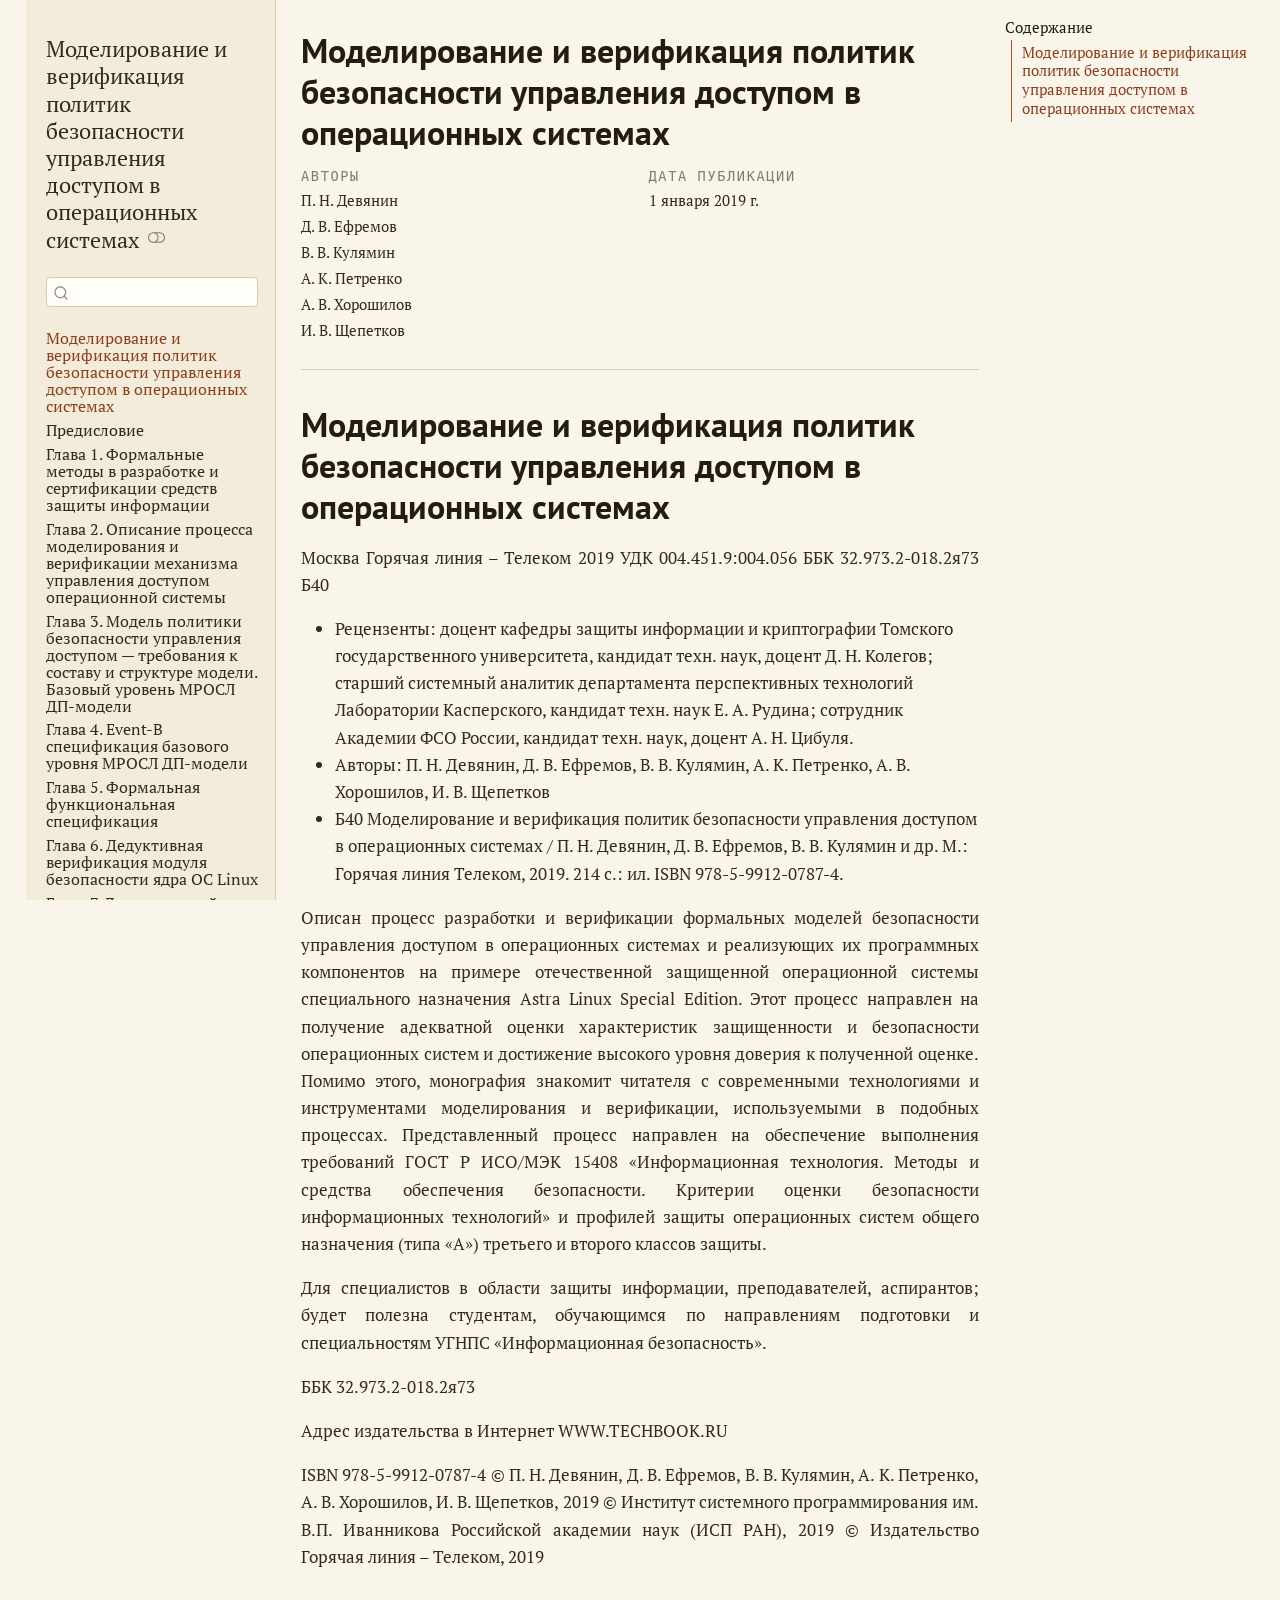
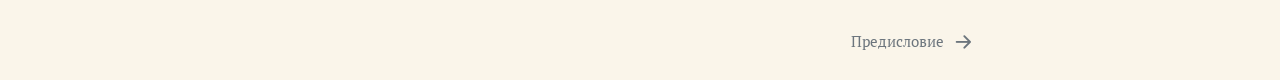
<file: index.html>
<!DOCTYPE html>
<html xmlns="http://www.w3.org/1999/xhtml" lang="ru" xml:lang="ru"><head>

<meta charset="utf-8">
<meta name="generator" content="quarto-1.9.38">

<meta name="viewport" content="width=device-width, initial-scale=1.0, user-scalable=yes">

<meta name="author" content="П. Н. Девянин">
<meta name="author" content="Д. В. Ефремов">
<meta name="author" content="В. В. Кулямин">
<meta name="author" content="А. К. Петренко">
<meta name="author" content="А. В. Хорошилов">
<meta name="author" content="И. В. Щепетков">

<title>Моделирование и верификация политик безопасности управления доступом в операционных системах</title>
<style>
/* Default styles provided by pandoc.
** See https://pandoc.org/MANUAL.html#variables-for-html for config info.
*/
code{white-space: pre-wrap;}
span.smallcaps{font-variant: small-caps;}
div.columns{display: flex; gap: min(4vw, 1.5em);}
div.column{flex: auto; overflow-x: auto;}
div.hanging-indent{margin-left: 1.5em; text-indent: -1.5em;}
ul.task-list{list-style: none;}
ul.task-list li input[type="checkbox"] {
  width: 0.8em;
  margin: 0 0.8em 0.2em -1em; /* quarto-specific, see https://github.com/quarto-dev/quarto-cli/issues/4556 */ 
  vertical-align: middle;
}
</style>


<script src="site_libs/quarto-nav/quarto-nav.js"></script>
<script src="site_libs/quarto-nav/headroom.min.js"></script>
<script src="site_libs/clipboard/clipboard.min.js"></script>
<script src="site_libs/quarto-search/autocomplete.umd.js"></script>
<script src="site_libs/quarto-search/fuse.min.js"></script>
<script src="site_libs/quarto-search/quarto-search.js"></script>
<meta name="quarto:offset" content="./">
<link href="./chapters/00-preface.html" rel="next">
<script src="site_libs/quarto-html/quarto.js" type="module"></script>
<script src="site_libs/quarto-html/tabsets/tabsets.js" type="module"></script>
<script src="site_libs/quarto-html/popper.min.js"></script>
<script src="site_libs/quarto-html/tippy.umd.min.js"></script>
<script src="site_libs/quarto-html/anchor.min.js"></script>
<link href="site_libs/quarto-html/tippy.css" rel="stylesheet">
<link href="site_libs/quarto-html/quarto-syntax-highlighting-375f9023c1da6849cf4f3d7f8accab6b.css" rel="stylesheet" class="quarto-color-scheme" id="quarto-text-highlighting-styles">
<link href="site_libs/quarto-html/quarto-syntax-highlighting-dark-3d3bc5d9f0e246eedfcea4a82b2f9c37.css" rel="stylesheet" class="quarto-color-scheme quarto-color-alternate" id="quarto-text-highlighting-styles">
<link href="site_libs/quarto-html/quarto-syntax-highlighting-375f9023c1da6849cf4f3d7f8accab6b.css" rel="stylesheet" class="quarto-color-scheme-extra" id="quarto-text-highlighting-styles">
<script src="site_libs/bootstrap/bootstrap.min.js"></script>
<link href="site_libs/bootstrap/bootstrap-icons.css" rel="stylesheet">
<link href="site_libs/bootstrap/bootstrap-ed1fd0ee0f3adaff5c7428ac643e46f0.min.css" rel="stylesheet" append-hash="true" class="quarto-color-scheme" id="quarto-bootstrap" data-mode="light">
<link href="site_libs/bootstrap/bootstrap-dark-9a2e7d1445780d7bd2217ec9235f2869.min.css" rel="stylesheet" append-hash="true" class="quarto-color-scheme quarto-color-alternate" id="quarto-bootstrap" data-mode="dark">
<link href="site_libs/bootstrap/bootstrap-ed1fd0ee0f3adaff5c7428ac643e46f0.min.css" rel="stylesheet" append-hash="true" class="quarto-color-scheme-extra" id="quarto-bootstrap" data-mode="light">
<script id="quarto-search-options" type="application/json">{
  "location": "sidebar",
  "copy-button": false,
  "collapse-after": 3,
  "panel-placement": "start",
  "type": "textbox",
  "limit": 50,
  "keyboard-shortcut": [
    "f",
    "/",
    "s"
  ],
  "show-item-context": false,
  "language": {
    "search-no-results-text": "Поиск не дал результатов",
    "search-matching-documents-text": "Результаты поиска",
    "search-copy-link-title": "Скопировать ссылку",
    "search-hide-matches-text": "Скрыть дополнительные результаты",
    "search-more-match-text": "дополнительный результат в этом документе",
    "search-more-matches-text": "дополнительных результата(-ов) в этом документе",
    "search-clear-button-title": "Очистить",
    "search-text-placeholder": "",
    "search-detached-cancel-button-title": "Отменить",
    "search-submit-button-title": "Найти",
    "search-label": "Поиск"
  }
}</script>


</head>

<body class="nav-sidebar floating quarto-light"><script id="quarto-html-before-body" type="application/javascript">
    const toggleBodyColorMode = (bsSheetEl) => {
      const mode = bsSheetEl.getAttribute("data-mode");
      const bodyEl = window.document.querySelector("body");
      if (mode === "dark") {
        bodyEl.classList.add("quarto-dark");
        bodyEl.classList.remove("quarto-light");
      } else {
        bodyEl.classList.add("quarto-light");
        bodyEl.classList.remove("quarto-dark");
      }
    }
    const toggleBodyColorPrimary = () => {
      const bsSheetEl = window.document.querySelector("link#quarto-bootstrap:not([rel=disabled-stylesheet])");
      if (bsSheetEl) {
        toggleBodyColorMode(bsSheetEl);
      }
    }
    const setColorSchemeToggle = (alternate) => {
      const toggles = window.document.querySelectorAll('.quarto-color-scheme-toggle');
      for (let i=0; i < toggles.length; i++) {
        const toggle = toggles[i];
        if (toggle) {
          if (alternate) {
            toggle.classList.add("alternate");
          } else {
            toggle.classList.remove("alternate");
          }
        }
      }
    };
    const toggleColorMode = (alternate) => {
      // Switch the stylesheets
      const primaryStylesheets = window.document.querySelectorAll('link.quarto-color-scheme:not(.quarto-color-alternate)');
      const alternateStylesheets = window.document.querySelectorAll('link.quarto-color-scheme.quarto-color-alternate');
      manageTransitions('#quarto-margin-sidebar .nav-link', false);
      if (alternate) {
        // note: dark is layered on light, we don't disable primary!
        enableStylesheet(alternateStylesheets);
        for (const sheetNode of alternateStylesheets) {
          if (sheetNode.id === "quarto-bootstrap") {
            toggleBodyColorMode(sheetNode);
          }
        }
      } else {
        disableStylesheet(alternateStylesheets);
        enableStylesheet(primaryStylesheets)
        toggleBodyColorPrimary();
      }
      manageTransitions('#quarto-margin-sidebar .nav-link', true);
      // Switch the toggles
      setColorSchemeToggle(alternate)
      // Hack to workaround the fact that safari doesn't
      // properly recolor the scrollbar when toggling (#1455)
      if (navigator.userAgent.indexOf('Safari') > 0 && navigator.userAgent.indexOf('Chrome') == -1) {
        manageTransitions("body", false);
        window.scrollTo(0, 1);
        setTimeout(() => {
          window.scrollTo(0, 0);
          manageTransitions("body", true);
        }, 40);
      }
    }
    const disableStylesheet = (stylesheets) => {
      for (let i=0; i < stylesheets.length; i++) {
        const stylesheet = stylesheets[i];
        stylesheet.rel = 'disabled-stylesheet';
      }
    }
    const enableStylesheet = (stylesheets) => {
      for (let i=0; i < stylesheets.length; i++) {
        const stylesheet = stylesheets[i];
        if(stylesheet.rel !== 'stylesheet') { // for Chrome, which will still FOUC without this check
          stylesheet.rel = 'stylesheet';
        }
      }
    }
    const manageTransitions = (selector, allowTransitions) => {
      const els = window.document.querySelectorAll(selector);
      for (let i=0; i < els.length; i++) {
        const el = els[i];
        if (allowTransitions) {
          el.classList.remove('notransition');
        } else {
          el.classList.add('notransition');
        }
      }
    }
    const isFileUrl = () => {
      return window.location.protocol === 'file:';
    }
    const hasAlternateSentinel = () => {
      let styleSentinel = getColorSchemeSentinel();
      if (styleSentinel !== null) {
        return styleSentinel === "alternate";
      } else {
        return false;
      }
    }
    const setStyleSentinel = (alternate) => {
      const value = alternate ? "alternate" : "default";
      if (!isFileUrl()) {
        window.localStorage.setItem("quarto-color-scheme", value);
      } else {
        localAlternateSentinel = value;
      }
    }
    const getColorSchemeSentinel = () => {
      if (!isFileUrl()) {
        const storageValue = window.localStorage.getItem("quarto-color-scheme");
        return storageValue != null ? storageValue : localAlternateSentinel;
      } else {
        return localAlternateSentinel;
      }
    }
    const toggleGiscusIfUsed = (isAlternate, darkModeDefault) => {
      const baseTheme = document.querySelector('#giscus-base-theme')?.value ?? 'light';
      const alternateTheme = document.querySelector('#giscus-alt-theme')?.value ?? 'dark';
      let newTheme = '';
      if(authorPrefersDark) {
        newTheme = isAlternate ? baseTheme : alternateTheme;
      } else {
        newTheme = isAlternate ? alternateTheme : baseTheme;
      }
      const changeGiscusTheme = () => {
        // From: https://github.com/giscus/giscus/issues/336
        const sendMessage = (message) => {
          const iframe = document.querySelector('iframe.giscus-frame');
          if (!iframe) return;
          iframe.contentWindow.postMessage({ giscus: message }, 'https://giscus.app');
        }
        sendMessage({
          setConfig: {
            theme: newTheme
          }
        });
      }
      const isGiscussLoaded = window.document.querySelector('iframe.giscus-frame') !== null;
      if (isGiscussLoaded) {
        changeGiscusTheme();
      }
    };
    const authorPrefersDark = false;
    const queryPrefersDark = window.matchMedia('(prefers-color-scheme: dark)');
    const darkModeDefault = queryPrefersDark.matches;
      document.querySelector('link#quarto-text-highlighting-styles.quarto-color-scheme-extra').rel = 'disabled-stylesheet';
      document.querySelector('link#quarto-bootstrap.quarto-color-scheme-extra').rel = 'disabled-stylesheet';
    let localAlternateSentinel = darkModeDefault ? 'alternate' : 'default';
    // Dark / light mode switch
    window.quartoToggleColorScheme = () => {
      // Read the current dark / light value
      let toAlternate = !hasAlternateSentinel();
      toggleColorMode(toAlternate);
      setStyleSentinel(toAlternate);
      toggleGiscusIfUsed(toAlternate, darkModeDefault);
      window.dispatchEvent(new Event('resize'));
    };
    queryPrefersDark.addEventListener("change", e => {
      if(window.localStorage.getItem("quarto-color-scheme") !== null)
        return;
      const alternate = e.matches
      toggleColorMode(alternate);
      localAlternateSentinel = e.matches ? 'alternate' : 'default'; // this is used alongside local storage!
      toggleGiscusIfUsed(alternate, darkModeDefault);
    });
    // Switch to dark mode if need be
    if (hasAlternateSentinel()) {
      toggleColorMode(true);
    } else {
      toggleColorMode(false);
    }
  </script>

<div id="quarto-search-results"></div>
  <header id="quarto-header" class="headroom fixed-top">
  <nav class="quarto-secondary-nav">
    <div class="container-fluid d-flex">
      <button type="button" class="quarto-btn-toggle btn" data-bs-toggle="collapse" role="button" data-bs-target=".quarto-sidebar-collapse-item" aria-controls="quarto-sidebar" aria-expanded="false" aria-label="Переключить боковую панель навигации" onclick="if (window.quartoToggleHeadroom) { window.quartoToggleHeadroom(); }">
        <i class="bi bi-layout-text-sidebar-reverse"></i>
      </button>
        <nav class="quarto-page-breadcrumbs" aria-label="breadcrumb"><ol class="breadcrumb"><li class="breadcrumb-item"><a href="./index.html"><span class="chapter-title">Моделирование и верификация политик безопасности управления доступом в операционных системах</span></a></li></ol></nav>
        <a class="flex-grow-1" role="navigation" data-bs-toggle="collapse" data-bs-target=".quarto-sidebar-collapse-item" aria-controls="quarto-sidebar" aria-expanded="false" aria-label="Переключить боковую панель навигации" onclick="if (window.quartoToggleHeadroom) { window.quartoToggleHeadroom(); }">      
        </a>
      <button type="button" class="btn quarto-search-button" aria-label="Поиск" onclick="window.quartoOpenSearch();">
        <i class="bi bi-search"></i>
      </button>
    </div>
  </nav>
</header>
<!-- content -->
<div id="quarto-content" class="quarto-container page-columns page-rows-contents page-layout-article">
<!-- sidebar -->
  <nav id="quarto-sidebar" class="sidebar collapse collapse-horizontal quarto-sidebar-collapse-item sidebar-navigation floating overflow-auto">
    <div class="pt-lg-2 mt-2 text-left sidebar-header">
    <div class="sidebar-title mb-0 py-0">
      <a href="./">Моделирование и верификация политик безопасности управления доступом в операционных системах</a> 
        <div class="sidebar-tools-main">
  <a href="" class="quarto-color-scheme-toggle quarto-navigation-tool  px-1" onclick="window.quartoToggleColorScheme(); return false;" title="Переключить темный режим"><i class="bi"></i></a>
</div>
    </div>
      </div>
        <div class="mt-2 flex-shrink-0 align-items-center">
        <div class="sidebar-search">
        <div id="quarto-search" class="" title="Поиск"></div>
        </div>
        </div>
    <div class="sidebar-menu-container"> 
    <ul class="list-unstyled mt-1">
        <li class="sidebar-item">
  <div class="sidebar-item-container"> 
  <a href="./index.html" class="sidebar-item-text sidebar-link active"><span class="chapter-title">Моделирование и верификация политик безопасности управления доступом в операционных системах</span></a>
  </div>
</li>
        <li class="sidebar-item">
  <div class="sidebar-item-container"> 
  <a href="./chapters/00-preface.html" class="sidebar-item-text sidebar-link"><span class="chapter-title">Предисловие</span></a>
  </div>
</li>
        <li class="sidebar-item">
  <div class="sidebar-item-container"> 
  <a href="./chapters/01-formal-methods.html" class="sidebar-item-text sidebar-link"><span class="chapter-title">Глава 1. Формальные методы в разработке и сертификации средств защиты информации</span></a>
  </div>
</li>
        <li class="sidebar-item">
  <div class="sidebar-item-container"> 
  <a href="./chapters/02-process.html" class="sidebar-item-text sidebar-link"><span class="chapter-title">Глава 2. Описание процесса моделирования и верификации механизма управления доступом операционной системы</span></a>
  </div>
</li>
        <li class="sidebar-item">
  <div class="sidebar-item-container"> 
  <a href="./chapters/03-model.html" class="sidebar-item-text sidebar-link"><span class="chapter-title">Глава 3. Модель политики безопасности управления доступом — требования к составу и структуре модели. Базовый уровень МРОСЛ ДП-модели</span></a>
  </div>
</li>
        <li class="sidebar-item">
  <div class="sidebar-item-container"> 
  <a href="./chapters/04-event-b.html" class="sidebar-item-text sidebar-link"><span class="chapter-title">Глава 4. Event-B спецификация базового уровня МРОСЛ ДП-модели</span></a>
  </div>
</li>
        <li class="sidebar-item">
  <div class="sidebar-item-container"> 
  <a href="./chapters/05-functional-spec.html" class="sidebar-item-text sidebar-link"><span class="chapter-title">Глава 5. Формальная функциональная спецификация</span></a>
  </div>
</li>
        <li class="sidebar-item">
  <div class="sidebar-item-container"> 
  <a href="./chapters/06-deductive-verification.html" class="sidebar-item-text sidebar-link"><span class="chapter-title">Глава 6. Дедуктивная верификация модуля безопасности ядра ОС Linux</span></a>
  </div>
</li>
        <li class="sidebar-item">
  <div class="sidebar-item-container"> 
  <a href="./chapters/07-dynamic-monitoring.html" class="sidebar-item-text sidebar-link"><span class="chapter-title">Глава 7. Динамический мониторинг</span></a>
  </div>
</li>
        <li class="sidebar-item">
  <div class="sidebar-item-container"> 
  <a href="./chapters/conclusion.html" class="sidebar-item-text sidebar-link"><span class="chapter-title">Заключение</span></a>
  </div>
</li>
        <li class="sidebar-item">
  <div class="sidebar-item-container"> 
  <a href="./chapters/abbreviations.html" class="sidebar-item-text sidebar-link"><span class="chapter-title">Используемые сокращения и обозначения</span></a>
  </div>
</li>
        <li class="sidebar-item">
  <div class="sidebar-item-container"> 
  <a href="./chapters/bibliography.html" class="sidebar-item-text sidebar-link"><span class="chapter-title">Литература</span></a>
  </div>
</li>
        <li class="sidebar-item">
  <div class="sidebar-item-container"> 
  <a href="./chapters/appendix-a.html" class="sidebar-item-text sidebar-link"><span class="chapter-title">Приложение А. Язык спецификаций Event-B</span></a>
  </div>
</li>
        <li class="sidebar-item">
  <div class="sidebar-item-container"> 
  <a href="./chapters/appendix-b.html" class="sidebar-item-text sidebar-link"><span class="chapter-title">Приложение В. Среда разработки и верификации на языке Event-B</span></a>
  </div>
</li>
        <li class="sidebar-item">
  <div class="sidebar-item-container"> 
  <a href="./chapters/colophon.html" class="sidebar-item-text sidebar-link"><span class="chapter-title">Научное издание</span></a>
  </div>
</li>
    </ul>
    </div>
</nav>
<div id="quarto-sidebar-glass" class="quarto-sidebar-collapse-item" data-bs-toggle="collapse" data-bs-target=".quarto-sidebar-collapse-item"></div>
<!-- margin-sidebar -->
    <div id="quarto-margin-sidebar" class="sidebar margin-sidebar">
        <nav id="TOC" role="doc-toc" class="toc-active">
    <h2 id="toc-title">Содержание</h2>
   
  <ul>
  <li><a href="#моделирование-и-верификация-политик-безопасности-управления-доступом-в-операционных-системах" id="toc-моделирование-и-верификация-политик-безопасности-управления-доступом-в-операционных-системах" class="nav-link active" data-scroll-target="#моделирование-и-верификация-политик-безопасности-управления-доступом-в-операционных-системах">Моделирование и верификация политик безопасности управления доступом в операционных системах</a></li>
  </ul>
</nav>
    </div>
<!-- main -->
<main class="content" id="quarto-document-content">


<header id="title-block-header" class="quarto-title-block default">
<div class="quarto-title">
<h1 class="title">Моделирование и верификация политик безопасности управления доступом в операционных системах</h1>
</div>



<div class="quarto-title-meta">

    <div>
    <div class="quarto-title-meta-heading">Авторы</div>
    <div class="quarto-title-meta-contents">
             <p>П. Н. Девянин </p>
             <p>Д. В. Ефремов </p>
             <p>В. В. Кулямин </p>
             <p>А. К. Петренко </p>
             <p>А. В. Хорошилов </p>
             <p>И. В. Щепетков </p>
          </div>
  </div>
    
    <div>
    <div class="quarto-title-meta-heading">Дата публикации</div>
    <div class="quarto-title-meta-contents">
      <p class="date">1 января 2019 г.</p>
    </div>
  </div>
  
    
  </div>
  


</header>


<section id="моделирование-и-верификация-политик-безопасности-управления-доступом-в-операционных-системах" class="level1">
<h1>Моделирование и верификация политик безопасности управления доступом в операционных системах</h1>
<p>Москва Горячая линия – Телеком 2019 УДК 004.451.9:004.056 ББК 32.973.2-018.2я73 Б40</p>
<ul>
<li>Рецензенты: доцент кафедры защиты информации и криптографии Томского государственного университета, кандидат техн. наук, доцент Д. Н. Колегов; старший системный аналитик департамента перспективных технологий Лаборатории Касперского, кандидат техн. наук Е. А. Рудина; сотрудник Академии ФСО России, кандидат техн. наук, доцент А. Н. Цибуля.</li>
<li>Авторы: П. Н. Девянин, Д. В. Ефремов, В. В. Кулямин, А. К. Петренко, А. В. Хорошилов, И. В. Щепетков</li>
<li>Б40 Моделирование и верификация политик безопасности управления доступом в операционных системах / П. Н. Девянин, Д. В. Ефремов, В. В. Кулямин и др. М.: Горячая линия Телеком, 2019. 214 с.: ил. ISBN 978-5-9912-0787-4.</li>
</ul>
<p>Описан процесс разработки и верификации формальных моделей безопасности управления доступом в операционных системах и реализующих их программных компонентов на примере отечественной защищенной операционной системы специального назначения Astra Linux Special Edition. Этот процесс направлен на получение адекватной оценки характеристик защищенности и безопасности операционных систем и достижение высокого уровня доверия к полученной оценке. Помимо этого, монография знакомит читателя с современными технологиями и инструментами моделирования и верификации, используемыми в подобных процессах. Представленный процесс направлен на обеспечение выполнения требований ГОСТ Р ИСО/МЭК 15408 «Информационная технология. Методы и средства обеспечения безопасности. Критерии оценки безопасности информационных технологий» и профилей защиты операционных систем общего назначения (типа «А») третьего и второго классов защиты.</p>
<p>Для специалистов в области защиты информации, преподавателей, аспирантов; будет полезна студентам, обучающимся по направлениям подготовки и специальностям УГНПС «Информационная безопасность».</p>
<p>ББК 32.973.2-018.2я73</p>
<p>Адрес издательства в Интернет WWW.TECHBOOK.RU</p>
<p>ISBN 978-5-9912-0787-4 © П. Н. Девянин, Д. В. Ефремов, В. В. Кулямин, А. К. Петренко, А. В. Хорошилов, И. В. Щепетков, 2019 © Институт системного программирования им. В.П. Иванникова Российской академии наук (ИСП РАН), 2019 © Издательство Горячая линия – Телеком, 2019</p>


</section>

</main> <!-- /main -->
<!-- Normalize Graphviz (dot) figures so the book's diagram CSS can size them.
     Quarto stamps dot <svg> with a fixed width/height (default 7x5in) and an inline
     style="max-width:none", which forces the wrong aspect ratio (vertical whitespace)
     and defeats the responsive max-width in theme.scss. Removing the forced width/height
     lets the intrinsic viewBox drive the aspect; clearing the inline max-* lets the
     stylesheet cap the width. Mermaid manages its own sizing, so we touch dot only. -->
<script>
(function () {
  function fit() {
    document.querySelectorAll('main.content div.cell svg').forEach(function (svg) {
      if (!svg.querySelector(':scope > g.graph')) return;   // graphviz output only
      svg.removeAttribute('width');
      svg.removeAttribute('height');
      svg.style.maxWidth = '';
      svg.style.maxHeight = '';
    });
  }
  if (document.readyState !== 'loading') fit();
  else document.addEventListener('DOMContentLoaded', fit);
})();
</script>
<script id="quarto-html-after-body" type="application/javascript">
  window.document.addEventListener("DOMContentLoaded", function (event) {
    // Ensure there is a toggle, if there isn't float one in the top right
    if (window.document.querySelector('.quarto-color-scheme-toggle') === null) {
      const a = window.document.createElement('a');
      a.classList.add('top-right');
      a.classList.add('quarto-color-scheme-toggle');
      a.href = "";
      a.onclick = function() { try { window.quartoToggleColorScheme(); } catch {} return false; };
      const i = window.document.createElement("i");
      i.classList.add('bi');
      a.appendChild(i);
      window.document.body.appendChild(a);
    }
    setColorSchemeToggle(hasAlternateSentinel())
    const icon = "";
    const anchorJS = new window.AnchorJS();
    anchorJS.options = {
      placement: 'right',
      icon: icon
    };
    anchorJS.add('.anchored');
    const isCodeAnnotation = (el) => {
      for (const clz of el.classList) {
        if (clz.startsWith('code-annotation-')) {                     
          return true;
        }
      }
      return false;
    }
    const onCopySuccess = function(e) {
      // button target
      const button = e.trigger;
      // don't keep focus
      button.blur();
      // flash "checked"
      button.classList.add('code-copy-button-checked');
      var currentTitle = button.getAttribute("title");
      button.setAttribute("title", "Скопировано");
      let tooltip;
      if (window.bootstrap) {
        button.setAttribute("data-bs-toggle", "tooltip");
        button.setAttribute("data-bs-placement", "left");
        button.setAttribute("data-bs-title", "Скопировано");
        tooltip = new bootstrap.Tooltip(button, 
          { trigger: "manual", 
            customClass: "code-copy-button-tooltip",
            offset: [0, -8]});
        tooltip.show();    
      }
      setTimeout(function() {
        if (tooltip) {
          tooltip.hide();
          button.removeAttribute("data-bs-title");
          button.removeAttribute("data-bs-toggle");
          button.removeAttribute("data-bs-placement");
        }
        button.setAttribute("title", currentTitle);
        button.classList.remove('code-copy-button-checked');
      }, 1000);
      // clear code selection
      e.clearSelection();
    }
    const getTextToCopy = function(trigger) {
      const outerScaffold = trigger.parentElement.cloneNode(true);
      const codeEl = outerScaffold.querySelector('code');
      for (const childEl of codeEl.children) {
        if (isCodeAnnotation(childEl)) {
          childEl.remove();
        }
      }
      return codeEl.innerText;
    }
    const clipboard = new window.ClipboardJS('.code-copy-button:not([data-in-quarto-modal])', {
      text: getTextToCopy
    });
    clipboard.on('success', onCopySuccess);
    if (window.document.getElementById('quarto-embedded-source-code-modal')) {
      const clipboardModal = new window.ClipboardJS('.code-copy-button[data-in-quarto-modal]', {
        text: getTextToCopy,
        container: window.document.getElementById('quarto-embedded-source-code-modal')
      });
      clipboardModal.on('success', onCopySuccess);
    }
      var localhostRegex = new RegExp(/^(?:http|https):\/\/localhost\:?[0-9]*\//);
      var mailtoRegex = new RegExp(/^mailto:/);
        var filterRegex = new RegExp("https:\/\/eventb-rossi\.github\.io\/security_monograph\/");
      var isInternal = (href) => {
          return filterRegex.test(href) || localhostRegex.test(href) || mailtoRegex.test(href);
      }
      // Inspect non-navigation links and adorn them if external
     var links = window.document.querySelectorAll('a[href]:not(.nav-link):not(.navbar-brand):not(.toc-action):not(.sidebar-link):not(.sidebar-item-toggle):not(.pagination-link):not(.no-external):not([aria-hidden]):not(.dropdown-item):not(.quarto-navigation-tool):not(.about-link)');
      for (var i=0; i<links.length; i++) {
        const link = links[i];
        if (!isInternal(link.href)) {
          // undo the damage that might have been done by quarto-nav.js in the case of
          // links that we want to consider external
          if (link.dataset.originalHref !== undefined) {
            link.href = link.dataset.originalHref;
          }
        }
      }
    function tippyHover(el, contentFn, onTriggerFn, onUntriggerFn) {
      const config = {
        allowHTML: true,
        maxWidth: 500,
        delay: 100,
        arrow: false,
        appendTo: function(el) {
            return el.parentElement;
        },
        interactive: true,
        interactiveBorder: 10,
        theme: 'quarto',
        placement: 'bottom-start',
      };
      if (contentFn) {
        config.content = contentFn;
      }
      if (onTriggerFn) {
        config.onTrigger = onTriggerFn;
      }
      if (onUntriggerFn) {
        config.onUntrigger = onUntriggerFn;
      }
      window.tippy(el, config); 
    }
    const noterefs = window.document.querySelectorAll('a[role="doc-noteref"]');
    for (var i=0; i<noterefs.length; i++) {
      const ref = noterefs[i];
      tippyHover(ref, function() {
        // use id or data attribute instead here
        let href = ref.getAttribute('data-footnote-href') || ref.getAttribute('href');
        try { href = new URL(href).hash; } catch {}
        const id = href.replace(/^#\/?/, "");
        const note = window.document.getElementById(id);
        if (note) {
          return note.innerHTML;
        } else {
          return "";
        }
      });
    }
    const xrefs = window.document.querySelectorAll('a.quarto-xref');
    const processXRef = (id, note) => {
      // Strip column container classes
      const stripColumnClz = (el) => {
        el.classList.remove("page-full", "page-columns");
        if (el.children) {
          for (const child of el.children) {
            stripColumnClz(child);
          }
        }
      }
      stripColumnClz(note)
      if (id === null || id.startsWith('sec-')) {
        // Special case sections, only their first couple elements
        const container = document.createElement("div");
        if (note.children && note.children.length > 2) {
          container.appendChild(note.children[0].cloneNode(true));
          for (let i = 1; i < note.children.length; i++) {
            const child = note.children[i];
            if (child.tagName === "P" && child.innerText === "") {
              continue;
            } else {
              container.appendChild(child.cloneNode(true));
              break;
            }
          }
          if (window.Quarto?.typesetMath) {
            window.Quarto.typesetMath(container);
          }
          return container.innerHTML
        } else {
          if (window.Quarto?.typesetMath) {
            window.Quarto.typesetMath(note);
          }
          return note.innerHTML;
        }
      } else {
        // Remove any anchor links if they are present
        const anchorLink = note.querySelector('a.anchorjs-link');
        if (anchorLink) {
          anchorLink.remove();
        }
        if (window.Quarto?.typesetMath) {
          window.Quarto.typesetMath(note);
        }
        if (note.classList.contains("callout")) {
          return note.outerHTML;
        } else {
          return note.innerHTML;
        }
      }
    }
    for (var i=0; i<xrefs.length; i++) {
      const xref = xrefs[i];
      tippyHover(xref, undefined, function(instance) {
        instance.disable();
        let url = xref.getAttribute('href');
        let hash = undefined; 
        if (url.startsWith('#')) {
          hash = url;
        } else {
          try { hash = new URL(url).hash; } catch {}
        }
        if (hash) {
          const id = hash.replace(/^#\/?/, "");
          const note = window.document.getElementById(id);
          if (note !== null) {
            try {
              const html = processXRef(id, note.cloneNode(true));
              instance.setContent(html);
            } finally {
              instance.enable();
              instance.show();
            }
          } else {
            // See if we can fetch this
            fetch(url.split('#')[0])
            .then(res => res.text())
            .then(html => {
              const parser = new DOMParser();
              const htmlDoc = parser.parseFromString(html, "text/html");
              const note = htmlDoc.getElementById(id);
              if (note !== null) {
                const html = processXRef(id, note);
                instance.setContent(html);
              } 
            }).finally(() => {
              instance.enable();
              instance.show();
            });
          }
        } else {
          // See if we can fetch a full url (with no hash to target)
          // This is a special case and we should probably do some content thinning / targeting
          fetch(url)
          .then(res => res.text())
          .then(html => {
            const parser = new DOMParser();
            const htmlDoc = parser.parseFromString(html, "text/html");
            const note = htmlDoc.querySelector('main.content');
            if (note !== null) {
              // This should only happen for chapter cross references
              // (since there is no id in the URL)
              // remove the first header
              if (note.children.length > 0 && note.children[0].tagName === "HEADER") {
                note.children[0].remove();
              }
              const html = processXRef(null, note);
              instance.setContent(html);
            } 
          }).finally(() => {
            instance.enable();
            instance.show();
          });
        }
      }, function(instance) {
      });
    }
        let selectedAnnoteEl;
        const selectorForAnnotation = ( cell, annotation) => {
          let cellAttr = 'data-code-cell="' + cell + '"';
          let lineAttr = 'data-code-annotation="' +  annotation + '"';
          const selector = 'span[' + cellAttr + '][' + lineAttr + ']';
          return selector;
        }
        const selectCodeLines = (annoteEl) => {
          const doc = window.document;
          const targetCell = annoteEl.getAttribute("data-target-cell");
          const targetAnnotation = annoteEl.getAttribute("data-target-annotation");
          const annoteSpan = window.document.querySelector(selectorForAnnotation(targetCell, targetAnnotation));
          const lines = annoteSpan.getAttribute("data-code-lines").split(",");
          const lineIds = lines.map((line) => {
            return targetCell + "-" + line;
          })
          let top = null;
          let height = null;
          let parent = null;
          if (lineIds.length > 0) {
              //compute the position of the single el (top and bottom and make a div)
              const el = window.document.getElementById(lineIds[0]);
              top = el.offsetTop;
              height = el.offsetHeight;
              parent = el.parentElement.parentElement;
            if (lineIds.length > 1) {
              const lastEl = window.document.getElementById(lineIds[lineIds.length - 1]);
              const bottom = lastEl.offsetTop + lastEl.offsetHeight;
              height = bottom - top;
            }
            if (top !== null && height !== null && parent !== null) {
              // cook up a div (if necessary) and position it 
              let div = window.document.getElementById("code-annotation-line-highlight");
              if (div === null) {
                div = window.document.createElement("div");
                div.setAttribute("id", "code-annotation-line-highlight");
                div.style.position = 'absolute';
                parent.appendChild(div);
              }
              div.style.top = top - 2 + "px";
              div.style.height = height + 4 + "px";
              div.style.left = 0;
              let gutterDiv = window.document.getElementById("code-annotation-line-highlight-gutter");
              if (gutterDiv === null) {
                gutterDiv = window.document.createElement("div");
                gutterDiv.setAttribute("id", "code-annotation-line-highlight-gutter");
                gutterDiv.style.position = 'absolute';
                const codeCell = window.document.getElementById(targetCell);
                const gutter = codeCell.querySelector('.code-annotation-gutter');
                gutter.appendChild(gutterDiv);
              }
              gutterDiv.style.top = top - 2 + "px";
              gutterDiv.style.height = height + 4 + "px";
            }
            selectedAnnoteEl = annoteEl;
          }
        };
        const unselectCodeLines = () => {
          const elementsIds = ["code-annotation-line-highlight", "code-annotation-line-highlight-gutter"];
          elementsIds.forEach((elId) => {
            const div = window.document.getElementById(elId);
            if (div) {
              div.remove();
            }
          });
          selectedAnnoteEl = undefined;
        };
          // Handle positioning of the toggle
      window.addEventListener(
        "resize",
        throttle(() => {
          elRect = undefined;
          if (selectedAnnoteEl) {
            selectCodeLines(selectedAnnoteEl);
          }
        }, 10)
      );
      function throttle(fn, ms) {
      let throttle = false;
      let timer;
        return (...args) => {
          if(!throttle) { // first call gets through
              fn.apply(this, args);
              throttle = true;
          } else { // all the others get throttled
              if(timer) clearTimeout(timer); // cancel #2
              timer = setTimeout(() => {
                fn.apply(this, args);
                timer = throttle = false;
              }, ms);
          }
        };
      }
        // Attach click handler to the DT
        const annoteDls = window.document.querySelectorAll('dt[data-target-cell]');
        for (const annoteDlNode of annoteDls) {
          annoteDlNode.addEventListener('click', (event) => {
            const clickedEl = event.target;
            if (clickedEl !== selectedAnnoteEl) {
              unselectCodeLines();
              const activeEl = window.document.querySelector('dt[data-target-cell].code-annotation-active');
              if (activeEl) {
                activeEl.classList.remove('code-annotation-active');
              }
              selectCodeLines(clickedEl);
              clickedEl.classList.add('code-annotation-active');
            } else {
              // Unselect the line
              unselectCodeLines();
              clickedEl.classList.remove('code-annotation-active');
            }
          });
        }
    const findCites = (el) => {
      const parentEl = el.parentElement;
      if (parentEl) {
        const cites = parentEl.dataset.cites;
        if (cites) {
          return {
            el,
            cites: cites.split(' ')
          };
        } else {
          return findCites(el.parentElement)
        }
      } else {
        return undefined;
      }
    };
    var bibliorefs = window.document.querySelectorAll('a[role="doc-biblioref"]');
    for (var i=0; i<bibliorefs.length; i++) {
      const ref = bibliorefs[i];
      const citeInfo = findCites(ref);
      if (citeInfo) {
        tippyHover(citeInfo.el, function() {
          var popup = window.document.createElement('div');
          citeInfo.cites.forEach(function(cite) {
            var citeDiv = window.document.createElement('div');
            citeDiv.classList.add('hanging-indent');
            citeDiv.classList.add('csl-entry');
            var biblioDiv = window.document.getElementById('ref-' + cite);
            if (biblioDiv) {
              citeDiv.innerHTML = biblioDiv.innerHTML;
            }
            popup.appendChild(citeDiv);
          });
          return popup.innerHTML;
        });
      }
    }
  });
  </script>
<nav class="page-navigation">
  <div class="nav-page nav-page-previous">
  </div>
  <div class="nav-page nav-page-next">
      <a href="./chapters/00-preface.html" class="pagination-link" aria-label="Предисловие">
        <span class="nav-page-text"><span class="chapter-title">Предисловие</span></span> <i class="bi bi-arrow-right-short"></i>
      </a>
  </div>
</nav>
</div> <!-- /content -->




</body></html>
</file>
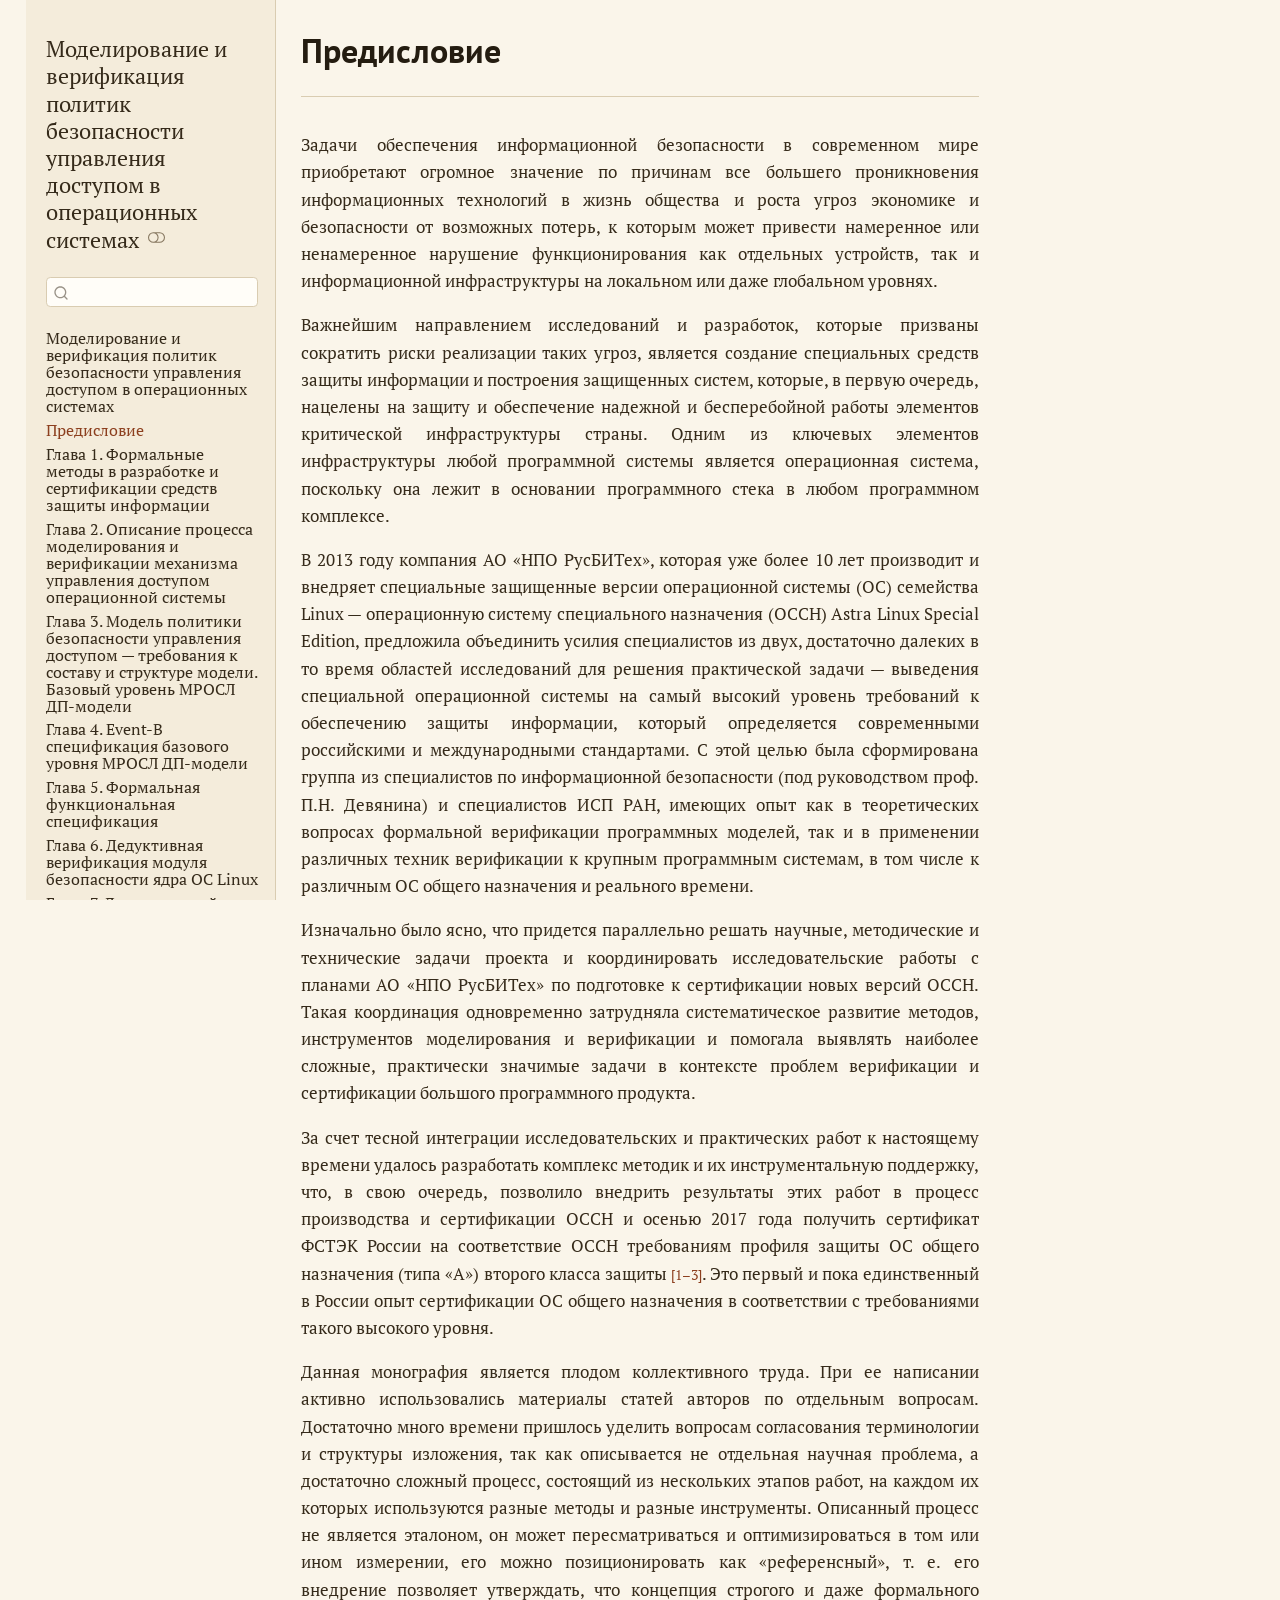
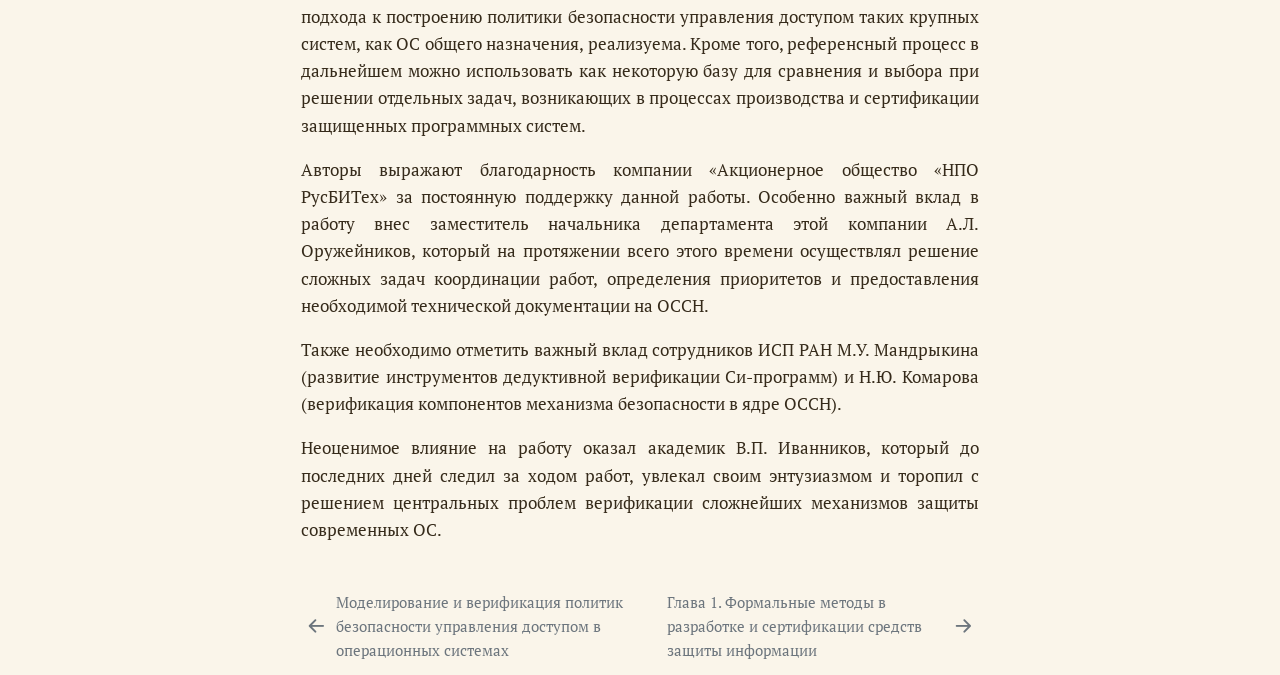
<file: chapters/00-preface.html>
<!DOCTYPE html>
<html xmlns="http://www.w3.org/1999/xhtml" lang="ru" xml:lang="ru"><head>

<meta charset="utf-8">
<meta name="generator" content="quarto-1.9.38">

<meta name="viewport" content="width=device-width, initial-scale=1.0, user-scalable=yes">


<title>Предисловие – Моделирование и верификация политик безопасности управления доступом в операционных системах</title>
<style>
/* Default styles provided by pandoc.
** See https://pandoc.org/MANUAL.html#variables-for-html for config info.
*/
code{white-space: pre-wrap;}
span.smallcaps{font-variant: small-caps;}
div.columns{display: flex; gap: min(4vw, 1.5em);}
div.column{flex: auto; overflow-x: auto;}
div.hanging-indent{margin-left: 1.5em; text-indent: -1.5em;}
ul.task-list{list-style: none;}
ul.task-list li input[type="checkbox"] {
  width: 0.8em;
  margin: 0 0.8em 0.2em -1em; /* quarto-specific, see https://github.com/quarto-dev/quarto-cli/issues/4556 */ 
  vertical-align: middle;
}
</style>


<script src="../site_libs/quarto-nav/quarto-nav.js"></script>
<script src="../site_libs/quarto-nav/headroom.min.js"></script>
<script src="../site_libs/clipboard/clipboard.min.js"></script>
<script src="../site_libs/quarto-search/autocomplete.umd.js"></script>
<script src="../site_libs/quarto-search/fuse.min.js"></script>
<script src="../site_libs/quarto-search/quarto-search.js"></script>
<meta name="quarto:offset" content="../">
<link href="../chapters/01-formal-methods.html" rel="next">
<link href="../index.html" rel="prev">
<script src="../site_libs/quarto-html/quarto.js" type="module"></script>
<script src="../site_libs/quarto-html/tabsets/tabsets.js" type="module"></script>
<script src="../site_libs/quarto-html/popper.min.js"></script>
<script src="../site_libs/quarto-html/tippy.umd.min.js"></script>
<script src="../site_libs/quarto-html/anchor.min.js"></script>
<link href="../site_libs/quarto-html/tippy.css" rel="stylesheet">
<link href="../site_libs/quarto-html/quarto-syntax-highlighting-375f9023c1da6849cf4f3d7f8accab6b.css" rel="stylesheet" class="quarto-color-scheme" id="quarto-text-highlighting-styles">
<link href="../site_libs/quarto-html/quarto-syntax-highlighting-dark-3d3bc5d9f0e246eedfcea4a82b2f9c37.css" rel="stylesheet" class="quarto-color-scheme quarto-color-alternate" id="quarto-text-highlighting-styles">
<link href="../site_libs/quarto-html/quarto-syntax-highlighting-375f9023c1da6849cf4f3d7f8accab6b.css" rel="stylesheet" class="quarto-color-scheme-extra" id="quarto-text-highlighting-styles">
<script src="../site_libs/bootstrap/bootstrap.min.js"></script>
<link href="../site_libs/bootstrap/bootstrap-icons.css" rel="stylesheet">
<link href="../site_libs/bootstrap/bootstrap-ed1fd0ee0f3adaff5c7428ac643e46f0.min.css" rel="stylesheet" append-hash="true" class="quarto-color-scheme" id="quarto-bootstrap" data-mode="light">
<link href="../site_libs/bootstrap/bootstrap-dark-9a2e7d1445780d7bd2217ec9235f2869.min.css" rel="stylesheet" append-hash="true" class="quarto-color-scheme quarto-color-alternate" id="quarto-bootstrap" data-mode="dark">
<link href="../site_libs/bootstrap/bootstrap-ed1fd0ee0f3adaff5c7428ac643e46f0.min.css" rel="stylesheet" append-hash="true" class="quarto-color-scheme-extra" id="quarto-bootstrap" data-mode="light">
<script id="quarto-search-options" type="application/json">{
  "location": "sidebar",
  "copy-button": false,
  "collapse-after": 3,
  "panel-placement": "start",
  "type": "textbox",
  "limit": 50,
  "keyboard-shortcut": [
    "f",
    "/",
    "s"
  ],
  "show-item-context": false,
  "language": {
    "search-no-results-text": "Поиск не дал результатов",
    "search-matching-documents-text": "Результаты поиска",
    "search-copy-link-title": "Скопировать ссылку",
    "search-hide-matches-text": "Скрыть дополнительные результаты",
    "search-more-match-text": "дополнительный результат в этом документе",
    "search-more-matches-text": "дополнительных результата(-ов) в этом документе",
    "search-clear-button-title": "Очистить",
    "search-text-placeholder": "",
    "search-detached-cancel-button-title": "Отменить",
    "search-submit-button-title": "Найти",
    "search-label": "Поиск"
  }
}</script>


</head>

<body class="nav-sidebar floating quarto-light"><script id="quarto-html-before-body" type="application/javascript">
    const toggleBodyColorMode = (bsSheetEl) => {
      const mode = bsSheetEl.getAttribute("data-mode");
      const bodyEl = window.document.querySelector("body");
      if (mode === "dark") {
        bodyEl.classList.add("quarto-dark");
        bodyEl.classList.remove("quarto-light");
      } else {
        bodyEl.classList.add("quarto-light");
        bodyEl.classList.remove("quarto-dark");
      }
    }
    const toggleBodyColorPrimary = () => {
      const bsSheetEl = window.document.querySelector("link#quarto-bootstrap:not([rel=disabled-stylesheet])");
      if (bsSheetEl) {
        toggleBodyColorMode(bsSheetEl);
      }
    }
    const setColorSchemeToggle = (alternate) => {
      const toggles = window.document.querySelectorAll('.quarto-color-scheme-toggle');
      for (let i=0; i < toggles.length; i++) {
        const toggle = toggles[i];
        if (toggle) {
          if (alternate) {
            toggle.classList.add("alternate");
          } else {
            toggle.classList.remove("alternate");
          }
        }
      }
    };
    const toggleColorMode = (alternate) => {
      // Switch the stylesheets
      const primaryStylesheets = window.document.querySelectorAll('link.quarto-color-scheme:not(.quarto-color-alternate)');
      const alternateStylesheets = window.document.querySelectorAll('link.quarto-color-scheme.quarto-color-alternate');
      manageTransitions('#quarto-margin-sidebar .nav-link', false);
      if (alternate) {
        // note: dark is layered on light, we don't disable primary!
        enableStylesheet(alternateStylesheets);
        for (const sheetNode of alternateStylesheets) {
          if (sheetNode.id === "quarto-bootstrap") {
            toggleBodyColorMode(sheetNode);
          }
        }
      } else {
        disableStylesheet(alternateStylesheets);
        enableStylesheet(primaryStylesheets)
        toggleBodyColorPrimary();
      }
      manageTransitions('#quarto-margin-sidebar .nav-link', true);
      // Switch the toggles
      setColorSchemeToggle(alternate)
      // Hack to workaround the fact that safari doesn't
      // properly recolor the scrollbar when toggling (#1455)
      if (navigator.userAgent.indexOf('Safari') > 0 && navigator.userAgent.indexOf('Chrome') == -1) {
        manageTransitions("body", false);
        window.scrollTo(0, 1);
        setTimeout(() => {
          window.scrollTo(0, 0);
          manageTransitions("body", true);
        }, 40);
      }
    }
    const disableStylesheet = (stylesheets) => {
      for (let i=0; i < stylesheets.length; i++) {
        const stylesheet = stylesheets[i];
        stylesheet.rel = 'disabled-stylesheet';
      }
    }
    const enableStylesheet = (stylesheets) => {
      for (let i=0; i < stylesheets.length; i++) {
        const stylesheet = stylesheets[i];
        if(stylesheet.rel !== 'stylesheet') { // for Chrome, which will still FOUC without this check
          stylesheet.rel = 'stylesheet';
        }
      }
    }
    const manageTransitions = (selector, allowTransitions) => {
      const els = window.document.querySelectorAll(selector);
      for (let i=0; i < els.length; i++) {
        const el = els[i];
        if (allowTransitions) {
          el.classList.remove('notransition');
        } else {
          el.classList.add('notransition');
        }
      }
    }
    const isFileUrl = () => {
      return window.location.protocol === 'file:';
    }
    const hasAlternateSentinel = () => {
      let styleSentinel = getColorSchemeSentinel();
      if (styleSentinel !== null) {
        return styleSentinel === "alternate";
      } else {
        return false;
      }
    }
    const setStyleSentinel = (alternate) => {
      const value = alternate ? "alternate" : "default";
      if (!isFileUrl()) {
        window.localStorage.setItem("quarto-color-scheme", value);
      } else {
        localAlternateSentinel = value;
      }
    }
    const getColorSchemeSentinel = () => {
      if (!isFileUrl()) {
        const storageValue = window.localStorage.getItem("quarto-color-scheme");
        return storageValue != null ? storageValue : localAlternateSentinel;
      } else {
        return localAlternateSentinel;
      }
    }
    const toggleGiscusIfUsed = (isAlternate, darkModeDefault) => {
      const baseTheme = document.querySelector('#giscus-base-theme')?.value ?? 'light';
      const alternateTheme = document.querySelector('#giscus-alt-theme')?.value ?? 'dark';
      let newTheme = '';
      if(authorPrefersDark) {
        newTheme = isAlternate ? baseTheme : alternateTheme;
      } else {
        newTheme = isAlternate ? alternateTheme : baseTheme;
      }
      const changeGiscusTheme = () => {
        // From: https://github.com/giscus/giscus/issues/336
        const sendMessage = (message) => {
          const iframe = document.querySelector('iframe.giscus-frame');
          if (!iframe) return;
          iframe.contentWindow.postMessage({ giscus: message }, 'https://giscus.app');
        }
        sendMessage({
          setConfig: {
            theme: newTheme
          }
        });
      }
      const isGiscussLoaded = window.document.querySelector('iframe.giscus-frame') !== null;
      if (isGiscussLoaded) {
        changeGiscusTheme();
      }
    };
    const authorPrefersDark = false;
    const queryPrefersDark = window.matchMedia('(prefers-color-scheme: dark)');
    const darkModeDefault = queryPrefersDark.matches;
      document.querySelector('link#quarto-text-highlighting-styles.quarto-color-scheme-extra').rel = 'disabled-stylesheet';
      document.querySelector('link#quarto-bootstrap.quarto-color-scheme-extra').rel = 'disabled-stylesheet';
    let localAlternateSentinel = darkModeDefault ? 'alternate' : 'default';
    // Dark / light mode switch
    window.quartoToggleColorScheme = () => {
      // Read the current dark / light value
      let toAlternate = !hasAlternateSentinel();
      toggleColorMode(toAlternate);
      setStyleSentinel(toAlternate);
      toggleGiscusIfUsed(toAlternate, darkModeDefault);
      window.dispatchEvent(new Event('resize'));
    };
    queryPrefersDark.addEventListener("change", e => {
      if(window.localStorage.getItem("quarto-color-scheme") !== null)
        return;
      const alternate = e.matches
      toggleColorMode(alternate);
      localAlternateSentinel = e.matches ? 'alternate' : 'default'; // this is used alongside local storage!
      toggleGiscusIfUsed(alternate, darkModeDefault);
    });
    // Switch to dark mode if need be
    if (hasAlternateSentinel()) {
      toggleColorMode(true);
    } else {
      toggleColorMode(false);
    }
  </script>

<div id="quarto-search-results"></div>
  <header id="quarto-header" class="headroom fixed-top">
  <nav class="quarto-secondary-nav">
    <div class="container-fluid d-flex">
      <button type="button" class="quarto-btn-toggle btn" data-bs-toggle="collapse" role="button" data-bs-target=".quarto-sidebar-collapse-item" aria-controls="quarto-sidebar" aria-expanded="false" aria-label="Переключить боковую панель навигации" onclick="if (window.quartoToggleHeadroom) { window.quartoToggleHeadroom(); }">
        <i class="bi bi-layout-text-sidebar-reverse"></i>
      </button>
        <nav class="quarto-page-breadcrumbs" aria-label="breadcrumb"><ol class="breadcrumb"><li class="breadcrumb-item"><a href="../chapters/00-preface.html"><span class="chapter-title">Предисловие</span></a></li></ol></nav>
        <a class="flex-grow-1" role="navigation" data-bs-toggle="collapse" data-bs-target=".quarto-sidebar-collapse-item" aria-controls="quarto-sidebar" aria-expanded="false" aria-label="Переключить боковую панель навигации" onclick="if (window.quartoToggleHeadroom) { window.quartoToggleHeadroom(); }">      
        </a>
      <button type="button" class="btn quarto-search-button" aria-label="Поиск" onclick="window.quartoOpenSearch();">
        <i class="bi bi-search"></i>
      </button>
    </div>
  </nav>
</header>
<!-- content -->
<div id="quarto-content" class="quarto-container page-columns page-rows-contents page-layout-article">
<!-- sidebar -->
  <nav id="quarto-sidebar" class="sidebar collapse collapse-horizontal quarto-sidebar-collapse-item sidebar-navigation floating overflow-auto">
    <div class="pt-lg-2 mt-2 text-left sidebar-header">
    <div class="sidebar-title mb-0 py-0">
      <a href="../">Моделирование и верификация политик безопасности управления доступом в операционных системах</a> 
        <div class="sidebar-tools-main">
  <a href="" class="quarto-color-scheme-toggle quarto-navigation-tool  px-1" onclick="window.quartoToggleColorScheme(); return false;" title="Переключить темный режим"><i class="bi"></i></a>
</div>
    </div>
      </div>
        <div class="mt-2 flex-shrink-0 align-items-center">
        <div class="sidebar-search">
        <div id="quarto-search" class="" title="Поиск"></div>
        </div>
        </div>
    <div class="sidebar-menu-container"> 
    <ul class="list-unstyled mt-1">
        <li class="sidebar-item">
  <div class="sidebar-item-container"> 
  <a href="../index.html" class="sidebar-item-text sidebar-link"><span class="chapter-title">Моделирование и верификация политик безопасности управления доступом в операционных системах</span></a>
  </div>
</li>
        <li class="sidebar-item">
  <div class="sidebar-item-container"> 
  <a href="../chapters/00-preface.html" class="sidebar-item-text sidebar-link active"><span class="chapter-title">Предисловие</span></a>
  </div>
</li>
        <li class="sidebar-item">
  <div class="sidebar-item-container"> 
  <a href="../chapters/01-formal-methods.html" class="sidebar-item-text sidebar-link"><span class="chapter-title">Глава 1. Формальные методы в разработке и сертификации средств защиты информации</span></a>
  </div>
</li>
        <li class="sidebar-item">
  <div class="sidebar-item-container"> 
  <a href="../chapters/02-process.html" class="sidebar-item-text sidebar-link"><span class="chapter-title">Глава 2. Описание процесса моделирования и верификации механизма управления доступом операционной системы</span></a>
  </div>
</li>
        <li class="sidebar-item">
  <div class="sidebar-item-container"> 
  <a href="../chapters/03-model.html" class="sidebar-item-text sidebar-link"><span class="chapter-title">Глава 3. Модель политики безопасности управления доступом — требования к составу и структуре модели. Базовый уровень МРОСЛ ДП-модели</span></a>
  </div>
</li>
        <li class="sidebar-item">
  <div class="sidebar-item-container"> 
  <a href="../chapters/04-event-b.html" class="sidebar-item-text sidebar-link"><span class="chapter-title">Глава 4. Event-B спецификация базового уровня МРОСЛ ДП-модели</span></a>
  </div>
</li>
        <li class="sidebar-item">
  <div class="sidebar-item-container"> 
  <a href="../chapters/05-functional-spec.html" class="sidebar-item-text sidebar-link"><span class="chapter-title">Глава 5. Формальная функциональная спецификация</span></a>
  </div>
</li>
        <li class="sidebar-item">
  <div class="sidebar-item-container"> 
  <a href="../chapters/06-deductive-verification.html" class="sidebar-item-text sidebar-link"><span class="chapter-title">Глава 6. Дедуктивная верификация модуля безопасности ядра ОС Linux</span></a>
  </div>
</li>
        <li class="sidebar-item">
  <div class="sidebar-item-container"> 
  <a href="../chapters/07-dynamic-monitoring.html" class="sidebar-item-text sidebar-link"><span class="chapter-title">Глава 7. Динамический мониторинг</span></a>
  </div>
</li>
        <li class="sidebar-item">
  <div class="sidebar-item-container"> 
  <a href="../chapters/conclusion.html" class="sidebar-item-text sidebar-link"><span class="chapter-title">Заключение</span></a>
  </div>
</li>
        <li class="sidebar-item">
  <div class="sidebar-item-container"> 
  <a href="../chapters/abbreviations.html" class="sidebar-item-text sidebar-link"><span class="chapter-title">Используемые сокращения и обозначения</span></a>
  </div>
</li>
        <li class="sidebar-item">
  <div class="sidebar-item-container"> 
  <a href="../chapters/bibliography.html" class="sidebar-item-text sidebar-link"><span class="chapter-title">Литература</span></a>
  </div>
</li>
        <li class="sidebar-item">
  <div class="sidebar-item-container"> 
  <a href="../chapters/appendix-a.html" class="sidebar-item-text sidebar-link"><span class="chapter-title">Приложение А. Язык спецификаций Event-B</span></a>
  </div>
</li>
        <li class="sidebar-item">
  <div class="sidebar-item-container"> 
  <a href="../chapters/appendix-b.html" class="sidebar-item-text sidebar-link"><span class="chapter-title">Приложение В. Среда разработки и верификации на языке Event-B</span></a>
  </div>
</li>
        <li class="sidebar-item">
  <div class="sidebar-item-container"> 
  <a href="../chapters/colophon.html" class="sidebar-item-text sidebar-link"><span class="chapter-title">Научное издание</span></a>
  </div>
</li>
    </ul>
    </div>
</nav>
<div id="quarto-sidebar-glass" class="quarto-sidebar-collapse-item" data-bs-toggle="collapse" data-bs-target=".quarto-sidebar-collapse-item"></div>
<!-- margin-sidebar -->
    <div id="quarto-margin-sidebar" class="sidebar margin-sidebar zindex-bottom">
        
    </div>
<!-- main -->
<main class="content" id="quarto-document-content">


<header id="title-block-header" class="quarto-title-block default">
<div class="quarto-title">
<h1 class="title"><span class="chapter-title">Предисловие</span></h1>
</div>



<div class="quarto-title-meta">

    
  
    
  </div>
  


</header>


<p>Задачи обеспечения информационной безопасности в современном мире приобретают огромное значение по причинам все большего проникновения информационных технологий в жизнь общества и роста угроз экономике и безопасности от возможных потерь, к которым может привести намеренное или ненамеренное нарушение функционирования как отдельных устройств, так и информационной инфраструктуры на локальном или даже глобальном уровнях.</p>
<p>Важнейшим направлением исследований и разработок, которые призваны сократить риски реализации таких угроз, является создание специальных средств защиты информации и построения защищенных систем, которые, в первую очередь, нацелены на защиту и обеспечение надежной и бесперебойной работы элементов критической инфраструктуры страны. Одним из ключевых элементов инфраструктуры любой программной системы является операционная система, поскольку она лежит в основании программного стека в любом программном комплексе.</p>
<p>В 2013 году компания АО «НПО РусБИТех», которая уже более 10 лет производит и внедряет специальные защищенные версии операционной системы (ОС) семейства Linux — операционную систему специального назначения (ОССН) Astra Linux Special Edition, предложила объединить усилия специалистов из двух, достаточно далеких в то время областей исследований для решения практической задачи — выведения специальной операционной системы на самый высокий уровень требований к обеспечению защиты информации, который определяется современными российскими и международными стандартами. С этой целью была сформирована группа из специалистов по информационной безопасности (под руководством проф. П.Н. Девянина) и специалистов ИСП РАН, имеющих опыт как в теоретических вопросах формальной верификации программных моделей, так и в применении различных техник верификации к крупным программным системам, в том числе к различным ОС общего назначения и реального времени.</p>
<p>Изначально было ясно, что придется параллельно решать научные, методические и технические задачи проекта и координировать исследовательские работы с планами АО «НПО РусБИТех» по подготовке к сертификации новых версий ОССН. Такая координация одновременно затрудняла систематическое развитие методов, инструментов моделирования и верификации и помогала выявлять наиболее сложные, практически значимые задачи в контексте проблем верификации и сертификации большого программного продукта.</p>
<p>За счет тесной интеграции исследовательских и практических работ к настоящему времени удалось разработать комплекс методик и их инструментальную поддержку, что, в свою очередь, позволило внедрить результаты этих работ в процесс производства и сертификации ОССН и осенью 2017 года получить сертификат ФСТЭК России на соответствие ОССН требованиям профиля защиты ОС общего назначения (типа «А») второго класса защиты <a href="../chapters/bibliography.html#ref-1">[1–3]</a>. Это первый и пока единственный в России опыт сертификации ОС общего назначения в соответствии с требованиями такого высокого уровня.</p>
<p>Данная монография является плодом коллективного труда. При ее написании активно использовались материалы статей авторов по отдельным вопросам. Достаточно много времени пришлось уделить вопросам согласования терминологии и структуры изложения, так как описывается не отдельная научная проблема, а достаточно сложный процесс, состоящий из нескольких этапов работ, на каждом их которых используются разные методы и разные инструменты. Описанный процесс не является эталоном, он может пересматриваться и оптимизироваться в том или ином измерении, его можно позиционировать как «референсный», т. е. его внедрение позволяет утверждать, что концепция строгого и даже формального подхода к построению политики безопасности управления доступом таких крупных систем, как ОС общего назначения, реализуема. Кроме того, референсный процесс в дальнейшем можно использовать как некоторую базу для сравнения и выбора при решении отдельных задач, возникающих в процессах производства и сертификации защищенных программных систем.</p>
<p>Авторы выражают благодарность компании «Акционерное общество «НПО РусБИТех» за постоянную поддержку данной работы. Особенно важный вклад в работу внес заместитель начальника департамента этой компании А.Л. Оружейников, который на протяжении всего этого времени осуществлял решение сложных задач координации работ, определения приоритетов и предоставления необходимой технической документации на ОССН.</p>
<p>Также необходимо отметить важный вклад сотрудников ИСП РАН М.У. Мандрыкина (развитие инструментов дедуктивной верификации Си-программ) и Н.Ю. Комарова (верификация компонентов механизма безопасности в ядре ОССН).</p>
<p>Неоценимое влияние на работу оказал академик В.П. Иванников, который до последних дней следил за ходом работ, увлекал своим энтузиазмом и торопил с решением центральных проблем верификации сложнейших механизмов защиты современных ОС.</p>



</main> <!-- /main -->
<!-- Normalize Graphviz (dot) figures so the book's diagram CSS can size them.
     Quarto stamps dot <svg> with a fixed width/height (default 7x5in) and an inline
     style="max-width:none", which forces the wrong aspect ratio (vertical whitespace)
     and defeats the responsive max-width in theme.scss. Removing the forced width/height
     lets the intrinsic viewBox drive the aspect; clearing the inline max-* lets the
     stylesheet cap the width. Mermaid manages its own sizing, so we touch dot only. -->
<script>
(function () {
  function fit() {
    document.querySelectorAll('main.content div.cell svg').forEach(function (svg) {
      if (!svg.querySelector(':scope > g.graph')) return;   // graphviz output only
      svg.removeAttribute('width');
      svg.removeAttribute('height');
      svg.style.maxWidth = '';
      svg.style.maxHeight = '';
    });
  }
  if (document.readyState !== 'loading') fit();
  else document.addEventListener('DOMContentLoaded', fit);
})();
</script>
<script id="quarto-html-after-body" type="application/javascript">
  window.document.addEventListener("DOMContentLoaded", function (event) {
    // Ensure there is a toggle, if there isn't float one in the top right
    if (window.document.querySelector('.quarto-color-scheme-toggle') === null) {
      const a = window.document.createElement('a');
      a.classList.add('top-right');
      a.classList.add('quarto-color-scheme-toggle');
      a.href = "";
      a.onclick = function() { try { window.quartoToggleColorScheme(); } catch {} return false; };
      const i = window.document.createElement("i");
      i.classList.add('bi');
      a.appendChild(i);
      window.document.body.appendChild(a);
    }
    setColorSchemeToggle(hasAlternateSentinel())
    const icon = "";
    const anchorJS = new window.AnchorJS();
    anchorJS.options = {
      placement: 'right',
      icon: icon
    };
    anchorJS.add('.anchored');
    const isCodeAnnotation = (el) => {
      for (const clz of el.classList) {
        if (clz.startsWith('code-annotation-')) {                     
          return true;
        }
      }
      return false;
    }
    const onCopySuccess = function(e) {
      // button target
      const button = e.trigger;
      // don't keep focus
      button.blur();
      // flash "checked"
      button.classList.add('code-copy-button-checked');
      var currentTitle = button.getAttribute("title");
      button.setAttribute("title", "Скопировано");
      let tooltip;
      if (window.bootstrap) {
        button.setAttribute("data-bs-toggle", "tooltip");
        button.setAttribute("data-bs-placement", "left");
        button.setAttribute("data-bs-title", "Скопировано");
        tooltip = new bootstrap.Tooltip(button, 
          { trigger: "manual", 
            customClass: "code-copy-button-tooltip",
            offset: [0, -8]});
        tooltip.show();    
      }
      setTimeout(function() {
        if (tooltip) {
          tooltip.hide();
          button.removeAttribute("data-bs-title");
          button.removeAttribute("data-bs-toggle");
          button.removeAttribute("data-bs-placement");
        }
        button.setAttribute("title", currentTitle);
        button.classList.remove('code-copy-button-checked');
      }, 1000);
      // clear code selection
      e.clearSelection();
    }
    const getTextToCopy = function(trigger) {
      const outerScaffold = trigger.parentElement.cloneNode(true);
      const codeEl = outerScaffold.querySelector('code');
      for (const childEl of codeEl.children) {
        if (isCodeAnnotation(childEl)) {
          childEl.remove();
        }
      }
      return codeEl.innerText;
    }
    const clipboard = new window.ClipboardJS('.code-copy-button:not([data-in-quarto-modal])', {
      text: getTextToCopy
    });
    clipboard.on('success', onCopySuccess);
    if (window.document.getElementById('quarto-embedded-source-code-modal')) {
      const clipboardModal = new window.ClipboardJS('.code-copy-button[data-in-quarto-modal]', {
        text: getTextToCopy,
        container: window.document.getElementById('quarto-embedded-source-code-modal')
      });
      clipboardModal.on('success', onCopySuccess);
    }
      var localhostRegex = new RegExp(/^(?:http|https):\/\/localhost\:?[0-9]*\//);
      var mailtoRegex = new RegExp(/^mailto:/);
        var filterRegex = new RegExp("https:\/\/eventb-rossi\.github\.io\/security_monograph\/");
      var isInternal = (href) => {
          return filterRegex.test(href) || localhostRegex.test(href) || mailtoRegex.test(href);
      }
      // Inspect non-navigation links and adorn them if external
     var links = window.document.querySelectorAll('a[href]:not(.nav-link):not(.navbar-brand):not(.toc-action):not(.sidebar-link):not(.sidebar-item-toggle):not(.pagination-link):not(.no-external):not([aria-hidden]):not(.dropdown-item):not(.quarto-navigation-tool):not(.about-link)');
      for (var i=0; i<links.length; i++) {
        const link = links[i];
        if (!isInternal(link.href)) {
          // undo the damage that might have been done by quarto-nav.js in the case of
          // links that we want to consider external
          if (link.dataset.originalHref !== undefined) {
            link.href = link.dataset.originalHref;
          }
        }
      }
    function tippyHover(el, contentFn, onTriggerFn, onUntriggerFn) {
      const config = {
        allowHTML: true,
        maxWidth: 500,
        delay: 100,
        arrow: false,
        appendTo: function(el) {
            return el.parentElement;
        },
        interactive: true,
        interactiveBorder: 10,
        theme: 'quarto',
        placement: 'bottom-start',
      };
      if (contentFn) {
        config.content = contentFn;
      }
      if (onTriggerFn) {
        config.onTrigger = onTriggerFn;
      }
      if (onUntriggerFn) {
        config.onUntrigger = onUntriggerFn;
      }
      window.tippy(el, config); 
    }
    const noterefs = window.document.querySelectorAll('a[role="doc-noteref"]');
    for (var i=0; i<noterefs.length; i++) {
      const ref = noterefs[i];
      tippyHover(ref, function() {
        // use id or data attribute instead here
        let href = ref.getAttribute('data-footnote-href') || ref.getAttribute('href');
        try { href = new URL(href).hash; } catch {}
        const id = href.replace(/^#\/?/, "");
        const note = window.document.getElementById(id);
        if (note) {
          return note.innerHTML;
        } else {
          return "";
        }
      });
    }
    const xrefs = window.document.querySelectorAll('a.quarto-xref');
    const processXRef = (id, note) => {
      // Strip column container classes
      const stripColumnClz = (el) => {
        el.classList.remove("page-full", "page-columns");
        if (el.children) {
          for (const child of el.children) {
            stripColumnClz(child);
          }
        }
      }
      stripColumnClz(note)
      if (id === null || id.startsWith('sec-')) {
        // Special case sections, only their first couple elements
        const container = document.createElement("div");
        if (note.children && note.children.length > 2) {
          container.appendChild(note.children[0].cloneNode(true));
          for (let i = 1; i < note.children.length; i++) {
            const child = note.children[i];
            if (child.tagName === "P" && child.innerText === "") {
              continue;
            } else {
              container.appendChild(child.cloneNode(true));
              break;
            }
          }
          if (window.Quarto?.typesetMath) {
            window.Quarto.typesetMath(container);
          }
          return container.innerHTML
        } else {
          if (window.Quarto?.typesetMath) {
            window.Quarto.typesetMath(note);
          }
          return note.innerHTML;
        }
      } else {
        // Remove any anchor links if they are present
        const anchorLink = note.querySelector('a.anchorjs-link');
        if (anchorLink) {
          anchorLink.remove();
        }
        if (window.Quarto?.typesetMath) {
          window.Quarto.typesetMath(note);
        }
        if (note.classList.contains("callout")) {
          return note.outerHTML;
        } else {
          return note.innerHTML;
        }
      }
    }
    for (var i=0; i<xrefs.length; i++) {
      const xref = xrefs[i];
      tippyHover(xref, undefined, function(instance) {
        instance.disable();
        let url = xref.getAttribute('href');
        let hash = undefined; 
        if (url.startsWith('#')) {
          hash = url;
        } else {
          try { hash = new URL(url).hash; } catch {}
        }
        if (hash) {
          const id = hash.replace(/^#\/?/, "");
          const note = window.document.getElementById(id);
          if (note !== null) {
            try {
              const html = processXRef(id, note.cloneNode(true));
              instance.setContent(html);
            } finally {
              instance.enable();
              instance.show();
            }
          } else {
            // See if we can fetch this
            fetch(url.split('#')[0])
            .then(res => res.text())
            .then(html => {
              const parser = new DOMParser();
              const htmlDoc = parser.parseFromString(html, "text/html");
              const note = htmlDoc.getElementById(id);
              if (note !== null) {
                const html = processXRef(id, note);
                instance.setContent(html);
              } 
            }).finally(() => {
              instance.enable();
              instance.show();
            });
          }
        } else {
          // See if we can fetch a full url (with no hash to target)
          // This is a special case and we should probably do some content thinning / targeting
          fetch(url)
          .then(res => res.text())
          .then(html => {
            const parser = new DOMParser();
            const htmlDoc = parser.parseFromString(html, "text/html");
            const note = htmlDoc.querySelector('main.content');
            if (note !== null) {
              // This should only happen for chapter cross references
              // (since there is no id in the URL)
              // remove the first header
              if (note.children.length > 0 && note.children[0].tagName === "HEADER") {
                note.children[0].remove();
              }
              const html = processXRef(null, note);
              instance.setContent(html);
            } 
          }).finally(() => {
            instance.enable();
            instance.show();
          });
        }
      }, function(instance) {
      });
    }
        let selectedAnnoteEl;
        const selectorForAnnotation = ( cell, annotation) => {
          let cellAttr = 'data-code-cell="' + cell + '"';
          let lineAttr = 'data-code-annotation="' +  annotation + '"';
          const selector = 'span[' + cellAttr + '][' + lineAttr + ']';
          return selector;
        }
        const selectCodeLines = (annoteEl) => {
          const doc = window.document;
          const targetCell = annoteEl.getAttribute("data-target-cell");
          const targetAnnotation = annoteEl.getAttribute("data-target-annotation");
          const annoteSpan = window.document.querySelector(selectorForAnnotation(targetCell, targetAnnotation));
          const lines = annoteSpan.getAttribute("data-code-lines").split(",");
          const lineIds = lines.map((line) => {
            return targetCell + "-" + line;
          })
          let top = null;
          let height = null;
          let parent = null;
          if (lineIds.length > 0) {
              //compute the position of the single el (top and bottom and make a div)
              const el = window.document.getElementById(lineIds[0]);
              top = el.offsetTop;
              height = el.offsetHeight;
              parent = el.parentElement.parentElement;
            if (lineIds.length > 1) {
              const lastEl = window.document.getElementById(lineIds[lineIds.length - 1]);
              const bottom = lastEl.offsetTop + lastEl.offsetHeight;
              height = bottom - top;
            }
            if (top !== null && height !== null && parent !== null) {
              // cook up a div (if necessary) and position it 
              let div = window.document.getElementById("code-annotation-line-highlight");
              if (div === null) {
                div = window.document.createElement("div");
                div.setAttribute("id", "code-annotation-line-highlight");
                div.style.position = 'absolute';
                parent.appendChild(div);
              }
              div.style.top = top - 2 + "px";
              div.style.height = height + 4 + "px";
              div.style.left = 0;
              let gutterDiv = window.document.getElementById("code-annotation-line-highlight-gutter");
              if (gutterDiv === null) {
                gutterDiv = window.document.createElement("div");
                gutterDiv.setAttribute("id", "code-annotation-line-highlight-gutter");
                gutterDiv.style.position = 'absolute';
                const codeCell = window.document.getElementById(targetCell);
                const gutter = codeCell.querySelector('.code-annotation-gutter');
                gutter.appendChild(gutterDiv);
              }
              gutterDiv.style.top = top - 2 + "px";
              gutterDiv.style.height = height + 4 + "px";
            }
            selectedAnnoteEl = annoteEl;
          }
        };
        const unselectCodeLines = () => {
          const elementsIds = ["code-annotation-line-highlight", "code-annotation-line-highlight-gutter"];
          elementsIds.forEach((elId) => {
            const div = window.document.getElementById(elId);
            if (div) {
              div.remove();
            }
          });
          selectedAnnoteEl = undefined;
        };
          // Handle positioning of the toggle
      window.addEventListener(
        "resize",
        throttle(() => {
          elRect = undefined;
          if (selectedAnnoteEl) {
            selectCodeLines(selectedAnnoteEl);
          }
        }, 10)
      );
      function throttle(fn, ms) {
      let throttle = false;
      let timer;
        return (...args) => {
          if(!throttle) { // first call gets through
              fn.apply(this, args);
              throttle = true;
          } else { // all the others get throttled
              if(timer) clearTimeout(timer); // cancel #2
              timer = setTimeout(() => {
                fn.apply(this, args);
                timer = throttle = false;
              }, ms);
          }
        };
      }
        // Attach click handler to the DT
        const annoteDls = window.document.querySelectorAll('dt[data-target-cell]');
        for (const annoteDlNode of annoteDls) {
          annoteDlNode.addEventListener('click', (event) => {
            const clickedEl = event.target;
            if (clickedEl !== selectedAnnoteEl) {
              unselectCodeLines();
              const activeEl = window.document.querySelector('dt[data-target-cell].code-annotation-active');
              if (activeEl) {
                activeEl.classList.remove('code-annotation-active');
              }
              selectCodeLines(clickedEl);
              clickedEl.classList.add('code-annotation-active');
            } else {
              // Unselect the line
              unselectCodeLines();
              clickedEl.classList.remove('code-annotation-active');
            }
          });
        }
    const findCites = (el) => {
      const parentEl = el.parentElement;
      if (parentEl) {
        const cites = parentEl.dataset.cites;
        if (cites) {
          return {
            el,
            cites: cites.split(' ')
          };
        } else {
          return findCites(el.parentElement)
        }
      } else {
        return undefined;
      }
    };
    var bibliorefs = window.document.querySelectorAll('a[role="doc-biblioref"]');
    for (var i=0; i<bibliorefs.length; i++) {
      const ref = bibliorefs[i];
      const citeInfo = findCites(ref);
      if (citeInfo) {
        tippyHover(citeInfo.el, function() {
          var popup = window.document.createElement('div');
          citeInfo.cites.forEach(function(cite) {
            var citeDiv = window.document.createElement('div');
            citeDiv.classList.add('hanging-indent');
            citeDiv.classList.add('csl-entry');
            var biblioDiv = window.document.getElementById('ref-' + cite);
            if (biblioDiv) {
              citeDiv.innerHTML = biblioDiv.innerHTML;
            }
            popup.appendChild(citeDiv);
          });
          return popup.innerHTML;
        });
      }
    }
  });
  </script>
<nav class="page-navigation">
  <div class="nav-page nav-page-previous">
      <a href="../index.html" class="pagination-link" aria-label="Моделирование и верификация политик безопасности управления доступом в операционных системах">
        <i class="bi bi-arrow-left-short"></i> <span class="nav-page-text"><span class="chapter-title">Моделирование и верификация политик безопасности управления доступом в операционных системах</span></span>
      </a>          
  </div>
  <div class="nav-page nav-page-next">
      <a href="../chapters/01-formal-methods.html" class="pagination-link" aria-label="Глава 1. Формальные методы в разработке и сертификации средств защиты информации">
        <span class="nav-page-text"><span class="chapter-title">Глава 1. Формальные методы в разработке и сертификации средств защиты информации</span></span> <i class="bi bi-arrow-right-short"></i>
      </a>
  </div>
</nav>
</div> <!-- /content -->




</body></html>
</file>
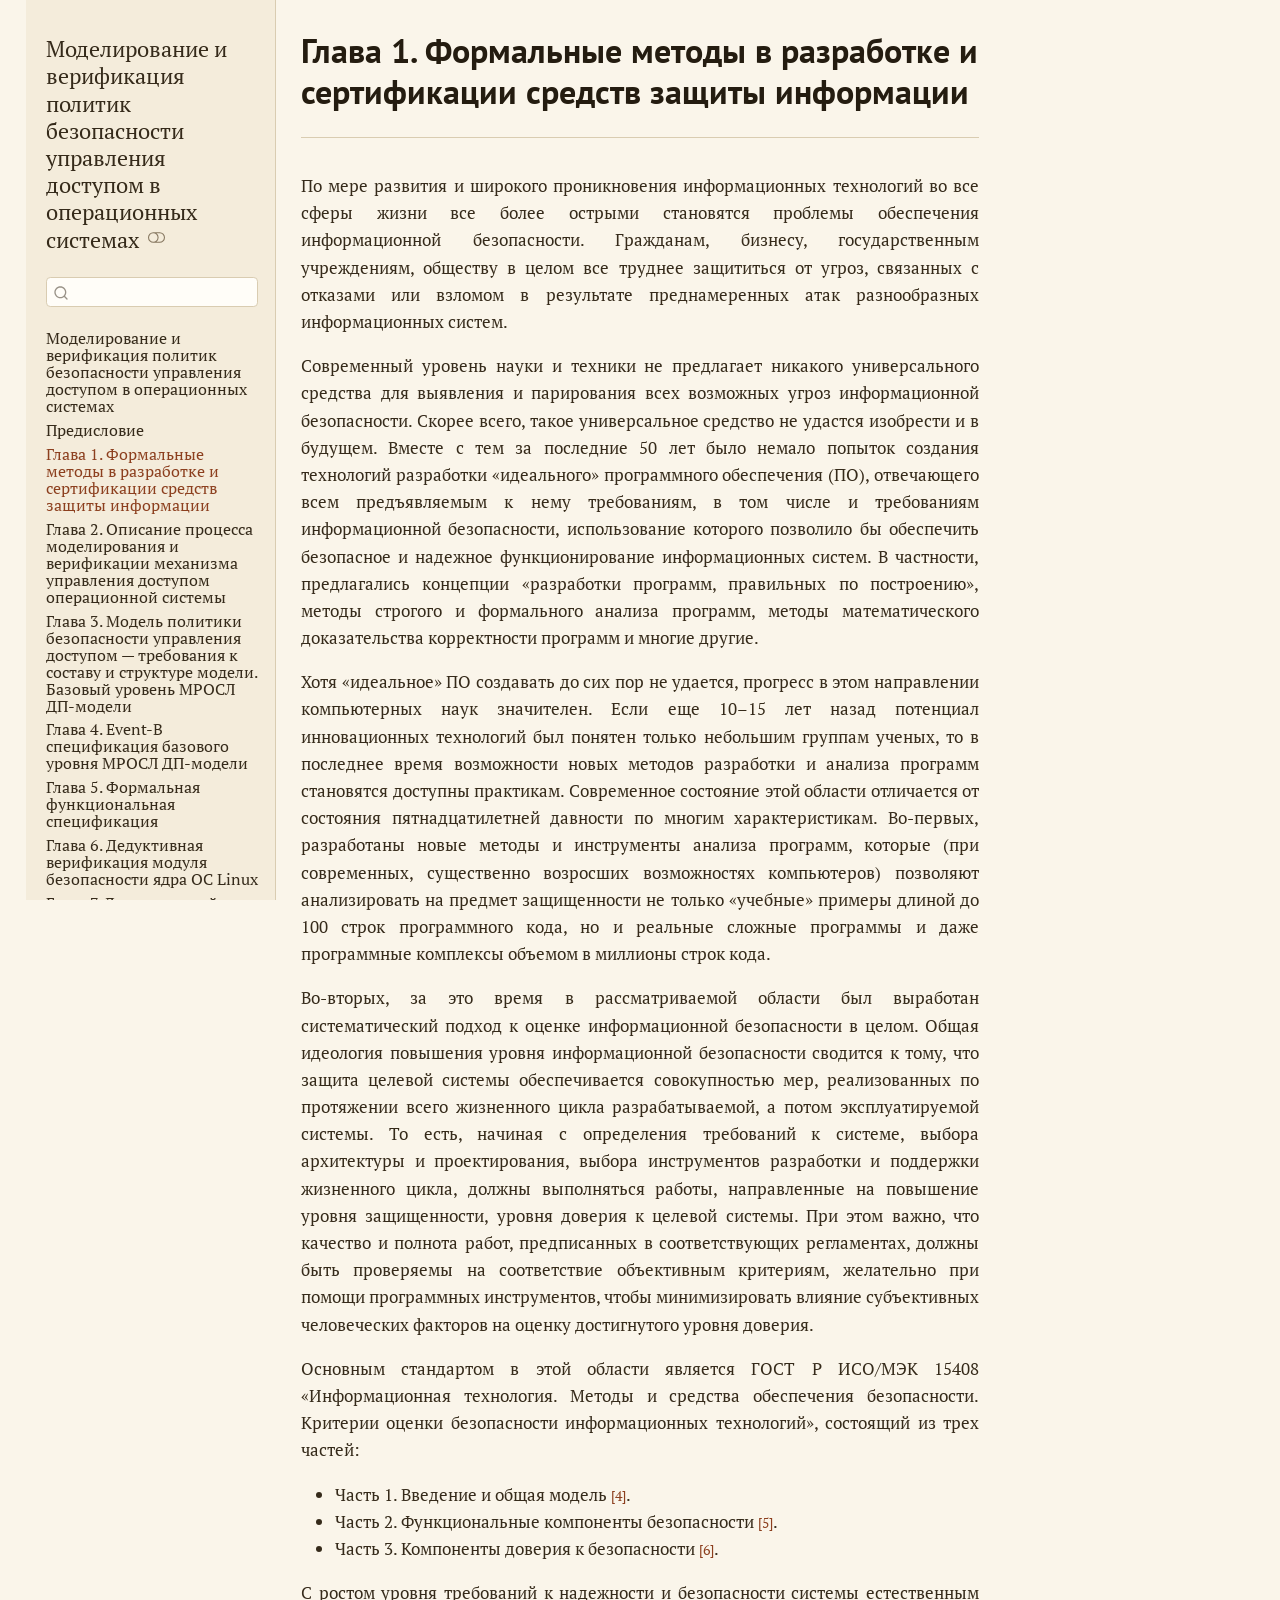
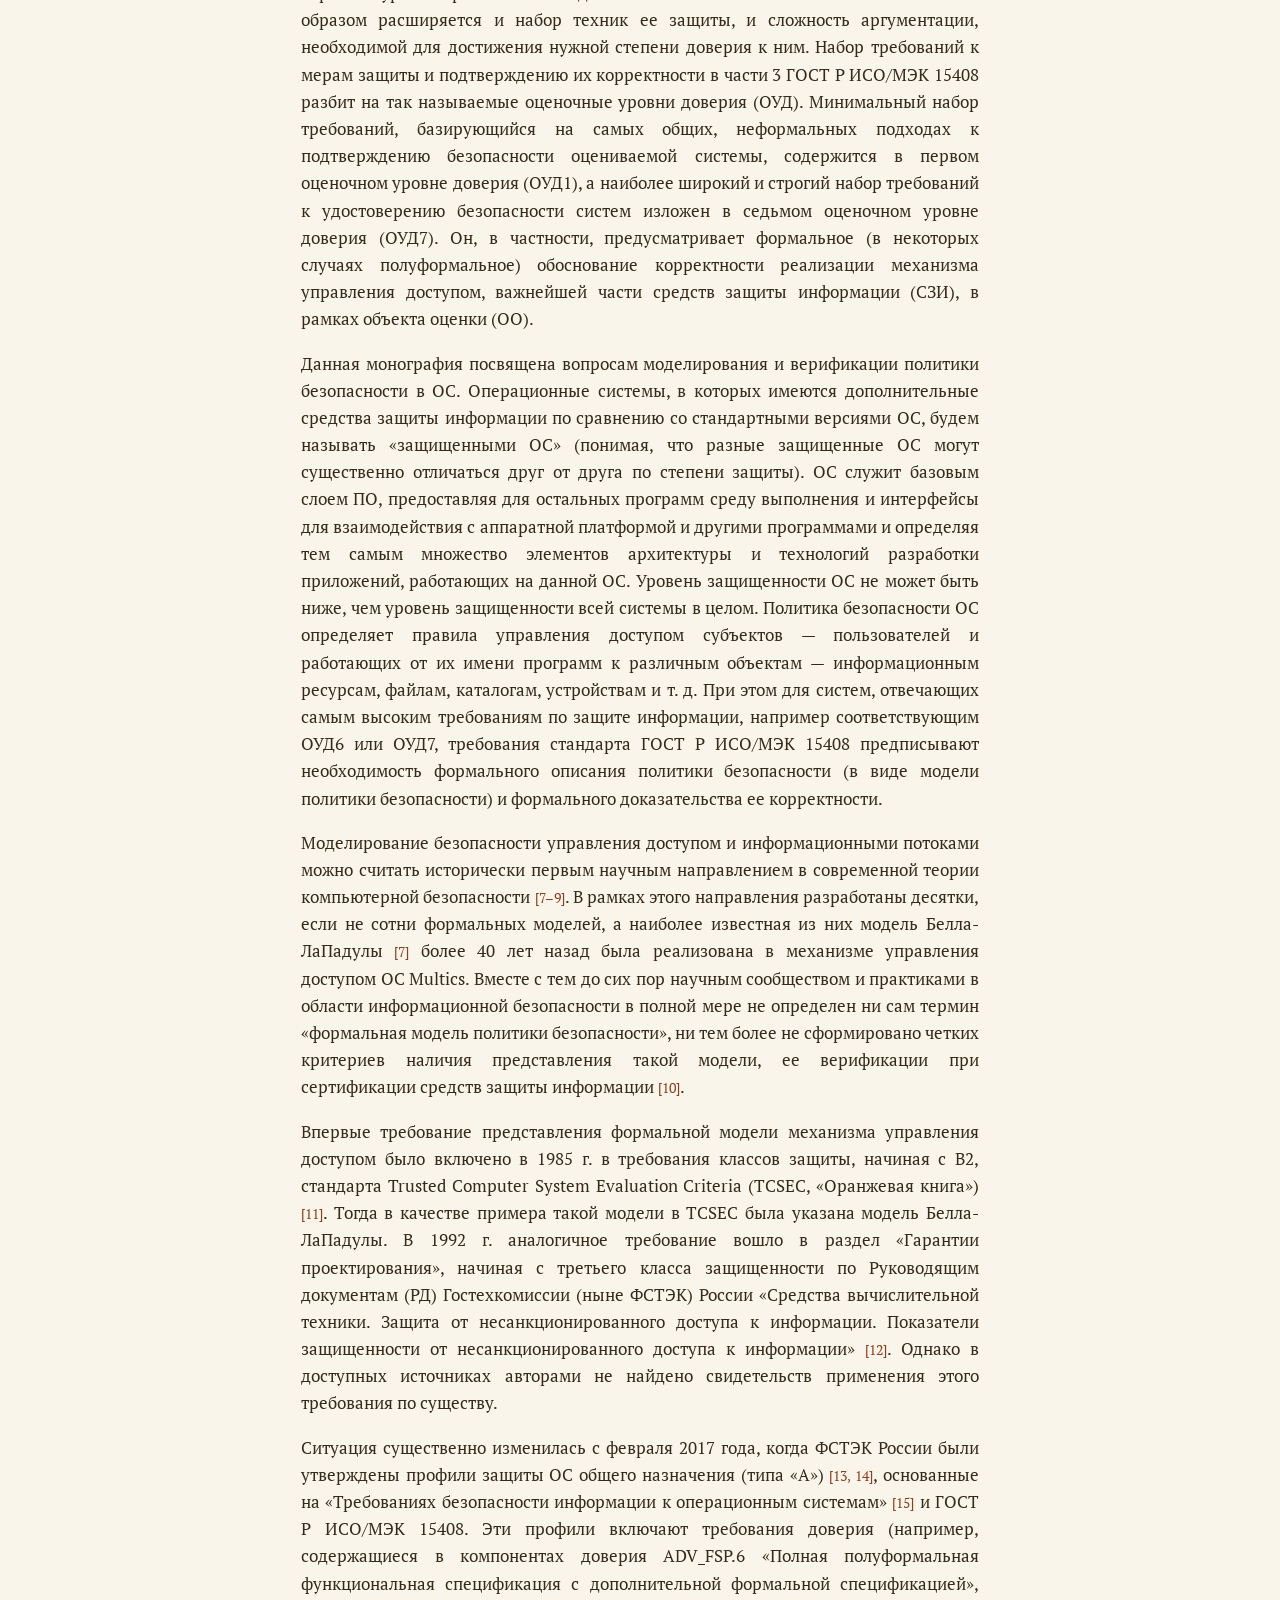
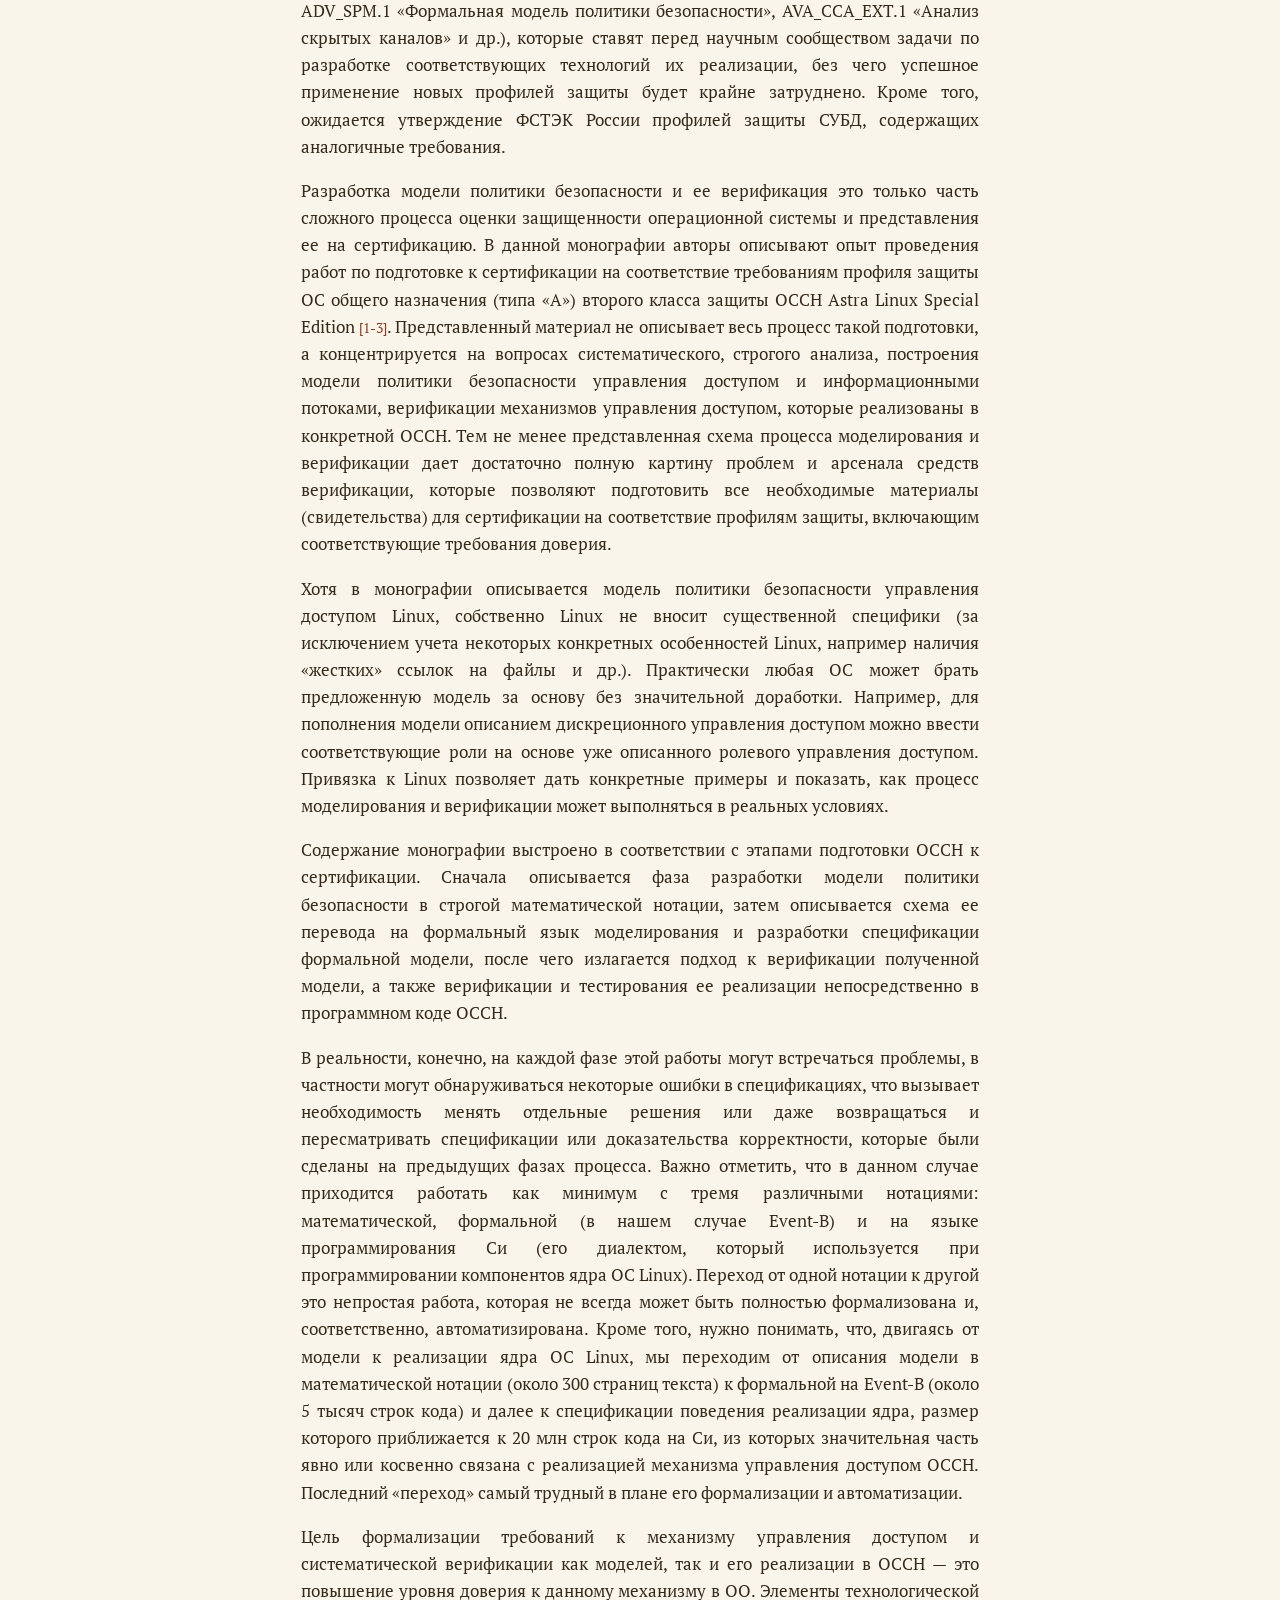
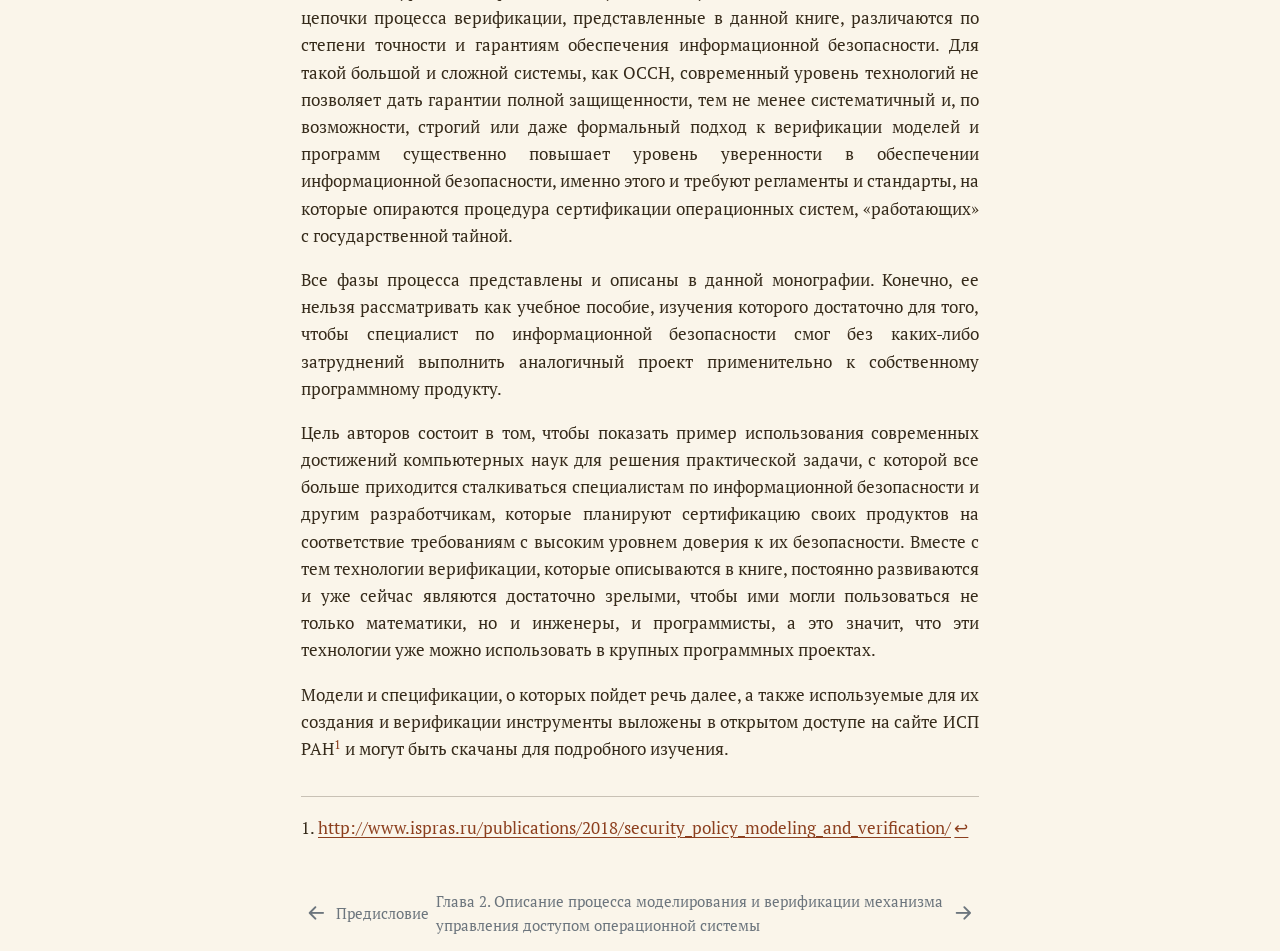
<file: chapters/01-formal-methods.html>
<!DOCTYPE html>
<html xmlns="http://www.w3.org/1999/xhtml" lang="ru" xml:lang="ru"><head>

<meta charset="utf-8">
<meta name="generator" content="quarto-1.9.38">

<meta name="viewport" content="width=device-width, initial-scale=1.0, user-scalable=yes">


<title>Глава 1. Формальные методы в разработке и сертификации средств защиты информации – Моделирование и верификация политик безопасности управления доступом в операционных системах</title>
<style>
/* Default styles provided by pandoc.
** See https://pandoc.org/MANUAL.html#variables-for-html for config info.
*/
code{white-space: pre-wrap;}
span.smallcaps{font-variant: small-caps;}
div.columns{display: flex; gap: min(4vw, 1.5em);}
div.column{flex: auto; overflow-x: auto;}
div.hanging-indent{margin-left: 1.5em; text-indent: -1.5em;}
ul.task-list{list-style: none;}
ul.task-list li input[type="checkbox"] {
  width: 0.8em;
  margin: 0 0.8em 0.2em -1em; /* quarto-specific, see https://github.com/quarto-dev/quarto-cli/issues/4556 */ 
  vertical-align: middle;
}
</style>


<script src="../site_libs/quarto-nav/quarto-nav.js"></script>
<script src="../site_libs/quarto-nav/headroom.min.js"></script>
<script src="../site_libs/clipboard/clipboard.min.js"></script>
<script src="../site_libs/quarto-search/autocomplete.umd.js"></script>
<script src="../site_libs/quarto-search/fuse.min.js"></script>
<script src="../site_libs/quarto-search/quarto-search.js"></script>
<meta name="quarto:offset" content="../">
<link href="../chapters/02-process.html" rel="next">
<link href="../chapters/00-preface.html" rel="prev">
<script src="../site_libs/quarto-html/quarto.js" type="module"></script>
<script src="../site_libs/quarto-html/tabsets/tabsets.js" type="module"></script>
<script src="../site_libs/quarto-html/popper.min.js"></script>
<script src="../site_libs/quarto-html/tippy.umd.min.js"></script>
<script src="../site_libs/quarto-html/anchor.min.js"></script>
<link href="../site_libs/quarto-html/tippy.css" rel="stylesheet">
<link href="../site_libs/quarto-html/quarto-syntax-highlighting-375f9023c1da6849cf4f3d7f8accab6b.css" rel="stylesheet" class="quarto-color-scheme" id="quarto-text-highlighting-styles">
<link href="../site_libs/quarto-html/quarto-syntax-highlighting-dark-3d3bc5d9f0e246eedfcea4a82b2f9c37.css" rel="stylesheet" class="quarto-color-scheme quarto-color-alternate" id="quarto-text-highlighting-styles">
<link href="../site_libs/quarto-html/quarto-syntax-highlighting-375f9023c1da6849cf4f3d7f8accab6b.css" rel="stylesheet" class="quarto-color-scheme-extra" id="quarto-text-highlighting-styles">
<script src="../site_libs/bootstrap/bootstrap.min.js"></script>
<link href="../site_libs/bootstrap/bootstrap-icons.css" rel="stylesheet">
<link href="../site_libs/bootstrap/bootstrap-ed1fd0ee0f3adaff5c7428ac643e46f0.min.css" rel="stylesheet" append-hash="true" class="quarto-color-scheme" id="quarto-bootstrap" data-mode="light">
<link href="../site_libs/bootstrap/bootstrap-dark-9a2e7d1445780d7bd2217ec9235f2869.min.css" rel="stylesheet" append-hash="true" class="quarto-color-scheme quarto-color-alternate" id="quarto-bootstrap" data-mode="dark">
<link href="../site_libs/bootstrap/bootstrap-ed1fd0ee0f3adaff5c7428ac643e46f0.min.css" rel="stylesheet" append-hash="true" class="quarto-color-scheme-extra" id="quarto-bootstrap" data-mode="light">
<script id="quarto-search-options" type="application/json">{
  "location": "sidebar",
  "copy-button": false,
  "collapse-after": 3,
  "panel-placement": "start",
  "type": "textbox",
  "limit": 50,
  "keyboard-shortcut": [
    "f",
    "/",
    "s"
  ],
  "show-item-context": false,
  "language": {
    "search-no-results-text": "Поиск не дал результатов",
    "search-matching-documents-text": "Результаты поиска",
    "search-copy-link-title": "Скопировать ссылку",
    "search-hide-matches-text": "Скрыть дополнительные результаты",
    "search-more-match-text": "дополнительный результат в этом документе",
    "search-more-matches-text": "дополнительных результата(-ов) в этом документе",
    "search-clear-button-title": "Очистить",
    "search-text-placeholder": "",
    "search-detached-cancel-button-title": "Отменить",
    "search-submit-button-title": "Найти",
    "search-label": "Поиск"
  }
}</script>


</head>

<body class="nav-sidebar floating quarto-light"><script id="quarto-html-before-body" type="application/javascript">
    const toggleBodyColorMode = (bsSheetEl) => {
      const mode = bsSheetEl.getAttribute("data-mode");
      const bodyEl = window.document.querySelector("body");
      if (mode === "dark") {
        bodyEl.classList.add("quarto-dark");
        bodyEl.classList.remove("quarto-light");
      } else {
        bodyEl.classList.add("quarto-light");
        bodyEl.classList.remove("quarto-dark");
      }
    }
    const toggleBodyColorPrimary = () => {
      const bsSheetEl = window.document.querySelector("link#quarto-bootstrap:not([rel=disabled-stylesheet])");
      if (bsSheetEl) {
        toggleBodyColorMode(bsSheetEl);
      }
    }
    const setColorSchemeToggle = (alternate) => {
      const toggles = window.document.querySelectorAll('.quarto-color-scheme-toggle');
      for (let i=0; i < toggles.length; i++) {
        const toggle = toggles[i];
        if (toggle) {
          if (alternate) {
            toggle.classList.add("alternate");
          } else {
            toggle.classList.remove("alternate");
          }
        }
      }
    };
    const toggleColorMode = (alternate) => {
      // Switch the stylesheets
      const primaryStylesheets = window.document.querySelectorAll('link.quarto-color-scheme:not(.quarto-color-alternate)');
      const alternateStylesheets = window.document.querySelectorAll('link.quarto-color-scheme.quarto-color-alternate');
      manageTransitions('#quarto-margin-sidebar .nav-link', false);
      if (alternate) {
        // note: dark is layered on light, we don't disable primary!
        enableStylesheet(alternateStylesheets);
        for (const sheetNode of alternateStylesheets) {
          if (sheetNode.id === "quarto-bootstrap") {
            toggleBodyColorMode(sheetNode);
          }
        }
      } else {
        disableStylesheet(alternateStylesheets);
        enableStylesheet(primaryStylesheets)
        toggleBodyColorPrimary();
      }
      manageTransitions('#quarto-margin-sidebar .nav-link', true);
      // Switch the toggles
      setColorSchemeToggle(alternate)
      // Hack to workaround the fact that safari doesn't
      // properly recolor the scrollbar when toggling (#1455)
      if (navigator.userAgent.indexOf('Safari') > 0 && navigator.userAgent.indexOf('Chrome') == -1) {
        manageTransitions("body", false);
        window.scrollTo(0, 1);
        setTimeout(() => {
          window.scrollTo(0, 0);
          manageTransitions("body", true);
        }, 40);
      }
    }
    const disableStylesheet = (stylesheets) => {
      for (let i=0; i < stylesheets.length; i++) {
        const stylesheet = stylesheets[i];
        stylesheet.rel = 'disabled-stylesheet';
      }
    }
    const enableStylesheet = (stylesheets) => {
      for (let i=0; i < stylesheets.length; i++) {
        const stylesheet = stylesheets[i];
        if(stylesheet.rel !== 'stylesheet') { // for Chrome, which will still FOUC without this check
          stylesheet.rel = 'stylesheet';
        }
      }
    }
    const manageTransitions = (selector, allowTransitions) => {
      const els = window.document.querySelectorAll(selector);
      for (let i=0; i < els.length; i++) {
        const el = els[i];
        if (allowTransitions) {
          el.classList.remove('notransition');
        } else {
          el.classList.add('notransition');
        }
      }
    }
    const isFileUrl = () => {
      return window.location.protocol === 'file:';
    }
    const hasAlternateSentinel = () => {
      let styleSentinel = getColorSchemeSentinel();
      if (styleSentinel !== null) {
        return styleSentinel === "alternate";
      } else {
        return false;
      }
    }
    const setStyleSentinel = (alternate) => {
      const value = alternate ? "alternate" : "default";
      if (!isFileUrl()) {
        window.localStorage.setItem("quarto-color-scheme", value);
      } else {
        localAlternateSentinel = value;
      }
    }
    const getColorSchemeSentinel = () => {
      if (!isFileUrl()) {
        const storageValue = window.localStorage.getItem("quarto-color-scheme");
        return storageValue != null ? storageValue : localAlternateSentinel;
      } else {
        return localAlternateSentinel;
      }
    }
    const toggleGiscusIfUsed = (isAlternate, darkModeDefault) => {
      const baseTheme = document.querySelector('#giscus-base-theme')?.value ?? 'light';
      const alternateTheme = document.querySelector('#giscus-alt-theme')?.value ?? 'dark';
      let newTheme = '';
      if(authorPrefersDark) {
        newTheme = isAlternate ? baseTheme : alternateTheme;
      } else {
        newTheme = isAlternate ? alternateTheme : baseTheme;
      }
      const changeGiscusTheme = () => {
        // From: https://github.com/giscus/giscus/issues/336
        const sendMessage = (message) => {
          const iframe = document.querySelector('iframe.giscus-frame');
          if (!iframe) return;
          iframe.contentWindow.postMessage({ giscus: message }, 'https://giscus.app');
        }
        sendMessage({
          setConfig: {
            theme: newTheme
          }
        });
      }
      const isGiscussLoaded = window.document.querySelector('iframe.giscus-frame') !== null;
      if (isGiscussLoaded) {
        changeGiscusTheme();
      }
    };
    const authorPrefersDark = false;
    const queryPrefersDark = window.matchMedia('(prefers-color-scheme: dark)');
    const darkModeDefault = queryPrefersDark.matches;
      document.querySelector('link#quarto-text-highlighting-styles.quarto-color-scheme-extra').rel = 'disabled-stylesheet';
      document.querySelector('link#quarto-bootstrap.quarto-color-scheme-extra').rel = 'disabled-stylesheet';
    let localAlternateSentinel = darkModeDefault ? 'alternate' : 'default';
    // Dark / light mode switch
    window.quartoToggleColorScheme = () => {
      // Read the current dark / light value
      let toAlternate = !hasAlternateSentinel();
      toggleColorMode(toAlternate);
      setStyleSentinel(toAlternate);
      toggleGiscusIfUsed(toAlternate, darkModeDefault);
      window.dispatchEvent(new Event('resize'));
    };
    queryPrefersDark.addEventListener("change", e => {
      if(window.localStorage.getItem("quarto-color-scheme") !== null)
        return;
      const alternate = e.matches
      toggleColorMode(alternate);
      localAlternateSentinel = e.matches ? 'alternate' : 'default'; // this is used alongside local storage!
      toggleGiscusIfUsed(alternate, darkModeDefault);
    });
    // Switch to dark mode if need be
    if (hasAlternateSentinel()) {
      toggleColorMode(true);
    } else {
      toggleColorMode(false);
    }
  </script>

<div id="quarto-search-results"></div>
  <header id="quarto-header" class="headroom fixed-top">
  <nav class="quarto-secondary-nav">
    <div class="container-fluid d-flex">
      <button type="button" class="quarto-btn-toggle btn" data-bs-toggle="collapse" role="button" data-bs-target=".quarto-sidebar-collapse-item" aria-controls="quarto-sidebar" aria-expanded="false" aria-label="Переключить боковую панель навигации" onclick="if (window.quartoToggleHeadroom) { window.quartoToggleHeadroom(); }">
        <i class="bi bi-layout-text-sidebar-reverse"></i>
      </button>
        <nav class="quarto-page-breadcrumbs" aria-label="breadcrumb"><ol class="breadcrumb"><li class="breadcrumb-item"><a href="../chapters/01-formal-methods.html"><span class="chapter-title">Глава 1. Формальные методы в разработке и сертификации средств защиты информации</span></a></li></ol></nav>
        <a class="flex-grow-1" role="navigation" data-bs-toggle="collapse" data-bs-target=".quarto-sidebar-collapse-item" aria-controls="quarto-sidebar" aria-expanded="false" aria-label="Переключить боковую панель навигации" onclick="if (window.quartoToggleHeadroom) { window.quartoToggleHeadroom(); }">      
        </a>
      <button type="button" class="btn quarto-search-button" aria-label="Поиск" onclick="window.quartoOpenSearch();">
        <i class="bi bi-search"></i>
      </button>
    </div>
  </nav>
</header>
<!-- content -->
<div id="quarto-content" class="quarto-container page-columns page-rows-contents page-layout-article">
<!-- sidebar -->
  <nav id="quarto-sidebar" class="sidebar collapse collapse-horizontal quarto-sidebar-collapse-item sidebar-navigation floating overflow-auto">
    <div class="pt-lg-2 mt-2 text-left sidebar-header">
    <div class="sidebar-title mb-0 py-0">
      <a href="../">Моделирование и верификация политик безопасности управления доступом в операционных системах</a> 
        <div class="sidebar-tools-main">
  <a href="" class="quarto-color-scheme-toggle quarto-navigation-tool  px-1" onclick="window.quartoToggleColorScheme(); return false;" title="Переключить темный режим"><i class="bi"></i></a>
</div>
    </div>
      </div>
        <div class="mt-2 flex-shrink-0 align-items-center">
        <div class="sidebar-search">
        <div id="quarto-search" class="" title="Поиск"></div>
        </div>
        </div>
    <div class="sidebar-menu-container"> 
    <ul class="list-unstyled mt-1">
        <li class="sidebar-item">
  <div class="sidebar-item-container"> 
  <a href="../index.html" class="sidebar-item-text sidebar-link"><span class="chapter-title">Моделирование и верификация политик безопасности управления доступом в операционных системах</span></a>
  </div>
</li>
        <li class="sidebar-item">
  <div class="sidebar-item-container"> 
  <a href="../chapters/00-preface.html" class="sidebar-item-text sidebar-link"><span class="chapter-title">Предисловие</span></a>
  </div>
</li>
        <li class="sidebar-item">
  <div class="sidebar-item-container"> 
  <a href="../chapters/01-formal-methods.html" class="sidebar-item-text sidebar-link active"><span class="chapter-title">Глава 1. Формальные методы в разработке и сертификации средств защиты информации</span></a>
  </div>
</li>
        <li class="sidebar-item">
  <div class="sidebar-item-container"> 
  <a href="../chapters/02-process.html" class="sidebar-item-text sidebar-link"><span class="chapter-title">Глава 2. Описание процесса моделирования и верификации механизма управления доступом операционной системы</span></a>
  </div>
</li>
        <li class="sidebar-item">
  <div class="sidebar-item-container"> 
  <a href="../chapters/03-model.html" class="sidebar-item-text sidebar-link"><span class="chapter-title">Глава 3. Модель политики безопасности управления доступом — требования к составу и структуре модели. Базовый уровень МРОСЛ ДП-модели</span></a>
  </div>
</li>
        <li class="sidebar-item">
  <div class="sidebar-item-container"> 
  <a href="../chapters/04-event-b.html" class="sidebar-item-text sidebar-link"><span class="chapter-title">Глава 4. Event-B спецификация базового уровня МРОСЛ ДП-модели</span></a>
  </div>
</li>
        <li class="sidebar-item">
  <div class="sidebar-item-container"> 
  <a href="../chapters/05-functional-spec.html" class="sidebar-item-text sidebar-link"><span class="chapter-title">Глава 5. Формальная функциональная спецификация</span></a>
  </div>
</li>
        <li class="sidebar-item">
  <div class="sidebar-item-container"> 
  <a href="../chapters/06-deductive-verification.html" class="sidebar-item-text sidebar-link"><span class="chapter-title">Глава 6. Дедуктивная верификация модуля безопасности ядра ОС Linux</span></a>
  </div>
</li>
        <li class="sidebar-item">
  <div class="sidebar-item-container"> 
  <a href="../chapters/07-dynamic-monitoring.html" class="sidebar-item-text sidebar-link"><span class="chapter-title">Глава 7. Динамический мониторинг</span></a>
  </div>
</li>
        <li class="sidebar-item">
  <div class="sidebar-item-container"> 
  <a href="../chapters/conclusion.html" class="sidebar-item-text sidebar-link"><span class="chapter-title">Заключение</span></a>
  </div>
</li>
        <li class="sidebar-item">
  <div class="sidebar-item-container"> 
  <a href="../chapters/abbreviations.html" class="sidebar-item-text sidebar-link"><span class="chapter-title">Используемые сокращения и обозначения</span></a>
  </div>
</li>
        <li class="sidebar-item">
  <div class="sidebar-item-container"> 
  <a href="../chapters/bibliography.html" class="sidebar-item-text sidebar-link"><span class="chapter-title">Литература</span></a>
  </div>
</li>
        <li class="sidebar-item">
  <div class="sidebar-item-container"> 
  <a href="../chapters/appendix-a.html" class="sidebar-item-text sidebar-link"><span class="chapter-title">Приложение А. Язык спецификаций Event-B</span></a>
  </div>
</li>
        <li class="sidebar-item">
  <div class="sidebar-item-container"> 
  <a href="../chapters/appendix-b.html" class="sidebar-item-text sidebar-link"><span class="chapter-title">Приложение В. Среда разработки и верификации на языке Event-B</span></a>
  </div>
</li>
        <li class="sidebar-item">
  <div class="sidebar-item-container"> 
  <a href="../chapters/colophon.html" class="sidebar-item-text sidebar-link"><span class="chapter-title">Научное издание</span></a>
  </div>
</li>
    </ul>
    </div>
</nav>
<div id="quarto-sidebar-glass" class="quarto-sidebar-collapse-item" data-bs-toggle="collapse" data-bs-target=".quarto-sidebar-collapse-item"></div>
<!-- margin-sidebar -->
    <div id="quarto-margin-sidebar" class="sidebar margin-sidebar zindex-bottom">
        
    </div>
<!-- main -->
<main class="content" id="quarto-document-content">


<header id="title-block-header" class="quarto-title-block default">
<div class="quarto-title">
<h1 class="title"><span class="chapter-title">Глава 1. Формальные методы в разработке и сертификации средств защиты информации</span></h1>
</div>



<div class="quarto-title-meta">

    
  
    
  </div>
  


</header>


<p>По мере развития и широкого проникновения информационных технологий во все сферы жизни все более острыми становятся проблемы обеспечения информационной безопасности. Гражданам, бизнесу, государственным учреждениям, обществу в целом все труднее защититься от угроз, связанных с отказами или взломом в результате преднамеренных атак разнообразных информационных систем.</p>
<p>Современный уровень науки и техники не предлагает никакого универсального средства для выявления и парирования всех возможных угроз информационной безопасности. Скорее всего, такое универсальное средство не удастся изобрести и в будущем. Вместе с тем за последние 50 лет было немало попыток создания технологий разработки «идеального» программного обеспечения (ПО), отвечающего всем предъявляемым к нему требованиям, в том числе и требованиям информационной безопасности, использование которого позволило бы обеспечить безопасное и надежное функционирование информационных систем. В частности, предлагались концепции «разработки программ, правильных по построению», методы строгого и формального анализа программ, методы математического доказательства корректности программ и многие другие.</p>
<p>Хотя «идеальное» ПО создавать до сих пор не удается, прогресс в этом направлении компьютерных наук значителен. Если еще 10–15 лет назад потенциал инновационных технологий был понятен только небольшим группам ученых, то в последнее время возможности новых методов разработки и анализа программ становятся доступны практикам. Современное состояние этой области отличается от состояния пятнадцатилетней давности по многим характеристикам. Во-первых, разработаны новые методы и инструменты анализа программ, которые (при современных, существенно возросших возможностях компьютеров) позволяют анализировать на предмет защищенности не только «учебные» примеры длиной до 100 строк программного кода, но и реальные сложные программы и даже программные комплексы объемом в миллионы строк кода.</p>
<p>Во-вторых, за это время в рассматриваемой области был выработан систематический подход к оценке информационной безопасности в целом. Общая идеология повышения уровня информационной безопасности сводится к тому, что защита целевой системы обеспечивается совокупностью мер, реализованных по протяжении всего жизненного цикла разрабатываемой, а потом эксплуатируемой системы. То есть, начиная с определения требований к системе, выбора архитектуры и проектирования, выбора инструментов разработки и поддержки жизненного цикла, должны выполняться работы, направленные на повышение уровня защищенности, уровня доверия к целевой системы. При этом важно, что качество и полнота работ, предписанных в соответствующих регламентах, должны быть проверяемы на соответствие объективным критериям, желательно при помощи программных инструментов, чтобы минимизировать влияние субъективных человеческих факторов на оценку достигнутого уровня доверия.</p>
<p>Основным стандартом в этой области является ГОСТ Р ИСО/МЭК 15408 «Информационная технология. Методы и средства обеспечения безопасности. Критерии оценки безопасности информационных технологий», состоящий из трех частей:</p>
<ul>
<li>Часть 1. Введение и общая модель <a href="../chapters/bibliography.html#ref-4">[4]</a>.</li>
<li>Часть 2. Функциональные компоненты безопасности <a href="../chapters/bibliography.html#ref-5">[5]</a>.</li>
<li>Часть 3. Компоненты доверия к безопасности <a href="../chapters/bibliography.html#ref-6">[6]</a>.</li>
</ul>
<p>С ростом уровня требований к надежности и безопасности системы естественным образом расширяется и набор техник ее защиты, и сложность аргументации, необходимой для достижения нужной степени доверия к ним. Набор требований к мерам защиты и подтверждению их корректности в части 3 ГОСТ Р ИСО/МЭК 15408 разбит на так называемые оценочные уровни доверия (ОУД). Минимальный набор требований, базирующийся на самых общих, неформальных подходах к подтверждению безопасности оцениваемой системы, содержится в первом оценочном уровне доверия (ОУД1), а наиболее широкий и строгий набор требований к удостоверению безопасности систем изложен в седьмом оценочном уровне доверия (ОУД7). Он, в частности, предусматривает формальное (в некоторых случаях полуформальное) обоснование корректности реализации механизма управления доступом, важнейшей части средств защиты информации (СЗИ), в рамках объекта оценки (ОО).</p>
<p>Данная монография посвящена вопросам моделирования и верификации политики безопасности в ОС. Операционные системы, в которых имеются дополнительные средства защиты информации по сравнению со стандартными версиями ОС, будем называть «защищенными ОС» (понимая, что разные защищенные ОС могут существенно отличаться друг от друга по степени защиты). ОС служит базовым слоем ПО, предоставляя для остальных программ среду выполнения и интерфейсы для взаимодействия с аппаратной платформой и другими программами и определяя тем самым множество элементов архитектуры и технологий разработки приложений, работающих на данной ОС. Уровень защищенности ОС не может быть ниже, чем уровень защищенности всей системы в целом. Политика безопасности ОС определяет правила управления доступом субъектов — пользователей и работающих от их имени программ к различным объектам — информационным ресурсам, файлам, каталогам, устройствам и т. д. При этом для систем, отвечающих самым высоким требованиям по защите информации, например соответствующим ОУД6 или ОУД7, требования стандарта ГОСТ Р ИСО/МЭК 15408 предписывают необходимость формального описания политики безопасности (в виде модели политики безопасности) и формального доказательства ее корректности.</p>
<p>Моделирование безопасности управления доступом и информационными потоками можно считать исторически первым научным направлением в современной теории компьютерной безопасности <a href="../chapters/bibliography.html#ref-7">[7–9]</a>. В рамках этого направления разработаны десятки, если не сотни формальных моделей, а наиболее известная из них модель Белла-ЛаПадулы <a href="../chapters/bibliography.html#ref-7">[7]</a> более 40 лет назад была реализована в механизме управления доступом ОС Multics. Вместе с тем до сих пор научным сообществом и практиками в области информационной безопасности в полной мере не определен ни сам термин «формальная модель политики безопасности», ни тем более не сформировано четких критериев наличия представления такой модели, ее верификации при сертификации средств защиты информации <a href="../chapters/bibliography.html#ref-10">[10]</a>.</p>
<p>Впервые требование представления формальной модели механизма управления доступом было включено в 1985 г. в требования классов защиты, начиная с B2, стандарта Trusted Computer System Evaluation Criteria (TCSEC, «Оранжевая книга») <a href="../chapters/bibliography.html#ref-11">[11]</a>. Тогда в качестве примера такой модели в TCSEC была указана модель Белла-ЛаПадулы. В 1992 г. аналогичное требование вошло в раздел «Гарантии проектирования», начиная с третьего класса защищенности по Руководящим документам (РД) Гостехкомиссии (ныне ФСТЭК) России «Средства вычислительной техники. Защита от несанкционированного доступа к информации. Показатели защищенности от несанкционированного доступа к информации» <a href="../chapters/bibliography.html#ref-12">[12]</a>. Однако в доступных источниках авторами не найдено свидетельств применения этого требования по существу.</p>
<p>Ситуация существенно изменилась с февраля 2017 года, когда ФСТЭК России были утверждены профили защиты ОС общего назначения (типа «А») <a href="../chapters/bibliography.html#ref-13">[13, 14]</a>, основанные на «Требованиях безопасности информации к операционным системам» <a href="../chapters/bibliography.html#ref-15">[15]</a> и ГОСТ Р ИСО/МЭК 15408. Эти профили включают требования доверия (например, содержащиеся в компонентах доверия ADV_FSP.6 «Полная полуформальная функциональная спецификация с дополнительной формальной спецификацией», ADV_SPM.1 «Формальная модель политики безопасности», AVA_CCA_EXT.1 «Анализ скрытых каналов» и др.), которые ставят перед научным сообществом задачи по разработке соответствующих технологий их реализации, без чего успешное применение новых профилей защиты будет крайне затруднено. Кроме того, ожидается утверждение ФСТЭК России профилей защиты СУБД, содержащих аналогичные требования.</p>
<p>Разработка модели политики безопасности и ее верификация это только часть сложного процесса оценки защищенности операционной системы и представления ее на сертификацию. В данной монографии авторы описывают опыт проведения работ по подготовке к сертификации на соответствие требованиям профиля защиты ОС общего назначения (типа «А») второго класса защиты ОССН Astra Linux Special Edition <a href="../chapters/bibliography.html#ref-1">[1-3]</a>. Представленный материал не описывает весь процесс такой подготовки, а концентрируется на вопросах систематического, строгого анализа, построения модели политики безопасности управления доступом и информационными потоками, верификации механизмов управления доступом, которые реализованы в конкретной ОССН. Тем не менее представленная схема процесса моделирования и верификации дает достаточно полную картину проблем и арсенала средств верификации, которые позволяют подготовить все необходимые материалы (свидетельства) для сертификации на соответствие профилям защиты, включающим соответствующие требования доверия.</p>
<p>Хотя в монографии описывается модель политики безопасности управления доступом Linux, собственно Linux не вносит существенной специфики (за исключением учета некоторых конкретных особенностей Linux, например наличия «жестких» ссылок на файлы и др.). Практически любая ОС может брать предложенную модель за основу без значительной доработки. Например, для пополнения модели описанием дискреционного управления доступом можно ввести соответствующие роли на основе уже описанного ролевого управления доступом. Привязка к Linux позволяет дать конкретные примеры и показать, как процесс моделирования и верификации может выполняться в реальных условиях.</p>
<p>Содержание монографии выстроено в соответствии с этапами подготовки ОССН к сертификации. Сначала описывается фаза разработки модели политики безопасности в строгой математической нотации, затем описывается схема ее перевода на формальный язык моделирования и разработки спецификации формальной модели, после чего излагается подход к верификации полученной модели, а также верификации и тестирования ее реализации непосредственно в программном коде ОССН.</p>
<p>В реальности, конечно, на каждой фазе этой работы могут встречаться проблемы, в частности могут обнаруживаться некоторые ошибки в спецификациях, что вызывает необходимость менять отдельные решения или даже возвращаться и пересматривать спецификации или доказательства корректности, которые были сделаны на предыдущих фазах процесса. Важно отметить, что в данном случае приходится работать как минимум с тремя различными нотациями: математической, формальной (в нашем случае Event-B) и на языке программирования Си (его диалектом, который используется при программировании компонентов ядра ОС Linux). Переход от одной нотации к другой это непростая работа, которая не всегда может быть полностью формализована и, соответственно, автоматизирована. Кроме того, нужно понимать, что, двигаясь от модели к реализации ядра ОС Linux, мы переходим от описания модели в математической нотации (около 300 страниц текста) к формальной на Event-B (около 5 тысяч строк кода) и далее к спецификации поведения реализации ядра, размер которого приближается к 20 млн строк кода на Си, из которых значительная часть явно или косвенно связана с реализацией механизма управления доступом ОССН. Последний «переход» самый трудный в плане его формализации и автоматизации.</p>
<p>Цель формализации требований к механизму управления доступом и систематической верификации как моделей, так и его реализации в ОССН — это повышение уровня доверия к данному механизму в ОО. Элементы технологической цепочки процесса верификации, представленные в данной книге, различаются по степени точности и гарантиям обеспечения информационной безопасности. Для такой большой и сложной системы, как ОССН, современный уровень технологий не позволяет дать гарантии полной защищенности, тем не менее систематичный и, по возможности, строгий или даже формальный подход к верификации моделей и программ существенно повышает уровень уверенности в обеспечении информационной безопасности, именно этого и требуют регламенты и стандарты, на которые опираются процедура сертификации операционных систем, «работающих» с государственной тайной.</p>
<p>Все фазы процесса представлены и описаны в данной монографии. Конечно, ее нельзя рассматривать как учебное пособие, изучения которого достаточно для того, чтобы специалист по информационной безопасности смог без каких-либо затруднений выполнить аналогичный проект применительно к собственному программному продукту.</p>
<p>Цель авторов состоит в том, чтобы показать пример использования современных достижений компьютерных наук для решения практической задачи, с которой все больше приходится сталкиваться специалистам по информационной безопасности и другим разработчикам, которые планируют сертификацию своих продуктов на соответствие требованиям с высоким уровнем доверия к их безопасности. Вместе с тем технологии верификации, которые описываются в книге, постоянно развиваются и уже сейчас являются достаточно зрелыми, чтобы ими могли пользоваться не только математики, но и инженеры, и программисты, а это значит, что эти технологии уже можно использовать в крупных программных проектах.</p>
<p>Модели и спецификации, о которых пойдет речь далее, а также используемые для их создания и верификации инструменты выложены в открытом доступе на сайте ИСП РАН<a href="#fn1" class="footnote-ref" id="fnref1" role="doc-noteref"><sup>1</sup></a> и могут быть скачаны для подробного изучения.</p>


<section id="footnotes" class="footnotes footnotes-end-of-document" role="doc-endnotes">
<hr>
<ol>
<li id="fn1"><p><a href="http://www.ispras.ru/publications/2018/security_policy_modeling_and_verification/" class="uri">http://www.ispras.ru/publications/2018/security_policy_modeling_and_verification/</a><a href="#fnref1" class="footnote-back" role="doc-backlink">↩︎</a></p></li>
</ol>
</section>

</main> <!-- /main -->
<!-- Normalize Graphviz (dot) figures so the book's diagram CSS can size them.
     Quarto stamps dot <svg> with a fixed width/height (default 7x5in) and an inline
     style="max-width:none", which forces the wrong aspect ratio (vertical whitespace)
     and defeats the responsive max-width in theme.scss. Removing the forced width/height
     lets the intrinsic viewBox drive the aspect; clearing the inline max-* lets the
     stylesheet cap the width. Mermaid manages its own sizing, so we touch dot only. -->
<script>
(function () {
  function fit() {
    document.querySelectorAll('main.content div.cell svg').forEach(function (svg) {
      if (!svg.querySelector(':scope > g.graph')) return;   // graphviz output only
      svg.removeAttribute('width');
      svg.removeAttribute('height');
      svg.style.maxWidth = '';
      svg.style.maxHeight = '';
    });
  }
  if (document.readyState !== 'loading') fit();
  else document.addEventListener('DOMContentLoaded', fit);
})();
</script>
<script id="quarto-html-after-body" type="application/javascript">
  window.document.addEventListener("DOMContentLoaded", function (event) {
    // Ensure there is a toggle, if there isn't float one in the top right
    if (window.document.querySelector('.quarto-color-scheme-toggle') === null) {
      const a = window.document.createElement('a');
      a.classList.add('top-right');
      a.classList.add('quarto-color-scheme-toggle');
      a.href = "";
      a.onclick = function() { try { window.quartoToggleColorScheme(); } catch {} return false; };
      const i = window.document.createElement("i");
      i.classList.add('bi');
      a.appendChild(i);
      window.document.body.appendChild(a);
    }
    setColorSchemeToggle(hasAlternateSentinel())
    const icon = "";
    const anchorJS = new window.AnchorJS();
    anchorJS.options = {
      placement: 'right',
      icon: icon
    };
    anchorJS.add('.anchored');
    const isCodeAnnotation = (el) => {
      for (const clz of el.classList) {
        if (clz.startsWith('code-annotation-')) {                     
          return true;
        }
      }
      return false;
    }
    const onCopySuccess = function(e) {
      // button target
      const button = e.trigger;
      // don't keep focus
      button.blur();
      // flash "checked"
      button.classList.add('code-copy-button-checked');
      var currentTitle = button.getAttribute("title");
      button.setAttribute("title", "Скопировано");
      let tooltip;
      if (window.bootstrap) {
        button.setAttribute("data-bs-toggle", "tooltip");
        button.setAttribute("data-bs-placement", "left");
        button.setAttribute("data-bs-title", "Скопировано");
        tooltip = new bootstrap.Tooltip(button, 
          { trigger: "manual", 
            customClass: "code-copy-button-tooltip",
            offset: [0, -8]});
        tooltip.show();    
      }
      setTimeout(function() {
        if (tooltip) {
          tooltip.hide();
          button.removeAttribute("data-bs-title");
          button.removeAttribute("data-bs-toggle");
          button.removeAttribute("data-bs-placement");
        }
        button.setAttribute("title", currentTitle);
        button.classList.remove('code-copy-button-checked');
      }, 1000);
      // clear code selection
      e.clearSelection();
    }
    const getTextToCopy = function(trigger) {
      const outerScaffold = trigger.parentElement.cloneNode(true);
      const codeEl = outerScaffold.querySelector('code');
      for (const childEl of codeEl.children) {
        if (isCodeAnnotation(childEl)) {
          childEl.remove();
        }
      }
      return codeEl.innerText;
    }
    const clipboard = new window.ClipboardJS('.code-copy-button:not([data-in-quarto-modal])', {
      text: getTextToCopy
    });
    clipboard.on('success', onCopySuccess);
    if (window.document.getElementById('quarto-embedded-source-code-modal')) {
      const clipboardModal = new window.ClipboardJS('.code-copy-button[data-in-quarto-modal]', {
        text: getTextToCopy,
        container: window.document.getElementById('quarto-embedded-source-code-modal')
      });
      clipboardModal.on('success', onCopySuccess);
    }
      var localhostRegex = new RegExp(/^(?:http|https):\/\/localhost\:?[0-9]*\//);
      var mailtoRegex = new RegExp(/^mailto:/);
        var filterRegex = new RegExp("https:\/\/eventb-rossi\.github\.io\/security_monograph\/");
      var isInternal = (href) => {
          return filterRegex.test(href) || localhostRegex.test(href) || mailtoRegex.test(href);
      }
      // Inspect non-navigation links and adorn them if external
     var links = window.document.querySelectorAll('a[href]:not(.nav-link):not(.navbar-brand):not(.toc-action):not(.sidebar-link):not(.sidebar-item-toggle):not(.pagination-link):not(.no-external):not([aria-hidden]):not(.dropdown-item):not(.quarto-navigation-tool):not(.about-link)');
      for (var i=0; i<links.length; i++) {
        const link = links[i];
        if (!isInternal(link.href)) {
          // undo the damage that might have been done by quarto-nav.js in the case of
          // links that we want to consider external
          if (link.dataset.originalHref !== undefined) {
            link.href = link.dataset.originalHref;
          }
        }
      }
    function tippyHover(el, contentFn, onTriggerFn, onUntriggerFn) {
      const config = {
        allowHTML: true,
        maxWidth: 500,
        delay: 100,
        arrow: false,
        appendTo: function(el) {
            return el.parentElement;
        },
        interactive: true,
        interactiveBorder: 10,
        theme: 'quarto',
        placement: 'bottom-start',
      };
      if (contentFn) {
        config.content = contentFn;
      }
      if (onTriggerFn) {
        config.onTrigger = onTriggerFn;
      }
      if (onUntriggerFn) {
        config.onUntrigger = onUntriggerFn;
      }
      window.tippy(el, config); 
    }
    const noterefs = window.document.querySelectorAll('a[role="doc-noteref"]');
    for (var i=0; i<noterefs.length; i++) {
      const ref = noterefs[i];
      tippyHover(ref, function() {
        // use id or data attribute instead here
        let href = ref.getAttribute('data-footnote-href') || ref.getAttribute('href');
        try { href = new URL(href).hash; } catch {}
        const id = href.replace(/^#\/?/, "");
        const note = window.document.getElementById(id);
        if (note) {
          return note.innerHTML;
        } else {
          return "";
        }
      });
    }
    const xrefs = window.document.querySelectorAll('a.quarto-xref');
    const processXRef = (id, note) => {
      // Strip column container classes
      const stripColumnClz = (el) => {
        el.classList.remove("page-full", "page-columns");
        if (el.children) {
          for (const child of el.children) {
            stripColumnClz(child);
          }
        }
      }
      stripColumnClz(note)
      if (id === null || id.startsWith('sec-')) {
        // Special case sections, only their first couple elements
        const container = document.createElement("div");
        if (note.children && note.children.length > 2) {
          container.appendChild(note.children[0].cloneNode(true));
          for (let i = 1; i < note.children.length; i++) {
            const child = note.children[i];
            if (child.tagName === "P" && child.innerText === "") {
              continue;
            } else {
              container.appendChild(child.cloneNode(true));
              break;
            }
          }
          if (window.Quarto?.typesetMath) {
            window.Quarto.typesetMath(container);
          }
          return container.innerHTML
        } else {
          if (window.Quarto?.typesetMath) {
            window.Quarto.typesetMath(note);
          }
          return note.innerHTML;
        }
      } else {
        // Remove any anchor links if they are present
        const anchorLink = note.querySelector('a.anchorjs-link');
        if (anchorLink) {
          anchorLink.remove();
        }
        if (window.Quarto?.typesetMath) {
          window.Quarto.typesetMath(note);
        }
        if (note.classList.contains("callout")) {
          return note.outerHTML;
        } else {
          return note.innerHTML;
        }
      }
    }
    for (var i=0; i<xrefs.length; i++) {
      const xref = xrefs[i];
      tippyHover(xref, undefined, function(instance) {
        instance.disable();
        let url = xref.getAttribute('href');
        let hash = undefined; 
        if (url.startsWith('#')) {
          hash = url;
        } else {
          try { hash = new URL(url).hash; } catch {}
        }
        if (hash) {
          const id = hash.replace(/^#\/?/, "");
          const note = window.document.getElementById(id);
          if (note !== null) {
            try {
              const html = processXRef(id, note.cloneNode(true));
              instance.setContent(html);
            } finally {
              instance.enable();
              instance.show();
            }
          } else {
            // See if we can fetch this
            fetch(url.split('#')[0])
            .then(res => res.text())
            .then(html => {
              const parser = new DOMParser();
              const htmlDoc = parser.parseFromString(html, "text/html");
              const note = htmlDoc.getElementById(id);
              if (note !== null) {
                const html = processXRef(id, note);
                instance.setContent(html);
              } 
            }).finally(() => {
              instance.enable();
              instance.show();
            });
          }
        } else {
          // See if we can fetch a full url (with no hash to target)
          // This is a special case and we should probably do some content thinning / targeting
          fetch(url)
          .then(res => res.text())
          .then(html => {
            const parser = new DOMParser();
            const htmlDoc = parser.parseFromString(html, "text/html");
            const note = htmlDoc.querySelector('main.content');
            if (note !== null) {
              // This should only happen for chapter cross references
              // (since there is no id in the URL)
              // remove the first header
              if (note.children.length > 0 && note.children[0].tagName === "HEADER") {
                note.children[0].remove();
              }
              const html = processXRef(null, note);
              instance.setContent(html);
            } 
          }).finally(() => {
            instance.enable();
            instance.show();
          });
        }
      }, function(instance) {
      });
    }
        let selectedAnnoteEl;
        const selectorForAnnotation = ( cell, annotation) => {
          let cellAttr = 'data-code-cell="' + cell + '"';
          let lineAttr = 'data-code-annotation="' +  annotation + '"';
          const selector = 'span[' + cellAttr + '][' + lineAttr + ']';
          return selector;
        }
        const selectCodeLines = (annoteEl) => {
          const doc = window.document;
          const targetCell = annoteEl.getAttribute("data-target-cell");
          const targetAnnotation = annoteEl.getAttribute("data-target-annotation");
          const annoteSpan = window.document.querySelector(selectorForAnnotation(targetCell, targetAnnotation));
          const lines = annoteSpan.getAttribute("data-code-lines").split(",");
          const lineIds = lines.map((line) => {
            return targetCell + "-" + line;
          })
          let top = null;
          let height = null;
          let parent = null;
          if (lineIds.length > 0) {
              //compute the position of the single el (top and bottom and make a div)
              const el = window.document.getElementById(lineIds[0]);
              top = el.offsetTop;
              height = el.offsetHeight;
              parent = el.parentElement.parentElement;
            if (lineIds.length > 1) {
              const lastEl = window.document.getElementById(lineIds[lineIds.length - 1]);
              const bottom = lastEl.offsetTop + lastEl.offsetHeight;
              height = bottom - top;
            }
            if (top !== null && height !== null && parent !== null) {
              // cook up a div (if necessary) and position it 
              let div = window.document.getElementById("code-annotation-line-highlight");
              if (div === null) {
                div = window.document.createElement("div");
                div.setAttribute("id", "code-annotation-line-highlight");
                div.style.position = 'absolute';
                parent.appendChild(div);
              }
              div.style.top = top - 2 + "px";
              div.style.height = height + 4 + "px";
              div.style.left = 0;
              let gutterDiv = window.document.getElementById("code-annotation-line-highlight-gutter");
              if (gutterDiv === null) {
                gutterDiv = window.document.createElement("div");
                gutterDiv.setAttribute("id", "code-annotation-line-highlight-gutter");
                gutterDiv.style.position = 'absolute';
                const codeCell = window.document.getElementById(targetCell);
                const gutter = codeCell.querySelector('.code-annotation-gutter');
                gutter.appendChild(gutterDiv);
              }
              gutterDiv.style.top = top - 2 + "px";
              gutterDiv.style.height = height + 4 + "px";
            }
            selectedAnnoteEl = annoteEl;
          }
        };
        const unselectCodeLines = () => {
          const elementsIds = ["code-annotation-line-highlight", "code-annotation-line-highlight-gutter"];
          elementsIds.forEach((elId) => {
            const div = window.document.getElementById(elId);
            if (div) {
              div.remove();
            }
          });
          selectedAnnoteEl = undefined;
        };
          // Handle positioning of the toggle
      window.addEventListener(
        "resize",
        throttle(() => {
          elRect = undefined;
          if (selectedAnnoteEl) {
            selectCodeLines(selectedAnnoteEl);
          }
        }, 10)
      );
      function throttle(fn, ms) {
      let throttle = false;
      let timer;
        return (...args) => {
          if(!throttle) { // first call gets through
              fn.apply(this, args);
              throttle = true;
          } else { // all the others get throttled
              if(timer) clearTimeout(timer); // cancel #2
              timer = setTimeout(() => {
                fn.apply(this, args);
                timer = throttle = false;
              }, ms);
          }
        };
      }
        // Attach click handler to the DT
        const annoteDls = window.document.querySelectorAll('dt[data-target-cell]');
        for (const annoteDlNode of annoteDls) {
          annoteDlNode.addEventListener('click', (event) => {
            const clickedEl = event.target;
            if (clickedEl !== selectedAnnoteEl) {
              unselectCodeLines();
              const activeEl = window.document.querySelector('dt[data-target-cell].code-annotation-active');
              if (activeEl) {
                activeEl.classList.remove('code-annotation-active');
              }
              selectCodeLines(clickedEl);
              clickedEl.classList.add('code-annotation-active');
            } else {
              // Unselect the line
              unselectCodeLines();
              clickedEl.classList.remove('code-annotation-active');
            }
          });
        }
    const findCites = (el) => {
      const parentEl = el.parentElement;
      if (parentEl) {
        const cites = parentEl.dataset.cites;
        if (cites) {
          return {
            el,
            cites: cites.split(' ')
          };
        } else {
          return findCites(el.parentElement)
        }
      } else {
        return undefined;
      }
    };
    var bibliorefs = window.document.querySelectorAll('a[role="doc-biblioref"]');
    for (var i=0; i<bibliorefs.length; i++) {
      const ref = bibliorefs[i];
      const citeInfo = findCites(ref);
      if (citeInfo) {
        tippyHover(citeInfo.el, function() {
          var popup = window.document.createElement('div');
          citeInfo.cites.forEach(function(cite) {
            var citeDiv = window.document.createElement('div');
            citeDiv.classList.add('hanging-indent');
            citeDiv.classList.add('csl-entry');
            var biblioDiv = window.document.getElementById('ref-' + cite);
            if (biblioDiv) {
              citeDiv.innerHTML = biblioDiv.innerHTML;
            }
            popup.appendChild(citeDiv);
          });
          return popup.innerHTML;
        });
      }
    }
  });
  </script>
<nav class="page-navigation">
  <div class="nav-page nav-page-previous">
      <a href="../chapters/00-preface.html" class="pagination-link" aria-label="Предисловие">
        <i class="bi bi-arrow-left-short"></i> <span class="nav-page-text"><span class="chapter-title">Предисловие</span></span>
      </a>          
  </div>
  <div class="nav-page nav-page-next">
      <a href="../chapters/02-process.html" class="pagination-link" aria-label="Глава 2. Описание процесса моделирования и верификации механизма управления доступом операционной системы">
        <span class="nav-page-text"><span class="chapter-title">Глава 2. Описание процесса моделирования и верификации механизма управления доступом операционной системы</span></span> <i class="bi bi-arrow-right-short"></i>
      </a>
  </div>
</nav>
</div> <!-- /content -->




</body></html>
</file>
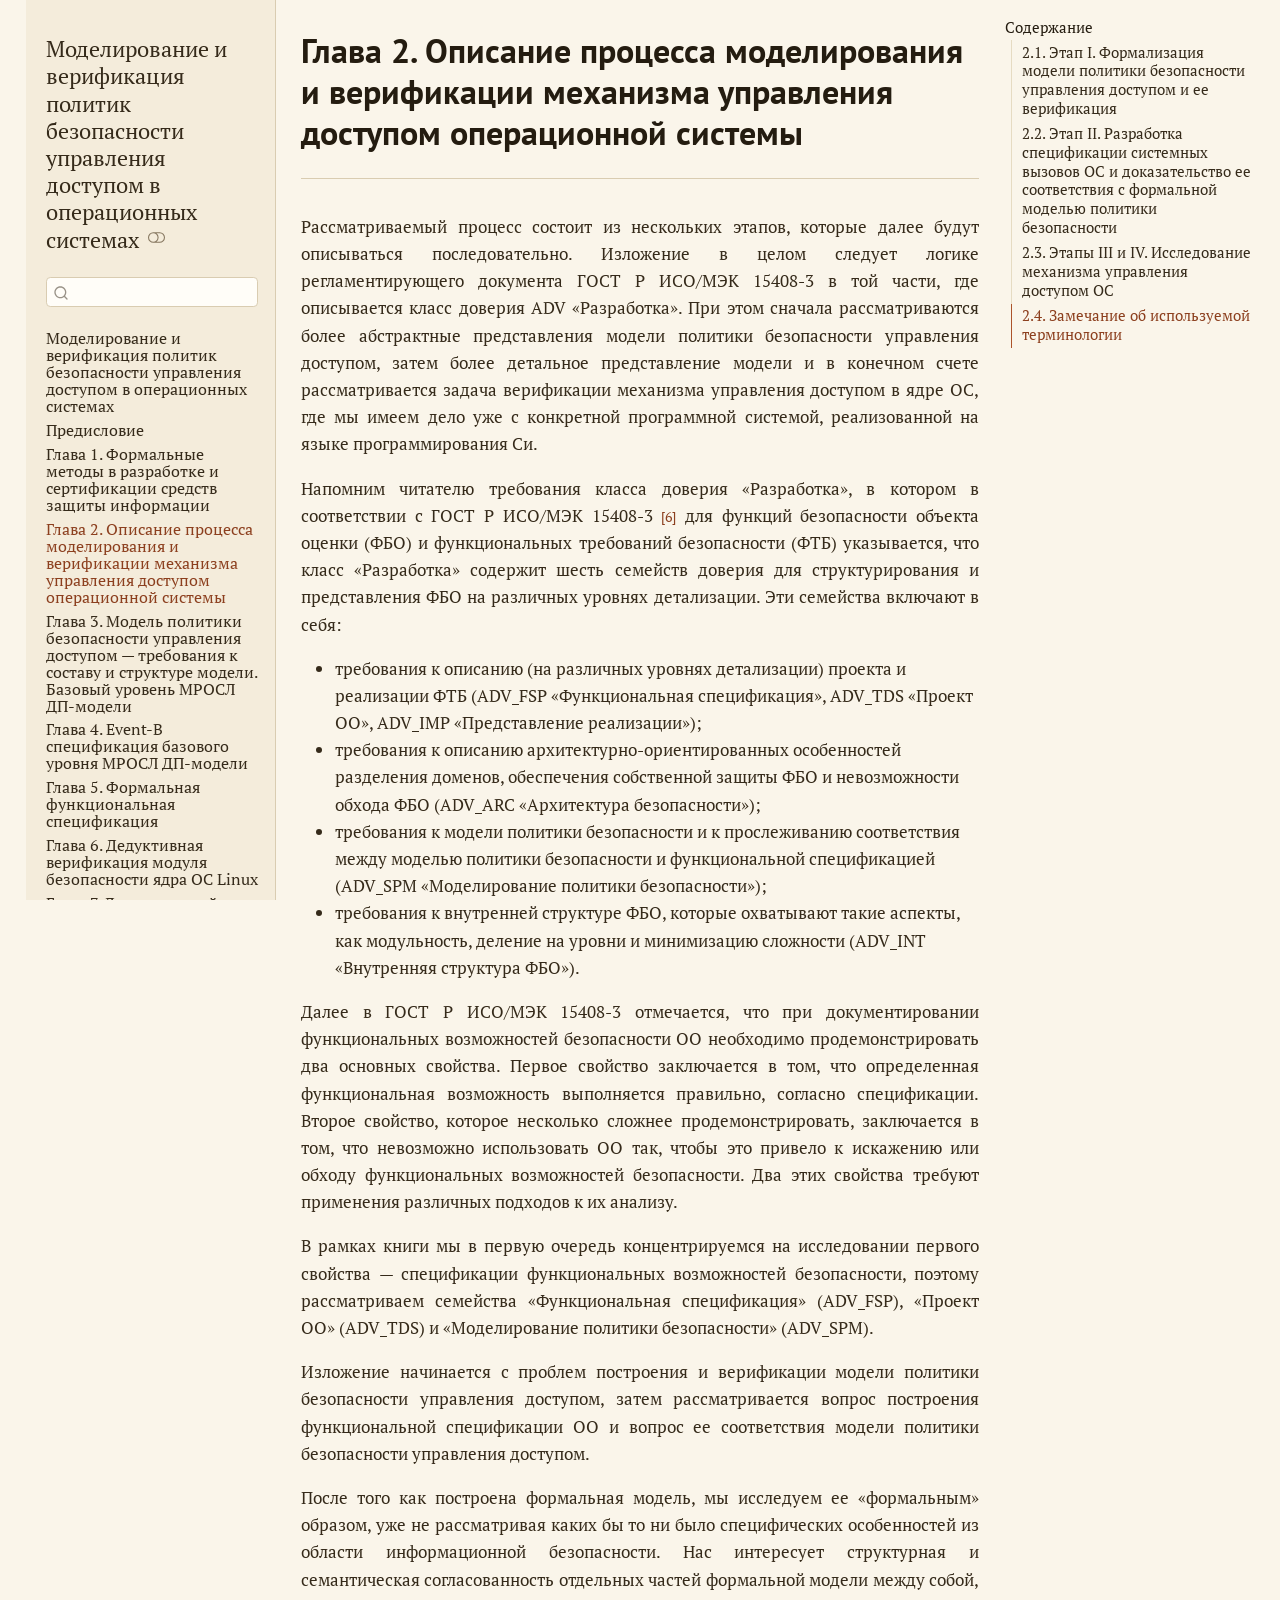
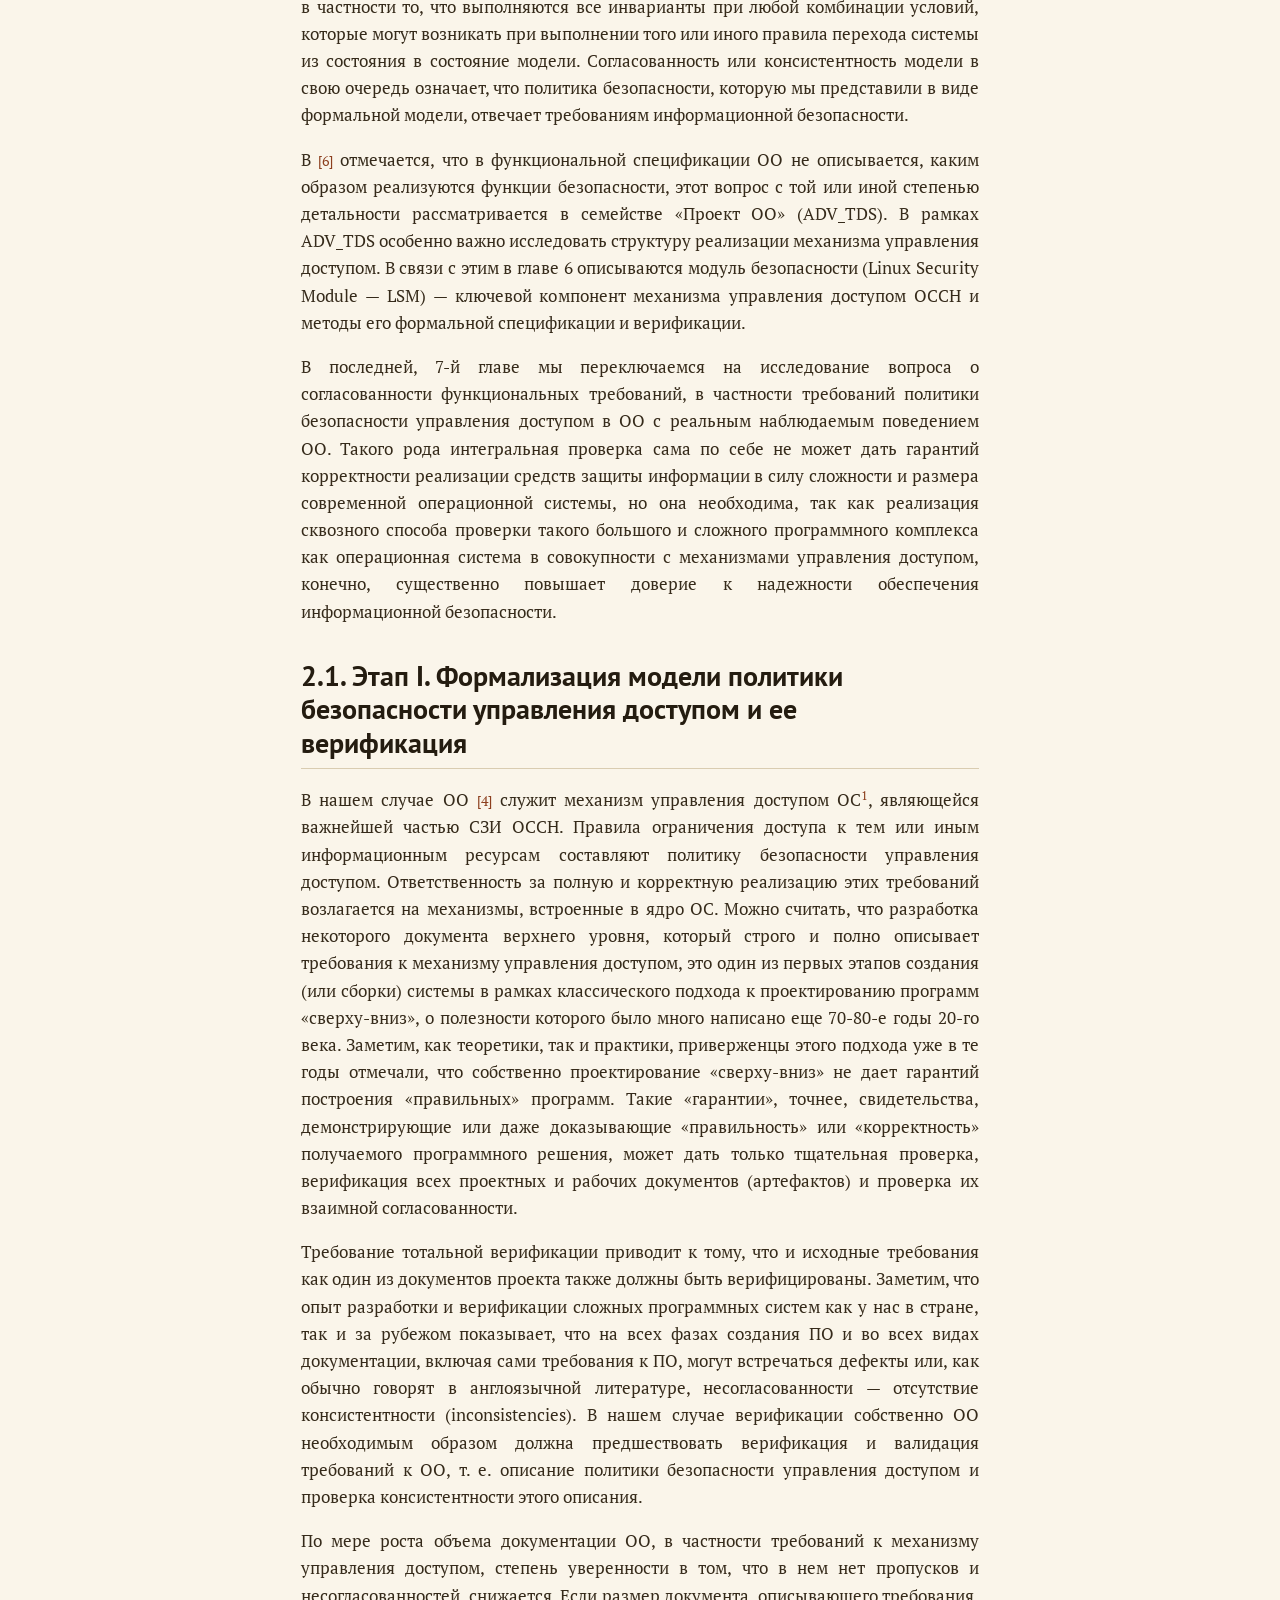
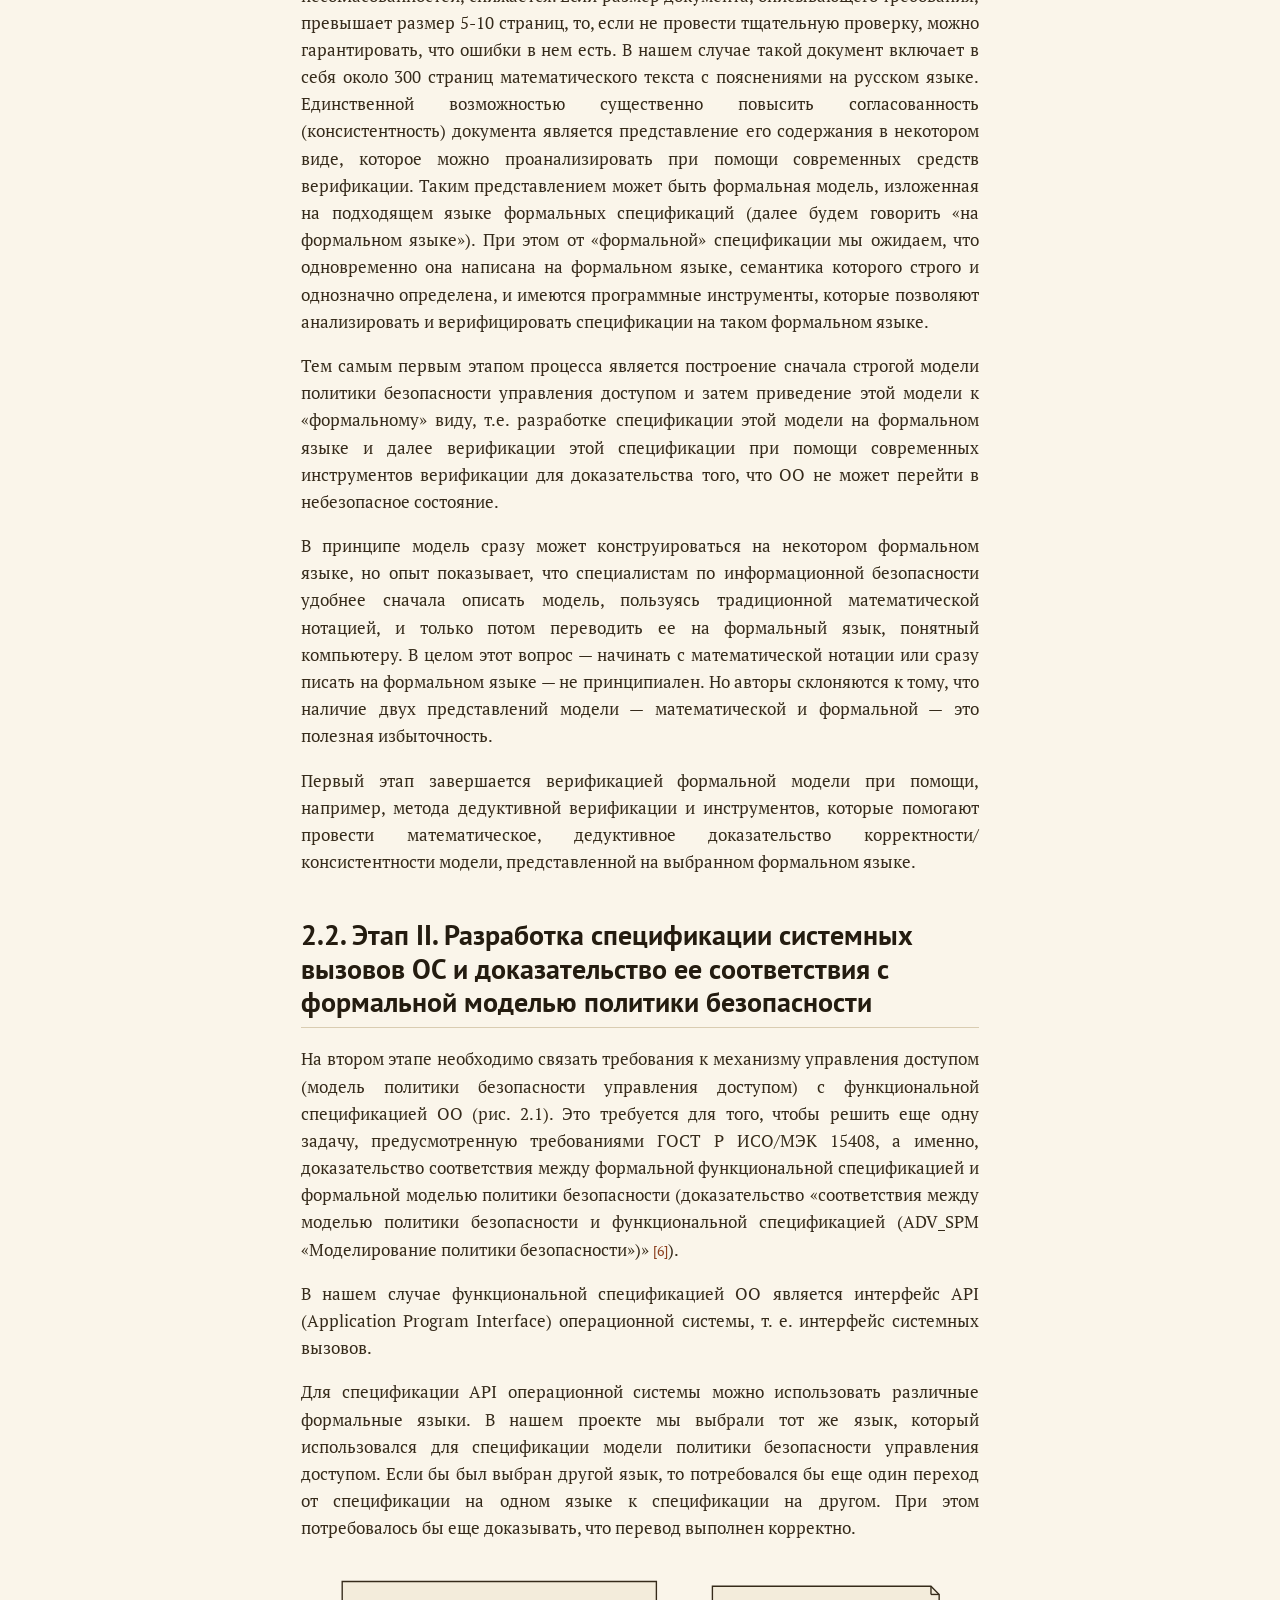
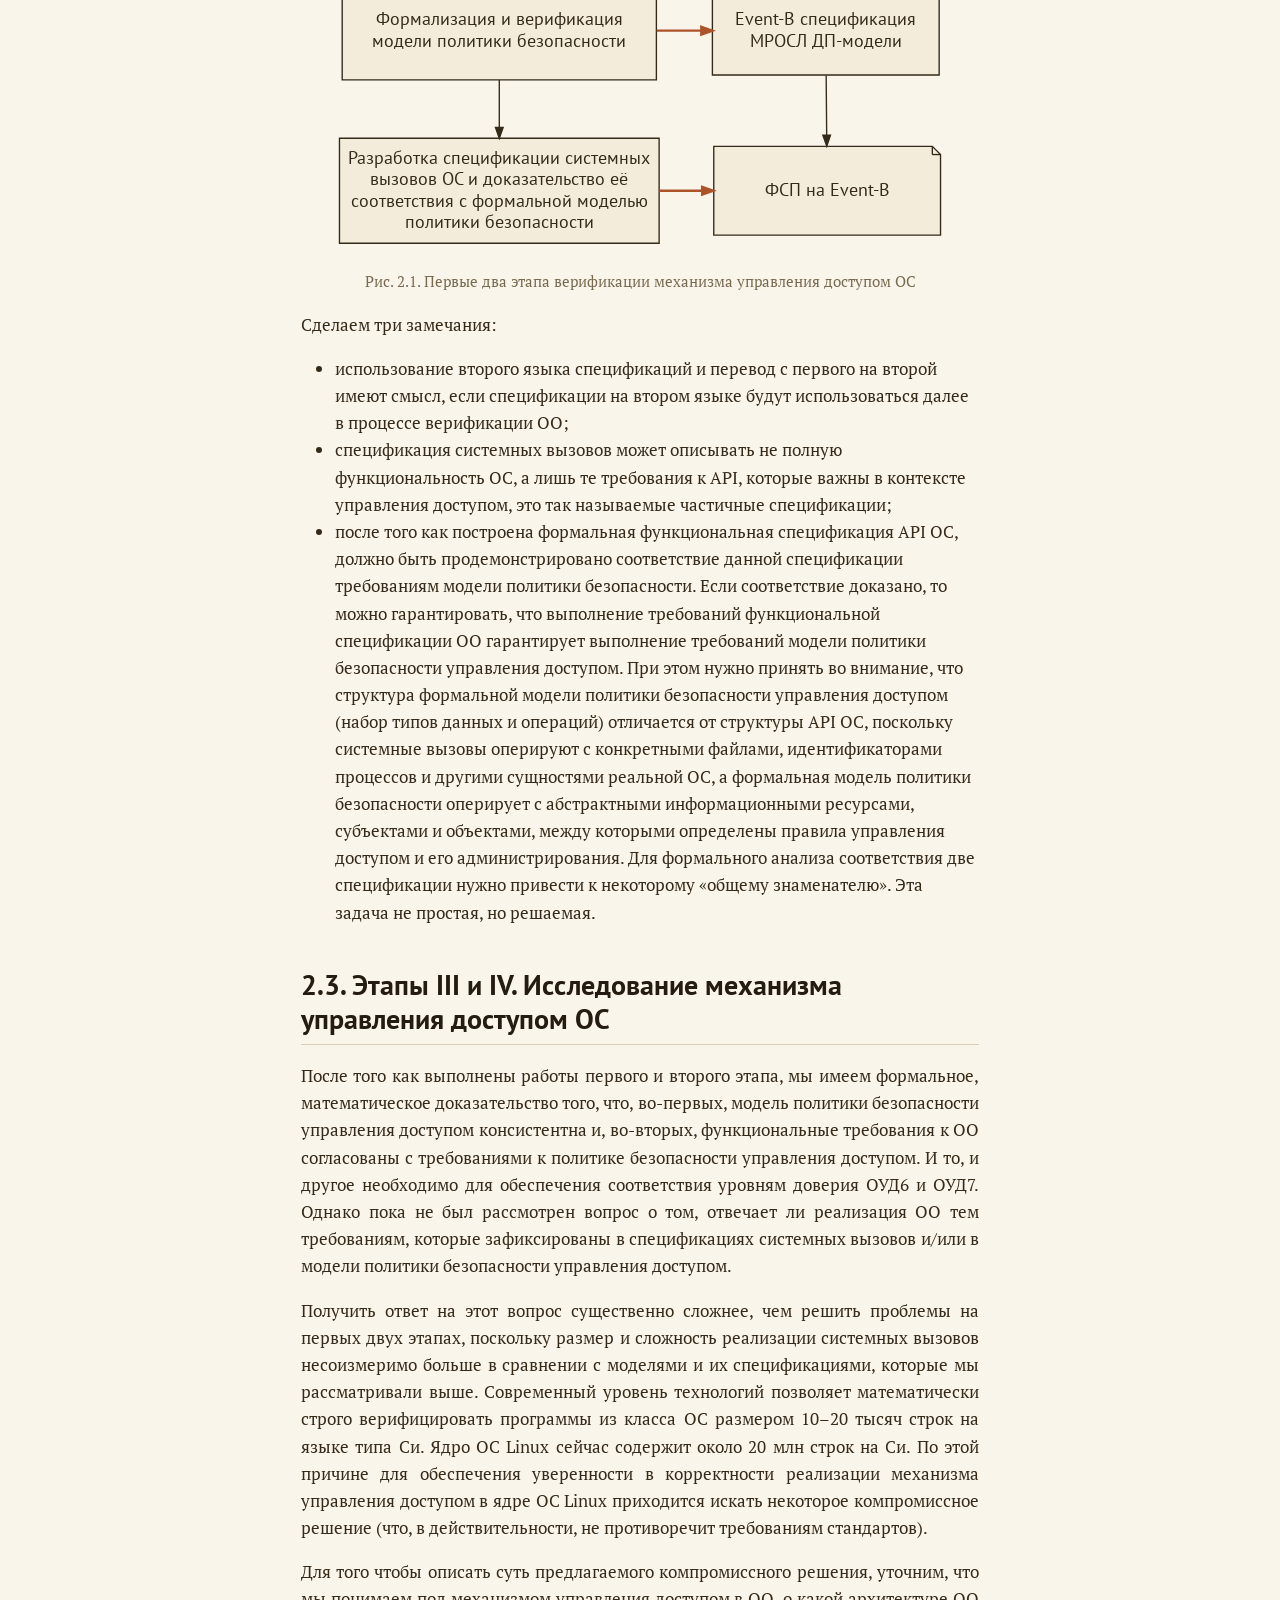
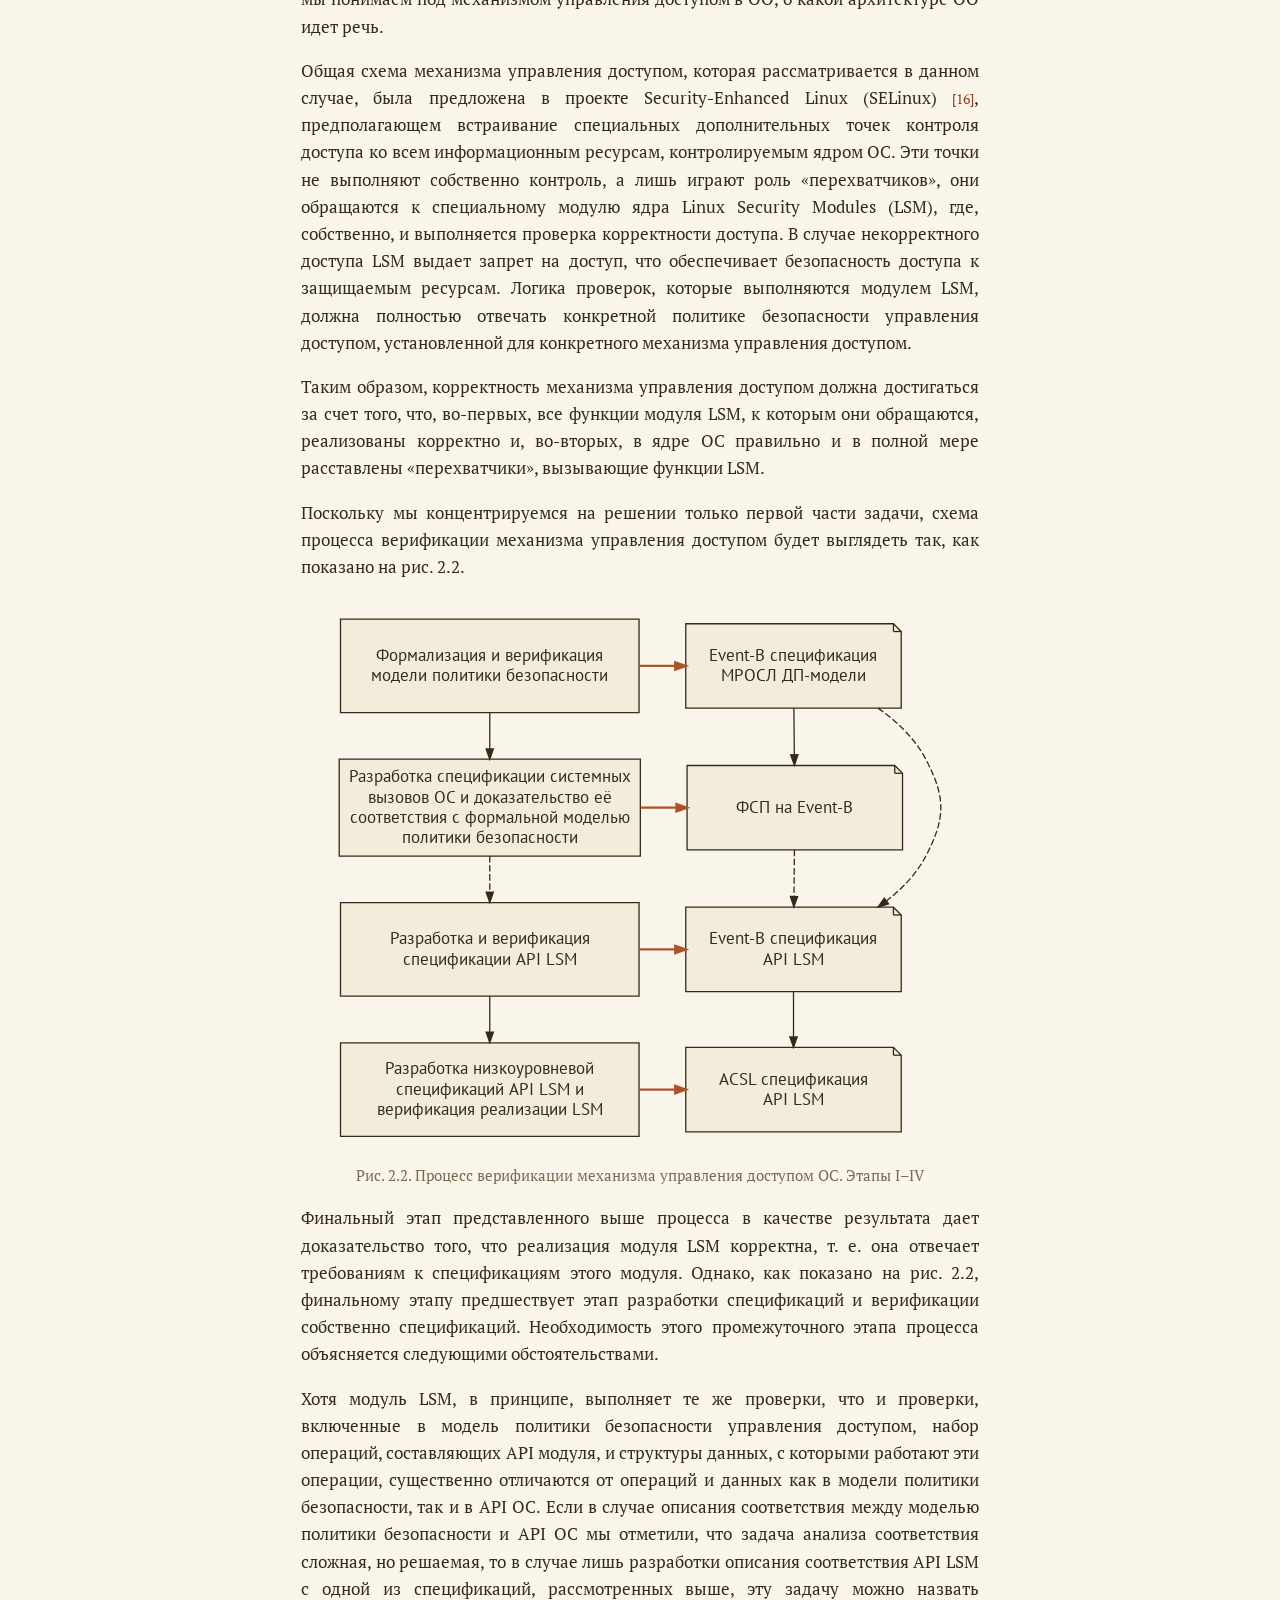
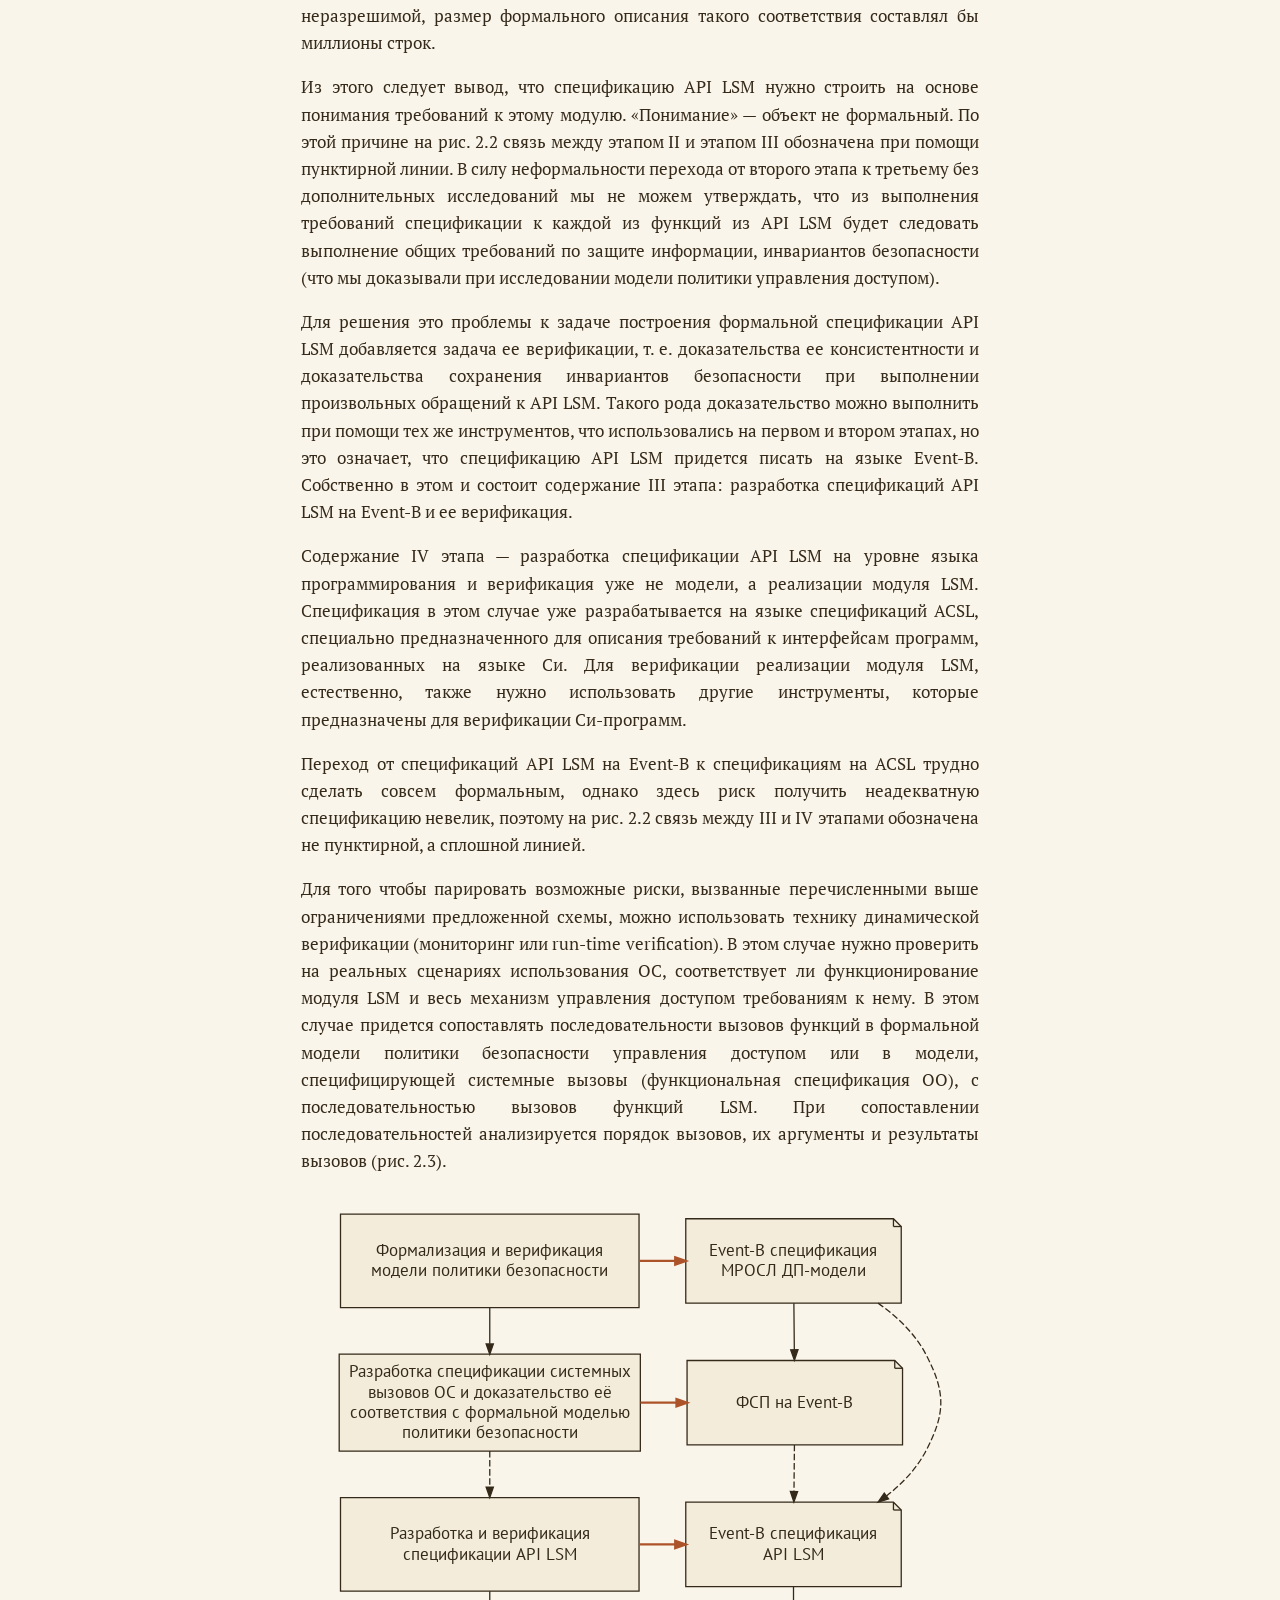
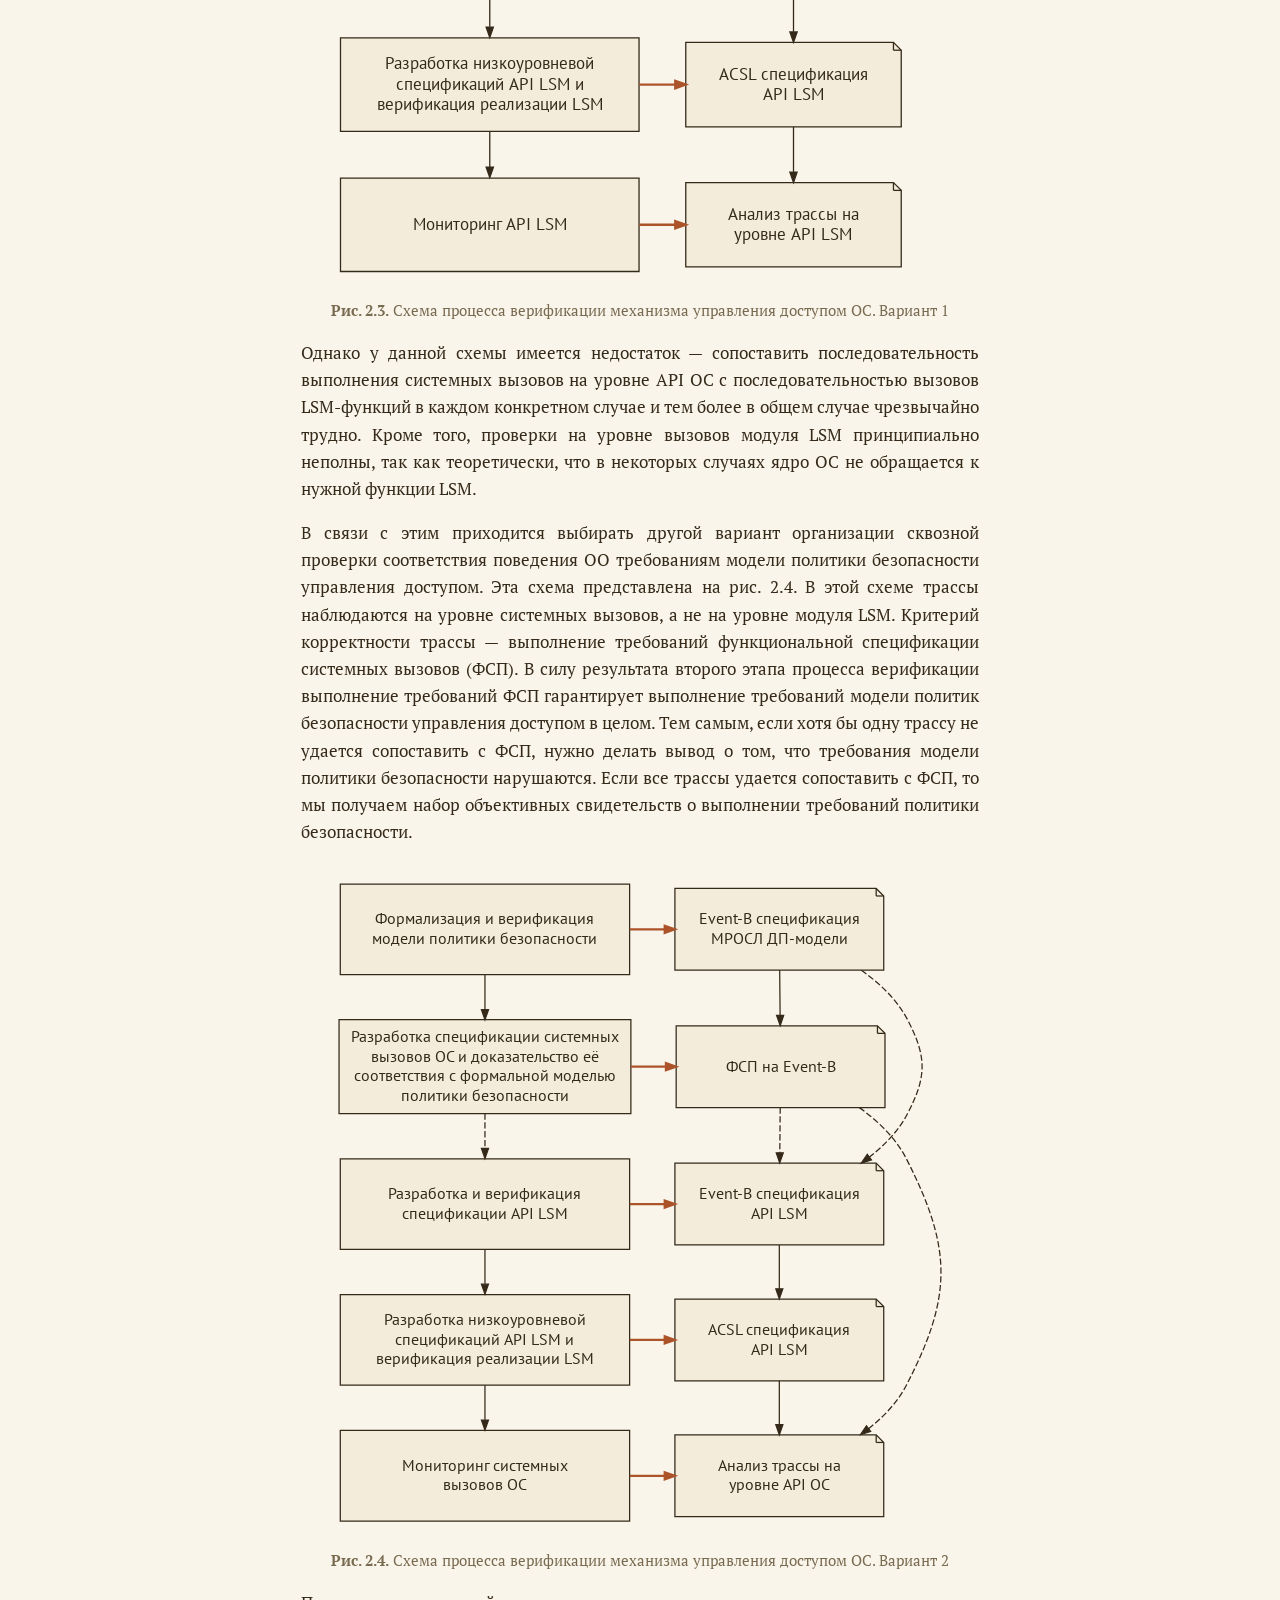
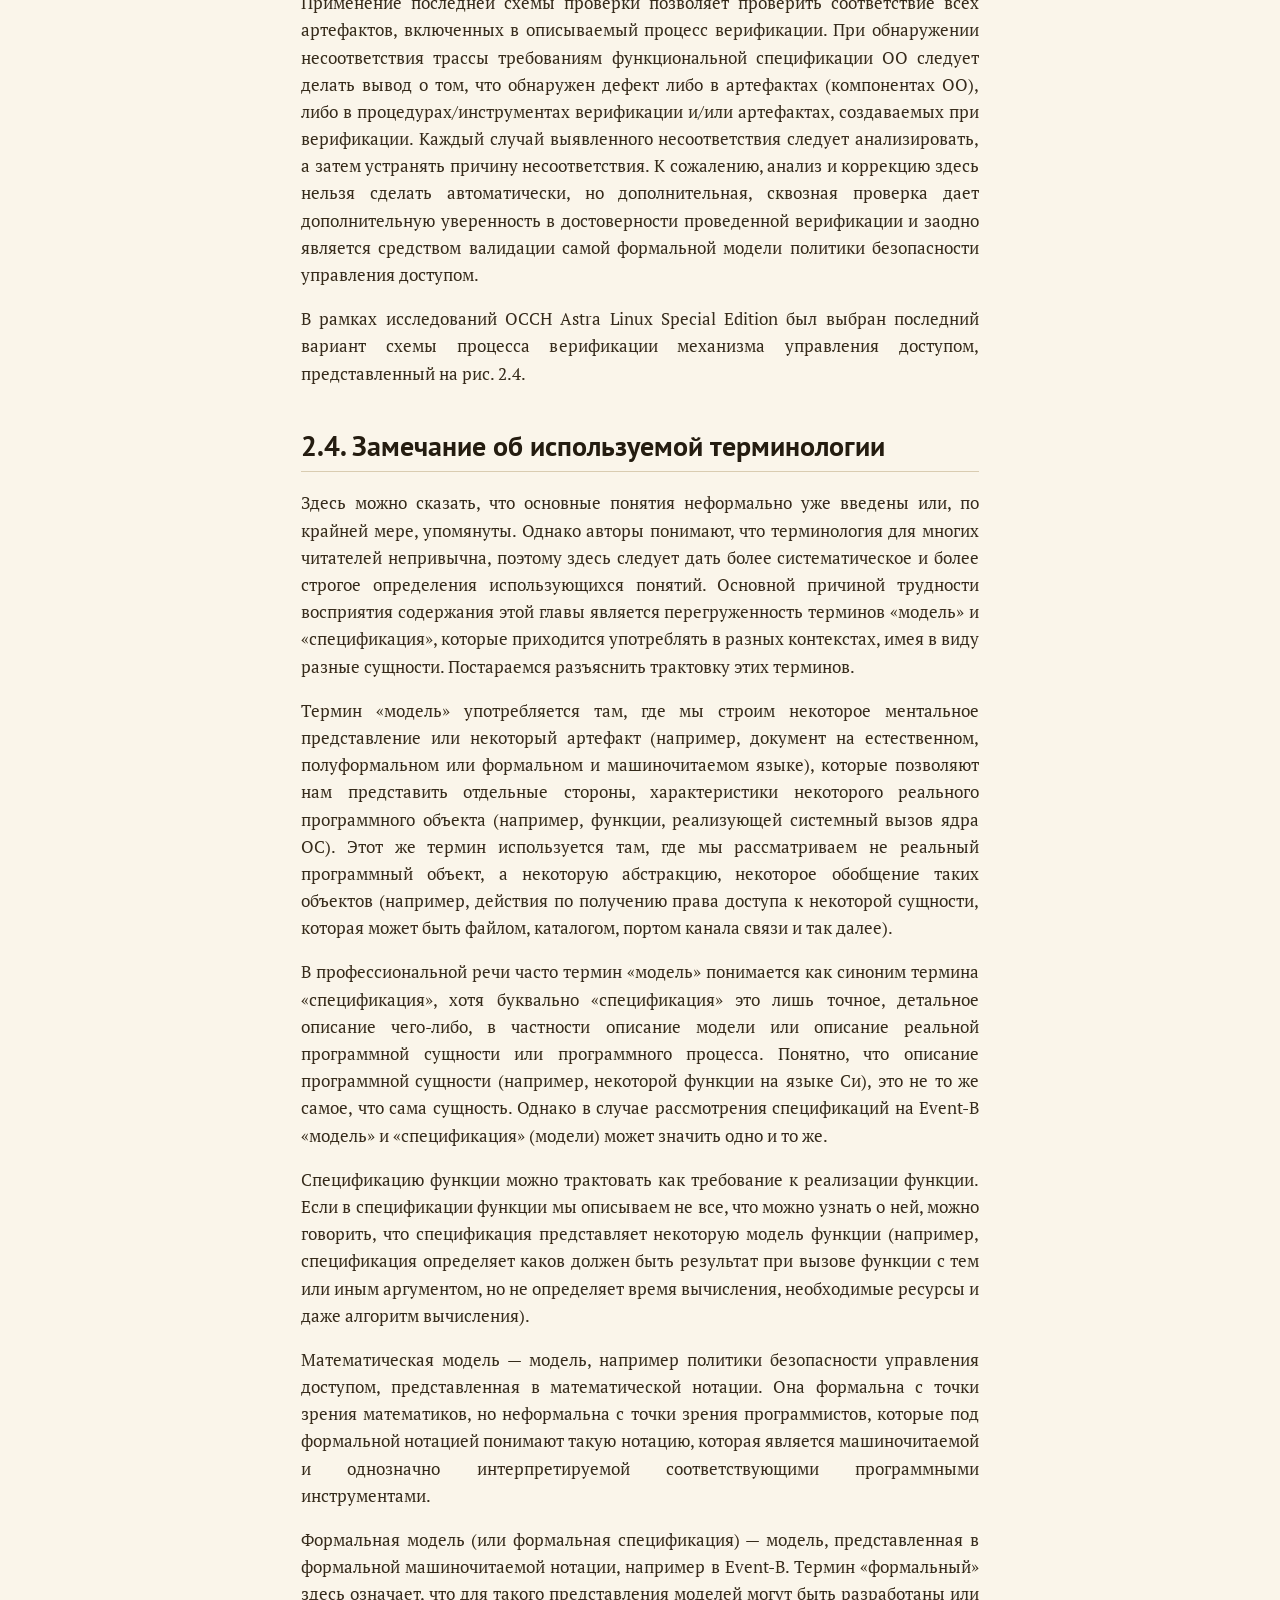
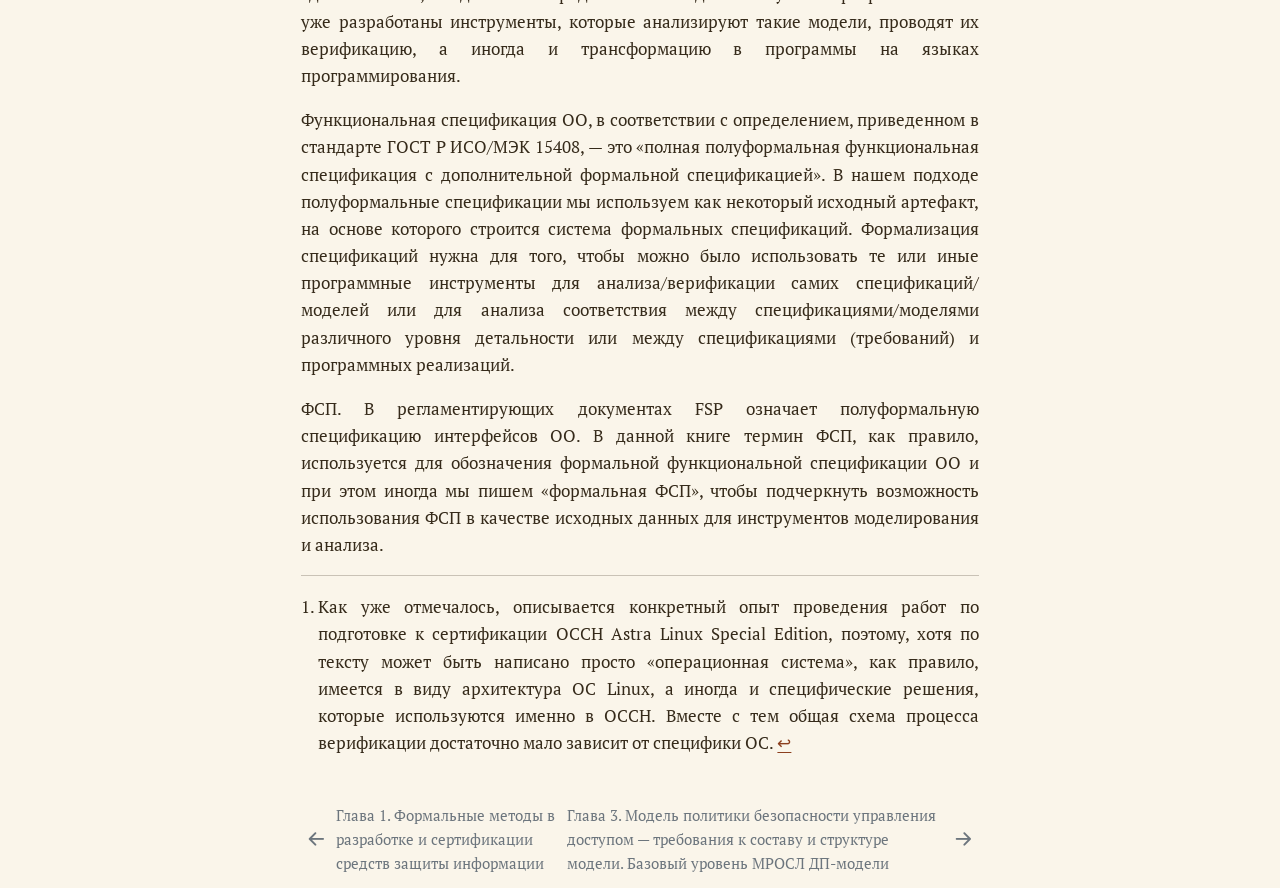
<file: chapters/02-process.html>
<!DOCTYPE html>
<html xmlns="http://www.w3.org/1999/xhtml" lang="ru" xml:lang="ru"><head>

<meta charset="utf-8">
<meta name="generator" content="quarto-1.9.38">

<meta name="viewport" content="width=device-width, initial-scale=1.0, user-scalable=yes">


<title>Глава 2. Описание процесса моделирования и верификации механизма управления доступом операционной системы – Моделирование и верификация политик безопасности управления доступом в операционных системах</title>
<style>
/* Default styles provided by pandoc.
** See https://pandoc.org/MANUAL.html#variables-for-html for config info.
*/
code{white-space: pre-wrap;}
span.smallcaps{font-variant: small-caps;}
div.columns{display: flex; gap: min(4vw, 1.5em);}
div.column{flex: auto; overflow-x: auto;}
div.hanging-indent{margin-left: 1.5em; text-indent: -1.5em;}
ul.task-list{list-style: none;}
ul.task-list li input[type="checkbox"] {
  width: 0.8em;
  margin: 0 0.8em 0.2em -1em; /* quarto-specific, see https://github.com/quarto-dev/quarto-cli/issues/4556 */ 
  vertical-align: middle;
}
</style>


<script src="../site_libs/quarto-nav/quarto-nav.js"></script>
<script src="../site_libs/quarto-nav/headroom.min.js"></script>
<script src="../site_libs/clipboard/clipboard.min.js"></script>
<script src="../site_libs/quarto-search/autocomplete.umd.js"></script>
<script src="../site_libs/quarto-search/fuse.min.js"></script>
<script src="../site_libs/quarto-search/quarto-search.js"></script>
<meta name="quarto:offset" content="../">
<link href="../chapters/03-model.html" rel="next">
<link href="../chapters/01-formal-methods.html" rel="prev">
<script src="../site_libs/quarto-html/quarto.js" type="module"></script>
<script src="../site_libs/quarto-html/tabsets/tabsets.js" type="module"></script>
<script src="../site_libs/quarto-html/popper.min.js"></script>
<script src="../site_libs/quarto-html/tippy.umd.min.js"></script>
<script src="../site_libs/quarto-html/anchor.min.js"></script>
<link href="../site_libs/quarto-html/tippy.css" rel="stylesheet">
<link href="../site_libs/quarto-html/quarto-syntax-highlighting-375f9023c1da6849cf4f3d7f8accab6b.css" rel="stylesheet" class="quarto-color-scheme" id="quarto-text-highlighting-styles">
<link href="../site_libs/quarto-html/quarto-syntax-highlighting-dark-3d3bc5d9f0e246eedfcea4a82b2f9c37.css" rel="stylesheet" class="quarto-color-scheme quarto-color-alternate" id="quarto-text-highlighting-styles">
<link href="../site_libs/quarto-html/quarto-syntax-highlighting-375f9023c1da6849cf4f3d7f8accab6b.css" rel="stylesheet" class="quarto-color-scheme-extra" id="quarto-text-highlighting-styles">
<script src="../site_libs/bootstrap/bootstrap.min.js"></script>
<link href="../site_libs/bootstrap/bootstrap-icons.css" rel="stylesheet">
<link href="../site_libs/bootstrap/bootstrap-ed1fd0ee0f3adaff5c7428ac643e46f0.min.css" rel="stylesheet" append-hash="true" class="quarto-color-scheme" id="quarto-bootstrap" data-mode="light">
<link href="../site_libs/bootstrap/bootstrap-dark-9a2e7d1445780d7bd2217ec9235f2869.min.css" rel="stylesheet" append-hash="true" class="quarto-color-scheme quarto-color-alternate" id="quarto-bootstrap" data-mode="dark">
<link href="../site_libs/bootstrap/bootstrap-ed1fd0ee0f3adaff5c7428ac643e46f0.min.css" rel="stylesheet" append-hash="true" class="quarto-color-scheme-extra" id="quarto-bootstrap" data-mode="light">
<script id="quarto-search-options" type="application/json">{
  "location": "sidebar",
  "copy-button": false,
  "collapse-after": 3,
  "panel-placement": "start",
  "type": "textbox",
  "limit": 50,
  "keyboard-shortcut": [
    "f",
    "/",
    "s"
  ],
  "show-item-context": false,
  "language": {
    "search-no-results-text": "Поиск не дал результатов",
    "search-matching-documents-text": "Результаты поиска",
    "search-copy-link-title": "Скопировать ссылку",
    "search-hide-matches-text": "Скрыть дополнительные результаты",
    "search-more-match-text": "дополнительный результат в этом документе",
    "search-more-matches-text": "дополнительных результата(-ов) в этом документе",
    "search-clear-button-title": "Очистить",
    "search-text-placeholder": "",
    "search-detached-cancel-button-title": "Отменить",
    "search-submit-button-title": "Найти",
    "search-label": "Поиск"
  }
}</script>


</head>

<body class="nav-sidebar floating quarto-light"><script id="quarto-html-before-body" type="application/javascript">
    const toggleBodyColorMode = (bsSheetEl) => {
      const mode = bsSheetEl.getAttribute("data-mode");
      const bodyEl = window.document.querySelector("body");
      if (mode === "dark") {
        bodyEl.classList.add("quarto-dark");
        bodyEl.classList.remove("quarto-light");
      } else {
        bodyEl.classList.add("quarto-light");
        bodyEl.classList.remove("quarto-dark");
      }
    }
    const toggleBodyColorPrimary = () => {
      const bsSheetEl = window.document.querySelector("link#quarto-bootstrap:not([rel=disabled-stylesheet])");
      if (bsSheetEl) {
        toggleBodyColorMode(bsSheetEl);
      }
    }
    const setColorSchemeToggle = (alternate) => {
      const toggles = window.document.querySelectorAll('.quarto-color-scheme-toggle');
      for (let i=0; i < toggles.length; i++) {
        const toggle = toggles[i];
        if (toggle) {
          if (alternate) {
            toggle.classList.add("alternate");
          } else {
            toggle.classList.remove("alternate");
          }
        }
      }
    };
    const toggleColorMode = (alternate) => {
      // Switch the stylesheets
      const primaryStylesheets = window.document.querySelectorAll('link.quarto-color-scheme:not(.quarto-color-alternate)');
      const alternateStylesheets = window.document.querySelectorAll('link.quarto-color-scheme.quarto-color-alternate');
      manageTransitions('#quarto-margin-sidebar .nav-link', false);
      if (alternate) {
        // note: dark is layered on light, we don't disable primary!
        enableStylesheet(alternateStylesheets);
        for (const sheetNode of alternateStylesheets) {
          if (sheetNode.id === "quarto-bootstrap") {
            toggleBodyColorMode(sheetNode);
          }
        }
      } else {
        disableStylesheet(alternateStylesheets);
        enableStylesheet(primaryStylesheets)
        toggleBodyColorPrimary();
      }
      manageTransitions('#quarto-margin-sidebar .nav-link', true);
      // Switch the toggles
      setColorSchemeToggle(alternate)
      // Hack to workaround the fact that safari doesn't
      // properly recolor the scrollbar when toggling (#1455)
      if (navigator.userAgent.indexOf('Safari') > 0 && navigator.userAgent.indexOf('Chrome') == -1) {
        manageTransitions("body", false);
        window.scrollTo(0, 1);
        setTimeout(() => {
          window.scrollTo(0, 0);
          manageTransitions("body", true);
        }, 40);
      }
    }
    const disableStylesheet = (stylesheets) => {
      for (let i=0; i < stylesheets.length; i++) {
        const stylesheet = stylesheets[i];
        stylesheet.rel = 'disabled-stylesheet';
      }
    }
    const enableStylesheet = (stylesheets) => {
      for (let i=0; i < stylesheets.length; i++) {
        const stylesheet = stylesheets[i];
        if(stylesheet.rel !== 'stylesheet') { // for Chrome, which will still FOUC without this check
          stylesheet.rel = 'stylesheet';
        }
      }
    }
    const manageTransitions = (selector, allowTransitions) => {
      const els = window.document.querySelectorAll(selector);
      for (let i=0; i < els.length; i++) {
        const el = els[i];
        if (allowTransitions) {
          el.classList.remove('notransition');
        } else {
          el.classList.add('notransition');
        }
      }
    }
    const isFileUrl = () => {
      return window.location.protocol === 'file:';
    }
    const hasAlternateSentinel = () => {
      let styleSentinel = getColorSchemeSentinel();
      if (styleSentinel !== null) {
        return styleSentinel === "alternate";
      } else {
        return false;
      }
    }
    const setStyleSentinel = (alternate) => {
      const value = alternate ? "alternate" : "default";
      if (!isFileUrl()) {
        window.localStorage.setItem("quarto-color-scheme", value);
      } else {
        localAlternateSentinel = value;
      }
    }
    const getColorSchemeSentinel = () => {
      if (!isFileUrl()) {
        const storageValue = window.localStorage.getItem("quarto-color-scheme");
        return storageValue != null ? storageValue : localAlternateSentinel;
      } else {
        return localAlternateSentinel;
      }
    }
    const toggleGiscusIfUsed = (isAlternate, darkModeDefault) => {
      const baseTheme = document.querySelector('#giscus-base-theme')?.value ?? 'light';
      const alternateTheme = document.querySelector('#giscus-alt-theme')?.value ?? 'dark';
      let newTheme = '';
      if(authorPrefersDark) {
        newTheme = isAlternate ? baseTheme : alternateTheme;
      } else {
        newTheme = isAlternate ? alternateTheme : baseTheme;
      }
      const changeGiscusTheme = () => {
        // From: https://github.com/giscus/giscus/issues/336
        const sendMessage = (message) => {
          const iframe = document.querySelector('iframe.giscus-frame');
          if (!iframe) return;
          iframe.contentWindow.postMessage({ giscus: message }, 'https://giscus.app');
        }
        sendMessage({
          setConfig: {
            theme: newTheme
          }
        });
      }
      const isGiscussLoaded = window.document.querySelector('iframe.giscus-frame') !== null;
      if (isGiscussLoaded) {
        changeGiscusTheme();
      }
    };
    const authorPrefersDark = false;
    const queryPrefersDark = window.matchMedia('(prefers-color-scheme: dark)');
    const darkModeDefault = queryPrefersDark.matches;
      document.querySelector('link#quarto-text-highlighting-styles.quarto-color-scheme-extra').rel = 'disabled-stylesheet';
      document.querySelector('link#quarto-bootstrap.quarto-color-scheme-extra').rel = 'disabled-stylesheet';
    let localAlternateSentinel = darkModeDefault ? 'alternate' : 'default';
    // Dark / light mode switch
    window.quartoToggleColorScheme = () => {
      // Read the current dark / light value
      let toAlternate = !hasAlternateSentinel();
      toggleColorMode(toAlternate);
      setStyleSentinel(toAlternate);
      toggleGiscusIfUsed(toAlternate, darkModeDefault);
      window.dispatchEvent(new Event('resize'));
    };
    queryPrefersDark.addEventListener("change", e => {
      if(window.localStorage.getItem("quarto-color-scheme") !== null)
        return;
      const alternate = e.matches
      toggleColorMode(alternate);
      localAlternateSentinel = e.matches ? 'alternate' : 'default'; // this is used alongside local storage!
      toggleGiscusIfUsed(alternate, darkModeDefault);
    });
    // Switch to dark mode if need be
    if (hasAlternateSentinel()) {
      toggleColorMode(true);
    } else {
      toggleColorMode(false);
    }
  </script>

<div id="quarto-search-results"></div>
  <header id="quarto-header" class="headroom fixed-top">
  <nav class="quarto-secondary-nav">
    <div class="container-fluid d-flex">
      <button type="button" class="quarto-btn-toggle btn" data-bs-toggle="collapse" role="button" data-bs-target=".quarto-sidebar-collapse-item" aria-controls="quarto-sidebar" aria-expanded="false" aria-label="Переключить боковую панель навигации" onclick="if (window.quartoToggleHeadroom) { window.quartoToggleHeadroom(); }">
        <i class="bi bi-layout-text-sidebar-reverse"></i>
      </button>
        <nav class="quarto-page-breadcrumbs" aria-label="breadcrumb"><ol class="breadcrumb"><li class="breadcrumb-item"><a href="../chapters/02-process.html"><span class="chapter-title">Глава 2. Описание процесса моделирования и верификации механизма управления доступом операционной системы</span></a></li></ol></nav>
        <a class="flex-grow-1" role="navigation" data-bs-toggle="collapse" data-bs-target=".quarto-sidebar-collapse-item" aria-controls="quarto-sidebar" aria-expanded="false" aria-label="Переключить боковую панель навигации" onclick="if (window.quartoToggleHeadroom) { window.quartoToggleHeadroom(); }">      
        </a>
      <button type="button" class="btn quarto-search-button" aria-label="Поиск" onclick="window.quartoOpenSearch();">
        <i class="bi bi-search"></i>
      </button>
    </div>
  </nav>
</header>
<!-- content -->
<div id="quarto-content" class="quarto-container page-columns page-rows-contents page-layout-article">
<!-- sidebar -->
  <nav id="quarto-sidebar" class="sidebar collapse collapse-horizontal quarto-sidebar-collapse-item sidebar-navigation floating overflow-auto">
    <div class="pt-lg-2 mt-2 text-left sidebar-header">
    <div class="sidebar-title mb-0 py-0">
      <a href="../">Моделирование и верификация политик безопасности управления доступом в операционных системах</a> 
        <div class="sidebar-tools-main">
  <a href="" class="quarto-color-scheme-toggle quarto-navigation-tool  px-1" onclick="window.quartoToggleColorScheme(); return false;" title="Переключить темный режим"><i class="bi"></i></a>
</div>
    </div>
      </div>
        <div class="mt-2 flex-shrink-0 align-items-center">
        <div class="sidebar-search">
        <div id="quarto-search" class="" title="Поиск"></div>
        </div>
        </div>
    <div class="sidebar-menu-container"> 
    <ul class="list-unstyled mt-1">
        <li class="sidebar-item">
  <div class="sidebar-item-container"> 
  <a href="../index.html" class="sidebar-item-text sidebar-link"><span class="chapter-title">Моделирование и верификация политик безопасности управления доступом в операционных системах</span></a>
  </div>
</li>
        <li class="sidebar-item">
  <div class="sidebar-item-container"> 
  <a href="../chapters/00-preface.html" class="sidebar-item-text sidebar-link"><span class="chapter-title">Предисловие</span></a>
  </div>
</li>
        <li class="sidebar-item">
  <div class="sidebar-item-container"> 
  <a href="../chapters/01-formal-methods.html" class="sidebar-item-text sidebar-link"><span class="chapter-title">Глава 1. Формальные методы в разработке и сертификации средств защиты информации</span></a>
  </div>
</li>
        <li class="sidebar-item">
  <div class="sidebar-item-container"> 
  <a href="../chapters/02-process.html" class="sidebar-item-text sidebar-link active"><span class="chapter-title">Глава 2. Описание процесса моделирования и верификации механизма управления доступом операционной системы</span></a>
  </div>
</li>
        <li class="sidebar-item">
  <div class="sidebar-item-container"> 
  <a href="../chapters/03-model.html" class="sidebar-item-text sidebar-link"><span class="chapter-title">Глава 3. Модель политики безопасности управления доступом — требования к составу и структуре модели. Базовый уровень МРОСЛ ДП-модели</span></a>
  </div>
</li>
        <li class="sidebar-item">
  <div class="sidebar-item-container"> 
  <a href="../chapters/04-event-b.html" class="sidebar-item-text sidebar-link"><span class="chapter-title">Глава 4. Event-B спецификация базового уровня МРОСЛ ДП-модели</span></a>
  </div>
</li>
        <li class="sidebar-item">
  <div class="sidebar-item-container"> 
  <a href="../chapters/05-functional-spec.html" class="sidebar-item-text sidebar-link"><span class="chapter-title">Глава 5. Формальная функциональная спецификация</span></a>
  </div>
</li>
        <li class="sidebar-item">
  <div class="sidebar-item-container"> 
  <a href="../chapters/06-deductive-verification.html" class="sidebar-item-text sidebar-link"><span class="chapter-title">Глава 6. Дедуктивная верификация модуля безопасности ядра ОС Linux</span></a>
  </div>
</li>
        <li class="sidebar-item">
  <div class="sidebar-item-container"> 
  <a href="../chapters/07-dynamic-monitoring.html" class="sidebar-item-text sidebar-link"><span class="chapter-title">Глава 7. Динамический мониторинг</span></a>
  </div>
</li>
        <li class="sidebar-item">
  <div class="sidebar-item-container"> 
  <a href="../chapters/conclusion.html" class="sidebar-item-text sidebar-link"><span class="chapter-title">Заключение</span></a>
  </div>
</li>
        <li class="sidebar-item">
  <div class="sidebar-item-container"> 
  <a href="../chapters/abbreviations.html" class="sidebar-item-text sidebar-link"><span class="chapter-title">Используемые сокращения и обозначения</span></a>
  </div>
</li>
        <li class="sidebar-item">
  <div class="sidebar-item-container"> 
  <a href="../chapters/bibliography.html" class="sidebar-item-text sidebar-link"><span class="chapter-title">Литература</span></a>
  </div>
</li>
        <li class="sidebar-item">
  <div class="sidebar-item-container"> 
  <a href="../chapters/appendix-a.html" class="sidebar-item-text sidebar-link"><span class="chapter-title">Приложение А. Язык спецификаций Event-B</span></a>
  </div>
</li>
        <li class="sidebar-item">
  <div class="sidebar-item-container"> 
  <a href="../chapters/appendix-b.html" class="sidebar-item-text sidebar-link"><span class="chapter-title">Приложение В. Среда разработки и верификации на языке Event-B</span></a>
  </div>
</li>
        <li class="sidebar-item">
  <div class="sidebar-item-container"> 
  <a href="../chapters/colophon.html" class="sidebar-item-text sidebar-link"><span class="chapter-title">Научное издание</span></a>
  </div>
</li>
    </ul>
    </div>
</nav>
<div id="quarto-sidebar-glass" class="quarto-sidebar-collapse-item" data-bs-toggle="collapse" data-bs-target=".quarto-sidebar-collapse-item"></div>
<!-- margin-sidebar -->
    <div id="quarto-margin-sidebar" class="sidebar margin-sidebar">
        <nav id="TOC" role="doc-toc" class="toc-active">
    <h2 id="toc-title">Содержание</h2>
   
  <ul>
  <li><a href="#этап-i.-формализация-модели-политики-безопасности-управления-доступом-и-ее-верификация" id="toc-этап-i.-формализация-модели-политики-безопасности-управления-доступом-и-ее-верификация" class="nav-link active" data-scroll-target="#этап-i.-формализация-модели-политики-безопасности-управления-доступом-и-ее-верификация">2.1. Этап I. Формализация модели политики безопасности управления доступом и ее верификация</a></li>
  <li><a href="#этап-ii.-разработка-спецификации-системных-вызовов-ос-и-доказательство-ее-соответствия-с-формальной-моделью-политики-безопасности" id="toc-этап-ii.-разработка-спецификации-системных-вызовов-ос-и-доказательство-ее-соответствия-с-формальной-моделью-политики-безопасности" class="nav-link" data-scroll-target="#этап-ii.-разработка-спецификации-системных-вызовов-ос-и-доказательство-ее-соответствия-с-формальной-моделью-политики-безопасности">2.2. Этап II. Разработка спецификации системных вызовов ОС и доказательство ее соответствия с формальной моделью политики безопасности</a></li>
  <li><a href="#этапы-iii-и-iv.-исследование-механизма-управления-доступом-ос" id="toc-этапы-iii-и-iv.-исследование-механизма-управления-доступом-ос" class="nav-link" data-scroll-target="#этапы-iii-и-iv.-исследование-механизма-управления-доступом-ос">2.3. Этапы III и IV. Исследование механизма управления доступом ОС</a></li>
  <li><a href="#замечание-об-используемой-терминологии" id="toc-замечание-об-используемой-терминологии" class="nav-link" data-scroll-target="#замечание-об-используемой-терминологии">2.4. Замечание об используемой терминологии</a></li>
  </ul>
</nav>
    </div>
<!-- main -->
<main class="content" id="quarto-document-content">


<header id="title-block-header" class="quarto-title-block default">
<div class="quarto-title">
<h1 class="title"><span class="chapter-title">Глава 2. Описание процесса моделирования и верификации механизма управления доступом операционной системы</span></h1>
</div>



<div class="quarto-title-meta">

    
  
    
  </div>
  


</header>


<p>Рассматриваемый процесс состоит из нескольких этапов, которые далее будут описываться последовательно. Изложение в целом следует логике регламентирующего документа ГОСТ Р ИСО/МЭК 15408-3 в той части, где описывается класс доверия ADV «Разработка». При этом сначала рассматриваются более абстрактные представления модели политики безопасности управления доступом, затем более детальное представление модели и в конечном счете рассматривается задача верификации механизма управления доступом в ядре ОС, где мы имеем дело уже с конкретной программной системой, реализованной на языке программирования Си.</p>
<p>Напомним читателю требования класса доверия «Разработка», в котором в соответствии с ГОСТ Р ИСО/МЭК 15408-3 <a href="../chapters/bibliography.html#ref-6">[6]</a> для функций безопасности объекта оценки (ФБО) и функциональных требований безопасности (ФТБ) указывается, что класс «Разработка» содержит шесть семейств доверия для структурирования и представления ФБО на различных уровнях детализации. Эти семейства включают в себя:</p>
<ul>
<li>требования к описанию (на различных уровнях детализации) проекта и реализации ФТБ (ADV_FSP «Функциональная спецификация», ADV_TDS «Проект ОО», ADV_IMP «Представление реализации»);</li>
<li>требования к описанию архитектурно-ориентированных особенностей разделения доменов, обеспечения собственной защиты ФБО и невозможности обхода ФБО (ADV_ARC «Архитектура безопасности»);</li>
<li>требования к модели политики безопасности и к прослеживанию соответствия между моделью политики безопасности и функциональной спецификацией (ADV_SPM «Моделирование политики безопасности»);</li>
<li>требования к внутренней структуре ФБО, которые охватывают такие аспекты, как модульность, деление на уровни и минимизацию сложности (ADV_INT «Внутренняя структура ФБО»).</li>
</ul>
<p>Далее в ГОСТ Р ИСО/МЭК 15408-3 отмечается, что при документировании функциональных возможностей безопасности ОО необходимо продемонстрировать два основных свойства. Первое свойство заключается в том, что определенная функциональная возможность выполняется правильно, согласно спецификации. Второе свойство, которое несколько сложнее продемонстрировать, заключается в том, что невозможно использовать ОО так, чтобы это привело к искажению или обходу функциональных возможностей безопасности. Два этих свойства требуют применения различных подходов к их анализу.</p>
<p>В рамках книги мы в первую очередь концентрируемся на исследовании первого свойства — спецификации функциональных возможностей безопасности, поэтому рассматриваем семейства «Функциональная спецификация» (ADV_FSP), «Проект ОО» (ADV_TDS) и «Моделирование политики безопасности» (ADV_SPM).</p>
<p>Изложение начинается с проблем построения и верификации модели политики безопасности управления доступом, затем рассматривается вопрос построения функциональной спецификации ОО и вопрос ее соответствия модели политики безопасности управления доступом.</p>
<p>После того как построена формальная модель, мы исследуем ее «формальным» образом, уже не рассматривая каких бы то ни было специфических особенностей из области информационной безопасности. Нас интересует структурная и семантическая согласованность отдельных частей формальной модели между собой, в частности то, что выполняются все инварианты при любой комбинации условий, которые могут возникать при выполнении того или иного правила перехода системы из состояния в состояние модели. Согласованность или консистентность модели в свою очередь означает, что политика безопасности, которую мы представили в виде формальной модели, отвечает требованиям информационной безопасности.</p>
<p>В <a href="../chapters/bibliography.html#ref-6">[6]</a> отмечается, что в функциональной спецификации ОО не описывается, каким образом реализуются функции безопасности, этот вопрос с той или иной степенью детальности рассматривается в семействе «Проект ОО» (ADV_TDS). В рамках ADV_TDS особенно важно исследовать структуру реализации механизма управления доступом. В связи с этим в главе 6 описываются модуль безопасности (Linux Security Module — LSM) — ключевой компонент механизма управления доступом ОССН и методы его формальной спецификации и верификации.</p>
<p>В последней, 7-й главе мы переключаемся на исследование вопроса о согласованности функциональных требований, в частности требований политики безопасности управления доступом в ОО с реальным наблюдаемым поведением ОО. Такого рода интегральная проверка сама по себе не может дать гарантий корректности реализации средств защиты информации в силу сложности и размера современной операционной системы, но она необходима, так как реализация сквозного способа проверки такого большого и сложного программного комплекса как операционная система в совокупности с механизмами управления доступом, конечно, существенно повышает доверие к надежности обеспечения информационной безопасности.</p>
<section id="этап-i.-формализация-модели-политики-безопасности-управления-доступом-и-ее-верификация" class="level2">
<h2 class="anchored" data-anchor-id="этап-i.-формализация-модели-политики-безопасности-управления-доступом-и-ее-верификация">2.1. Этап I. Формализация модели политики безопасности управления доступом и ее верификация</h2>
<p>В нашем случае ОО <a href="../chapters/bibliography.html#ref-4">[4]</a> служит механизм управления доступом ОС<a href="#fn1" class="footnote-ref" id="fnref1" role="doc-noteref"><sup>1</sup></a>, являющейся важнейшей частью СЗИ ОССН. Правила ограничения доступа к тем или иным информационным ресурсам составляют политику безопасности управления доступом. Ответственность за полную и корректную реализацию этих требований возлагается на механизмы, встроенные в ядро ОС. Можно считать, что разработка некоторого документа верхнего уровня, который строго и полно описывает требования к механизму управления доступом, это один из первых этапов создания (или сборки) системы в рамках классического подхода к проектированию программ «сверху-вниз», о полезности которого было много написано еще 70-80-е годы 20-го века. Заметим, как теоретики, так и практики, приверженцы этого подхода уже в те годы отмечали, что собственно проектирование «сверху-вниз» не дает гарантий построения «правильных» программ. Такие «гарантии», точнее, свидетельства, демонстрирующие или даже доказывающие «правильность» или «корректность» получаемого программного решения, может дать только тщательная проверка, верификация всех проектных и рабочих документов (артефактов) и проверка их взаимной согласованности.</p>
<p>Требование тотальной верификации приводит к тому, что и исходные требования как один из документов проекта также должны быть верифицированы. Заметим, что опыт разработки и верификации сложных программных систем как у нас в стране, так и за рубежом показывает, что на всех фазах создания ПО и во всех видах документации, включая сами требования к ПО, могут встречаться дефекты или, как обычно говорят в англоязычной литературе, несогласованности — отсутствие консистентности (inconsistencies). В нашем случае верификации собственно ОО необходимым образом должна предшествовать верификация и валидация требований к ОО, т. е. описание политики безопасности управления доступом и проверка консистентности этого описания.</p>
<p>По мере роста объема документации ОО, в частности требований к механизму управления доступом, степень уверенности в том, что в нем нет пропусков и несогласованностей, снижается. Если размер документа, описывающего требования, превышает размер 5-10 страниц, то, если не провести тщательную проверку, можно гарантировать, что ошибки в нем есть. В нашем случае такой документ включает в себя около 300 страниц математического текста с пояснениями на русском языке. Единственной возможностью существенно повысить согласованность (консистентность) документа является представление его содержания в некотором виде, которое можно проанализировать при помощи современных средств верификации. Таким представлением может быть формальная модель, изложенная на подходящем языке формальных спецификаций (далее будем говорить «на формальном языке»). При этом от «формальной» спецификации мы ожидаем, что одновременно она написана на формальном языке, семантика которого строго и однозначно определена, и имеются программные инструменты, которые позволяют анализировать и верифицировать спецификации на таком формальном языке.</p>
<p>Тем самым первым этапом процесса является построение сначала строгой модели политики безопасности управления доступом и затем приведение этой модели к «формальному» виду, т.е. разработке спецификации этой модели на формальном языке и далее верификации этой спецификации при помощи современных инструментов верификации для доказательства того, что ОО не может перейти в небезопасное состояние.</p>
<p>В принципе модель сразу может конструироваться на некотором формальном языке, но опыт показывает, что специалистам по информационной безопасности удобнее сначала описать модель, пользуясь традиционной математической нотацией, и только потом переводить ее на формальный язык, понятный компьютеру. В целом этот вопрос — начинать с математической нотации или сразу писать на формальном языке — не принципиален. Но авторы склоняются к тому, что наличие двух представлений модели — математической и формальной — это полезная избыточность.</p>
<p>Первый этап завершается верификацией формальной модели при помощи, например, метода дедуктивной верификации и инструментов, которые помогают провести математическое, дедуктивное доказательство корректности/консистентности модели, представленной на выбранном формальном языке.</p>
</section>
<section id="этап-ii.-разработка-спецификации-системных-вызовов-ос-и-доказательство-ее-соответствия-с-формальной-моделью-политики-безопасности" class="level2">
<h2 class="anchored" data-anchor-id="этап-ii.-разработка-спецификации-системных-вызовов-ос-и-доказательство-ее-соответствия-с-формальной-моделью-политики-безопасности">2.2. Этап II. Разработка спецификации системных вызовов ОС и доказательство ее соответствия с формальной моделью политики безопасности</h2>
<p>На втором этапе необходимо связать требования к механизму управления доступом (модель политики безопасности управления доступом) с функциональной спецификацией ОО (рис. 2.1). Это требуется для того, чтобы решить еще одну задачу, предусмотренную требованиями ГОСТ Р ИСО/МЭК 15408, а именно, доказательство соответствия между формальной функциональной спецификацией и формальной моделью политики безопасности (доказательство «соответствия между моделью политики безопасности и функциональной спецификацией (ADV_SPM «Моделирование политики безопасности»)» <a href="../chapters/bibliography.html#ref-6">[6]</a>).</p>
<p>В нашем случае функциональной спецификацией ОО является интерфейс API (Application Program Interface) операционной системы, т. е. интерфейс системных вызовов.</p>
<p>Для спецификации API операционной системы можно использовать различные формальные языки. В нашем проекте мы выбрали тот же язык, который использовался для спецификации модели политики безопасности управления доступом. Если бы был выбран другой язык, то потребовался бы еще один переход от спецификации на одном языке к спецификации на другом. При этом потребовалось бы еще доказывать, что перевод выполнен корректно.</p>
<div class="cell" data-layout-align="default">
<div class="cell-output-display">
<div>
<p></p><figure class="figure"><p></p>
<div>
<svg width="672" height="480" viewbox="0.00 0.00 448.00 199.40" xmlns="http://www.w3.org/2000/svg" xlink="http://www.w3.org/1999/xlink" style="; max-width: none; max-height: none">
<g id="graph0" class="graph" transform="scale(1 1) rotate(0) translate(4 195.4)">
<title>fig21</title>
<!-- s1 -->
<g id="node1" class="node">
<title>s1</title>
<polygon fill="none" stroke="black" points="232,-191.4 2,-191.4 2,-119.4 232,-119.4 232,-191.4"></polygon>
<text text-anchor="middle" x="117" y="-159.3" font-family="PT Sans" font-size="13.00">Формализация и верификация</text>
<text text-anchor="middle" x="117" y="-143.7" font-family="PT Sans" font-size="13.00">модели политики безопасности</text>
</g>
<!-- s2 -->
<g id="node2" class="node">
<title>s2</title>
<polygon fill="none" stroke="black" points="234,-76.6 0,-76.6 0,0.2 234,0.2 234,-76.6"></polygon>
<text text-anchor="middle" x="117" y="-57.7" font-family="PT Sans" font-size="13.00">Разработка спецификации системных</text>
<text text-anchor="middle" x="117" y="-42.1" font-family="PT Sans" font-size="13.00">вызовов ОС и доказательство её</text>
<text text-anchor="middle" x="117" y="-26.5" font-family="PT Sans" font-size="13.00">соответствия с формальной моделью</text>
<text text-anchor="middle" x="117" y="-10.9" font-family="PT Sans" font-size="13.00">политики безопасности</text>
</g>
<!-- s1&#45;&gt;s2 -->
<g id="edge1" class="edge">
<title>s1-&gt;s2</title>
<path fill="none" stroke="black" d="M117,-119.21C117,-108.35 117,-96.23 117,-84.77"></path>
<polygon fill="black" stroke="black" points="119.8,-84.57 117,-76.57 114.2,-84.57 119.8,-84.57"></polygon>
</g>
<!-- a1 -->
<g id="node3" class="node">
<title>a1</title>
<polygon fill="none" stroke="black" points="433,-187.9 273,-187.9 273,-122.9 439,-122.9 439,-181.9 433,-187.9"></polygon>
<polyline fill="none" stroke="black" points="433,-187.9 433,-181.9 "></polyline>
<polyline fill="none" stroke="black" points="439,-181.9 433,-181.9 "></polyline>
<text text-anchor="middle" x="356" y="-159.3" font-family="PT Sans" font-size="13.00">Event-B спецификация</text>
<text text-anchor="middle" x="356" y="-143.7" font-family="PT Sans" font-size="13.00">МРОСЛ ДП-модели</text>
</g>
<!-- s1&#45;&gt;a1 -->
<g id="edge3" class="edge dg-produces">
<title>s1-&gt;a1</title>
<path fill="none" stroke="black" stroke-width="1.8" d="M232.3,-155.4C243.08,-155.4 253.86,-155.4 264.64,-155.4"></path>
<polygon fill="black" stroke="black" stroke-width="1.8" points="264.89,-158.2 272.89,-155.4 264.89,-152.6 264.89,-158.2"></polygon>
</g>
<!-- a2 -->
<g id="node4" class="node">
<title>a2</title>
<polygon fill="none" stroke="black" points="434,-70.7 274,-70.7 274,-5.7 440,-5.7 440,-64.7 434,-70.7"></polygon>
<polyline fill="none" stroke="black" points="434,-70.7 434,-64.7 "></polyline>
<polyline fill="none" stroke="black" points="440,-64.7 434,-64.7 "></polyline>
<text text-anchor="middle" x="357" y="-34.3" font-family="PT Sans" font-size="13.00">ФСП на Event-B</text>
</g>
<!-- s2&#45;&gt;a2 -->
<g id="edge4" class="edge dg-produces">
<title>s2-&gt;a2</title>
<path fill="none" stroke="black" stroke-width="1.8" d="M234.19,-38.2C244.53,-38.2 254.88,-38.2 265.23,-38.2"></path>
<polygon fill="black" stroke="black" stroke-width="1.8" points="265.53,-41 273.53,-38.2 265.53,-35.4 265.53,-41"></polygon>
</g>
<!-- a1&#45;&gt;a2 -->
<g id="edge2" class="edge">
<title>a1-&gt;a2</title>
<path fill="none" stroke="black" d="M356.28,-122.62C356.39,-109.14 356.53,-93.29 356.65,-79.05"></path>
<polygon fill="black" stroke="black" points="359.46,-78.9 356.72,-70.88 353.86,-78.86 359.46,-78.9"></polygon>
</g>
</g>
</svg>
</div>
<p></p></figure><p></p>
</div>
</div>
</div>
<p>Рис. 2.1. Первые два этапа верификации механизма управления доступом ОС</p>
<p>Сделаем три замечания:</p>
<ul>
<li>использование второго языка спецификаций и перевод с первого на второй имеют смысл, если спецификации на втором языке будут использоваться далее в процессе верификации ОО;</li>
<li>спецификация системных вызовов может описывать не полную функциональность ОС, а лишь те требования к API, которые важны в контексте управления доступом, это так называемые частичные спецификации;</li>
<li>после того как построена формальная функциональная спецификация API ОС, должно быть продемонстрировано соответствие данной спецификации требованиям модели политики безопасности. Если соответствие доказано, то можно гарантировать, что выполнение требований функциональной спецификации ОО гарантирует выполнение требований модели политики безопасности управления доступом. При этом нужно принять во внимание, что структура формальной модели политики безопасности управления доступом (набор типов данных и операций) отличается от структуры API ОС, поскольку системные вызовы оперируют с конкретными файлами, идентификаторами процессов и другими сущностями реальной ОС, а формальная модель политики безопасности оперирует с абстрактными информационными ресурсами, субъектами и объектами, между которыми определены правила управления доступом и его администрирования. Для формального анализа соответствия две спецификации нужно привести к некоторому «общему знаменателю». Эта задача не простая, но решаемая.</li>
</ul>
</section>
<section id="этапы-iii-и-iv.-исследование-механизма-управления-доступом-ос" class="level2">
<h2 class="anchored" data-anchor-id="этапы-iii-и-iv.-исследование-механизма-управления-доступом-ос">2.3. Этапы III и IV. Исследование механизма управления доступом ОС</h2>
<p>После того как выполнены работы первого и второго этапа, мы имеем формальное, математическое доказательство того, что, во-первых, модель политики безопасности управления доступом консистентна и, во-вторых, функциональные требования к ОО согласованы с требованиями к политике безопасности управления доступом. И то, и другое необходимо для обеспечения соответствия уровням доверия ОУД6 и ОУД7. Однако пока не был рассмотрен вопрос о том, отвечает ли реализация ОО тем требованиям, которые зафиксированы в спецификациях системных вызовов и/или в модели политики безопасности управления доступом.</p>
<p>Получить ответ на этот вопрос существенно сложнее, чем решить проблемы на первых двух этапах, поскольку размер и сложность реализации системных вызовов несоизмеримо больше в сравнении с моделями и их спецификациями, которые мы рассматривали выше. Современный уровень технологий позволяет математически строго верифицировать программы из класса ОС размером 10–20 тысяч строк на языке типа Си. Ядро ОС Linux сейчас содержит около 20 млн строк на Си. По этой причине для обеспечения уверенности в корректности реализации механизма управления доступом в ядре ОС Linux приходится искать некоторое компромиссное решение (что, в действительности, не противоречит требованиям стандартов).</p>
<p>Для того чтобы описать суть предлагаемого компромиссного решения, уточним, что мы понимаем под механизмом управления доступом в ОО, о какой архитектуре ОО идет речь.</p>
<p>Общая схема механизма управления доступом, которая рассматривается в данном случае, была предложена в проекте Security-Enhanced Linux (SELinux) <a href="../chapters/bibliography.html#ref-16">[16]</a>, предполагающем встраивание специальных дополнительных точек контроля доступа ко всем информационным ресурсам, контролируемым ядром ОС. Эти точки не выполняют собственно контроль, а лишь играют роль «перехватчиков», они обращаются к специальному модулю ядра Linux Security Modules (LSM), где, собственно, и выполняется проверка корректности доступа. В случае некорректного доступа LSM выдает запрет на доступ, что обеспечивает безопасность доступа к защищаемым ресурсам. Логика проверок, которые выполняются модулем LSM, должна полностью отвечать конкретной политике безопасности управления доступом, установленной для конкретного механизма управления доступом.</p>
<p>Таким образом, корректность механизма управления доступом должна достигаться за счет того, что, во-первых, все функции модуля LSM, к которым они обращаются, реализованы корректно и, во-вторых, в ядре ОС правильно и в полной мере расставлены «перехватчики», вызывающие функции LSM.</p>
<p>Поскольку мы концентрируемся на решении только первой части задачи, схема процесса верификации механизма управления доступом будет выглядеть так, как показано на рис. 2.2.</p>
<div class="cell" data-layout-align="default">
<div class="cell-output-display">
<div>
<p></p><figure class="figure"><p></p>
<div>
<svg width="672" height="480" viewbox="0.00 0.00 471.48 406.40" xmlns="http://www.w3.org/2000/svg" xlink="http://www.w3.org/1999/xlink" style="; max-width: none; max-height: none">
<g id="graph0" class="graph" transform="scale(1 1) rotate(0) translate(4 402.4)">
<title>fig22</title>
<!-- s1 -->
<g id="node1" class="node">
<title>s1</title>
<polygon fill="none" stroke="black" points="231,-398.4 1,-398.4 1,-326.4 231,-326.4 231,-398.4"></polygon>
<text text-anchor="middle" x="116" y="-366.3" font-family="PT Sans" font-size="13.00">Формализация и верификация</text>
<text text-anchor="middle" x="116" y="-350.7" font-family="PT Sans" font-size="13.00">модели политики безопасности</text>
</g>
<!-- s2 -->
<g id="node2" class="node">
<title>s2</title>
<polygon fill="none" stroke="black" points="232,-290.6 0,-290.6 0,-215.8 232,-215.8 232,-290.6"></polygon>
<text text-anchor="middle" x="116" y="-272.7" font-family="PT Sans" font-size="13.00">Разработка спецификации системных</text>
<text text-anchor="middle" x="116" y="-257.1" font-family="PT Sans" font-size="13.00">вызовов ОС и доказательство её</text>
<text text-anchor="middle" x="116" y="-241.5" font-family="PT Sans" font-size="13.00">соответствия с формальной моделью</text>
<text text-anchor="middle" x="116" y="-225.9" font-family="PT Sans" font-size="13.00">политики безопасности</text>
</g>
<!-- s1&#45;&gt;s2 -->
<g id="edge1" class="edge">
<title>s1-&gt;s2</title>
<path fill="none" stroke="black" d="M116,-326.3C116,-317.42 116,-307.77 116,-298.5"></path>
<polygon fill="black" stroke="black" points="118.8,-298.48 116,-290.48 113.2,-298.48 118.8,-298.48"></polygon>
</g>
<!-- a1 -->
<g id="node5" class="node">
<title>a1</title>
<polygon fill="none" stroke="black" points="427,-394.9 267,-394.9 267,-329.9 433,-329.9 433,-388.9 427,-394.9"></polygon>
<polyline fill="none" stroke="black" points="427,-394.9 427,-388.9 "></polyline>
<polyline fill="none" stroke="black" points="433,-388.9 427,-388.9 "></polyline>
<text text-anchor="middle" x="350" y="-366.3" font-family="PT Sans" font-size="13.00">Event-B спецификация</text>
<text text-anchor="middle" x="350" y="-350.7" font-family="PT Sans" font-size="13.00">МРОСЛ ДП-модели</text>
</g>
<!-- s1&#45;&gt;a1 -->
<g id="edge8" class="edge dg-produces">
<title>s1-&gt;a1</title>
<path fill="none" stroke="black" stroke-width="1.8" d="M231.17,-362.4C240.39,-362.4 249.6,-362.4 258.82,-362.4"></path>
<polygon fill="black" stroke="black" stroke-width="1.8" points="258.91,-365.2 266.91,-362.4 258.91,-359.6 258.91,-365.2"></polygon>
</g>
<!-- s3 -->
<g id="node3" class="node">
<title>s3</title>
<polygon fill="none" stroke="black" points="231,-180 1,-180 1,-108 231,-108 231,-180"></polygon>
<text text-anchor="middle" x="116" y="-147.9" font-family="PT Sans" font-size="13.00">Разработка и верификация</text>
<text text-anchor="middle" x="116" y="-132.3" font-family="PT Sans" font-size="13.00">спецификации API LSM</text>
</g>
<!-- s2&#45;&gt;s3 -->
<g id="edge2" class="edge">
<title>s2-&gt;s3</title>
<path fill="none" stroke="black" stroke-dasharray="5,2" d="M116,-215.91C116,-207.07 116,-197.53 116,-188.4"></path>
<polygon fill="black" stroke="black" points="118.8,-188.17 116,-180.17 113.2,-188.17 118.8,-188.17"></polygon>
</g>
<!-- a2 -->
<g id="node6" class="node">
<title>a2</title>
<polygon fill="none" stroke="black" points="428,-285.7 268,-285.7 268,-220.7 434,-220.7 434,-279.7 428,-285.7"></polygon>
<polyline fill="none" stroke="black" points="428,-285.7 428,-279.7 "></polyline>
<polyline fill="none" stroke="black" points="434,-279.7 428,-279.7 "></polyline>
<text text-anchor="middle" x="351" y="-249.3" font-family="PT Sans" font-size="13.00">ФСП на Event-B</text>
</g>
<!-- s2&#45;&gt;a2 -->
<g id="edge9" class="edge dg-produces">
<title>s2-&gt;a2</title>
<path fill="none" stroke="black" stroke-width="1.8" d="M232.12,-253.2C241.34,-253.2 250.56,-253.2 259.78,-253.2"></path>
<polygon fill="black" stroke="black" stroke-width="1.8" points="259.88,-256 267.88,-253.2 259.88,-250.4 259.88,-256"></polygon>
</g>
<!-- s4 -->
<g id="node4" class="node">
<title>s4</title>
<polygon fill="none" stroke="black" points="231,-72 1,-72 1,0 231,0 231,-72"></polygon>
<text text-anchor="middle" x="116" y="-47.7" font-family="PT Sans" font-size="13.00">Разработка низкоуровневой</text>
<text text-anchor="middle" x="116" y="-32.1" font-family="PT Sans" font-size="13.00">спецификаций API LSM и</text>
<text text-anchor="middle" x="116" y="-16.5" font-family="PT Sans" font-size="13.00">верификация реализации LSM</text>
</g>
<!-- s3&#45;&gt;s4 -->
<g id="edge3" class="edge">
<title>s3-&gt;s4</title>
<path fill="none" stroke="black" d="M116,-108C116,-99.23 116,-89.71 116,-80.57"></path>
<polygon fill="black" stroke="black" points="118.8,-80.33 116,-72.33 113.2,-80.33 118.8,-80.33"></polygon>
</g>
<!-- a3 -->
<g id="node7" class="node">
<title>a3</title>
<polygon fill="none" stroke="black" points="427,-176.5 267,-176.5 267,-111.5 433,-111.5 433,-170.5 427,-176.5"></polygon>
<polyline fill="none" stroke="black" points="427,-176.5 427,-170.5 "></polyline>
<polyline fill="none" stroke="black" points="433,-170.5 427,-170.5 "></polyline>
<text text-anchor="middle" x="350" y="-147.9" font-family="PT Sans" font-size="13.00">Event-B спецификация</text>
<text text-anchor="middle" x="350" y="-132.3" font-family="PT Sans" font-size="13.00">API LSM</text>
</g>
<!-- s3&#45;&gt;a3 -->
<g id="edge10" class="edge dg-produces">
<title>s3-&gt;a3</title>
<path fill="none" stroke="black" stroke-width="1.8" d="M231.17,-144C240.39,-144 249.6,-144 258.82,-144"></path>
<polygon fill="black" stroke="black" stroke-width="1.8" points="258.91,-146.8 266.91,-144 258.91,-141.2 258.91,-146.8"></polygon>
</g>
<!-- a4 -->
<g id="node8" class="node">
<title>a4</title>
<polygon fill="none" stroke="black" points="427,-68.5 267,-68.5 267,-3.5 433,-3.5 433,-62.5 427,-68.5"></polygon>
<polyline fill="none" stroke="black" points="427,-68.5 427,-62.5 "></polyline>
<polyline fill="none" stroke="black" points="433,-62.5 427,-62.5 "></polyline>
<text text-anchor="middle" x="350" y="-39.9" font-family="PT Sans" font-size="13.00">ACSL спецификация</text>
<text text-anchor="middle" x="350" y="-24.3" font-family="PT Sans" font-size="13.00">API LSM</text>
</g>
<!-- s4&#45;&gt;a4 -->
<g id="edge11" class="edge dg-produces">
<title>s4-&gt;a4</title>
<path fill="none" stroke="black" stroke-width="1.8" d="M231.17,-36C240.39,-36 249.6,-36 258.82,-36"></path>
<polygon fill="black" stroke="black" stroke-width="1.8" points="258.91,-38.8 266.91,-36 258.91,-33.2 258.91,-38.8"></polygon>
</g>
<!-- a1&#45;&gt;a2 -->
<g id="edge4" class="edge">
<title>a1-&gt;a2</title>
<path fill="none" stroke="black" d="M350.29,-329.82C350.4,-318.58 350.52,-305.77 350.63,-293.94"></path>
<polygon fill="black" stroke="black" points="353.43,-293.95 350.7,-285.93 347.83,-293.9 353.43,-293.95"></polygon>
</g>
<!-- a1&#45;&gt;a3 -->
<g id="edge7" class="edge">
<title>a1-&gt;a3</title>
<path fill="none" stroke="black" stroke-dasharray="5,2" d="M415.16,-329.88C429.91,-319.47 443.66,-306.37 452,-290.4 467.31,-261.09 467.31,-245.31 452,-216 444.9,-202.4 433.87,-190.88 421.65,-181.33"></path>
<polygon fill="black" stroke="black" points="423.26,-179.04 415.16,-176.52 419.92,-183.53 423.26,-179.04"></polygon>
</g>
<!-- a2&#45;&gt;a3 -->
<g id="edge5" class="edge">
<title>a2-&gt;a3</title>
<path fill="none" stroke="black" stroke-dasharray="5,2" d="M350.71,-220.62C350.6,-209.38 350.48,-196.57 350.37,-184.74"></path>
<polygon fill="black" stroke="black" points="353.17,-184.7 350.3,-176.73 347.57,-184.75 353.17,-184.7"></polygon>
</g>
<!-- a3&#45;&gt;a4 -->
<g id="edge6" class="edge">
<title>a3-&gt;a4</title>
<path fill="none" stroke="black" d="M350,-111.48C350,-100.58 350,-88.22 350,-76.74"></path>
<polygon fill="black" stroke="black" points="352.8,-76.58 350,-68.58 347.2,-76.58 352.8,-76.58"></polygon>
</g>
</g>
</svg>
</div>
<p></p></figure><p></p>
</div>
</div>
</div>
<p>Рис. 2.2. Процесс верификации механизма управления доступом ОС. Этапы I–IV</p>
<p>Финальный этап представленного выше процесса в качестве результата дает доказательство того, что реализация модуля LSM корректна, т. е. она отвечает требованиям к спецификациям этого модуля. Однако, как показано на рис. 2.2, финальному этапу предшествует этап разработки спецификаций и верификации собственно спецификаций. Необходимость этого промежуточного этапа процесса объясняется следующими обстоятельствами.</p>
<p>Хотя модуль LSM, в принципе, выполняет те же проверки, что и проверки, включенные в модель политики безопасности управления доступом, набор операций, составляющих API модуля, и структуры данных, с которыми работают эти операции, существенно отличаются от операций и данных как в модели политики безопасности, так и в API ОС. Если в случае описания соответствия между моделью политики безопасности и API ОС мы отметили, что задача анализа соответствия сложная, но решаемая, то в случае лишь разработки описания соответствия API LSM с одной из спецификаций, рассмотренных выше, эту задачу можно назвать неразрешимой, размер формального описания такого соответствия составлял бы миллионы строк.</p>
<p>Из этого следует вывод, что спецификацию API LSM нужно строить на основе понимания требований к этому модулю. «Понимание» — объект не формальный. По этой причине на рис. 2.2 связь между этапом II и этапом III обозначена при помощи пунктирной линии. В силу неформальности перехода от второго этапа к третьему без дополнительных исследований мы не можем утверждать, что из выполнения требований спецификации к каждой из функций из API LSM будет следовать выполнение общих требований по защите информации, инвариантов безопасности (что мы доказывали при исследовании модели политики управления доступом).</p>
<p>Для решения это проблемы к задаче построения формальной спецификации API LSM добавляется задача ее верификации, т. е. доказательства ее консистентности и доказательства сохранения инвариантов безопасности при выполнении произвольных обращений к API LSM. Такого рода доказательство можно выполнить при помощи тех же инструментов, что использовались на первом и втором этапах, но это означает, что спецификацию API LSM придется писать на языке Event-B. Собственно в этом и состоит содержание III этапа: разработка спецификаций API LSM на Event-B и ее верификация.</p>
<p>Содержание IV этапа — разработка спецификации API LSM на уровне языка программирования и верификация уже не модели, а реализации модуля LSM. Спецификация в этом случае уже разрабатывается на языке спецификаций ACSL, специально предназначенного для описания требований к интерфейсам программ, реализованных на языке Си. Для верификации реализации модуля LSM, естественно, также нужно использовать другие инструменты, которые предназначены для верификации Си-программ.</p>
<p>Переход от спецификаций API LSM на Event-B к спецификациям на ACSL трудно сделать совсем формальным, однако здесь риск получить неадекватную спецификацию невелик, поэтому на рис. 2.2 связь между III и IV этапами обозначена не пунктирной, а сплошной линией.</p>
<p>Для того чтобы парировать возможные риски, вызванные перечисленными выше ограничениями предложенной схемы, можно использовать технику динамической верификации (мониторинг или run-time verification). В этом случае нужно проверить на реальных сценариях использования ОС, соответствует ли функционирование модуля LSM и весь механизм управления доступом требованиям к нему. В этом случае придется сопоставлять последовательности вызовов функций в формальной модели политики безопасности управления доступом или в модели, специфицирующей системные вызовы (функциональная спецификация ОО), с последовательностью вызовов функций LSM. При сопоставлении последовательностей анализируется порядок вызовов, их аргументы и результаты вызовов (рис. 2.3).</p>
<div class="cell" data-layout-align="default">
<div class="cell-output-display">
<div>
<p></p><figure class="figure"><p></p>
<div>
<svg width="672" height="480" viewbox="0.00 0.00 471.48 514.40" xmlns="http://www.w3.org/2000/svg" xlink="http://www.w3.org/1999/xlink" style="; max-width: none; max-height: none">
<g id="graph0" class="graph" transform="scale(1 1) rotate(0) translate(4 510.4)">
<title>fig23</title>
<!-- s1 -->
<g id="node1" class="node">
<title>s1</title>
<polygon fill="none" stroke="black" points="231,-506.4 1,-506.4 1,-434.4 231,-434.4 231,-506.4"></polygon>
<text text-anchor="middle" x="116" y="-474.3" font-family="PT Sans" font-size="13.00">Формализация и верификация</text>
<text text-anchor="middle" x="116" y="-458.7" font-family="PT Sans" font-size="13.00">модели политики безопасности</text>
</g>
<!-- s2 -->
<g id="node2" class="node">
<title>s2</title>
<polygon fill="none" stroke="black" points="232,-398.6 0,-398.6 0,-323.8 232,-323.8 232,-398.6"></polygon>
<text text-anchor="middle" x="116" y="-380.7" font-family="PT Sans" font-size="13.00">Разработка спецификации системных</text>
<text text-anchor="middle" x="116" y="-365.1" font-family="PT Sans" font-size="13.00">вызовов ОС и доказательство её</text>
<text text-anchor="middle" x="116" y="-349.5" font-family="PT Sans" font-size="13.00">соответствия с формальной моделью</text>
<text text-anchor="middle" x="116" y="-333.9" font-family="PT Sans" font-size="13.00">политики безопасности</text>
</g>
<!-- s1&#45;&gt;s2 -->
<g id="edge1" class="edge">
<title>s1-&gt;s2</title>
<path fill="none" stroke="black" d="M116,-434.3C116,-425.42 116,-415.77 116,-406.5"></path>
<polygon fill="black" stroke="black" points="118.8,-406.48 116,-398.48 113.2,-406.48 118.8,-406.48"></polygon>
</g>
<!-- a1 -->
<g id="node6" class="node">
<title>a1</title>
<polygon fill="none" stroke="black" points="427,-502.9 267,-502.9 267,-437.9 433,-437.9 433,-496.9 427,-502.9"></polygon>
<polyline fill="none" stroke="black" points="427,-502.9 427,-496.9 "></polyline>
<polyline fill="none" stroke="black" points="433,-496.9 427,-496.9 "></polyline>
<text text-anchor="middle" x="350" y="-474.3" font-family="PT Sans" font-size="13.00">Event-B спецификация</text>
<text text-anchor="middle" x="350" y="-458.7" font-family="PT Sans" font-size="13.00">МРОСЛ ДП-модели</text>
</g>
<!-- s1&#45;&gt;a1 -->
<g id="edge10" class="edge dg-produces">
<title>s1-&gt;a1</title>
<path fill="none" stroke="black" stroke-width="1.8" d="M231.17,-470.4C240.39,-470.4 249.6,-470.4 258.82,-470.4"></path>
<polygon fill="black" stroke="black" stroke-width="1.8" points="258.91,-473.2 266.91,-470.4 258.91,-467.6 258.91,-473.2"></polygon>
</g>
<!-- s3 -->
<g id="node3" class="node">
<title>s3</title>
<polygon fill="none" stroke="black" points="231,-288 1,-288 1,-216 231,-216 231,-288"></polygon>
<text text-anchor="middle" x="116" y="-255.9" font-family="PT Sans" font-size="13.00">Разработка и верификация</text>
<text text-anchor="middle" x="116" y="-240.3" font-family="PT Sans" font-size="13.00">спецификации API LSM</text>
</g>
<!-- s2&#45;&gt;s3 -->
<g id="edge2" class="edge">
<title>s2-&gt;s3</title>
<path fill="none" stroke="black" stroke-dasharray="5,2" d="M116,-323.91C116,-315.07 116,-305.53 116,-296.4"></path>
<polygon fill="black" stroke="black" points="118.8,-296.17 116,-288.17 113.2,-296.17 118.8,-296.17"></polygon>
</g>
<!-- a2 -->
<g id="node7" class="node">
<title>a2</title>
<polygon fill="none" stroke="black" points="428,-393.7 268,-393.7 268,-328.7 434,-328.7 434,-387.7 428,-393.7"></polygon>
<polyline fill="none" stroke="black" points="428,-393.7 428,-387.7 "></polyline>
<polyline fill="none" stroke="black" points="434,-387.7 428,-387.7 "></polyline>
<text text-anchor="middle" x="351" y="-357.3" font-family="PT Sans" font-size="13.00">ФСП на Event-B</text>
</g>
<!-- s2&#45;&gt;a2 -->
<g id="edge11" class="edge dg-produces">
<title>s2-&gt;a2</title>
<path fill="none" stroke="black" stroke-width="1.8" d="M232.12,-361.2C241.34,-361.2 250.56,-361.2 259.78,-361.2"></path>
<polygon fill="black" stroke="black" stroke-width="1.8" points="259.88,-364 267.88,-361.2 259.88,-358.4 259.88,-364"></polygon>
</g>
<!-- s4 -->
<g id="node4" class="node">
<title>s4</title>
<polygon fill="none" stroke="black" points="231,-180 1,-180 1,-108 231,-108 231,-180"></polygon>
<text text-anchor="middle" x="116" y="-155.7" font-family="PT Sans" font-size="13.00">Разработка низкоуровневой</text>
<text text-anchor="middle" x="116" y="-140.1" font-family="PT Sans" font-size="13.00">спецификаций API LSM и</text>
<text text-anchor="middle" x="116" y="-124.5" font-family="PT Sans" font-size="13.00">верификация реализации LSM</text>
</g>
<!-- s3&#45;&gt;s4 -->
<g id="edge3" class="edge">
<title>s3-&gt;s4</title>
<path fill="none" stroke="black" d="M116,-216C116,-207.23 116,-197.71 116,-188.57"></path>
<polygon fill="black" stroke="black" points="118.8,-188.33 116,-180.33 113.2,-188.33 118.8,-188.33"></polygon>
</g>
<!-- a3 -->
<g id="node8" class="node">
<title>a3</title>
<polygon fill="none" stroke="black" points="427,-284.5 267,-284.5 267,-219.5 433,-219.5 433,-278.5 427,-284.5"></polygon>
<polyline fill="none" stroke="black" points="427,-284.5 427,-278.5 "></polyline>
<polyline fill="none" stroke="black" points="433,-278.5 427,-278.5 "></polyline>
<text text-anchor="middle" x="350" y="-255.9" font-family="PT Sans" font-size="13.00">Event-B спецификация</text>
<text text-anchor="middle" x="350" y="-240.3" font-family="PT Sans" font-size="13.00">API LSM</text>
</g>
<!-- s3&#45;&gt;a3 -->
<g id="edge12" class="edge dg-produces">
<title>s3-&gt;a3</title>
<path fill="none" stroke="black" stroke-width="1.8" d="M231.17,-252C240.39,-252 249.6,-252 258.82,-252"></path>
<polygon fill="black" stroke="black" stroke-width="1.8" points="258.91,-254.8 266.91,-252 258.91,-249.2 258.91,-254.8"></polygon>
</g>
<!-- s5 -->
<g id="node5" class="node">
<title>s5</title>
<polygon fill="none" stroke="black" points="231,-72 1,-72 1,0 231,0 231,-72"></polygon>
<text text-anchor="middle" x="116" y="-32.1" font-family="PT Sans" font-size="13.00">Мониторинг API LSM</text>
</g>
<!-- s4&#45;&gt;s5 -->
<g id="edge4" class="edge">
<title>s4-&gt;s5</title>
<path fill="none" stroke="black" d="M116,-108C116,-99.23 116,-89.71 116,-80.57"></path>
<polygon fill="black" stroke="black" points="118.8,-80.33 116,-72.33 113.2,-80.33 118.8,-80.33"></polygon>
</g>
<!-- a4 -->
<g id="node9" class="node">
<title>a4</title>
<polygon fill="none" stroke="black" points="427,-176.5 267,-176.5 267,-111.5 433,-111.5 433,-170.5 427,-176.5"></polygon>
<polyline fill="none" stroke="black" points="427,-176.5 427,-170.5 "></polyline>
<polyline fill="none" stroke="black" points="433,-170.5 427,-170.5 "></polyline>
<text text-anchor="middle" x="350" y="-147.9" font-family="PT Sans" font-size="13.00">ACSL спецификация</text>
<text text-anchor="middle" x="350" y="-132.3" font-family="PT Sans" font-size="13.00">API LSM</text>
</g>
<!-- s4&#45;&gt;a4 -->
<g id="edge13" class="edge dg-produces">
<title>s4-&gt;a4</title>
<path fill="none" stroke="black" stroke-width="1.8" d="M231.17,-144C240.39,-144 249.6,-144 258.82,-144"></path>
<polygon fill="black" stroke="black" stroke-width="1.8" points="258.91,-146.8 266.91,-144 258.91,-141.2 258.91,-146.8"></polygon>
</g>
<!-- a5 -->
<g id="node10" class="node">
<title>a5</title>
<polygon fill="none" stroke="black" points="427,-68.5 267,-68.5 267,-3.5 433,-3.5 433,-62.5 427,-68.5"></polygon>
<polyline fill="none" stroke="black" points="427,-68.5 427,-62.5 "></polyline>
<polyline fill="none" stroke="black" points="433,-62.5 427,-62.5 "></polyline>
<text text-anchor="middle" x="350" y="-39.9" font-family="PT Sans" font-size="13.00">Анализ трассы на</text>
<text text-anchor="middle" x="350" y="-24.3" font-family="PT Sans" font-size="13.00">уровне API LSM</text>
</g>
<!-- s5&#45;&gt;a5 -->
<g id="edge14" class="edge dg-produces">
<title>s5-&gt;a5</title>
<path fill="none" stroke="black" stroke-width="1.8" d="M231.17,-36C240.39,-36 249.6,-36 258.82,-36"></path>
<polygon fill="black" stroke="black" stroke-width="1.8" points="258.91,-38.8 266.91,-36 258.91,-33.2 258.91,-38.8"></polygon>
</g>
<!-- a1&#45;&gt;a2 -->
<g id="edge5" class="edge">
<title>a1-&gt;a2</title>
<path fill="none" stroke="black" d="M350.29,-437.82C350.4,-426.58 350.52,-413.77 350.63,-401.94"></path>
<polygon fill="black" stroke="black" points="353.43,-401.95 350.7,-393.93 347.83,-401.9 353.43,-401.95"></polygon>
</g>
<!-- a1&#45;&gt;a3 -->
<g id="edge9" class="edge">
<title>a1-&gt;a3</title>
<path fill="none" stroke="black" stroke-dasharray="5,2" d="M415.16,-437.88C429.91,-427.47 443.66,-414.37 452,-398.4 467.31,-369.09 467.31,-353.31 452,-324 444.9,-310.4 433.87,-298.88 421.65,-289.33"></path>
<polygon fill="black" stroke="black" points="423.26,-287.04 415.16,-284.52 419.92,-291.53 423.26,-287.04"></polygon>
</g>
<!-- a2&#45;&gt;a3 -->
<g id="edge6" class="edge">
<title>a2-&gt;a3</title>
<path fill="none" stroke="black" stroke-dasharray="5,2" d="M350.71,-328.62C350.6,-317.38 350.48,-304.57 350.37,-292.74"></path>
<polygon fill="black" stroke="black" points="353.17,-292.7 350.3,-284.73 347.57,-292.75 353.17,-292.7"></polygon>
</g>
<!-- a3&#45;&gt;a4 -->
<g id="edge7" class="edge">
<title>a3-&gt;a4</title>
<path fill="none" stroke="black" d="M350,-219.48C350,-208.58 350,-196.22 350,-184.74"></path>
<polygon fill="black" stroke="black" points="352.8,-184.58 350,-176.58 347.2,-184.58 352.8,-184.58"></polygon>
</g>
<!-- a4&#45;&gt;a5 -->
<g id="edge8" class="edge">
<title>a4-&gt;a5</title>
<path fill="none" stroke="black" d="M350,-111.48C350,-100.58 350,-88.22 350,-76.74"></path>
<polygon fill="black" stroke="black" points="352.8,-76.58 350,-68.58 347.2,-76.58 352.8,-76.58"></polygon>
</g>
</g>
</svg>
</div>
<p></p></figure><p></p>
</div>
</div>
</div>
<p><strong>Рис. 2.3.</strong> Схема процесса верификации механизма управления доступом ОС. Вариант 1</p>
<p>Однако у данной схемы имеется недостаток — сопоставить последовательность выполнения системных вызовов на уровне API ОС с последовательностью вызовов LSM-функций в каждом конкретном случае и тем более в общем случае чрезвычайно трудно. Кроме того, проверки на уровне вызовов модуля LSM принципиально неполны, так как теоретически, что в некоторых случаях ядро ОС не обращается к нужной функции LSM.</p>
<p>В связи с этим приходится выбирать другой вариант организации сквозной проверки соответствия поведения ОО требованиям модели политики безопасности управления доступом. Эта схема представлена на рис. 2.4. В этой схеме трассы наблюдаются на уровне системных вызовов, а не на уровне модуля LSM. Критерий корректности трассы — выполнение требований функциональной спецификации системных вызовов (ФСП). В силу результата второго этапа процесса верификации выполнение требований ФСП гарантирует выполнение требований модели политик безопасности управления доступом в целом. Тем самым, если хотя бы одну трассу не удается сопоставить с ФСП, нужно делать вывод о том, что требования модели политики безопасности нарушаются. Если все трассы удается сопоставить с ФСП, то мы получаем набор объективных свидетельств о выполнении требований политики безопасности.</p>
<div class="cell" data-layout-align="default">
<div class="cell-output-display">
<div>
<p></p><figure class="figure"><p></p>
<div>
<svg width="672" height="480" viewbox="0.00 0.00 486.50 514.40" xmlns="http://www.w3.org/2000/svg" xlink="http://www.w3.org/1999/xlink" style="; max-width: none; max-height: none">
<g id="graph0" class="graph" transform="scale(1 1) rotate(0) translate(4 510.4)">
<title>fig24</title>
<!-- s1 -->
<g id="node1" class="node">
<title>s1</title>
<polygon fill="none" stroke="black" points="231,-506.4 1,-506.4 1,-434.4 231,-434.4 231,-506.4"></polygon>
<text text-anchor="middle" x="116" y="-474.3" font-family="PT Sans" font-size="13.00">Формализация и верификация</text>
<text text-anchor="middle" x="116" y="-458.7" font-family="PT Sans" font-size="13.00">модели политики безопасности</text>
</g>
<!-- s2 -->
<g id="node2" class="node">
<title>s2</title>
<polygon fill="none" stroke="black" points="232,-398.6 0,-398.6 0,-323.8 232,-323.8 232,-398.6"></polygon>
<text text-anchor="middle" x="116" y="-380.7" font-family="PT Sans" font-size="13.00">Разработка спецификации системных</text>
<text text-anchor="middle" x="116" y="-365.1" font-family="PT Sans" font-size="13.00">вызовов ОС и доказательство её</text>
<text text-anchor="middle" x="116" y="-349.5" font-family="PT Sans" font-size="13.00">соответствия с формальной моделью</text>
<text text-anchor="middle" x="116" y="-333.9" font-family="PT Sans" font-size="13.00">политики безопасности</text>
</g>
<!-- s1&#45;&gt;s2 -->
<g id="edge1" class="edge">
<title>s1-&gt;s2</title>
<path fill="none" stroke="black" d="M116,-434.3C116,-425.42 116,-415.77 116,-406.5"></path>
<polygon fill="black" stroke="black" points="118.8,-406.48 116,-398.48 113.2,-406.48 118.8,-406.48"></polygon>
</g>
<!-- a1 -->
<g id="node6" class="node">
<title>a1</title>
<polygon fill="none" stroke="black" points="427,-502.9 267,-502.9 267,-437.9 433,-437.9 433,-496.9 427,-502.9"></polygon>
<polyline fill="none" stroke="black" points="427,-502.9 427,-496.9 "></polyline>
<polyline fill="none" stroke="black" points="433,-496.9 427,-496.9 "></polyline>
<text text-anchor="middle" x="350" y="-474.3" font-family="PT Sans" font-size="13.00">Event-B спецификация</text>
<text text-anchor="middle" x="350" y="-458.7" font-family="PT Sans" font-size="13.00">МРОСЛ ДП-модели</text>
</g>
<!-- s1&#45;&gt;a1 -->
<g id="edge11" class="edge dg-produces">
<title>s1-&gt;a1</title>
<path fill="none" stroke="black" stroke-width="1.8" d="M231.17,-470.4C240.39,-470.4 249.6,-470.4 258.82,-470.4"></path>
<polygon fill="black" stroke="black" stroke-width="1.8" points="258.91,-473.2 266.91,-470.4 258.91,-467.6 258.91,-473.2"></polygon>
</g>
<!-- s3 -->
<g id="node3" class="node">
<title>s3</title>
<polygon fill="none" stroke="black" points="231,-288 1,-288 1,-216 231,-216 231,-288"></polygon>
<text text-anchor="middle" x="116" y="-255.9" font-family="PT Sans" font-size="13.00">Разработка и верификация</text>
<text text-anchor="middle" x="116" y="-240.3" font-family="PT Sans" font-size="13.00">спецификации API LSM</text>
</g>
<!-- s2&#45;&gt;s3 -->
<g id="edge2" class="edge">
<title>s2-&gt;s3</title>
<path fill="none" stroke="black" stroke-dasharray="5,2" d="M116,-323.91C116,-315.07 116,-305.53 116,-296.4"></path>
<polygon fill="black" stroke="black" points="118.8,-296.17 116,-288.17 113.2,-296.17 118.8,-296.17"></polygon>
</g>
<!-- a2 -->
<g id="node7" class="node">
<title>a2</title>
<polygon fill="none" stroke="black" points="428,-393.7 268,-393.7 268,-328.7 434,-328.7 434,-387.7 428,-393.7"></polygon>
<polyline fill="none" stroke="black" points="428,-393.7 428,-387.7 "></polyline>
<polyline fill="none" stroke="black" points="434,-387.7 428,-387.7 "></polyline>
<text text-anchor="middle" x="351" y="-357.3" font-family="PT Sans" font-size="13.00">ФСП на Event-B</text>
</g>
<!-- s2&#45;&gt;a2 -->
<g id="edge12" class="edge dg-produces">
<title>s2-&gt;a2</title>
<path fill="none" stroke="black" stroke-width="1.8" d="M232.12,-361.2C241.34,-361.2 250.56,-361.2 259.78,-361.2"></path>
<polygon fill="black" stroke="black" stroke-width="1.8" points="259.88,-364 267.88,-361.2 259.88,-358.4 259.88,-364"></polygon>
</g>
<!-- s4 -->
<g id="node4" class="node">
<title>s4</title>
<polygon fill="none" stroke="black" points="231,-180 1,-180 1,-108 231,-108 231,-180"></polygon>
<text text-anchor="middle" x="116" y="-155.7" font-family="PT Sans" font-size="13.00">Разработка низкоуровневой</text>
<text text-anchor="middle" x="116" y="-140.1" font-family="PT Sans" font-size="13.00">спецификаций API LSM и</text>
<text text-anchor="middle" x="116" y="-124.5" font-family="PT Sans" font-size="13.00">верификация реализации LSM</text>
</g>
<!-- s3&#45;&gt;s4 -->
<g id="edge3" class="edge">
<title>s3-&gt;s4</title>
<path fill="none" stroke="black" d="M116,-216C116,-207.23 116,-197.71 116,-188.57"></path>
<polygon fill="black" stroke="black" points="118.8,-188.33 116,-180.33 113.2,-188.33 118.8,-188.33"></polygon>
</g>
<!-- a3 -->
<g id="node8" class="node">
<title>a3</title>
<polygon fill="none" stroke="black" points="427,-284.5 267,-284.5 267,-219.5 433,-219.5 433,-278.5 427,-284.5"></polygon>
<polyline fill="none" stroke="black" points="427,-284.5 427,-278.5 "></polyline>
<polyline fill="none" stroke="black" points="433,-278.5 427,-278.5 "></polyline>
<text text-anchor="middle" x="350" y="-255.9" font-family="PT Sans" font-size="13.00">Event-B спецификация</text>
<text text-anchor="middle" x="350" y="-240.3" font-family="PT Sans" font-size="13.00">API LSM</text>
</g>
<!-- s3&#45;&gt;a3 -->
<g id="edge13" class="edge dg-produces">
<title>s3-&gt;a3</title>
<path fill="none" stroke="black" stroke-width="1.8" d="M231.17,-252C240.39,-252 249.6,-252 258.82,-252"></path>
<polygon fill="black" stroke="black" stroke-width="1.8" points="258.91,-254.8 266.91,-252 258.91,-249.2 258.91,-254.8"></polygon>
</g>
<!-- s5 -->
<g id="node5" class="node">
<title>s5</title>
<polygon fill="none" stroke="black" points="231,-72 1,-72 1,0 231,0 231,-72"></polygon>
<text text-anchor="middle" x="116" y="-39.9" font-family="PT Sans" font-size="13.00">Мониторинг системных</text>
<text text-anchor="middle" x="116" y="-24.3" font-family="PT Sans" font-size="13.00">вызовов ОС</text>
</g>
<!-- s4&#45;&gt;s5 -->
<g id="edge4" class="edge">
<title>s4-&gt;s5</title>
<path fill="none" stroke="black" d="M116,-108C116,-99.23 116,-89.71 116,-80.57"></path>
<polygon fill="black" stroke="black" points="118.8,-80.33 116,-72.33 113.2,-80.33 118.8,-80.33"></polygon>
</g>
<!-- a4 -->
<g id="node9" class="node">
<title>a4</title>
<polygon fill="none" stroke="black" points="427,-176.5 267,-176.5 267,-111.5 433,-111.5 433,-170.5 427,-176.5"></polygon>
<polyline fill="none" stroke="black" points="427,-176.5 427,-170.5 "></polyline>
<polyline fill="none" stroke="black" points="433,-170.5 427,-170.5 "></polyline>
<text text-anchor="middle" x="350" y="-147.9" font-family="PT Sans" font-size="13.00">ACSL спецификация</text>
<text text-anchor="middle" x="350" y="-132.3" font-family="PT Sans" font-size="13.00">API LSM</text>
</g>
<!-- s4&#45;&gt;a4 -->
<g id="edge14" class="edge dg-produces">
<title>s4-&gt;a4</title>
<path fill="none" stroke="black" stroke-width="1.8" d="M231.17,-144C240.39,-144 249.6,-144 258.82,-144"></path>
<polygon fill="black" stroke="black" stroke-width="1.8" points="258.91,-146.8 266.91,-144 258.91,-141.2 258.91,-146.8"></polygon>
</g>
<!-- a5 -->
<g id="node10" class="node">
<title>a5</title>
<polygon fill="none" stroke="black" points="427,-68.5 267,-68.5 267,-3.5 433,-3.5 433,-62.5 427,-68.5"></polygon>
<polyline fill="none" stroke="black" points="427,-68.5 427,-62.5 "></polyline>
<polyline fill="none" stroke="black" points="433,-62.5 427,-62.5 "></polyline>
<text text-anchor="middle" x="350" y="-39.9" font-family="PT Sans" font-size="13.00">Анализ трассы на</text>
<text text-anchor="middle" x="350" y="-24.3" font-family="PT Sans" font-size="13.00">уровне API ОС</text>
</g>
<!-- s5&#45;&gt;a5 -->
<g id="edge15" class="edge dg-produces">
<title>s5-&gt;a5</title>
<path fill="none" stroke="black" stroke-width="1.8" d="M231.17,-36C240.39,-36 249.6,-36 258.82,-36"></path>
<polygon fill="black" stroke="black" stroke-width="1.8" points="258.91,-38.8 266.91,-36 258.91,-33.2 258.91,-38.8"></polygon>
</g>
<!-- a1&#45;&gt;a2 -->
<g id="edge5" class="edge">
<title>a1-&gt;a2</title>
<path fill="none" stroke="black" d="M350.29,-437.82C350.4,-426.58 350.52,-413.77 350.63,-401.94"></path>
<polygon fill="black" stroke="black" points="353.43,-401.95 350.7,-393.93 347.83,-401.9 353.43,-401.95"></polygon>
</g>
<!-- a1&#45;&gt;a3 -->
<g id="edge9" class="edge">
<title>a1-&gt;a3</title>
<path fill="none" stroke="black" stroke-dasharray="5,2" d="M415.16,-437.88C429.91,-427.47 443.66,-414.37 452,-398.4 467.31,-369.09 467.31,-353.31 452,-324 444.9,-310.4 433.87,-298.88 421.65,-289.33"></path>
<polygon fill="black" stroke="black" points="423.26,-287.04 415.16,-284.52 419.92,-291.53 423.26,-287.04"></polygon>
</g>
<!-- a2&#45;&gt;a3 -->
<g id="edge6" class="edge">
<title>a2-&gt;a3</title>
<path fill="none" stroke="black" stroke-dasharray="5,2" d="M350.71,-328.62C350.6,-317.38 350.48,-304.57 350.37,-292.74"></path>
<polygon fill="black" stroke="black" points="353.17,-292.7 350.3,-284.73 347.57,-292.75 353.17,-292.7"></polygon>
</g>
<!-- a2&#45;&gt;a5 -->
<g id="edge10" class="edge">
<title>a2-&gt;a5</title>
<path fill="none" stroke="black" stroke-dasharray="5,2" d="M413.63,-328.66C428.58,-317.92 442.62,-304.4 451,-288 487.43,-216.77 487.87,-179 451,-108 443.98,-94.47 433.06,-82.99 420.96,-73.44"></path>
<polygon fill="black" stroke="black" points="422.62,-71.19 414.54,-68.63 419.26,-75.67 422.62,-71.19"></polygon>
</g>
<!-- a3&#45;&gt;a4 -->
<g id="edge7" class="edge">
<title>a3-&gt;a4</title>
<path fill="none" stroke="black" d="M350,-219.48C350,-208.58 350,-196.22 350,-184.74"></path>
<polygon fill="black" stroke="black" points="352.8,-184.58 350,-176.58 347.2,-184.58 352.8,-184.58"></polygon>
</g>
<!-- a4&#45;&gt;a5 -->
<g id="edge8" class="edge">
<title>a4-&gt;a5</title>
<path fill="none" stroke="black" d="M350,-111.48C350,-100.58 350,-88.22 350,-76.74"></path>
<polygon fill="black" stroke="black" points="352.8,-76.58 350,-68.58 347.2,-76.58 352.8,-76.58"></polygon>
</g>
</g>
</svg>
</div>
<p></p></figure><p></p>
</div>
</div>
</div>
<p><strong>Рис. 2.4.</strong> Схема процесса верификации механизма управления доступом ОС. Вариант 2</p>
<p>Применение последней схемы проверки позволяет проверить соответствие всех артефактов, включенных в описываемый процесс верификации. При обнаружении несоответствия трассы требованиям функциональной спецификации ОО следует делать вывод о том, что обнаружен дефект либо в артефактах (компонентах ОО), либо в процедурах/инструментах верификации и/или артефактах, создаваемых при верификации. Каждый случай выявленного несоответствия следует анализировать, а затем устранять причину несоответствия. К сожалению, анализ и коррекцию здесь нельзя сделать автоматически, но дополнительная, сквозная проверка дает дополнительную уверенность в достоверности проведенной верификации и заодно является средством валидации самой формальной модели политики безопасности управления доступом.</p>
<p>В рамках исследований ОССН Astra Linux Special Edition был выбран последний вариант схемы процесса верификации механизма управления доступом, представленный на рис. 2.4.</p>
</section>
<section id="замечание-об-используемой-терминологии" class="level2">
<h2 class="anchored" data-anchor-id="замечание-об-используемой-терминологии">2.4. Замечание об используемой терминологии</h2>
<p>Здесь можно сказать, что основные понятия неформально уже введены или, по крайней мере, упомянуты. Однако авторы понимают, что терминология для многих читателей непривычна, поэтому здесь следует дать более систематическое и более строгое определения использующихся понятий. Основной причиной трудности восприятия содержания этой главы является перегруженность терминов «модель» и «спецификация», которые приходится употреблять в разных контекстах, имея в виду разные сущности. Постараемся разъяснить трактовку этих терминов.</p>
<p>Термин «модель» употребляется там, где мы строим некоторое ментальное представление или некоторый артефакт (например, документ на естественном, полуформальном или формальном и машиночитаемом языке), которые позволяют нам представить отдельные стороны, характеристики некоторого реального программного объекта (например, функции, реализующей системный вызов ядра ОС). Этот же термин используется там, где мы рассматриваем не реальный программный объект, а некоторую абстракцию, некоторое обобщение таких объектов (например, действия по получению права доступа к некоторой сущности, которая может быть файлом, каталогом, портом канала связи и так далее).</p>
<p>В профессиональной речи часто термин «модель» понимается как синоним термина «спецификация», хотя буквально «спецификация» это лишь точное, детальное описание чего-либо, в частности описание модели или описание реальной программной сущности или программного процесса. Понятно, что описание программной сущности (например, некоторой функции на языке Си), это не то же самое, что сама сущность. Однако в случае рассмотрения спецификаций на Event-B «модель» и «спецификация» (модели) может значить одно и то же.</p>
<p>Спецификацию функции можно трактовать как требование к реализации функции. Если в спецификации функции мы описываем не все, что можно узнать о ней, можно говорить, что спецификация представляет некоторую модель функции (например, спецификация определяет каков должен быть результат при вызове функции с тем или иным аргументом, но не определяет время вычисления, необходимые ресурсы и даже алгоритм вычисления).</p>
<p>Математическая модель — модель, например политики безопасности управления доступом, представленная в математической нотации. Она формальна с точки зрения математиков, но неформальна с точки зрения программистов, которые под формальной нотацией понимают такую нотацию, которая является машиночитаемой и однозначно интерпретируемой соответствующими программными инструментами.</p>
<p>Формальная модель (или формальная спецификация) — модель, представленная в формальной машиночитаемой нотации, например в Event-B. Термин «формальный» здесь означает, что для такого представления моделей могут быть разработаны или уже разработаны инструменты, которые анализируют такие модели, проводят их верификацию, а иногда и трансформацию в программы на языках программирования.</p>
<p>Функциональная спецификация ОО, в соответствии с определением, приведенном в стандарте ГОСТ Р ИСО/МЭК 15408, — это «полная полуформальная функциональная спецификация с дополнительной формальной спецификацией». В нашем подходе полуформальные спецификации мы используем как некоторый исходный артефакт, на основе которого строится система формальных спецификаций. Формализация спецификаций нужна для того, чтобы можно было использовать те или иные программные инструменты для анализа/верификации самих спецификаций/моделей или для анализа соответствия между спецификациями/моделями различного уровня детальности или между спецификациями (требований) и программных реализаций.</p>
<p>ФСП. В регламентирующих документах FSP означает полуформальную спецификацию интерфейсов ОО. В данной книге термин ФСП, как правило, используется для обозначения формальной функциональной спецификации ОО и при этом иногда мы пишем «формальная ФСП», чтобы подчеркнуть возможность использования ФСП в качестве исходных данных для инструментов моделирования и анализа.</p>


</section>
<section id="footnotes" class="footnotes footnotes-end-of-document" role="doc-endnotes">
<hr>
<ol>
<li id="fn1"><p>Как уже отмечалось, описывается конкретный опыт проведения работ по подготовке к сертификации ОССН Astra Linux Special Edition, поэтому, хотя по тексту может быть написано просто «операционная система», как правило, имеется в виду архитектура ОС Linux, а иногда и специфические решения, которые используются именно в ОССН. Вместе с тем общая схема процесса верификации достаточно мало зависит от специфики ОС.<a href="#fnref1" class="footnote-back" role="doc-backlink">↩︎</a></p></li>
</ol>
</section>

</main> <!-- /main -->
<!-- Normalize Graphviz (dot) figures so the book's diagram CSS can size them.
     Quarto stamps dot <svg> with a fixed width/height (default 7x5in) and an inline
     style="max-width:none", which forces the wrong aspect ratio (vertical whitespace)
     and defeats the responsive max-width in theme.scss. Removing the forced width/height
     lets the intrinsic viewBox drive the aspect; clearing the inline max-* lets the
     stylesheet cap the width. Mermaid manages its own sizing, so we touch dot only. -->
<script>
(function () {
  function fit() {
    document.querySelectorAll('main.content div.cell svg').forEach(function (svg) {
      if (!svg.querySelector(':scope > g.graph')) return;   // graphviz output only
      svg.removeAttribute('width');
      svg.removeAttribute('height');
      svg.style.maxWidth = '';
      svg.style.maxHeight = '';
    });
  }
  if (document.readyState !== 'loading') fit();
  else document.addEventListener('DOMContentLoaded', fit);
})();
</script>
<script id="quarto-html-after-body" type="application/javascript">
  window.document.addEventListener("DOMContentLoaded", function (event) {
    // Ensure there is a toggle, if there isn't float one in the top right
    if (window.document.querySelector('.quarto-color-scheme-toggle') === null) {
      const a = window.document.createElement('a');
      a.classList.add('top-right');
      a.classList.add('quarto-color-scheme-toggle');
      a.href = "";
      a.onclick = function() { try { window.quartoToggleColorScheme(); } catch {} return false; };
      const i = window.document.createElement("i");
      i.classList.add('bi');
      a.appendChild(i);
      window.document.body.appendChild(a);
    }
    setColorSchemeToggle(hasAlternateSentinel())
    const icon = "";
    const anchorJS = new window.AnchorJS();
    anchorJS.options = {
      placement: 'right',
      icon: icon
    };
    anchorJS.add('.anchored');
    const isCodeAnnotation = (el) => {
      for (const clz of el.classList) {
        if (clz.startsWith('code-annotation-')) {                     
          return true;
        }
      }
      return false;
    }
    const onCopySuccess = function(e) {
      // button target
      const button = e.trigger;
      // don't keep focus
      button.blur();
      // flash "checked"
      button.classList.add('code-copy-button-checked');
      var currentTitle = button.getAttribute("title");
      button.setAttribute("title", "Скопировано");
      let tooltip;
      if (window.bootstrap) {
        button.setAttribute("data-bs-toggle", "tooltip");
        button.setAttribute("data-bs-placement", "left");
        button.setAttribute("data-bs-title", "Скопировано");
        tooltip = new bootstrap.Tooltip(button, 
          { trigger: "manual", 
            customClass: "code-copy-button-tooltip",
            offset: [0, -8]});
        tooltip.show();    
      }
      setTimeout(function() {
        if (tooltip) {
          tooltip.hide();
          button.removeAttribute("data-bs-title");
          button.removeAttribute("data-bs-toggle");
          button.removeAttribute("data-bs-placement");
        }
        button.setAttribute("title", currentTitle);
        button.classList.remove('code-copy-button-checked');
      }, 1000);
      // clear code selection
      e.clearSelection();
    }
    const getTextToCopy = function(trigger) {
      const outerScaffold = trigger.parentElement.cloneNode(true);
      const codeEl = outerScaffold.querySelector('code');
      for (const childEl of codeEl.children) {
        if (isCodeAnnotation(childEl)) {
          childEl.remove();
        }
      }
      return codeEl.innerText;
    }
    const clipboard = new window.ClipboardJS('.code-copy-button:not([data-in-quarto-modal])', {
      text: getTextToCopy
    });
    clipboard.on('success', onCopySuccess);
    if (window.document.getElementById('quarto-embedded-source-code-modal')) {
      const clipboardModal = new window.ClipboardJS('.code-copy-button[data-in-quarto-modal]', {
        text: getTextToCopy,
        container: window.document.getElementById('quarto-embedded-source-code-modal')
      });
      clipboardModal.on('success', onCopySuccess);
    }
      var localhostRegex = new RegExp(/^(?:http|https):\/\/localhost\:?[0-9]*\//);
      var mailtoRegex = new RegExp(/^mailto:/);
        var filterRegex = new RegExp("https:\/\/eventb-rossi\.github\.io\/security_monograph\/");
      var isInternal = (href) => {
          return filterRegex.test(href) || localhostRegex.test(href) || mailtoRegex.test(href);
      }
      // Inspect non-navigation links and adorn them if external
     var links = window.document.querySelectorAll('a[href]:not(.nav-link):not(.navbar-brand):not(.toc-action):not(.sidebar-link):not(.sidebar-item-toggle):not(.pagination-link):not(.no-external):not([aria-hidden]):not(.dropdown-item):not(.quarto-navigation-tool):not(.about-link)');
      for (var i=0; i<links.length; i++) {
        const link = links[i];
        if (!isInternal(link.href)) {
          // undo the damage that might have been done by quarto-nav.js in the case of
          // links that we want to consider external
          if (link.dataset.originalHref !== undefined) {
            link.href = link.dataset.originalHref;
          }
        }
      }
    function tippyHover(el, contentFn, onTriggerFn, onUntriggerFn) {
      const config = {
        allowHTML: true,
        maxWidth: 500,
        delay: 100,
        arrow: false,
        appendTo: function(el) {
            return el.parentElement;
        },
        interactive: true,
        interactiveBorder: 10,
        theme: 'quarto',
        placement: 'bottom-start',
      };
      if (contentFn) {
        config.content = contentFn;
      }
      if (onTriggerFn) {
        config.onTrigger = onTriggerFn;
      }
      if (onUntriggerFn) {
        config.onUntrigger = onUntriggerFn;
      }
      window.tippy(el, config); 
    }
    const noterefs = window.document.querySelectorAll('a[role="doc-noteref"]');
    for (var i=0; i<noterefs.length; i++) {
      const ref = noterefs[i];
      tippyHover(ref, function() {
        // use id or data attribute instead here
        let href = ref.getAttribute('data-footnote-href') || ref.getAttribute('href');
        try { href = new URL(href).hash; } catch {}
        const id = href.replace(/^#\/?/, "");
        const note = window.document.getElementById(id);
        if (note) {
          return note.innerHTML;
        } else {
          return "";
        }
      });
    }
    const xrefs = window.document.querySelectorAll('a.quarto-xref');
    const processXRef = (id, note) => {
      // Strip column container classes
      const stripColumnClz = (el) => {
        el.classList.remove("page-full", "page-columns");
        if (el.children) {
          for (const child of el.children) {
            stripColumnClz(child);
          }
        }
      }
      stripColumnClz(note)
      if (id === null || id.startsWith('sec-')) {
        // Special case sections, only their first couple elements
        const container = document.createElement("div");
        if (note.children && note.children.length > 2) {
          container.appendChild(note.children[0].cloneNode(true));
          for (let i = 1; i < note.children.length; i++) {
            const child = note.children[i];
            if (child.tagName === "P" && child.innerText === "") {
              continue;
            } else {
              container.appendChild(child.cloneNode(true));
              break;
            }
          }
          if (window.Quarto?.typesetMath) {
            window.Quarto.typesetMath(container);
          }
          return container.innerHTML
        } else {
          if (window.Quarto?.typesetMath) {
            window.Quarto.typesetMath(note);
          }
          return note.innerHTML;
        }
      } else {
        // Remove any anchor links if they are present
        const anchorLink = note.querySelector('a.anchorjs-link');
        if (anchorLink) {
          anchorLink.remove();
        }
        if (window.Quarto?.typesetMath) {
          window.Quarto.typesetMath(note);
        }
        if (note.classList.contains("callout")) {
          return note.outerHTML;
        } else {
          return note.innerHTML;
        }
      }
    }
    for (var i=0; i<xrefs.length; i++) {
      const xref = xrefs[i];
      tippyHover(xref, undefined, function(instance) {
        instance.disable();
        let url = xref.getAttribute('href');
        let hash = undefined; 
        if (url.startsWith('#')) {
          hash = url;
        } else {
          try { hash = new URL(url).hash; } catch {}
        }
        if (hash) {
          const id = hash.replace(/^#\/?/, "");
          const note = window.document.getElementById(id);
          if (note !== null) {
            try {
              const html = processXRef(id, note.cloneNode(true));
              instance.setContent(html);
            } finally {
              instance.enable();
              instance.show();
            }
          } else {
            // See if we can fetch this
            fetch(url.split('#')[0])
            .then(res => res.text())
            .then(html => {
              const parser = new DOMParser();
              const htmlDoc = parser.parseFromString(html, "text/html");
              const note = htmlDoc.getElementById(id);
              if (note !== null) {
                const html = processXRef(id, note);
                instance.setContent(html);
              } 
            }).finally(() => {
              instance.enable();
              instance.show();
            });
          }
        } else {
          // See if we can fetch a full url (with no hash to target)
          // This is a special case and we should probably do some content thinning / targeting
          fetch(url)
          .then(res => res.text())
          .then(html => {
            const parser = new DOMParser();
            const htmlDoc = parser.parseFromString(html, "text/html");
            const note = htmlDoc.querySelector('main.content');
            if (note !== null) {
              // This should only happen for chapter cross references
              // (since there is no id in the URL)
              // remove the first header
              if (note.children.length > 0 && note.children[0].tagName === "HEADER") {
                note.children[0].remove();
              }
              const html = processXRef(null, note);
              instance.setContent(html);
            } 
          }).finally(() => {
            instance.enable();
            instance.show();
          });
        }
      }, function(instance) {
      });
    }
        let selectedAnnoteEl;
        const selectorForAnnotation = ( cell, annotation) => {
          let cellAttr = 'data-code-cell="' + cell + '"';
          let lineAttr = 'data-code-annotation="' +  annotation + '"';
          const selector = 'span[' + cellAttr + '][' + lineAttr + ']';
          return selector;
        }
        const selectCodeLines = (annoteEl) => {
          const doc = window.document;
          const targetCell = annoteEl.getAttribute("data-target-cell");
          const targetAnnotation = annoteEl.getAttribute("data-target-annotation");
          const annoteSpan = window.document.querySelector(selectorForAnnotation(targetCell, targetAnnotation));
          const lines = annoteSpan.getAttribute("data-code-lines").split(",");
          const lineIds = lines.map((line) => {
            return targetCell + "-" + line;
          })
          let top = null;
          let height = null;
          let parent = null;
          if (lineIds.length > 0) {
              //compute the position of the single el (top and bottom and make a div)
              const el = window.document.getElementById(lineIds[0]);
              top = el.offsetTop;
              height = el.offsetHeight;
              parent = el.parentElement.parentElement;
            if (lineIds.length > 1) {
              const lastEl = window.document.getElementById(lineIds[lineIds.length - 1]);
              const bottom = lastEl.offsetTop + lastEl.offsetHeight;
              height = bottom - top;
            }
            if (top !== null && height !== null && parent !== null) {
              // cook up a div (if necessary) and position it 
              let div = window.document.getElementById("code-annotation-line-highlight");
              if (div === null) {
                div = window.document.createElement("div");
                div.setAttribute("id", "code-annotation-line-highlight");
                div.style.position = 'absolute';
                parent.appendChild(div);
              }
              div.style.top = top - 2 + "px";
              div.style.height = height + 4 + "px";
              div.style.left = 0;
              let gutterDiv = window.document.getElementById("code-annotation-line-highlight-gutter");
              if (gutterDiv === null) {
                gutterDiv = window.document.createElement("div");
                gutterDiv.setAttribute("id", "code-annotation-line-highlight-gutter");
                gutterDiv.style.position = 'absolute';
                const codeCell = window.document.getElementById(targetCell);
                const gutter = codeCell.querySelector('.code-annotation-gutter');
                gutter.appendChild(gutterDiv);
              }
              gutterDiv.style.top = top - 2 + "px";
              gutterDiv.style.height = height + 4 + "px";
            }
            selectedAnnoteEl = annoteEl;
          }
        };
        const unselectCodeLines = () => {
          const elementsIds = ["code-annotation-line-highlight", "code-annotation-line-highlight-gutter"];
          elementsIds.forEach((elId) => {
            const div = window.document.getElementById(elId);
            if (div) {
              div.remove();
            }
          });
          selectedAnnoteEl = undefined;
        };
          // Handle positioning of the toggle
      window.addEventListener(
        "resize",
        throttle(() => {
          elRect = undefined;
          if (selectedAnnoteEl) {
            selectCodeLines(selectedAnnoteEl);
          }
        }, 10)
      );
      function throttle(fn, ms) {
      let throttle = false;
      let timer;
        return (...args) => {
          if(!throttle) { // first call gets through
              fn.apply(this, args);
              throttle = true;
          } else { // all the others get throttled
              if(timer) clearTimeout(timer); // cancel #2
              timer = setTimeout(() => {
                fn.apply(this, args);
                timer = throttle = false;
              }, ms);
          }
        };
      }
        // Attach click handler to the DT
        const annoteDls = window.document.querySelectorAll('dt[data-target-cell]');
        for (const annoteDlNode of annoteDls) {
          annoteDlNode.addEventListener('click', (event) => {
            const clickedEl = event.target;
            if (clickedEl !== selectedAnnoteEl) {
              unselectCodeLines();
              const activeEl = window.document.querySelector('dt[data-target-cell].code-annotation-active');
              if (activeEl) {
                activeEl.classList.remove('code-annotation-active');
              }
              selectCodeLines(clickedEl);
              clickedEl.classList.add('code-annotation-active');
            } else {
              // Unselect the line
              unselectCodeLines();
              clickedEl.classList.remove('code-annotation-active');
            }
          });
        }
    const findCites = (el) => {
      const parentEl = el.parentElement;
      if (parentEl) {
        const cites = parentEl.dataset.cites;
        if (cites) {
          return {
            el,
            cites: cites.split(' ')
          };
        } else {
          return findCites(el.parentElement)
        }
      } else {
        return undefined;
      }
    };
    var bibliorefs = window.document.querySelectorAll('a[role="doc-biblioref"]');
    for (var i=0; i<bibliorefs.length; i++) {
      const ref = bibliorefs[i];
      const citeInfo = findCites(ref);
      if (citeInfo) {
        tippyHover(citeInfo.el, function() {
          var popup = window.document.createElement('div');
          citeInfo.cites.forEach(function(cite) {
            var citeDiv = window.document.createElement('div');
            citeDiv.classList.add('hanging-indent');
            citeDiv.classList.add('csl-entry');
            var biblioDiv = window.document.getElementById('ref-' + cite);
            if (biblioDiv) {
              citeDiv.innerHTML = biblioDiv.innerHTML;
            }
            popup.appendChild(citeDiv);
          });
          return popup.innerHTML;
        });
      }
    }
  });
  </script>
<nav class="page-navigation">
  <div class="nav-page nav-page-previous">
      <a href="../chapters/01-formal-methods.html" class="pagination-link" aria-label="Глава 1. Формальные методы в разработке и сертификации средств защиты информации">
        <i class="bi bi-arrow-left-short"></i> <span class="nav-page-text"><span class="chapter-title">Глава 1. Формальные методы в разработке и сертификации средств защиты информации</span></span>
      </a>          
  </div>
  <div class="nav-page nav-page-next">
      <a href="../chapters/03-model.html" class="pagination-link" aria-label="Глава 3. Модель политики безопасности управления доступом — требования к составу и структуре модели. Базовый уровень МРОСЛ ДП-модели">
        <span class="nav-page-text"><span class="chapter-title">Глава 3. Модель политики безопасности управления доступом — требования к составу и структуре модели. Базовый уровень МРОСЛ ДП-модели</span></span> <i class="bi bi-arrow-right-short"></i>
      </a>
  </div>
</nav>
</div> <!-- /content -->




</body></html>
</file>
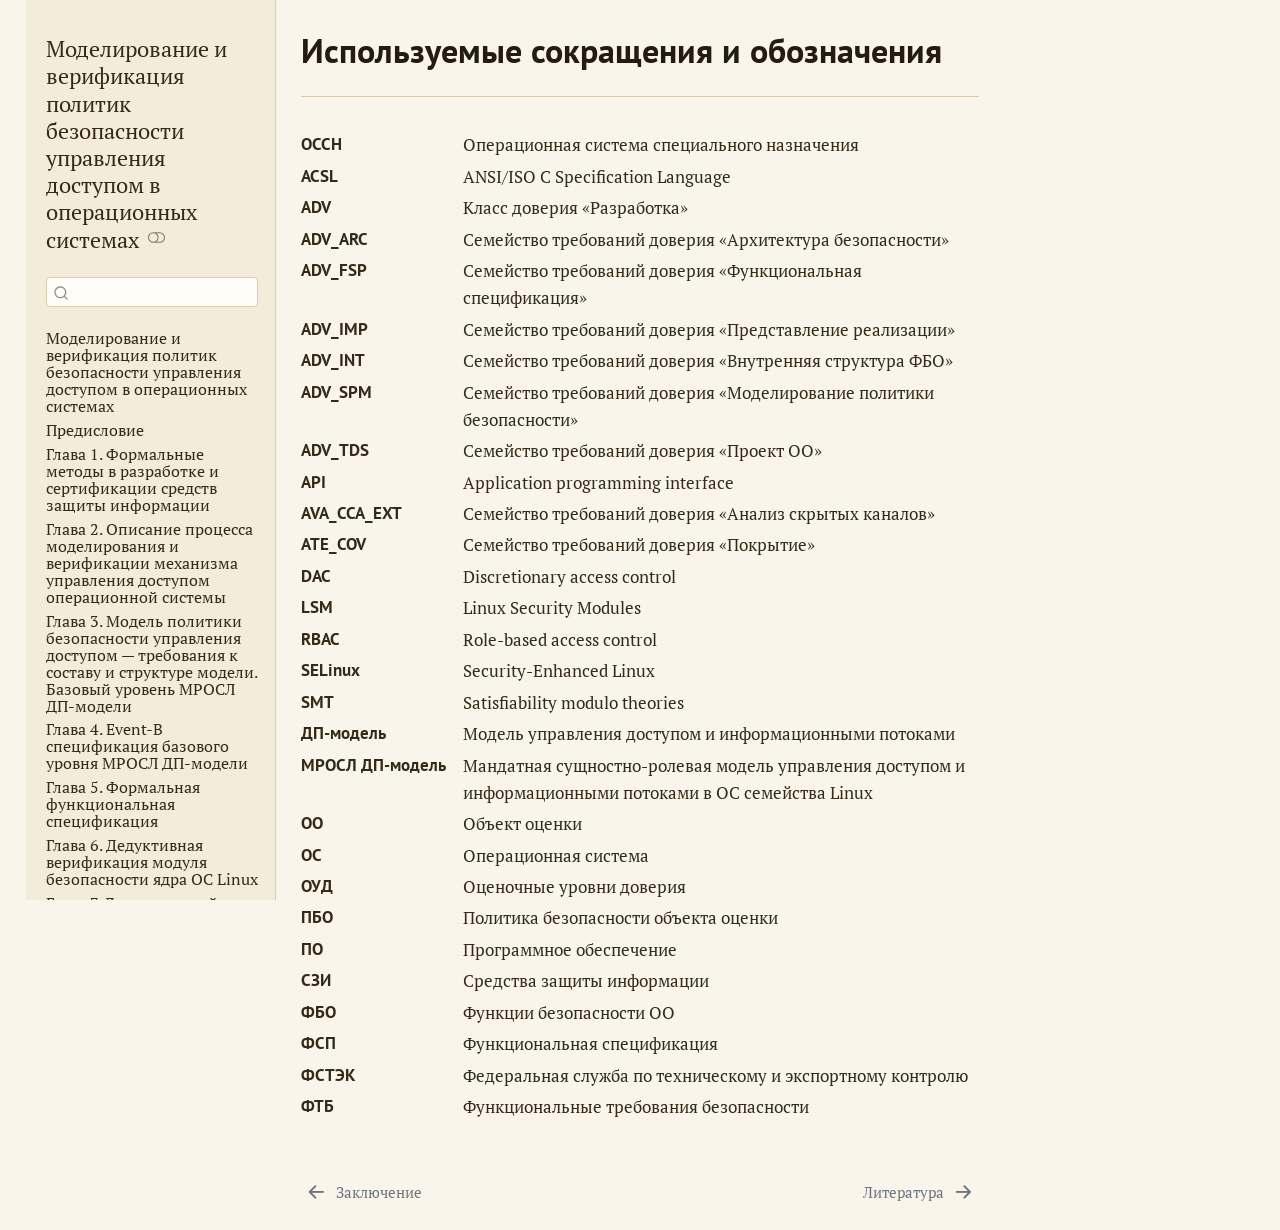
<file: chapters/abbreviations.html>
<!DOCTYPE html>
<html xmlns="http://www.w3.org/1999/xhtml" lang="ru" xml:lang="ru"><head>

<meta charset="utf-8">
<meta name="generator" content="quarto-1.9.38">

<meta name="viewport" content="width=device-width, initial-scale=1.0, user-scalable=yes">


<title>Используемые сокращения и обозначения – Моделирование и верификация политик безопасности управления доступом в операционных системах</title>
<style>
/* Default styles provided by pandoc.
** See https://pandoc.org/MANUAL.html#variables-for-html for config info.
*/
code{white-space: pre-wrap;}
span.smallcaps{font-variant: small-caps;}
div.columns{display: flex; gap: min(4vw, 1.5em);}
div.column{flex: auto; overflow-x: auto;}
div.hanging-indent{margin-left: 1.5em; text-indent: -1.5em;}
ul.task-list{list-style: none;}
ul.task-list li input[type="checkbox"] {
  width: 0.8em;
  margin: 0 0.8em 0.2em -1em; /* quarto-specific, see https://github.com/quarto-dev/quarto-cli/issues/4556 */ 
  vertical-align: middle;
}
</style>


<script src="../site_libs/quarto-nav/quarto-nav.js"></script>
<script src="../site_libs/quarto-nav/headroom.min.js"></script>
<script src="../site_libs/clipboard/clipboard.min.js"></script>
<script src="../site_libs/quarto-search/autocomplete.umd.js"></script>
<script src="../site_libs/quarto-search/fuse.min.js"></script>
<script src="../site_libs/quarto-search/quarto-search.js"></script>
<meta name="quarto:offset" content="../">
<link href="../chapters/bibliography.html" rel="next">
<link href="../chapters/conclusion.html" rel="prev">
<script src="../site_libs/quarto-html/quarto.js" type="module"></script>
<script src="../site_libs/quarto-html/tabsets/tabsets.js" type="module"></script>
<script src="../site_libs/quarto-html/popper.min.js"></script>
<script src="../site_libs/quarto-html/tippy.umd.min.js"></script>
<script src="../site_libs/quarto-html/anchor.min.js"></script>
<link href="../site_libs/quarto-html/tippy.css" rel="stylesheet">
<link href="../site_libs/quarto-html/quarto-syntax-highlighting-375f9023c1da6849cf4f3d7f8accab6b.css" rel="stylesheet" class="quarto-color-scheme" id="quarto-text-highlighting-styles">
<link href="../site_libs/quarto-html/quarto-syntax-highlighting-dark-3d3bc5d9f0e246eedfcea4a82b2f9c37.css" rel="stylesheet" class="quarto-color-scheme quarto-color-alternate" id="quarto-text-highlighting-styles">
<link href="../site_libs/quarto-html/quarto-syntax-highlighting-375f9023c1da6849cf4f3d7f8accab6b.css" rel="stylesheet" class="quarto-color-scheme-extra" id="quarto-text-highlighting-styles">
<script src="../site_libs/bootstrap/bootstrap.min.js"></script>
<link href="../site_libs/bootstrap/bootstrap-icons.css" rel="stylesheet">
<link href="../site_libs/bootstrap/bootstrap-ed1fd0ee0f3adaff5c7428ac643e46f0.min.css" rel="stylesheet" append-hash="true" class="quarto-color-scheme" id="quarto-bootstrap" data-mode="light">
<link href="../site_libs/bootstrap/bootstrap-dark-9a2e7d1445780d7bd2217ec9235f2869.min.css" rel="stylesheet" append-hash="true" class="quarto-color-scheme quarto-color-alternate" id="quarto-bootstrap" data-mode="dark">
<link href="../site_libs/bootstrap/bootstrap-ed1fd0ee0f3adaff5c7428ac643e46f0.min.css" rel="stylesheet" append-hash="true" class="quarto-color-scheme-extra" id="quarto-bootstrap" data-mode="light">
<script id="quarto-search-options" type="application/json">{
  "location": "sidebar",
  "copy-button": false,
  "collapse-after": 3,
  "panel-placement": "start",
  "type": "textbox",
  "limit": 50,
  "keyboard-shortcut": [
    "f",
    "/",
    "s"
  ],
  "show-item-context": false,
  "language": {
    "search-no-results-text": "Поиск не дал результатов",
    "search-matching-documents-text": "Результаты поиска",
    "search-copy-link-title": "Скопировать ссылку",
    "search-hide-matches-text": "Скрыть дополнительные результаты",
    "search-more-match-text": "дополнительный результат в этом документе",
    "search-more-matches-text": "дополнительных результата(-ов) в этом документе",
    "search-clear-button-title": "Очистить",
    "search-text-placeholder": "",
    "search-detached-cancel-button-title": "Отменить",
    "search-submit-button-title": "Найти",
    "search-label": "Поиск"
  }
}</script>


</head>

<body class="nav-sidebar floating quarto-light"><script id="quarto-html-before-body" type="application/javascript">
    const toggleBodyColorMode = (bsSheetEl) => {
      const mode = bsSheetEl.getAttribute("data-mode");
      const bodyEl = window.document.querySelector("body");
      if (mode === "dark") {
        bodyEl.classList.add("quarto-dark");
        bodyEl.classList.remove("quarto-light");
      } else {
        bodyEl.classList.add("quarto-light");
        bodyEl.classList.remove("quarto-dark");
      }
    }
    const toggleBodyColorPrimary = () => {
      const bsSheetEl = window.document.querySelector("link#quarto-bootstrap:not([rel=disabled-stylesheet])");
      if (bsSheetEl) {
        toggleBodyColorMode(bsSheetEl);
      }
    }
    const setColorSchemeToggle = (alternate) => {
      const toggles = window.document.querySelectorAll('.quarto-color-scheme-toggle');
      for (let i=0; i < toggles.length; i++) {
        const toggle = toggles[i];
        if (toggle) {
          if (alternate) {
            toggle.classList.add("alternate");
          } else {
            toggle.classList.remove("alternate");
          }
        }
      }
    };
    const toggleColorMode = (alternate) => {
      // Switch the stylesheets
      const primaryStylesheets = window.document.querySelectorAll('link.quarto-color-scheme:not(.quarto-color-alternate)');
      const alternateStylesheets = window.document.querySelectorAll('link.quarto-color-scheme.quarto-color-alternate');
      manageTransitions('#quarto-margin-sidebar .nav-link', false);
      if (alternate) {
        // note: dark is layered on light, we don't disable primary!
        enableStylesheet(alternateStylesheets);
        for (const sheetNode of alternateStylesheets) {
          if (sheetNode.id === "quarto-bootstrap") {
            toggleBodyColorMode(sheetNode);
          }
        }
      } else {
        disableStylesheet(alternateStylesheets);
        enableStylesheet(primaryStylesheets)
        toggleBodyColorPrimary();
      }
      manageTransitions('#quarto-margin-sidebar .nav-link', true);
      // Switch the toggles
      setColorSchemeToggle(alternate)
      // Hack to workaround the fact that safari doesn't
      // properly recolor the scrollbar when toggling (#1455)
      if (navigator.userAgent.indexOf('Safari') > 0 && navigator.userAgent.indexOf('Chrome') == -1) {
        manageTransitions("body", false);
        window.scrollTo(0, 1);
        setTimeout(() => {
          window.scrollTo(0, 0);
          manageTransitions("body", true);
        }, 40);
      }
    }
    const disableStylesheet = (stylesheets) => {
      for (let i=0; i < stylesheets.length; i++) {
        const stylesheet = stylesheets[i];
        stylesheet.rel = 'disabled-stylesheet';
      }
    }
    const enableStylesheet = (stylesheets) => {
      for (let i=0; i < stylesheets.length; i++) {
        const stylesheet = stylesheets[i];
        if(stylesheet.rel !== 'stylesheet') { // for Chrome, which will still FOUC without this check
          stylesheet.rel = 'stylesheet';
        }
      }
    }
    const manageTransitions = (selector, allowTransitions) => {
      const els = window.document.querySelectorAll(selector);
      for (let i=0; i < els.length; i++) {
        const el = els[i];
        if (allowTransitions) {
          el.classList.remove('notransition');
        } else {
          el.classList.add('notransition');
        }
      }
    }
    const isFileUrl = () => {
      return window.location.protocol === 'file:';
    }
    const hasAlternateSentinel = () => {
      let styleSentinel = getColorSchemeSentinel();
      if (styleSentinel !== null) {
        return styleSentinel === "alternate";
      } else {
        return false;
      }
    }
    const setStyleSentinel = (alternate) => {
      const value = alternate ? "alternate" : "default";
      if (!isFileUrl()) {
        window.localStorage.setItem("quarto-color-scheme", value);
      } else {
        localAlternateSentinel = value;
      }
    }
    const getColorSchemeSentinel = () => {
      if (!isFileUrl()) {
        const storageValue = window.localStorage.getItem("quarto-color-scheme");
        return storageValue != null ? storageValue : localAlternateSentinel;
      } else {
        return localAlternateSentinel;
      }
    }
    const toggleGiscusIfUsed = (isAlternate, darkModeDefault) => {
      const baseTheme = document.querySelector('#giscus-base-theme')?.value ?? 'light';
      const alternateTheme = document.querySelector('#giscus-alt-theme')?.value ?? 'dark';
      let newTheme = '';
      if(authorPrefersDark) {
        newTheme = isAlternate ? baseTheme : alternateTheme;
      } else {
        newTheme = isAlternate ? alternateTheme : baseTheme;
      }
      const changeGiscusTheme = () => {
        // From: https://github.com/giscus/giscus/issues/336
        const sendMessage = (message) => {
          const iframe = document.querySelector('iframe.giscus-frame');
          if (!iframe) return;
          iframe.contentWindow.postMessage({ giscus: message }, 'https://giscus.app');
        }
        sendMessage({
          setConfig: {
            theme: newTheme
          }
        });
      }
      const isGiscussLoaded = window.document.querySelector('iframe.giscus-frame') !== null;
      if (isGiscussLoaded) {
        changeGiscusTheme();
      }
    };
    const authorPrefersDark = false;
    const queryPrefersDark = window.matchMedia('(prefers-color-scheme: dark)');
    const darkModeDefault = queryPrefersDark.matches;
      document.querySelector('link#quarto-text-highlighting-styles.quarto-color-scheme-extra').rel = 'disabled-stylesheet';
      document.querySelector('link#quarto-bootstrap.quarto-color-scheme-extra').rel = 'disabled-stylesheet';
    let localAlternateSentinel = darkModeDefault ? 'alternate' : 'default';
    // Dark / light mode switch
    window.quartoToggleColorScheme = () => {
      // Read the current dark / light value
      let toAlternate = !hasAlternateSentinel();
      toggleColorMode(toAlternate);
      setStyleSentinel(toAlternate);
      toggleGiscusIfUsed(toAlternate, darkModeDefault);
      window.dispatchEvent(new Event('resize'));
    };
    queryPrefersDark.addEventListener("change", e => {
      if(window.localStorage.getItem("quarto-color-scheme") !== null)
        return;
      const alternate = e.matches
      toggleColorMode(alternate);
      localAlternateSentinel = e.matches ? 'alternate' : 'default'; // this is used alongside local storage!
      toggleGiscusIfUsed(alternate, darkModeDefault);
    });
    // Switch to dark mode if need be
    if (hasAlternateSentinel()) {
      toggleColorMode(true);
    } else {
      toggleColorMode(false);
    }
  </script>

<div id="quarto-search-results"></div>
  <header id="quarto-header" class="headroom fixed-top">
  <nav class="quarto-secondary-nav">
    <div class="container-fluid d-flex">
      <button type="button" class="quarto-btn-toggle btn" data-bs-toggle="collapse" role="button" data-bs-target=".quarto-sidebar-collapse-item" aria-controls="quarto-sidebar" aria-expanded="false" aria-label="Переключить боковую панель навигации" onclick="if (window.quartoToggleHeadroom) { window.quartoToggleHeadroom(); }">
        <i class="bi bi-layout-text-sidebar-reverse"></i>
      </button>
        <nav class="quarto-page-breadcrumbs" aria-label="breadcrumb"><ol class="breadcrumb"><li class="breadcrumb-item"><a href="../chapters/abbreviations.html"><span class="chapter-title">Используемые сокращения и обозначения</span></a></li></ol></nav>
        <a class="flex-grow-1" role="navigation" data-bs-toggle="collapse" data-bs-target=".quarto-sidebar-collapse-item" aria-controls="quarto-sidebar" aria-expanded="false" aria-label="Переключить боковую панель навигации" onclick="if (window.quartoToggleHeadroom) { window.quartoToggleHeadroom(); }">      
        </a>
      <button type="button" class="btn quarto-search-button" aria-label="Поиск" onclick="window.quartoOpenSearch();">
        <i class="bi bi-search"></i>
      </button>
    </div>
  </nav>
</header>
<!-- content -->
<div id="quarto-content" class="quarto-container page-columns page-rows-contents page-layout-article">
<!-- sidebar -->
  <nav id="quarto-sidebar" class="sidebar collapse collapse-horizontal quarto-sidebar-collapse-item sidebar-navigation floating overflow-auto">
    <div class="pt-lg-2 mt-2 text-left sidebar-header">
    <div class="sidebar-title mb-0 py-0">
      <a href="../">Моделирование и верификация политик безопасности управления доступом в операционных системах</a> 
        <div class="sidebar-tools-main">
  <a href="" class="quarto-color-scheme-toggle quarto-navigation-tool  px-1" onclick="window.quartoToggleColorScheme(); return false;" title="Переключить темный режим"><i class="bi"></i></a>
</div>
    </div>
      </div>
        <div class="mt-2 flex-shrink-0 align-items-center">
        <div class="sidebar-search">
        <div id="quarto-search" class="" title="Поиск"></div>
        </div>
        </div>
    <div class="sidebar-menu-container"> 
    <ul class="list-unstyled mt-1">
        <li class="sidebar-item">
  <div class="sidebar-item-container"> 
  <a href="../index.html" class="sidebar-item-text sidebar-link"><span class="chapter-title">Моделирование и верификация политик безопасности управления доступом в операционных системах</span></a>
  </div>
</li>
        <li class="sidebar-item">
  <div class="sidebar-item-container"> 
  <a href="../chapters/00-preface.html" class="sidebar-item-text sidebar-link"><span class="chapter-title">Предисловие</span></a>
  </div>
</li>
        <li class="sidebar-item">
  <div class="sidebar-item-container"> 
  <a href="../chapters/01-formal-methods.html" class="sidebar-item-text sidebar-link"><span class="chapter-title">Глава 1. Формальные методы в разработке и сертификации средств защиты информации</span></a>
  </div>
</li>
        <li class="sidebar-item">
  <div class="sidebar-item-container"> 
  <a href="../chapters/02-process.html" class="sidebar-item-text sidebar-link"><span class="chapter-title">Глава 2. Описание процесса моделирования и верификации механизма управления доступом операционной системы</span></a>
  </div>
</li>
        <li class="sidebar-item">
  <div class="sidebar-item-container"> 
  <a href="../chapters/03-model.html" class="sidebar-item-text sidebar-link"><span class="chapter-title">Глава 3. Модель политики безопасности управления доступом — требования к составу и структуре модели. Базовый уровень МРОСЛ ДП-модели</span></a>
  </div>
</li>
        <li class="sidebar-item">
  <div class="sidebar-item-container"> 
  <a href="../chapters/04-event-b.html" class="sidebar-item-text sidebar-link"><span class="chapter-title">Глава 4. Event-B спецификация базового уровня МРОСЛ ДП-модели</span></a>
  </div>
</li>
        <li class="sidebar-item">
  <div class="sidebar-item-container"> 
  <a href="../chapters/05-functional-spec.html" class="sidebar-item-text sidebar-link"><span class="chapter-title">Глава 5. Формальная функциональная спецификация</span></a>
  </div>
</li>
        <li class="sidebar-item">
  <div class="sidebar-item-container"> 
  <a href="../chapters/06-deductive-verification.html" class="sidebar-item-text sidebar-link"><span class="chapter-title">Глава 6. Дедуктивная верификация модуля безопасности ядра ОС Linux</span></a>
  </div>
</li>
        <li class="sidebar-item">
  <div class="sidebar-item-container"> 
  <a href="../chapters/07-dynamic-monitoring.html" class="sidebar-item-text sidebar-link"><span class="chapter-title">Глава 7. Динамический мониторинг</span></a>
  </div>
</li>
        <li class="sidebar-item">
  <div class="sidebar-item-container"> 
  <a href="../chapters/conclusion.html" class="sidebar-item-text sidebar-link"><span class="chapter-title">Заключение</span></a>
  </div>
</li>
        <li class="sidebar-item">
  <div class="sidebar-item-container"> 
  <a href="../chapters/abbreviations.html" class="sidebar-item-text sidebar-link active"><span class="chapter-title">Используемые сокращения и обозначения</span></a>
  </div>
</li>
        <li class="sidebar-item">
  <div class="sidebar-item-container"> 
  <a href="../chapters/bibliography.html" class="sidebar-item-text sidebar-link"><span class="chapter-title">Литература</span></a>
  </div>
</li>
        <li class="sidebar-item">
  <div class="sidebar-item-container"> 
  <a href="../chapters/appendix-a.html" class="sidebar-item-text sidebar-link"><span class="chapter-title">Приложение А. Язык спецификаций Event-B</span></a>
  </div>
</li>
        <li class="sidebar-item">
  <div class="sidebar-item-container"> 
  <a href="../chapters/appendix-b.html" class="sidebar-item-text sidebar-link"><span class="chapter-title">Приложение В. Среда разработки и верификации на языке Event-B</span></a>
  </div>
</li>
        <li class="sidebar-item">
  <div class="sidebar-item-container"> 
  <a href="../chapters/colophon.html" class="sidebar-item-text sidebar-link"><span class="chapter-title">Научное издание</span></a>
  </div>
</li>
    </ul>
    </div>
</nav>
<div id="quarto-sidebar-glass" class="quarto-sidebar-collapse-item" data-bs-toggle="collapse" data-bs-target=".quarto-sidebar-collapse-item"></div>
<!-- margin-sidebar -->
    <div id="quarto-margin-sidebar" class="sidebar margin-sidebar zindex-bottom">
        
    </div>
<!-- main -->
<main class="content" id="quarto-document-content">


<header id="title-block-header" class="quarto-title-block default">
<div class="quarto-title">
<h1 class="title"><span class="chapter-title">Используемые сокращения и обозначения</span></h1>
</div>



<div class="quarto-title-meta">

    
  
    
  </div>
  


</header>


<dl>
<dt>ОССН</dt>
<dd>
Операционная система специального назначения
</dd>
<dt>ACSL</dt>
<dd>
ANSI/ISO C Specification Language
</dd>
<dt>ADV</dt>
<dd>
Класс доверия «Разработка»
</dd>
<dt>ADV_ARC</dt>
<dd>
Семейство требований доверия «Архитектура безопасности»
</dd>
<dt>ADV_FSP</dt>
<dd>
Семейство требований доверия «Функциональная спецификация»
</dd>
<dt>ADV_IMP</dt>
<dd>
Семейство требований доверия «Представление реализации»
</dd>
<dt>ADV_INT</dt>
<dd>
Семейство требований доверия «Внутренняя структура ФБО»
</dd>
<dt>ADV_SPM</dt>
<dd>
Семейство требований доверия «Моделирование политики безопасности»
</dd>
<dt>ADV_TDS</dt>
<dd>
Семейство требований доверия «Проект ОО»
</dd>
<dt>API</dt>
<dd>
Application programming interface
</dd>
<dt>AVA_CCA_EXT</dt>
<dd>
Семейство требований доверия «Анализ скрытых каналов»
</dd>
<dt>ATE_COV</dt>
<dd>
Семейство требований доверия «Покрытие»
</dd>
<dt>DAC</dt>
<dd>
Discretionary access control
</dd>
<dt>LSM</dt>
<dd>
Linux Security Modules
</dd>
<dt>RBAC</dt>
<dd>
Role-based access control
</dd>
<dt>SELinux</dt>
<dd>
Security-Enhanced Linux
</dd>
<dt>SMT</dt>
<dd>
Satisfiability modulo theories
</dd>
<dt>ДП-модель</dt>
<dd>
Модель управления доступом и информационными потоками
</dd>
<dt>МРОСЛ ДП-модель</dt>
<dd>
Мандатная сущностно-ролевая модель управления доступом и информационными потоками в ОС семейства Linux
</dd>
<dt>ОО</dt>
<dd>
Объект оценки
</dd>
<dt>ОС</dt>
<dd>
Операционная система
</dd>
<dt>ОУД</dt>
<dd>
Оценочные уровни доверия
</dd>
<dt>ПБО</dt>
<dd>
Политика безопасности объекта оценки
</dd>
<dt>ПО</dt>
<dd>
Программное обеспечение
</dd>
<dt>СЗИ</dt>
<dd>
Средства защиты информации
</dd>
<dt>ФБО</dt>
<dd>
Функции безопасности ОО
</dd>
<dt>ФСП</dt>
<dd>
Функциональная спецификация
</dd>
<dt>ФСТЭК</dt>
<dd>
Федеральная служба по техническому и экспортному контролю
</dd>
<dt>ФТБ</dt>
<dd>
Функциональные требования безопасности
</dd>
</dl>



</main> <!-- /main -->
<!-- Normalize Graphviz (dot) figures so the book's diagram CSS can size them.
     Quarto stamps dot <svg> with a fixed width/height (default 7x5in) and an inline
     style="max-width:none", which forces the wrong aspect ratio (vertical whitespace)
     and defeats the responsive max-width in theme.scss. Removing the forced width/height
     lets the intrinsic viewBox drive the aspect; clearing the inline max-* lets the
     stylesheet cap the width. Mermaid manages its own sizing, so we touch dot only. -->
<script>
(function () {
  function fit() {
    document.querySelectorAll('main.content div.cell svg').forEach(function (svg) {
      if (!svg.querySelector(':scope > g.graph')) return;   // graphviz output only
      svg.removeAttribute('width');
      svg.removeAttribute('height');
      svg.style.maxWidth = '';
      svg.style.maxHeight = '';
    });
  }
  if (document.readyState !== 'loading') fit();
  else document.addEventListener('DOMContentLoaded', fit);
})();
</script>
<script id="quarto-html-after-body" type="application/javascript">
  window.document.addEventListener("DOMContentLoaded", function (event) {
    // Ensure there is a toggle, if there isn't float one in the top right
    if (window.document.querySelector('.quarto-color-scheme-toggle') === null) {
      const a = window.document.createElement('a');
      a.classList.add('top-right');
      a.classList.add('quarto-color-scheme-toggle');
      a.href = "";
      a.onclick = function() { try { window.quartoToggleColorScheme(); } catch {} return false; };
      const i = window.document.createElement("i");
      i.classList.add('bi');
      a.appendChild(i);
      window.document.body.appendChild(a);
    }
    setColorSchemeToggle(hasAlternateSentinel())
    const icon = "";
    const anchorJS = new window.AnchorJS();
    anchorJS.options = {
      placement: 'right',
      icon: icon
    };
    anchorJS.add('.anchored');
    const isCodeAnnotation = (el) => {
      for (const clz of el.classList) {
        if (clz.startsWith('code-annotation-')) {                     
          return true;
        }
      }
      return false;
    }
    const onCopySuccess = function(e) {
      // button target
      const button = e.trigger;
      // don't keep focus
      button.blur();
      // flash "checked"
      button.classList.add('code-copy-button-checked');
      var currentTitle = button.getAttribute("title");
      button.setAttribute("title", "Скопировано");
      let tooltip;
      if (window.bootstrap) {
        button.setAttribute("data-bs-toggle", "tooltip");
        button.setAttribute("data-bs-placement", "left");
        button.setAttribute("data-bs-title", "Скопировано");
        tooltip = new bootstrap.Tooltip(button, 
          { trigger: "manual", 
            customClass: "code-copy-button-tooltip",
            offset: [0, -8]});
        tooltip.show();    
      }
      setTimeout(function() {
        if (tooltip) {
          tooltip.hide();
          button.removeAttribute("data-bs-title");
          button.removeAttribute("data-bs-toggle");
          button.removeAttribute("data-bs-placement");
        }
        button.setAttribute("title", currentTitle);
        button.classList.remove('code-copy-button-checked');
      }, 1000);
      // clear code selection
      e.clearSelection();
    }
    const getTextToCopy = function(trigger) {
      const outerScaffold = trigger.parentElement.cloneNode(true);
      const codeEl = outerScaffold.querySelector('code');
      for (const childEl of codeEl.children) {
        if (isCodeAnnotation(childEl)) {
          childEl.remove();
        }
      }
      return codeEl.innerText;
    }
    const clipboard = new window.ClipboardJS('.code-copy-button:not([data-in-quarto-modal])', {
      text: getTextToCopy
    });
    clipboard.on('success', onCopySuccess);
    if (window.document.getElementById('quarto-embedded-source-code-modal')) {
      const clipboardModal = new window.ClipboardJS('.code-copy-button[data-in-quarto-modal]', {
        text: getTextToCopy,
        container: window.document.getElementById('quarto-embedded-source-code-modal')
      });
      clipboardModal.on('success', onCopySuccess);
    }
      var localhostRegex = new RegExp(/^(?:http|https):\/\/localhost\:?[0-9]*\//);
      var mailtoRegex = new RegExp(/^mailto:/);
        var filterRegex = new RegExp("https:\/\/eventb-rossi\.github\.io\/security_monograph\/");
      var isInternal = (href) => {
          return filterRegex.test(href) || localhostRegex.test(href) || mailtoRegex.test(href);
      }
      // Inspect non-navigation links and adorn them if external
     var links = window.document.querySelectorAll('a[href]:not(.nav-link):not(.navbar-brand):not(.toc-action):not(.sidebar-link):not(.sidebar-item-toggle):not(.pagination-link):not(.no-external):not([aria-hidden]):not(.dropdown-item):not(.quarto-navigation-tool):not(.about-link)');
      for (var i=0; i<links.length; i++) {
        const link = links[i];
        if (!isInternal(link.href)) {
          // undo the damage that might have been done by quarto-nav.js in the case of
          // links that we want to consider external
          if (link.dataset.originalHref !== undefined) {
            link.href = link.dataset.originalHref;
          }
        }
      }
    function tippyHover(el, contentFn, onTriggerFn, onUntriggerFn) {
      const config = {
        allowHTML: true,
        maxWidth: 500,
        delay: 100,
        arrow: false,
        appendTo: function(el) {
            return el.parentElement;
        },
        interactive: true,
        interactiveBorder: 10,
        theme: 'quarto',
        placement: 'bottom-start',
      };
      if (contentFn) {
        config.content = contentFn;
      }
      if (onTriggerFn) {
        config.onTrigger = onTriggerFn;
      }
      if (onUntriggerFn) {
        config.onUntrigger = onUntriggerFn;
      }
      window.tippy(el, config); 
    }
    const noterefs = window.document.querySelectorAll('a[role="doc-noteref"]');
    for (var i=0; i<noterefs.length; i++) {
      const ref = noterefs[i];
      tippyHover(ref, function() {
        // use id or data attribute instead here
        let href = ref.getAttribute('data-footnote-href') || ref.getAttribute('href');
        try { href = new URL(href).hash; } catch {}
        const id = href.replace(/^#\/?/, "");
        const note = window.document.getElementById(id);
        if (note) {
          return note.innerHTML;
        } else {
          return "";
        }
      });
    }
    const xrefs = window.document.querySelectorAll('a.quarto-xref');
    const processXRef = (id, note) => {
      // Strip column container classes
      const stripColumnClz = (el) => {
        el.classList.remove("page-full", "page-columns");
        if (el.children) {
          for (const child of el.children) {
            stripColumnClz(child);
          }
        }
      }
      stripColumnClz(note)
      if (id === null || id.startsWith('sec-')) {
        // Special case sections, only their first couple elements
        const container = document.createElement("div");
        if (note.children && note.children.length > 2) {
          container.appendChild(note.children[0].cloneNode(true));
          for (let i = 1; i < note.children.length; i++) {
            const child = note.children[i];
            if (child.tagName === "P" && child.innerText === "") {
              continue;
            } else {
              container.appendChild(child.cloneNode(true));
              break;
            }
          }
          if (window.Quarto?.typesetMath) {
            window.Quarto.typesetMath(container);
          }
          return container.innerHTML
        } else {
          if (window.Quarto?.typesetMath) {
            window.Quarto.typesetMath(note);
          }
          return note.innerHTML;
        }
      } else {
        // Remove any anchor links if they are present
        const anchorLink = note.querySelector('a.anchorjs-link');
        if (anchorLink) {
          anchorLink.remove();
        }
        if (window.Quarto?.typesetMath) {
          window.Quarto.typesetMath(note);
        }
        if (note.classList.contains("callout")) {
          return note.outerHTML;
        } else {
          return note.innerHTML;
        }
      }
    }
    for (var i=0; i<xrefs.length; i++) {
      const xref = xrefs[i];
      tippyHover(xref, undefined, function(instance) {
        instance.disable();
        let url = xref.getAttribute('href');
        let hash = undefined; 
        if (url.startsWith('#')) {
          hash = url;
        } else {
          try { hash = new URL(url).hash; } catch {}
        }
        if (hash) {
          const id = hash.replace(/^#\/?/, "");
          const note = window.document.getElementById(id);
          if (note !== null) {
            try {
              const html = processXRef(id, note.cloneNode(true));
              instance.setContent(html);
            } finally {
              instance.enable();
              instance.show();
            }
          } else {
            // See if we can fetch this
            fetch(url.split('#')[0])
            .then(res => res.text())
            .then(html => {
              const parser = new DOMParser();
              const htmlDoc = parser.parseFromString(html, "text/html");
              const note = htmlDoc.getElementById(id);
              if (note !== null) {
                const html = processXRef(id, note);
                instance.setContent(html);
              } 
            }).finally(() => {
              instance.enable();
              instance.show();
            });
          }
        } else {
          // See if we can fetch a full url (with no hash to target)
          // This is a special case and we should probably do some content thinning / targeting
          fetch(url)
          .then(res => res.text())
          .then(html => {
            const parser = new DOMParser();
            const htmlDoc = parser.parseFromString(html, "text/html");
            const note = htmlDoc.querySelector('main.content');
            if (note !== null) {
              // This should only happen for chapter cross references
              // (since there is no id in the URL)
              // remove the first header
              if (note.children.length > 0 && note.children[0].tagName === "HEADER") {
                note.children[0].remove();
              }
              const html = processXRef(null, note);
              instance.setContent(html);
            } 
          }).finally(() => {
            instance.enable();
            instance.show();
          });
        }
      }, function(instance) {
      });
    }
        let selectedAnnoteEl;
        const selectorForAnnotation = ( cell, annotation) => {
          let cellAttr = 'data-code-cell="' + cell + '"';
          let lineAttr = 'data-code-annotation="' +  annotation + '"';
          const selector = 'span[' + cellAttr + '][' + lineAttr + ']';
          return selector;
        }
        const selectCodeLines = (annoteEl) => {
          const doc = window.document;
          const targetCell = annoteEl.getAttribute("data-target-cell");
          const targetAnnotation = annoteEl.getAttribute("data-target-annotation");
          const annoteSpan = window.document.querySelector(selectorForAnnotation(targetCell, targetAnnotation));
          const lines = annoteSpan.getAttribute("data-code-lines").split(",");
          const lineIds = lines.map((line) => {
            return targetCell + "-" + line;
          })
          let top = null;
          let height = null;
          let parent = null;
          if (lineIds.length > 0) {
              //compute the position of the single el (top and bottom and make a div)
              const el = window.document.getElementById(lineIds[0]);
              top = el.offsetTop;
              height = el.offsetHeight;
              parent = el.parentElement.parentElement;
            if (lineIds.length > 1) {
              const lastEl = window.document.getElementById(lineIds[lineIds.length - 1]);
              const bottom = lastEl.offsetTop + lastEl.offsetHeight;
              height = bottom - top;
            }
            if (top !== null && height !== null && parent !== null) {
              // cook up a div (if necessary) and position it 
              let div = window.document.getElementById("code-annotation-line-highlight");
              if (div === null) {
                div = window.document.createElement("div");
                div.setAttribute("id", "code-annotation-line-highlight");
                div.style.position = 'absolute';
                parent.appendChild(div);
              }
              div.style.top = top - 2 + "px";
              div.style.height = height + 4 + "px";
              div.style.left = 0;
              let gutterDiv = window.document.getElementById("code-annotation-line-highlight-gutter");
              if (gutterDiv === null) {
                gutterDiv = window.document.createElement("div");
                gutterDiv.setAttribute("id", "code-annotation-line-highlight-gutter");
                gutterDiv.style.position = 'absolute';
                const codeCell = window.document.getElementById(targetCell);
                const gutter = codeCell.querySelector('.code-annotation-gutter');
                gutter.appendChild(gutterDiv);
              }
              gutterDiv.style.top = top - 2 + "px";
              gutterDiv.style.height = height + 4 + "px";
            }
            selectedAnnoteEl = annoteEl;
          }
        };
        const unselectCodeLines = () => {
          const elementsIds = ["code-annotation-line-highlight", "code-annotation-line-highlight-gutter"];
          elementsIds.forEach((elId) => {
            const div = window.document.getElementById(elId);
            if (div) {
              div.remove();
            }
          });
          selectedAnnoteEl = undefined;
        };
          // Handle positioning of the toggle
      window.addEventListener(
        "resize",
        throttle(() => {
          elRect = undefined;
          if (selectedAnnoteEl) {
            selectCodeLines(selectedAnnoteEl);
          }
        }, 10)
      );
      function throttle(fn, ms) {
      let throttle = false;
      let timer;
        return (...args) => {
          if(!throttle) { // first call gets through
              fn.apply(this, args);
              throttle = true;
          } else { // all the others get throttled
              if(timer) clearTimeout(timer); // cancel #2
              timer = setTimeout(() => {
                fn.apply(this, args);
                timer = throttle = false;
              }, ms);
          }
        };
      }
        // Attach click handler to the DT
        const annoteDls = window.document.querySelectorAll('dt[data-target-cell]');
        for (const annoteDlNode of annoteDls) {
          annoteDlNode.addEventListener('click', (event) => {
            const clickedEl = event.target;
            if (clickedEl !== selectedAnnoteEl) {
              unselectCodeLines();
              const activeEl = window.document.querySelector('dt[data-target-cell].code-annotation-active');
              if (activeEl) {
                activeEl.classList.remove('code-annotation-active');
              }
              selectCodeLines(clickedEl);
              clickedEl.classList.add('code-annotation-active');
            } else {
              // Unselect the line
              unselectCodeLines();
              clickedEl.classList.remove('code-annotation-active');
            }
          });
        }
    const findCites = (el) => {
      const parentEl = el.parentElement;
      if (parentEl) {
        const cites = parentEl.dataset.cites;
        if (cites) {
          return {
            el,
            cites: cites.split(' ')
          };
        } else {
          return findCites(el.parentElement)
        }
      } else {
        return undefined;
      }
    };
    var bibliorefs = window.document.querySelectorAll('a[role="doc-biblioref"]');
    for (var i=0; i<bibliorefs.length; i++) {
      const ref = bibliorefs[i];
      const citeInfo = findCites(ref);
      if (citeInfo) {
        tippyHover(citeInfo.el, function() {
          var popup = window.document.createElement('div');
          citeInfo.cites.forEach(function(cite) {
            var citeDiv = window.document.createElement('div');
            citeDiv.classList.add('hanging-indent');
            citeDiv.classList.add('csl-entry');
            var biblioDiv = window.document.getElementById('ref-' + cite);
            if (biblioDiv) {
              citeDiv.innerHTML = biblioDiv.innerHTML;
            }
            popup.appendChild(citeDiv);
          });
          return popup.innerHTML;
        });
      }
    }
  });
  </script>
<nav class="page-navigation">
  <div class="nav-page nav-page-previous">
      <a href="../chapters/conclusion.html" class="pagination-link" aria-label="Заключение">
        <i class="bi bi-arrow-left-short"></i> <span class="nav-page-text"><span class="chapter-title">Заключение</span></span>
      </a>          
  </div>
  <div class="nav-page nav-page-next">
      <a href="../chapters/bibliography.html" class="pagination-link" aria-label="Литература">
        <span class="nav-page-text"><span class="chapter-title">Литература</span></span> <i class="bi bi-arrow-right-short"></i>
      </a>
  </div>
</nav>
</div> <!-- /content -->




</body></html>
</file>
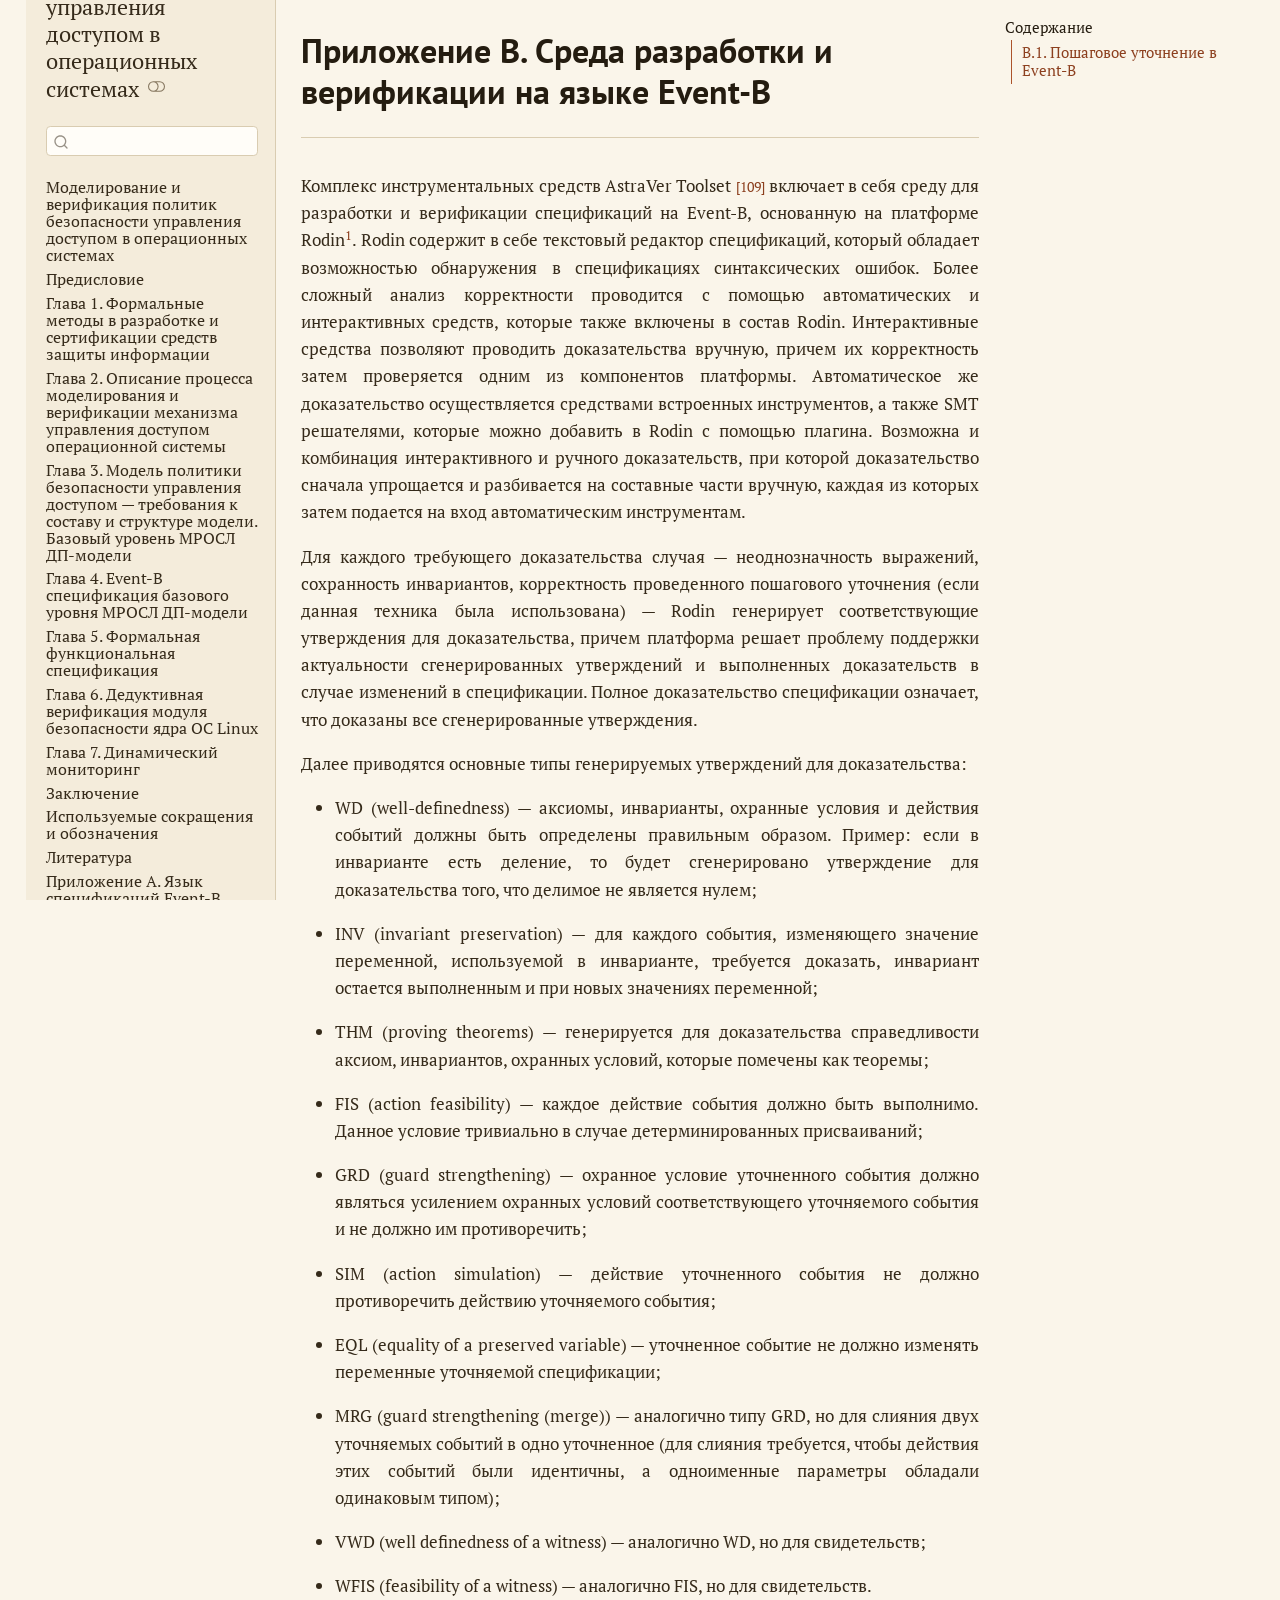
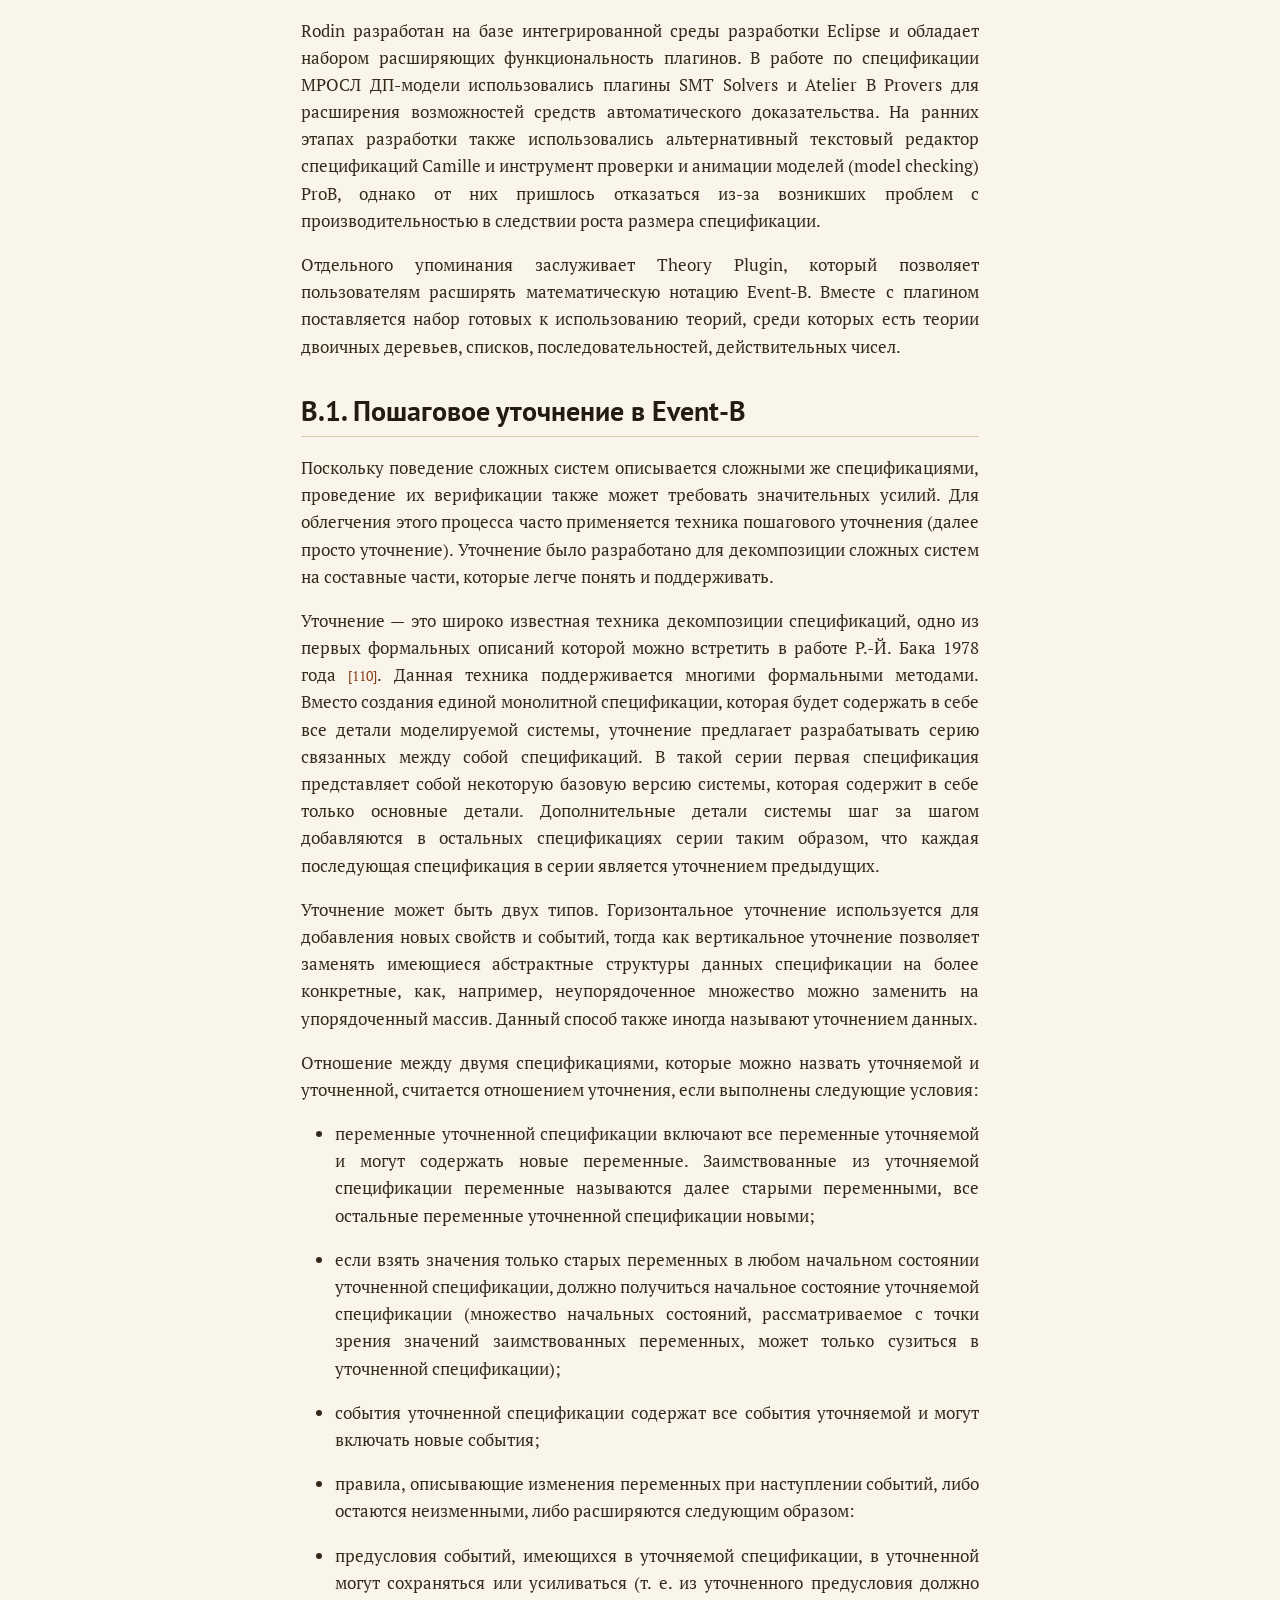
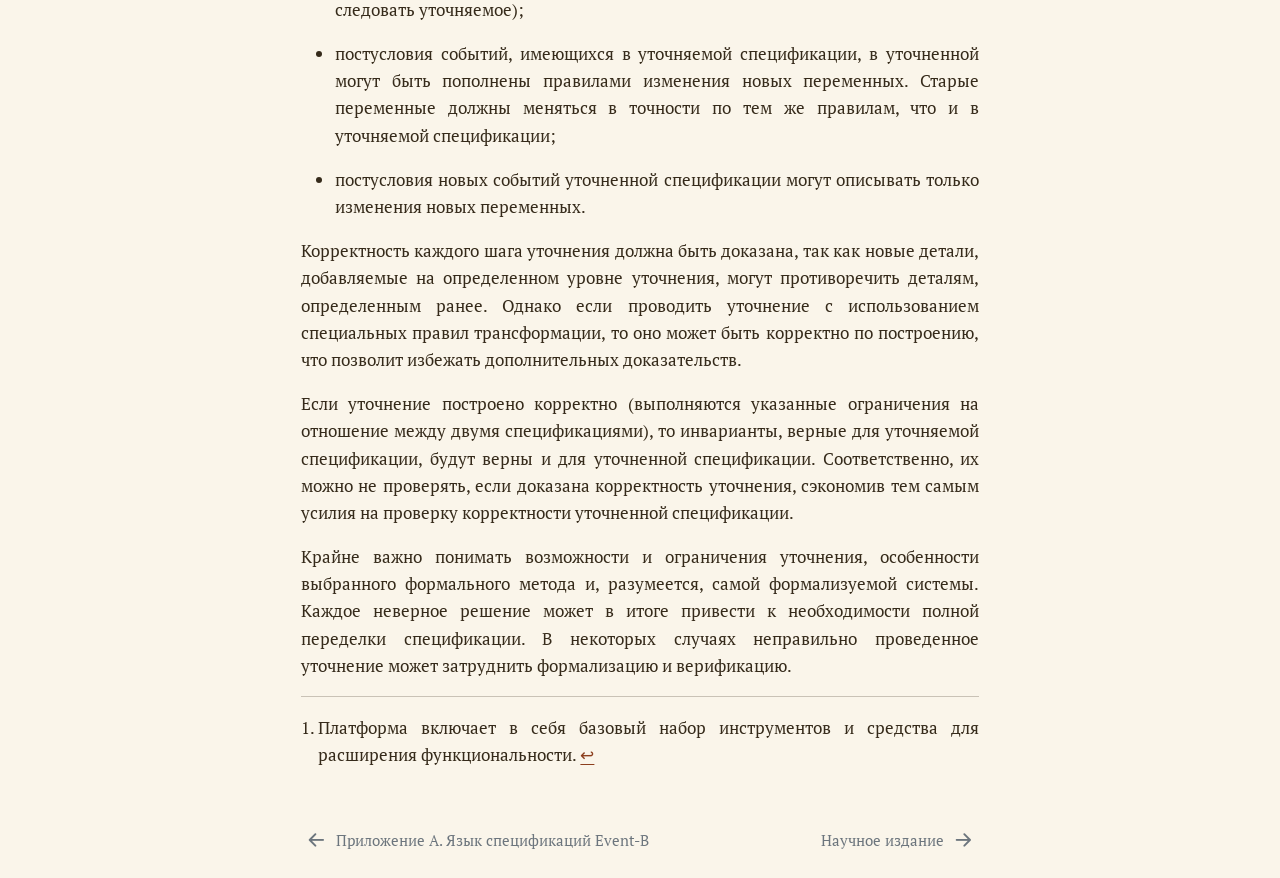
<file: chapters/appendix-b.html>
<!DOCTYPE html>
<html xmlns="http://www.w3.org/1999/xhtml" lang="ru" xml:lang="ru"><head>

<meta charset="utf-8">
<meta name="generator" content="quarto-1.9.38">

<meta name="viewport" content="width=device-width, initial-scale=1.0, user-scalable=yes">


<title>Приложение В. Среда разработки и верификации на языке Event-B – Моделирование и верификация политик безопасности управления доступом в операционных системах</title>
<style>
/* Default styles provided by pandoc.
** See https://pandoc.org/MANUAL.html#variables-for-html for config info.
*/
code{white-space: pre-wrap;}
span.smallcaps{font-variant: small-caps;}
div.columns{display: flex; gap: min(4vw, 1.5em);}
div.column{flex: auto; overflow-x: auto;}
div.hanging-indent{margin-left: 1.5em; text-indent: -1.5em;}
ul.task-list{list-style: none;}
ul.task-list li input[type="checkbox"] {
  width: 0.8em;
  margin: 0 0.8em 0.2em -1em; /* quarto-specific, see https://github.com/quarto-dev/quarto-cli/issues/4556 */ 
  vertical-align: middle;
}
</style>


<script src="../site_libs/quarto-nav/quarto-nav.js"></script>
<script src="../site_libs/quarto-nav/headroom.min.js"></script>
<script src="../site_libs/clipboard/clipboard.min.js"></script>
<script src="../site_libs/quarto-search/autocomplete.umd.js"></script>
<script src="../site_libs/quarto-search/fuse.min.js"></script>
<script src="../site_libs/quarto-search/quarto-search.js"></script>
<meta name="quarto:offset" content="../">
<link href="../chapters/colophon.html" rel="next">
<link href="../chapters/appendix-a.html" rel="prev">
<script src="../site_libs/quarto-html/quarto.js" type="module"></script>
<script src="../site_libs/quarto-html/tabsets/tabsets.js" type="module"></script>
<script src="../site_libs/quarto-html/popper.min.js"></script>
<script src="../site_libs/quarto-html/tippy.umd.min.js"></script>
<script src="../site_libs/quarto-html/anchor.min.js"></script>
<link href="../site_libs/quarto-html/tippy.css" rel="stylesheet">
<link href="../site_libs/quarto-html/quarto-syntax-highlighting-375f9023c1da6849cf4f3d7f8accab6b.css" rel="stylesheet" class="quarto-color-scheme" id="quarto-text-highlighting-styles">
<link href="../site_libs/quarto-html/quarto-syntax-highlighting-dark-3d3bc5d9f0e246eedfcea4a82b2f9c37.css" rel="stylesheet" class="quarto-color-scheme quarto-color-alternate" id="quarto-text-highlighting-styles">
<link href="../site_libs/quarto-html/quarto-syntax-highlighting-375f9023c1da6849cf4f3d7f8accab6b.css" rel="stylesheet" class="quarto-color-scheme-extra" id="quarto-text-highlighting-styles">
<script src="../site_libs/bootstrap/bootstrap.min.js"></script>
<link href="../site_libs/bootstrap/bootstrap-icons.css" rel="stylesheet">
<link href="../site_libs/bootstrap/bootstrap-ed1fd0ee0f3adaff5c7428ac643e46f0.min.css" rel="stylesheet" append-hash="true" class="quarto-color-scheme" id="quarto-bootstrap" data-mode="light">
<link href="../site_libs/bootstrap/bootstrap-dark-9a2e7d1445780d7bd2217ec9235f2869.min.css" rel="stylesheet" append-hash="true" class="quarto-color-scheme quarto-color-alternate" id="quarto-bootstrap" data-mode="dark">
<link href="../site_libs/bootstrap/bootstrap-ed1fd0ee0f3adaff5c7428ac643e46f0.min.css" rel="stylesheet" append-hash="true" class="quarto-color-scheme-extra" id="quarto-bootstrap" data-mode="light">
<script id="quarto-search-options" type="application/json">{
  "location": "sidebar",
  "copy-button": false,
  "collapse-after": 3,
  "panel-placement": "start",
  "type": "textbox",
  "limit": 50,
  "keyboard-shortcut": [
    "f",
    "/",
    "s"
  ],
  "show-item-context": false,
  "language": {
    "search-no-results-text": "Поиск не дал результатов",
    "search-matching-documents-text": "Результаты поиска",
    "search-copy-link-title": "Скопировать ссылку",
    "search-hide-matches-text": "Скрыть дополнительные результаты",
    "search-more-match-text": "дополнительный результат в этом документе",
    "search-more-matches-text": "дополнительных результата(-ов) в этом документе",
    "search-clear-button-title": "Очистить",
    "search-text-placeholder": "",
    "search-detached-cancel-button-title": "Отменить",
    "search-submit-button-title": "Найти",
    "search-label": "Поиск"
  }
}</script>


</head>

<body class="nav-sidebar floating quarto-light"><script id="quarto-html-before-body" type="application/javascript">
    const toggleBodyColorMode = (bsSheetEl) => {
      const mode = bsSheetEl.getAttribute("data-mode");
      const bodyEl = window.document.querySelector("body");
      if (mode === "dark") {
        bodyEl.classList.add("quarto-dark");
        bodyEl.classList.remove("quarto-light");
      } else {
        bodyEl.classList.add("quarto-light");
        bodyEl.classList.remove("quarto-dark");
      }
    }
    const toggleBodyColorPrimary = () => {
      const bsSheetEl = window.document.querySelector("link#quarto-bootstrap:not([rel=disabled-stylesheet])");
      if (bsSheetEl) {
        toggleBodyColorMode(bsSheetEl);
      }
    }
    const setColorSchemeToggle = (alternate) => {
      const toggles = window.document.querySelectorAll('.quarto-color-scheme-toggle');
      for (let i=0; i < toggles.length; i++) {
        const toggle = toggles[i];
        if (toggle) {
          if (alternate) {
            toggle.classList.add("alternate");
          } else {
            toggle.classList.remove("alternate");
          }
        }
      }
    };
    const toggleColorMode = (alternate) => {
      // Switch the stylesheets
      const primaryStylesheets = window.document.querySelectorAll('link.quarto-color-scheme:not(.quarto-color-alternate)');
      const alternateStylesheets = window.document.querySelectorAll('link.quarto-color-scheme.quarto-color-alternate');
      manageTransitions('#quarto-margin-sidebar .nav-link', false);
      if (alternate) {
        // note: dark is layered on light, we don't disable primary!
        enableStylesheet(alternateStylesheets);
        for (const sheetNode of alternateStylesheets) {
          if (sheetNode.id === "quarto-bootstrap") {
            toggleBodyColorMode(sheetNode);
          }
        }
      } else {
        disableStylesheet(alternateStylesheets);
        enableStylesheet(primaryStylesheets)
        toggleBodyColorPrimary();
      }
      manageTransitions('#quarto-margin-sidebar .nav-link', true);
      // Switch the toggles
      setColorSchemeToggle(alternate)
      // Hack to workaround the fact that safari doesn't
      // properly recolor the scrollbar when toggling (#1455)
      if (navigator.userAgent.indexOf('Safari') > 0 && navigator.userAgent.indexOf('Chrome') == -1) {
        manageTransitions("body", false);
        window.scrollTo(0, 1);
        setTimeout(() => {
          window.scrollTo(0, 0);
          manageTransitions("body", true);
        }, 40);
      }
    }
    const disableStylesheet = (stylesheets) => {
      for (let i=0; i < stylesheets.length; i++) {
        const stylesheet = stylesheets[i];
        stylesheet.rel = 'disabled-stylesheet';
      }
    }
    const enableStylesheet = (stylesheets) => {
      for (let i=0; i < stylesheets.length; i++) {
        const stylesheet = stylesheets[i];
        if(stylesheet.rel !== 'stylesheet') { // for Chrome, which will still FOUC without this check
          stylesheet.rel = 'stylesheet';
        }
      }
    }
    const manageTransitions = (selector, allowTransitions) => {
      const els = window.document.querySelectorAll(selector);
      for (let i=0; i < els.length; i++) {
        const el = els[i];
        if (allowTransitions) {
          el.classList.remove('notransition');
        } else {
          el.classList.add('notransition');
        }
      }
    }
    const isFileUrl = () => {
      return window.location.protocol === 'file:';
    }
    const hasAlternateSentinel = () => {
      let styleSentinel = getColorSchemeSentinel();
      if (styleSentinel !== null) {
        return styleSentinel === "alternate";
      } else {
        return false;
      }
    }
    const setStyleSentinel = (alternate) => {
      const value = alternate ? "alternate" : "default";
      if (!isFileUrl()) {
        window.localStorage.setItem("quarto-color-scheme", value);
      } else {
        localAlternateSentinel = value;
      }
    }
    const getColorSchemeSentinel = () => {
      if (!isFileUrl()) {
        const storageValue = window.localStorage.getItem("quarto-color-scheme");
        return storageValue != null ? storageValue : localAlternateSentinel;
      } else {
        return localAlternateSentinel;
      }
    }
    const toggleGiscusIfUsed = (isAlternate, darkModeDefault) => {
      const baseTheme = document.querySelector('#giscus-base-theme')?.value ?? 'light';
      const alternateTheme = document.querySelector('#giscus-alt-theme')?.value ?? 'dark';
      let newTheme = '';
      if(authorPrefersDark) {
        newTheme = isAlternate ? baseTheme : alternateTheme;
      } else {
        newTheme = isAlternate ? alternateTheme : baseTheme;
      }
      const changeGiscusTheme = () => {
        // From: https://github.com/giscus/giscus/issues/336
        const sendMessage = (message) => {
          const iframe = document.querySelector('iframe.giscus-frame');
          if (!iframe) return;
          iframe.contentWindow.postMessage({ giscus: message }, 'https://giscus.app');
        }
        sendMessage({
          setConfig: {
            theme: newTheme
          }
        });
      }
      const isGiscussLoaded = window.document.querySelector('iframe.giscus-frame') !== null;
      if (isGiscussLoaded) {
        changeGiscusTheme();
      }
    };
    const authorPrefersDark = false;
    const queryPrefersDark = window.matchMedia('(prefers-color-scheme: dark)');
    const darkModeDefault = queryPrefersDark.matches;
      document.querySelector('link#quarto-text-highlighting-styles.quarto-color-scheme-extra').rel = 'disabled-stylesheet';
      document.querySelector('link#quarto-bootstrap.quarto-color-scheme-extra').rel = 'disabled-stylesheet';
    let localAlternateSentinel = darkModeDefault ? 'alternate' : 'default';
    // Dark / light mode switch
    window.quartoToggleColorScheme = () => {
      // Read the current dark / light value
      let toAlternate = !hasAlternateSentinel();
      toggleColorMode(toAlternate);
      setStyleSentinel(toAlternate);
      toggleGiscusIfUsed(toAlternate, darkModeDefault);
      window.dispatchEvent(new Event('resize'));
    };
    queryPrefersDark.addEventListener("change", e => {
      if(window.localStorage.getItem("quarto-color-scheme") !== null)
        return;
      const alternate = e.matches
      toggleColorMode(alternate);
      localAlternateSentinel = e.matches ? 'alternate' : 'default'; // this is used alongside local storage!
      toggleGiscusIfUsed(alternate, darkModeDefault);
    });
    // Switch to dark mode if need be
    if (hasAlternateSentinel()) {
      toggleColorMode(true);
    } else {
      toggleColorMode(false);
    }
  </script>

<div id="quarto-search-results"></div>
  <header id="quarto-header" class="headroom fixed-top">
  <nav class="quarto-secondary-nav">
    <div class="container-fluid d-flex">
      <button type="button" class="quarto-btn-toggle btn" data-bs-toggle="collapse" role="button" data-bs-target=".quarto-sidebar-collapse-item" aria-controls="quarto-sidebar" aria-expanded="false" aria-label="Переключить боковую панель навигации" onclick="if (window.quartoToggleHeadroom) { window.quartoToggleHeadroom(); }">
        <i class="bi bi-layout-text-sidebar-reverse"></i>
      </button>
        <nav class="quarto-page-breadcrumbs" aria-label="breadcrumb"><ol class="breadcrumb"><li class="breadcrumb-item"><a href="../chapters/appendix-b.html"><span class="chapter-title">Приложение В. Среда разработки и верификации на языке Event-B</span></a></li></ol></nav>
        <a class="flex-grow-1" role="navigation" data-bs-toggle="collapse" data-bs-target=".quarto-sidebar-collapse-item" aria-controls="quarto-sidebar" aria-expanded="false" aria-label="Переключить боковую панель навигации" onclick="if (window.quartoToggleHeadroom) { window.quartoToggleHeadroom(); }">      
        </a>
      <button type="button" class="btn quarto-search-button" aria-label="Поиск" onclick="window.quartoOpenSearch();">
        <i class="bi bi-search"></i>
      </button>
    </div>
  </nav>
</header>
<!-- content -->
<div id="quarto-content" class="quarto-container page-columns page-rows-contents page-layout-article">
<!-- sidebar -->
  <nav id="quarto-sidebar" class="sidebar collapse collapse-horizontal quarto-sidebar-collapse-item sidebar-navigation floating overflow-auto">
    <div class="pt-lg-2 mt-2 text-left sidebar-header">
    <div class="sidebar-title mb-0 py-0">
      <a href="../">Моделирование и верификация политик безопасности управления доступом в операционных системах</a> 
        <div class="sidebar-tools-main">
  <a href="" class="quarto-color-scheme-toggle quarto-navigation-tool  px-1" onclick="window.quartoToggleColorScheme(); return false;" title="Переключить темный режим"><i class="bi"></i></a>
</div>
    </div>
      </div>
        <div class="mt-2 flex-shrink-0 align-items-center">
        <div class="sidebar-search">
        <div id="quarto-search" class="" title="Поиск"></div>
        </div>
        </div>
    <div class="sidebar-menu-container"> 
    <ul class="list-unstyled mt-1">
        <li class="sidebar-item">
  <div class="sidebar-item-container"> 
  <a href="../index.html" class="sidebar-item-text sidebar-link"><span class="chapter-title">Моделирование и верификация политик безопасности управления доступом в операционных системах</span></a>
  </div>
</li>
        <li class="sidebar-item">
  <div class="sidebar-item-container"> 
  <a href="../chapters/00-preface.html" class="sidebar-item-text sidebar-link"><span class="chapter-title">Предисловие</span></a>
  </div>
</li>
        <li class="sidebar-item">
  <div class="sidebar-item-container"> 
  <a href="../chapters/01-formal-methods.html" class="sidebar-item-text sidebar-link"><span class="chapter-title">Глава 1. Формальные методы в разработке и сертификации средств защиты информации</span></a>
  </div>
</li>
        <li class="sidebar-item">
  <div class="sidebar-item-container"> 
  <a href="../chapters/02-process.html" class="sidebar-item-text sidebar-link"><span class="chapter-title">Глава 2. Описание процесса моделирования и верификации механизма управления доступом операционной системы</span></a>
  </div>
</li>
        <li class="sidebar-item">
  <div class="sidebar-item-container"> 
  <a href="../chapters/03-model.html" class="sidebar-item-text sidebar-link"><span class="chapter-title">Глава 3. Модель политики безопасности управления доступом — требования к составу и структуре модели. Базовый уровень МРОСЛ ДП-модели</span></a>
  </div>
</li>
        <li class="sidebar-item">
  <div class="sidebar-item-container"> 
  <a href="../chapters/04-event-b.html" class="sidebar-item-text sidebar-link"><span class="chapter-title">Глава 4. Event-B спецификация базового уровня МРОСЛ ДП-модели</span></a>
  </div>
</li>
        <li class="sidebar-item">
  <div class="sidebar-item-container"> 
  <a href="../chapters/05-functional-spec.html" class="sidebar-item-text sidebar-link"><span class="chapter-title">Глава 5. Формальная функциональная спецификация</span></a>
  </div>
</li>
        <li class="sidebar-item">
  <div class="sidebar-item-container"> 
  <a href="../chapters/06-deductive-verification.html" class="sidebar-item-text sidebar-link"><span class="chapter-title">Глава 6. Дедуктивная верификация модуля безопасности ядра ОС Linux</span></a>
  </div>
</li>
        <li class="sidebar-item">
  <div class="sidebar-item-container"> 
  <a href="../chapters/07-dynamic-monitoring.html" class="sidebar-item-text sidebar-link"><span class="chapter-title">Глава 7. Динамический мониторинг</span></a>
  </div>
</li>
        <li class="sidebar-item">
  <div class="sidebar-item-container"> 
  <a href="../chapters/conclusion.html" class="sidebar-item-text sidebar-link"><span class="chapter-title">Заключение</span></a>
  </div>
</li>
        <li class="sidebar-item">
  <div class="sidebar-item-container"> 
  <a href="../chapters/abbreviations.html" class="sidebar-item-text sidebar-link"><span class="chapter-title">Используемые сокращения и обозначения</span></a>
  </div>
</li>
        <li class="sidebar-item">
  <div class="sidebar-item-container"> 
  <a href="../chapters/bibliography.html" class="sidebar-item-text sidebar-link"><span class="chapter-title">Литература</span></a>
  </div>
</li>
        <li class="sidebar-item">
  <div class="sidebar-item-container"> 
  <a href="../chapters/appendix-a.html" class="sidebar-item-text sidebar-link"><span class="chapter-title">Приложение А. Язык спецификаций Event-B</span></a>
  </div>
</li>
        <li class="sidebar-item">
  <div class="sidebar-item-container"> 
  <a href="../chapters/appendix-b.html" class="sidebar-item-text sidebar-link active"><span class="chapter-title">Приложение В. Среда разработки и верификации на языке Event-B</span></a>
  </div>
</li>
        <li class="sidebar-item">
  <div class="sidebar-item-container"> 
  <a href="../chapters/colophon.html" class="sidebar-item-text sidebar-link"><span class="chapter-title">Научное издание</span></a>
  </div>
</li>
    </ul>
    </div>
</nav>
<div id="quarto-sidebar-glass" class="quarto-sidebar-collapse-item" data-bs-toggle="collapse" data-bs-target=".quarto-sidebar-collapse-item"></div>
<!-- margin-sidebar -->
    <div id="quarto-margin-sidebar" class="sidebar margin-sidebar">
        <nav id="TOC" role="doc-toc" class="toc-active">
    <h2 id="toc-title">Содержание</h2>
   
  <ul>
  <li><a href="#в.1.-пошаговое-уточнение-в-event-b" id="toc-в.1.-пошаговое-уточнение-в-event-b" class="nav-link active" data-scroll-target="#в.1.-пошаговое-уточнение-в-event-b">В.1. Пошаговое уточнение в Event-B</a></li>
  </ul>
</nav>
    </div>
<!-- main -->
<main class="content" id="quarto-document-content">


<header id="title-block-header" class="quarto-title-block default">
<div class="quarto-title">
<h1 class="title"><span class="chapter-title">Приложение В. Среда разработки и верификации на языке Event-B</span></h1>
</div>



<div class="quarto-title-meta">

    
  
    
  </div>
  


</header>


<p>Комплекс инструментальных средств AstraVer Toolset <a href="../chapters/bibliography.html#ref-109">[109]</a> включает в себя среду для разработки и верификации спецификаций на Event-B, основанную на платформе Rodin<a href="#fn1" class="footnote-ref" id="fnref1" role="doc-noteref"><sup>1</sup></a>. Rodin содержит в себе текстовый редактор спецификаций, который обладает возможностью обнаружения в спецификациях синтаксических ошибок. Более сложный анализ корректности проводится с помощью автоматических и интерактивных средств, которые также включены в состав Rodin. Интерактивные средства позволяют проводить доказательства вручную, причем их корректность затем проверяется одним из компонентов платформы. Автоматическое же доказательство осуществляется средствами встроенных инструментов, а также SMT решателями, которые можно добавить в Rodin с помощью плагина. Возможна и комбинация интерактивного и ручного доказательств, при которой доказательство сначала упрощается и разбивается на составные части вручную, каждая из которых затем подается на вход автоматическим инструментам.</p>
<p>Для каждого требующего доказательства случая — неоднозначность выражений, сохранность инвариантов, корректность проведенного пошагового уточнения (если данная техника была использована) — Rodin генерирует соответствующие утверждения для доказательства, причем платформа решает проблему поддержки актуальности сгенерированных утверждений и выполненных доказательств в случае изменений в спецификации. Полное доказательство спецификации означает, что доказаны все сгенерированные утверждения.</p>
<p>Далее приводятся основные типы генерируемых утверждений для доказательства:</p>
<ul>
<li><p>WD (well-definedness) — аксиомы, инварианты, охранные условия и действия событий должны быть определены правильным образом. Пример: если в инварианте есть деление, то будет сгенерировано утверждение для доказательства того, что делимое не является нулем;</p></li>
<li><p>INV (invariant preservation) — для каждого события, изменяющего значение переменной, используемой в инварианте, требуется доказать, инвариант остается выполненным и при новых значениях переменной;</p></li>
<li><p>THM (proving theorems) — генерируется для доказательства справедливости аксиом, инвариантов, охранных условий, которые помечены как теоремы;</p></li>
<li><p>FIS (action feasibility) — каждое действие события должно быть выполнимо. Данное условие тривиально в случае детерминированных присваиваний;</p></li>
<li><p>GRD (guard strengthening) — охранное условие уточненного события должно являться усилением охранных условий соответствующего уточняемого события и не должно им противоречить;</p></li>
<li><p>SIM (action simulation) — действие уточненного события не должно противоречить действию уточняемого события;</p></li>
<li><p>EQL (equality of a preserved variable) — уточненное событие не должно изменять переменные уточняемой спецификации;</p></li>
<li><p>MRG (guard strengthening (merge)) — аналогично типу GRD, но для слияния двух уточняемых событий в одно уточненное (для слияния требуется, чтобы действия этих событий были идентичны, а одноименные параметры обладали одинаковым типом);</p></li>
<li><p>VWD (well definedness of a witness) — аналогично WD, но для свидетельств;</p></li>
<li><p>WFIS (feasibility of a witness) — аналогично FIS, но для свидетельств.</p></li>
</ul>
<p>Rodin разработан на базе интегрированной среды разработки Eclipse и обладает набором расширяющих функциональность плагинов. В работе по спецификации МРОСЛ ДП-модели использовались плагины SMT Solvers и Atelier B Provers для расширения возможностей средств автоматического доказательства. На ранних этапах разработки также использовались альтернативный текстовый редактор спецификаций Camille и инструмент проверки и анимации моделей (model checking) ProB, однако от них пришлось отказаться из-за возникших проблем с производительностью в следствии роста размера спецификации.</p>
<p>Отдельного упоминания заслуживает Theory Plugin, который позволяет пользователям расширять математическую нотацию Event-B. Вместе с плагином поставляется набор готовых к использованию теорий, среди которых есть теории двоичных деревьев, списков, последовательностей, действительных чисел.</p>
<section id="в.1.-пошаговое-уточнение-в-event-b" class="level2">
<h2 class="anchored" data-anchor-id="в.1.-пошаговое-уточнение-в-event-b">В.1. Пошаговое уточнение в Event-B</h2>
<p>Поскольку поведение сложных систем описывается сложными же спецификациями, проведение их верификации также может требовать значительных усилий. Для облегчения этого процесса часто применяется техника пошагового уточнения (далее просто уточнение). Уточнение было разработано для декомпозиции сложных систем на составные части, которые легче понять и поддерживать.</p>
<p>Уточнение — это широко известная техника декомпозиции спецификаций, одно из первых формальных описаний которой можно встретить в работе Р.-Й. Бака 1978 года <a href="../chapters/bibliography.html#ref-110">[110]</a>. Данная техника поддерживается многими формальными методами. Вместо создания единой монолитной спецификации, которая будет содержать в себе все детали моделируемой системы, уточнение предлагает разрабатывать серию связанных между собой спецификаций. В такой серии первая спецификация представляет собой некоторую базовую версию системы, которая содержит в себе только основные детали. Дополнительные детали системы шаг за шагом добавляются в остальных спецификациях серии таким образом, что каждая последующая спецификация в серии является уточнением предыдущих.</p>
<p>Уточнение может быть двух типов. Горизонтальное уточнение используется для добавления новых свойств и событий, тогда как вертикальное уточнение позволяет заменять имеющиеся абстрактные структуры данных спецификации на более конкретные, как, например, неупорядоченное множество можно заменить на упорядоченный массив. Данный способ также иногда называют уточнением данных.</p>
<p>Отношение между двумя спецификациями, которые можно назвать уточняемой и уточненной, считается отношением уточнения, если выполнены следующие условия:</p>
<ul>
<li><p>переменные уточненной спецификации включают все переменные уточняемой и могут содержать новые переменные. Заимствованные из уточняемой спецификации переменные называются далее старыми переменными, все остальные переменные уточненной спецификации новыми;</p></li>
<li><p>если взять значения только старых переменных в любом начальном состоянии уточненной спецификации, должно получиться начальное состояние уточняемой спецификации (множество начальных состояний, рассматриваемое с точки зрения значений заимствованных переменных, может только сузиться в уточненной спецификации);</p></li>
<li><p>события уточненной спецификации содержат все события уточняемой и могут включать новые события;</p></li>
<li><p>правила, описывающие изменения переменных при наступлении событий, либо остаются неизменными, либо расширяются следующим образом:</p></li>
<li><p>предусловия событий, имеющихся в уточняемой спецификации, в уточненной могут сохраняться или усиливаться (т. е. из уточненного предусловия должно следовать уточняемое);</p></li>
<li><p>постусловия событий, имеющихся в уточняемой спецификации, в уточненной могут быть пополнены правилами изменения новых переменных. Старые переменные должны меняться в точности по тем же правилам, что и в уточняемой спецификации;</p></li>
<li><p>постусловия новых событий уточненной спецификации могут описывать только изменения новых переменных.</p></li>
</ul>
<p>Корректность каждого шага уточнения должна быть доказана, так как новые детали, добавляемые на определенном уровне уточнения, могут противоречить деталям, определенным ранее. Однако если проводить уточнение с использованием специальных правил трансформации, то оно может быть корректно по построению, что позволит избежать дополнительных доказательств.</p>
<p>Если уточнение построено корректно (выполняются указанные ограничения на отношение между двумя спецификациями), то инварианты, верные для уточняемой спецификации, будут верны и для уточненной спецификации. Соответственно, их можно не проверять, если доказана корректность уточнения, сэкономив тем самым усилия на проверку корректности уточненной спецификации.</p>
<p>Крайне важно понимать возможности и ограничения уточнения, особенности выбранного формального метода и, разумеется, самой формализуемой системы. Каждое неверное решение может в итоге привести к необходимости полной переделки спецификации. В некоторых случаях неправильно проведенное уточнение может затруднить формализацию и верификацию.</p>


</section>
<section id="footnotes" class="footnotes footnotes-end-of-document" role="doc-endnotes">
<hr>
<ol>
<li id="fn1"><p>Платформа включает в себя базовый набор инструментов и средства для расширения функциональности.<a href="#fnref1" class="footnote-back" role="doc-backlink">↩︎</a></p></li>
</ol>
</section>

</main> <!-- /main -->
<!-- Normalize Graphviz (dot) figures so the book's diagram CSS can size them.
     Quarto stamps dot <svg> with a fixed width/height (default 7x5in) and an inline
     style="max-width:none", which forces the wrong aspect ratio (vertical whitespace)
     and defeats the responsive max-width in theme.scss. Removing the forced width/height
     lets the intrinsic viewBox drive the aspect; clearing the inline max-* lets the
     stylesheet cap the width. Mermaid manages its own sizing, so we touch dot only. -->
<script>
(function () {
  function fit() {
    document.querySelectorAll('main.content div.cell svg').forEach(function (svg) {
      if (!svg.querySelector(':scope > g.graph')) return;   // graphviz output only
      svg.removeAttribute('width');
      svg.removeAttribute('height');
      svg.style.maxWidth = '';
      svg.style.maxHeight = '';
    });
  }
  if (document.readyState !== 'loading') fit();
  else document.addEventListener('DOMContentLoaded', fit);
})();
</script>
<script id="quarto-html-after-body" type="application/javascript">
  window.document.addEventListener("DOMContentLoaded", function (event) {
    // Ensure there is a toggle, if there isn't float one in the top right
    if (window.document.querySelector('.quarto-color-scheme-toggle') === null) {
      const a = window.document.createElement('a');
      a.classList.add('top-right');
      a.classList.add('quarto-color-scheme-toggle');
      a.href = "";
      a.onclick = function() { try { window.quartoToggleColorScheme(); } catch {} return false; };
      const i = window.document.createElement("i");
      i.classList.add('bi');
      a.appendChild(i);
      window.document.body.appendChild(a);
    }
    setColorSchemeToggle(hasAlternateSentinel())
    const icon = "";
    const anchorJS = new window.AnchorJS();
    anchorJS.options = {
      placement: 'right',
      icon: icon
    };
    anchorJS.add('.anchored');
    const isCodeAnnotation = (el) => {
      for (const clz of el.classList) {
        if (clz.startsWith('code-annotation-')) {                     
          return true;
        }
      }
      return false;
    }
    const onCopySuccess = function(e) {
      // button target
      const button = e.trigger;
      // don't keep focus
      button.blur();
      // flash "checked"
      button.classList.add('code-copy-button-checked');
      var currentTitle = button.getAttribute("title");
      button.setAttribute("title", "Скопировано");
      let tooltip;
      if (window.bootstrap) {
        button.setAttribute("data-bs-toggle", "tooltip");
        button.setAttribute("data-bs-placement", "left");
        button.setAttribute("data-bs-title", "Скопировано");
        tooltip = new bootstrap.Tooltip(button, 
          { trigger: "manual", 
            customClass: "code-copy-button-tooltip",
            offset: [0, -8]});
        tooltip.show();    
      }
      setTimeout(function() {
        if (tooltip) {
          tooltip.hide();
          button.removeAttribute("data-bs-title");
          button.removeAttribute("data-bs-toggle");
          button.removeAttribute("data-bs-placement");
        }
        button.setAttribute("title", currentTitle);
        button.classList.remove('code-copy-button-checked');
      }, 1000);
      // clear code selection
      e.clearSelection();
    }
    const getTextToCopy = function(trigger) {
      const outerScaffold = trigger.parentElement.cloneNode(true);
      const codeEl = outerScaffold.querySelector('code');
      for (const childEl of codeEl.children) {
        if (isCodeAnnotation(childEl)) {
          childEl.remove();
        }
      }
      return codeEl.innerText;
    }
    const clipboard = new window.ClipboardJS('.code-copy-button:not([data-in-quarto-modal])', {
      text: getTextToCopy
    });
    clipboard.on('success', onCopySuccess);
    if (window.document.getElementById('quarto-embedded-source-code-modal')) {
      const clipboardModal = new window.ClipboardJS('.code-copy-button[data-in-quarto-modal]', {
        text: getTextToCopy,
        container: window.document.getElementById('quarto-embedded-source-code-modal')
      });
      clipboardModal.on('success', onCopySuccess);
    }
      var localhostRegex = new RegExp(/^(?:http|https):\/\/localhost\:?[0-9]*\//);
      var mailtoRegex = new RegExp(/^mailto:/);
        var filterRegex = new RegExp("https:\/\/eventb-rossi\.github\.io\/security_monograph\/");
      var isInternal = (href) => {
          return filterRegex.test(href) || localhostRegex.test(href) || mailtoRegex.test(href);
      }
      // Inspect non-navigation links and adorn them if external
     var links = window.document.querySelectorAll('a[href]:not(.nav-link):not(.navbar-brand):not(.toc-action):not(.sidebar-link):not(.sidebar-item-toggle):not(.pagination-link):not(.no-external):not([aria-hidden]):not(.dropdown-item):not(.quarto-navigation-tool):not(.about-link)');
      for (var i=0; i<links.length; i++) {
        const link = links[i];
        if (!isInternal(link.href)) {
          // undo the damage that might have been done by quarto-nav.js in the case of
          // links that we want to consider external
          if (link.dataset.originalHref !== undefined) {
            link.href = link.dataset.originalHref;
          }
        }
      }
    function tippyHover(el, contentFn, onTriggerFn, onUntriggerFn) {
      const config = {
        allowHTML: true,
        maxWidth: 500,
        delay: 100,
        arrow: false,
        appendTo: function(el) {
            return el.parentElement;
        },
        interactive: true,
        interactiveBorder: 10,
        theme: 'quarto',
        placement: 'bottom-start',
      };
      if (contentFn) {
        config.content = contentFn;
      }
      if (onTriggerFn) {
        config.onTrigger = onTriggerFn;
      }
      if (onUntriggerFn) {
        config.onUntrigger = onUntriggerFn;
      }
      window.tippy(el, config); 
    }
    const noterefs = window.document.querySelectorAll('a[role="doc-noteref"]');
    for (var i=0; i<noterefs.length; i++) {
      const ref = noterefs[i];
      tippyHover(ref, function() {
        // use id or data attribute instead here
        let href = ref.getAttribute('data-footnote-href') || ref.getAttribute('href');
        try { href = new URL(href).hash; } catch {}
        const id = href.replace(/^#\/?/, "");
        const note = window.document.getElementById(id);
        if (note) {
          return note.innerHTML;
        } else {
          return "";
        }
      });
    }
    const xrefs = window.document.querySelectorAll('a.quarto-xref');
    const processXRef = (id, note) => {
      // Strip column container classes
      const stripColumnClz = (el) => {
        el.classList.remove("page-full", "page-columns");
        if (el.children) {
          for (const child of el.children) {
            stripColumnClz(child);
          }
        }
      }
      stripColumnClz(note)
      if (id === null || id.startsWith('sec-')) {
        // Special case sections, only their first couple elements
        const container = document.createElement("div");
        if (note.children && note.children.length > 2) {
          container.appendChild(note.children[0].cloneNode(true));
          for (let i = 1; i < note.children.length; i++) {
            const child = note.children[i];
            if (child.tagName === "P" && child.innerText === "") {
              continue;
            } else {
              container.appendChild(child.cloneNode(true));
              break;
            }
          }
          if (window.Quarto?.typesetMath) {
            window.Quarto.typesetMath(container);
          }
          return container.innerHTML
        } else {
          if (window.Quarto?.typesetMath) {
            window.Quarto.typesetMath(note);
          }
          return note.innerHTML;
        }
      } else {
        // Remove any anchor links if they are present
        const anchorLink = note.querySelector('a.anchorjs-link');
        if (anchorLink) {
          anchorLink.remove();
        }
        if (window.Quarto?.typesetMath) {
          window.Quarto.typesetMath(note);
        }
        if (note.classList.contains("callout")) {
          return note.outerHTML;
        } else {
          return note.innerHTML;
        }
      }
    }
    for (var i=0; i<xrefs.length; i++) {
      const xref = xrefs[i];
      tippyHover(xref, undefined, function(instance) {
        instance.disable();
        let url = xref.getAttribute('href');
        let hash = undefined; 
        if (url.startsWith('#')) {
          hash = url;
        } else {
          try { hash = new URL(url).hash; } catch {}
        }
        if (hash) {
          const id = hash.replace(/^#\/?/, "");
          const note = window.document.getElementById(id);
          if (note !== null) {
            try {
              const html = processXRef(id, note.cloneNode(true));
              instance.setContent(html);
            } finally {
              instance.enable();
              instance.show();
            }
          } else {
            // See if we can fetch this
            fetch(url.split('#')[0])
            .then(res => res.text())
            .then(html => {
              const parser = new DOMParser();
              const htmlDoc = parser.parseFromString(html, "text/html");
              const note = htmlDoc.getElementById(id);
              if (note !== null) {
                const html = processXRef(id, note);
                instance.setContent(html);
              } 
            }).finally(() => {
              instance.enable();
              instance.show();
            });
          }
        } else {
          // See if we can fetch a full url (with no hash to target)
          // This is a special case and we should probably do some content thinning / targeting
          fetch(url)
          .then(res => res.text())
          .then(html => {
            const parser = new DOMParser();
            const htmlDoc = parser.parseFromString(html, "text/html");
            const note = htmlDoc.querySelector('main.content');
            if (note !== null) {
              // This should only happen for chapter cross references
              // (since there is no id in the URL)
              // remove the first header
              if (note.children.length > 0 && note.children[0].tagName === "HEADER") {
                note.children[0].remove();
              }
              const html = processXRef(null, note);
              instance.setContent(html);
            } 
          }).finally(() => {
            instance.enable();
            instance.show();
          });
        }
      }, function(instance) {
      });
    }
        let selectedAnnoteEl;
        const selectorForAnnotation = ( cell, annotation) => {
          let cellAttr = 'data-code-cell="' + cell + '"';
          let lineAttr = 'data-code-annotation="' +  annotation + '"';
          const selector = 'span[' + cellAttr + '][' + lineAttr + ']';
          return selector;
        }
        const selectCodeLines = (annoteEl) => {
          const doc = window.document;
          const targetCell = annoteEl.getAttribute("data-target-cell");
          const targetAnnotation = annoteEl.getAttribute("data-target-annotation");
          const annoteSpan = window.document.querySelector(selectorForAnnotation(targetCell, targetAnnotation));
          const lines = annoteSpan.getAttribute("data-code-lines").split(",");
          const lineIds = lines.map((line) => {
            return targetCell + "-" + line;
          })
          let top = null;
          let height = null;
          let parent = null;
          if (lineIds.length > 0) {
              //compute the position of the single el (top and bottom and make a div)
              const el = window.document.getElementById(lineIds[0]);
              top = el.offsetTop;
              height = el.offsetHeight;
              parent = el.parentElement.parentElement;
            if (lineIds.length > 1) {
              const lastEl = window.document.getElementById(lineIds[lineIds.length - 1]);
              const bottom = lastEl.offsetTop + lastEl.offsetHeight;
              height = bottom - top;
            }
            if (top !== null && height !== null && parent !== null) {
              // cook up a div (if necessary) and position it 
              let div = window.document.getElementById("code-annotation-line-highlight");
              if (div === null) {
                div = window.document.createElement("div");
                div.setAttribute("id", "code-annotation-line-highlight");
                div.style.position = 'absolute';
                parent.appendChild(div);
              }
              div.style.top = top - 2 + "px";
              div.style.height = height + 4 + "px";
              div.style.left = 0;
              let gutterDiv = window.document.getElementById("code-annotation-line-highlight-gutter");
              if (gutterDiv === null) {
                gutterDiv = window.document.createElement("div");
                gutterDiv.setAttribute("id", "code-annotation-line-highlight-gutter");
                gutterDiv.style.position = 'absolute';
                const codeCell = window.document.getElementById(targetCell);
                const gutter = codeCell.querySelector('.code-annotation-gutter');
                gutter.appendChild(gutterDiv);
              }
              gutterDiv.style.top = top - 2 + "px";
              gutterDiv.style.height = height + 4 + "px";
            }
            selectedAnnoteEl = annoteEl;
          }
        };
        const unselectCodeLines = () => {
          const elementsIds = ["code-annotation-line-highlight", "code-annotation-line-highlight-gutter"];
          elementsIds.forEach((elId) => {
            const div = window.document.getElementById(elId);
            if (div) {
              div.remove();
            }
          });
          selectedAnnoteEl = undefined;
        };
          // Handle positioning of the toggle
      window.addEventListener(
        "resize",
        throttle(() => {
          elRect = undefined;
          if (selectedAnnoteEl) {
            selectCodeLines(selectedAnnoteEl);
          }
        }, 10)
      );
      function throttle(fn, ms) {
      let throttle = false;
      let timer;
        return (...args) => {
          if(!throttle) { // first call gets through
              fn.apply(this, args);
              throttle = true;
          } else { // all the others get throttled
              if(timer) clearTimeout(timer); // cancel #2
              timer = setTimeout(() => {
                fn.apply(this, args);
                timer = throttle = false;
              }, ms);
          }
        };
      }
        // Attach click handler to the DT
        const annoteDls = window.document.querySelectorAll('dt[data-target-cell]');
        for (const annoteDlNode of annoteDls) {
          annoteDlNode.addEventListener('click', (event) => {
            const clickedEl = event.target;
            if (clickedEl !== selectedAnnoteEl) {
              unselectCodeLines();
              const activeEl = window.document.querySelector('dt[data-target-cell].code-annotation-active');
              if (activeEl) {
                activeEl.classList.remove('code-annotation-active');
              }
              selectCodeLines(clickedEl);
              clickedEl.classList.add('code-annotation-active');
            } else {
              // Unselect the line
              unselectCodeLines();
              clickedEl.classList.remove('code-annotation-active');
            }
          });
        }
    const findCites = (el) => {
      const parentEl = el.parentElement;
      if (parentEl) {
        const cites = parentEl.dataset.cites;
        if (cites) {
          return {
            el,
            cites: cites.split(' ')
          };
        } else {
          return findCites(el.parentElement)
        }
      } else {
        return undefined;
      }
    };
    var bibliorefs = window.document.querySelectorAll('a[role="doc-biblioref"]');
    for (var i=0; i<bibliorefs.length; i++) {
      const ref = bibliorefs[i];
      const citeInfo = findCites(ref);
      if (citeInfo) {
        tippyHover(citeInfo.el, function() {
          var popup = window.document.createElement('div');
          citeInfo.cites.forEach(function(cite) {
            var citeDiv = window.document.createElement('div');
            citeDiv.classList.add('hanging-indent');
            citeDiv.classList.add('csl-entry');
            var biblioDiv = window.document.getElementById('ref-' + cite);
            if (biblioDiv) {
              citeDiv.innerHTML = biblioDiv.innerHTML;
            }
            popup.appendChild(citeDiv);
          });
          return popup.innerHTML;
        });
      }
    }
  });
  </script>
<nav class="page-navigation">
  <div class="nav-page nav-page-previous">
      <a href="../chapters/appendix-a.html" class="pagination-link" aria-label="Приложение А. Язык спецификаций Event-B">
        <i class="bi bi-arrow-left-short"></i> <span class="nav-page-text"><span class="chapter-title">Приложение А. Язык спецификаций Event-B</span></span>
      </a>          
  </div>
  <div class="nav-page nav-page-next">
      <a href="../chapters/colophon.html" class="pagination-link" aria-label="Научное издание">
        <span class="nav-page-text"><span class="chapter-title">Научное издание</span></span> <i class="bi bi-arrow-right-short"></i>
      </a>
  </div>
</nav>
</div> <!-- /content -->




</body></html>
</file>
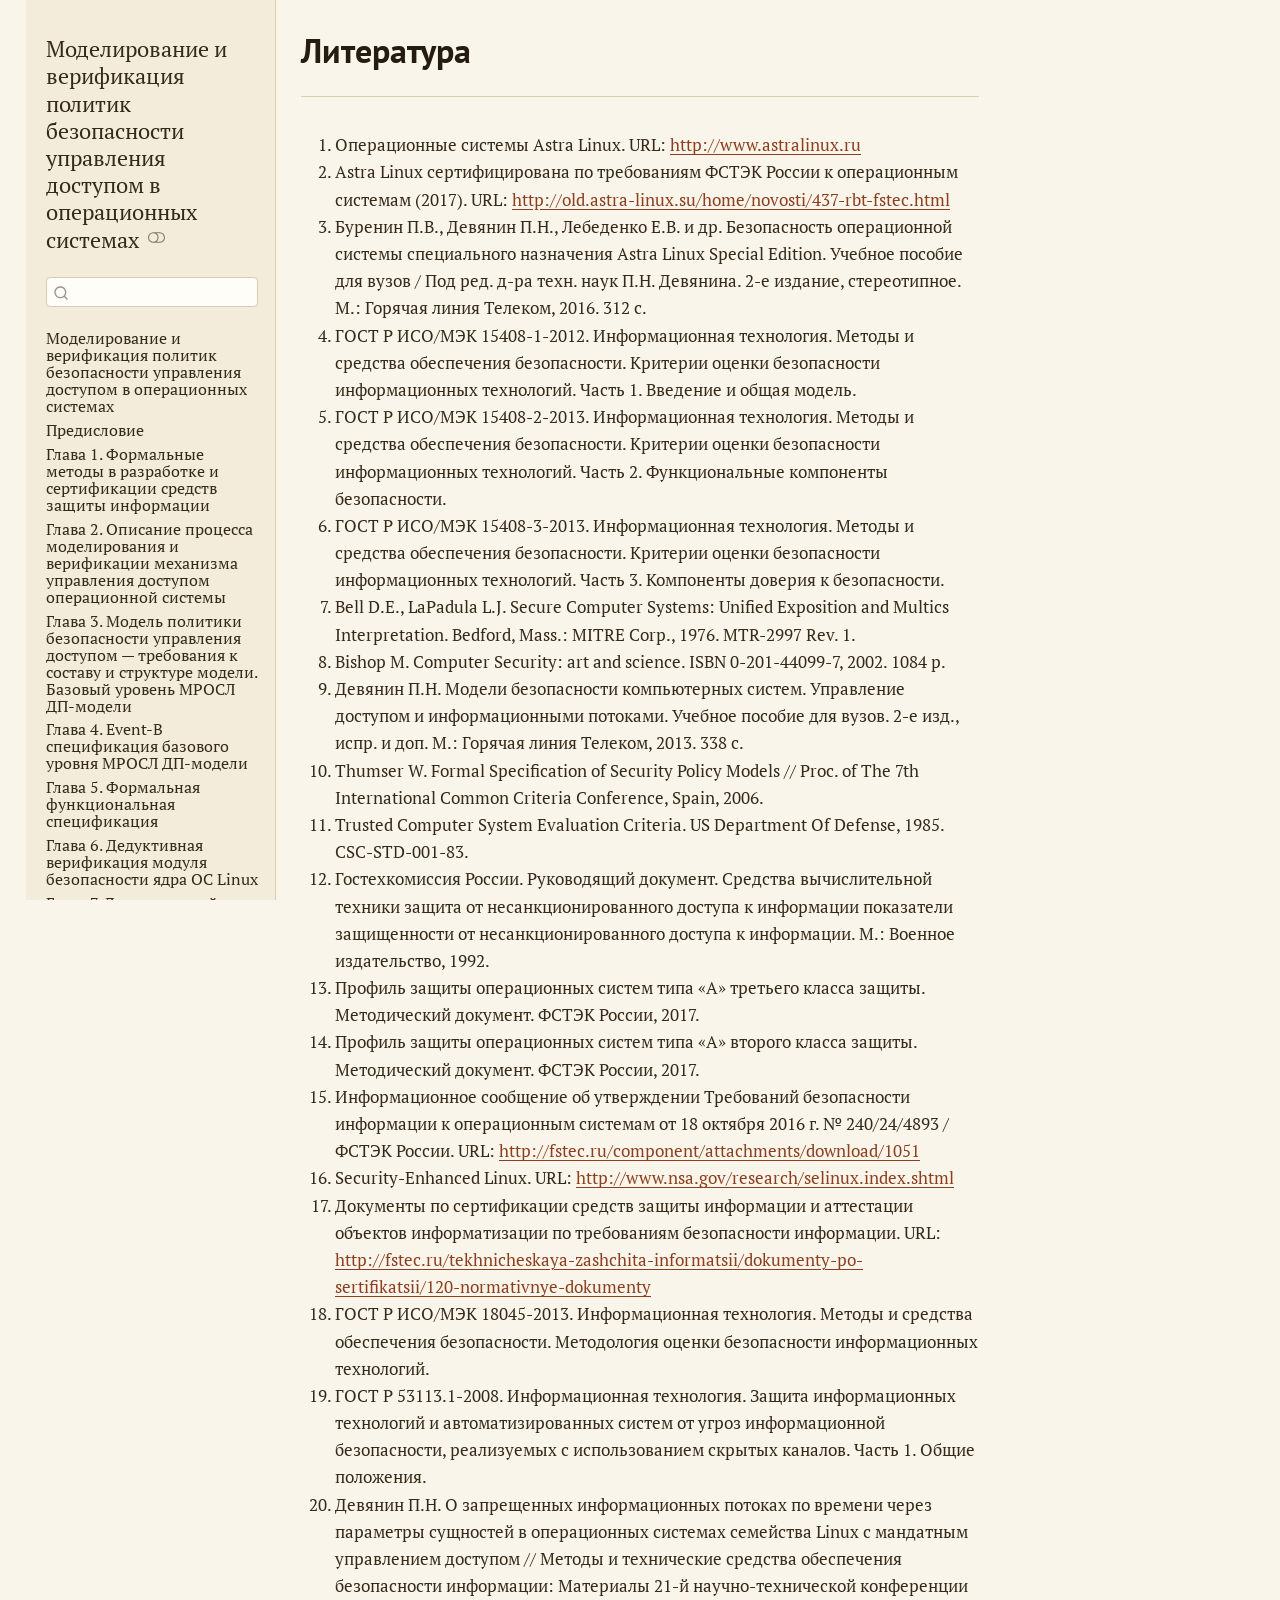
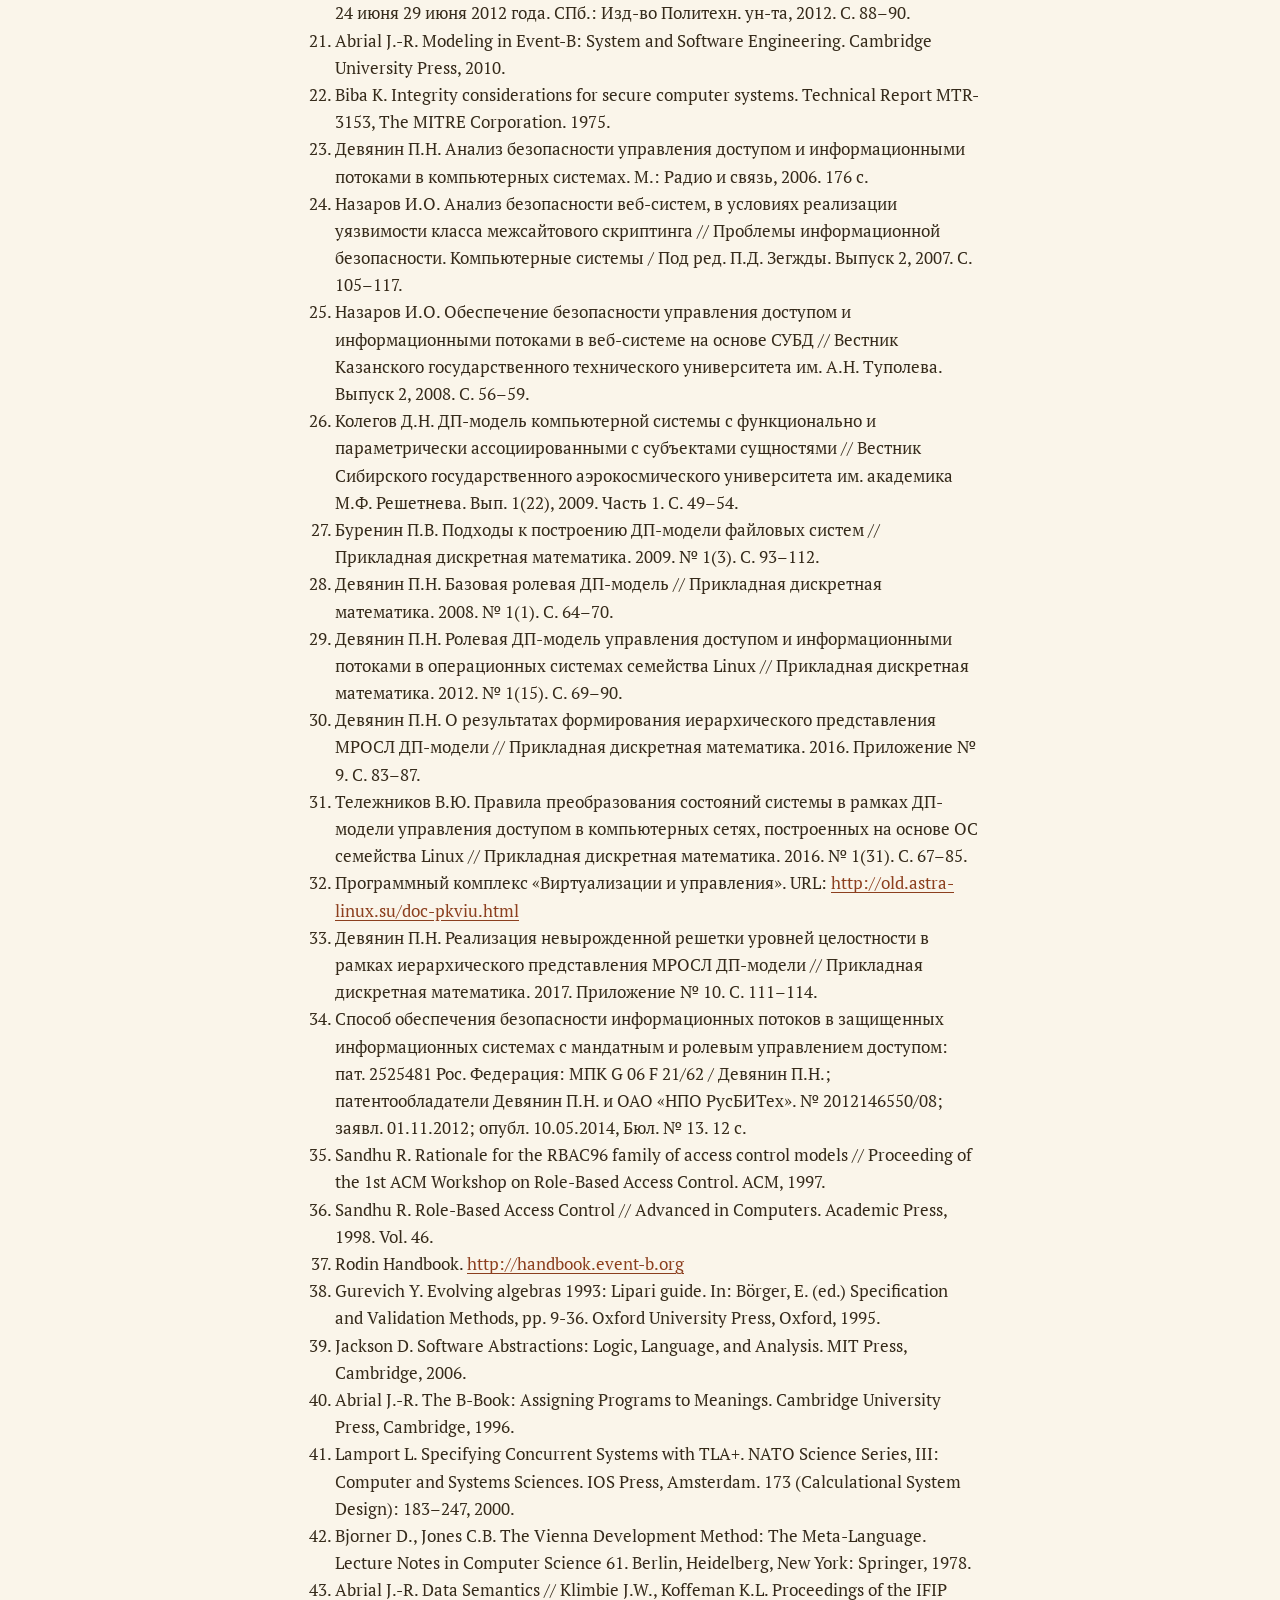
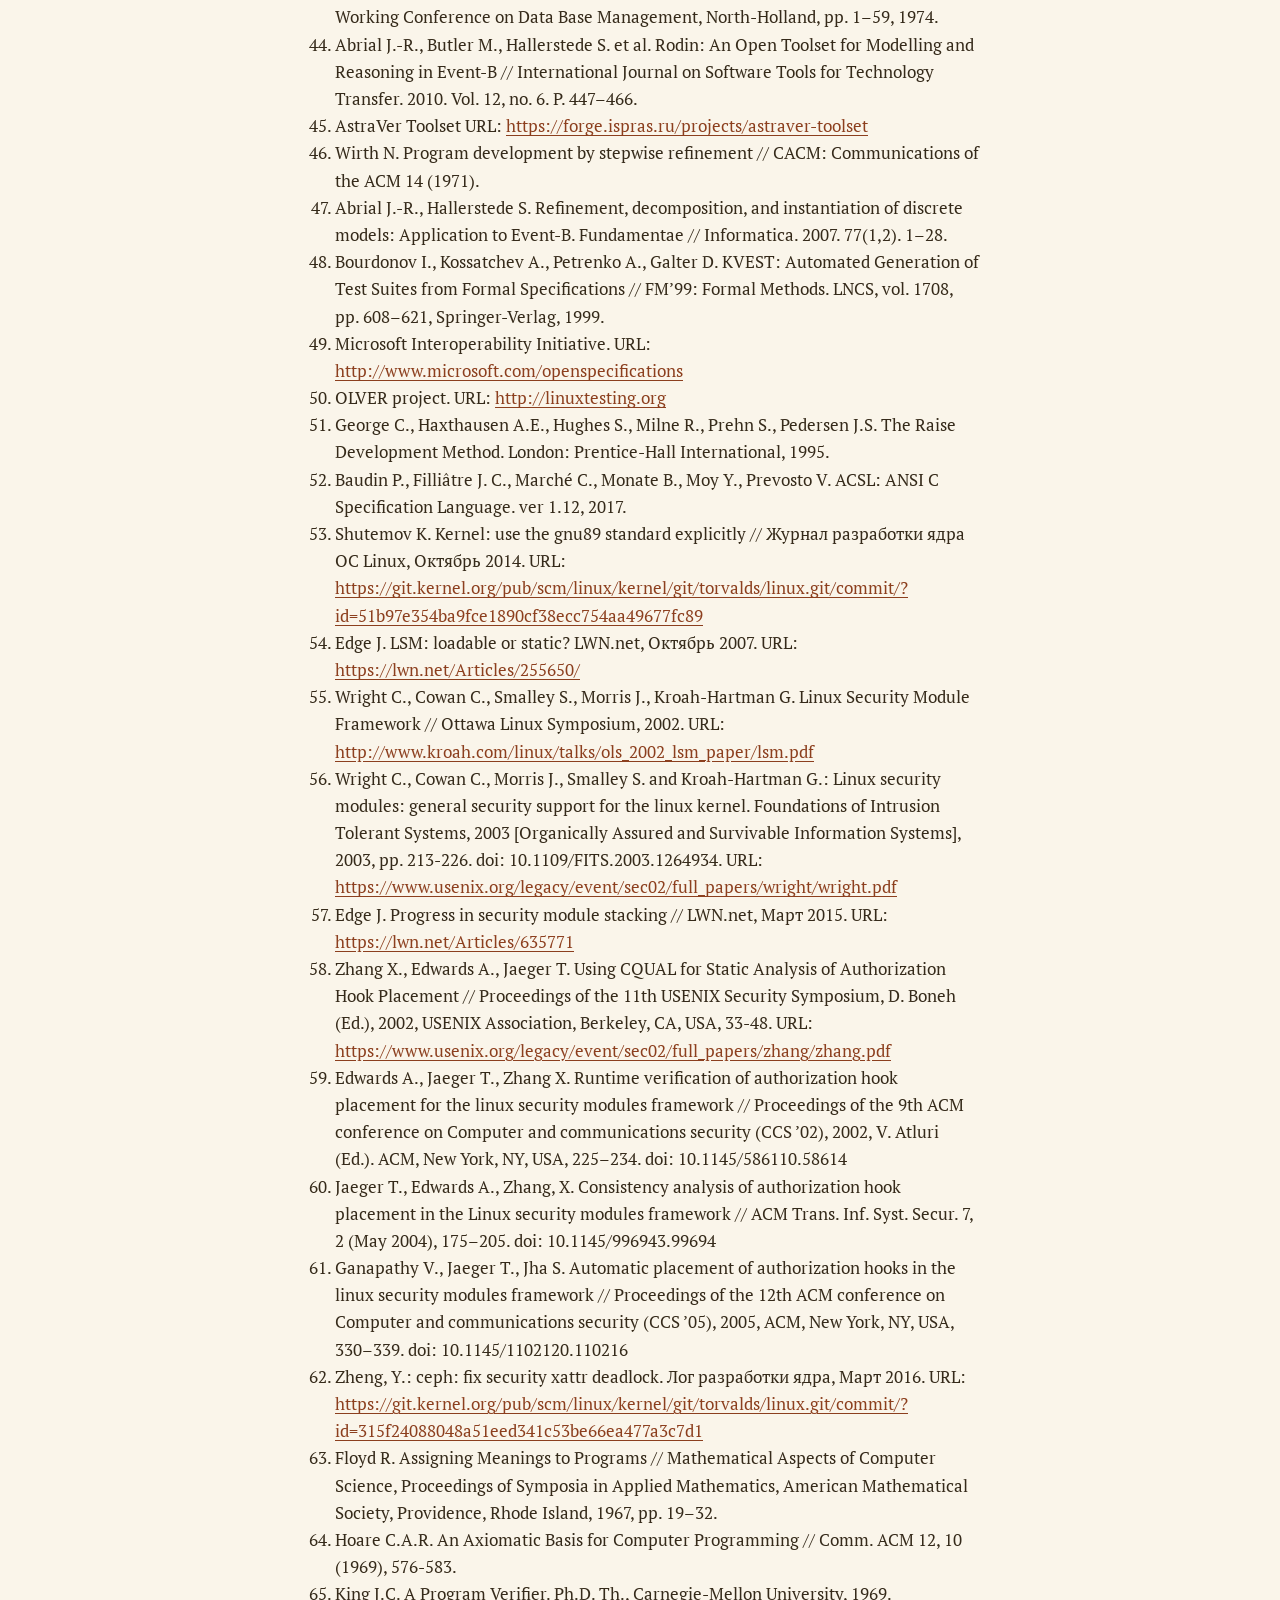
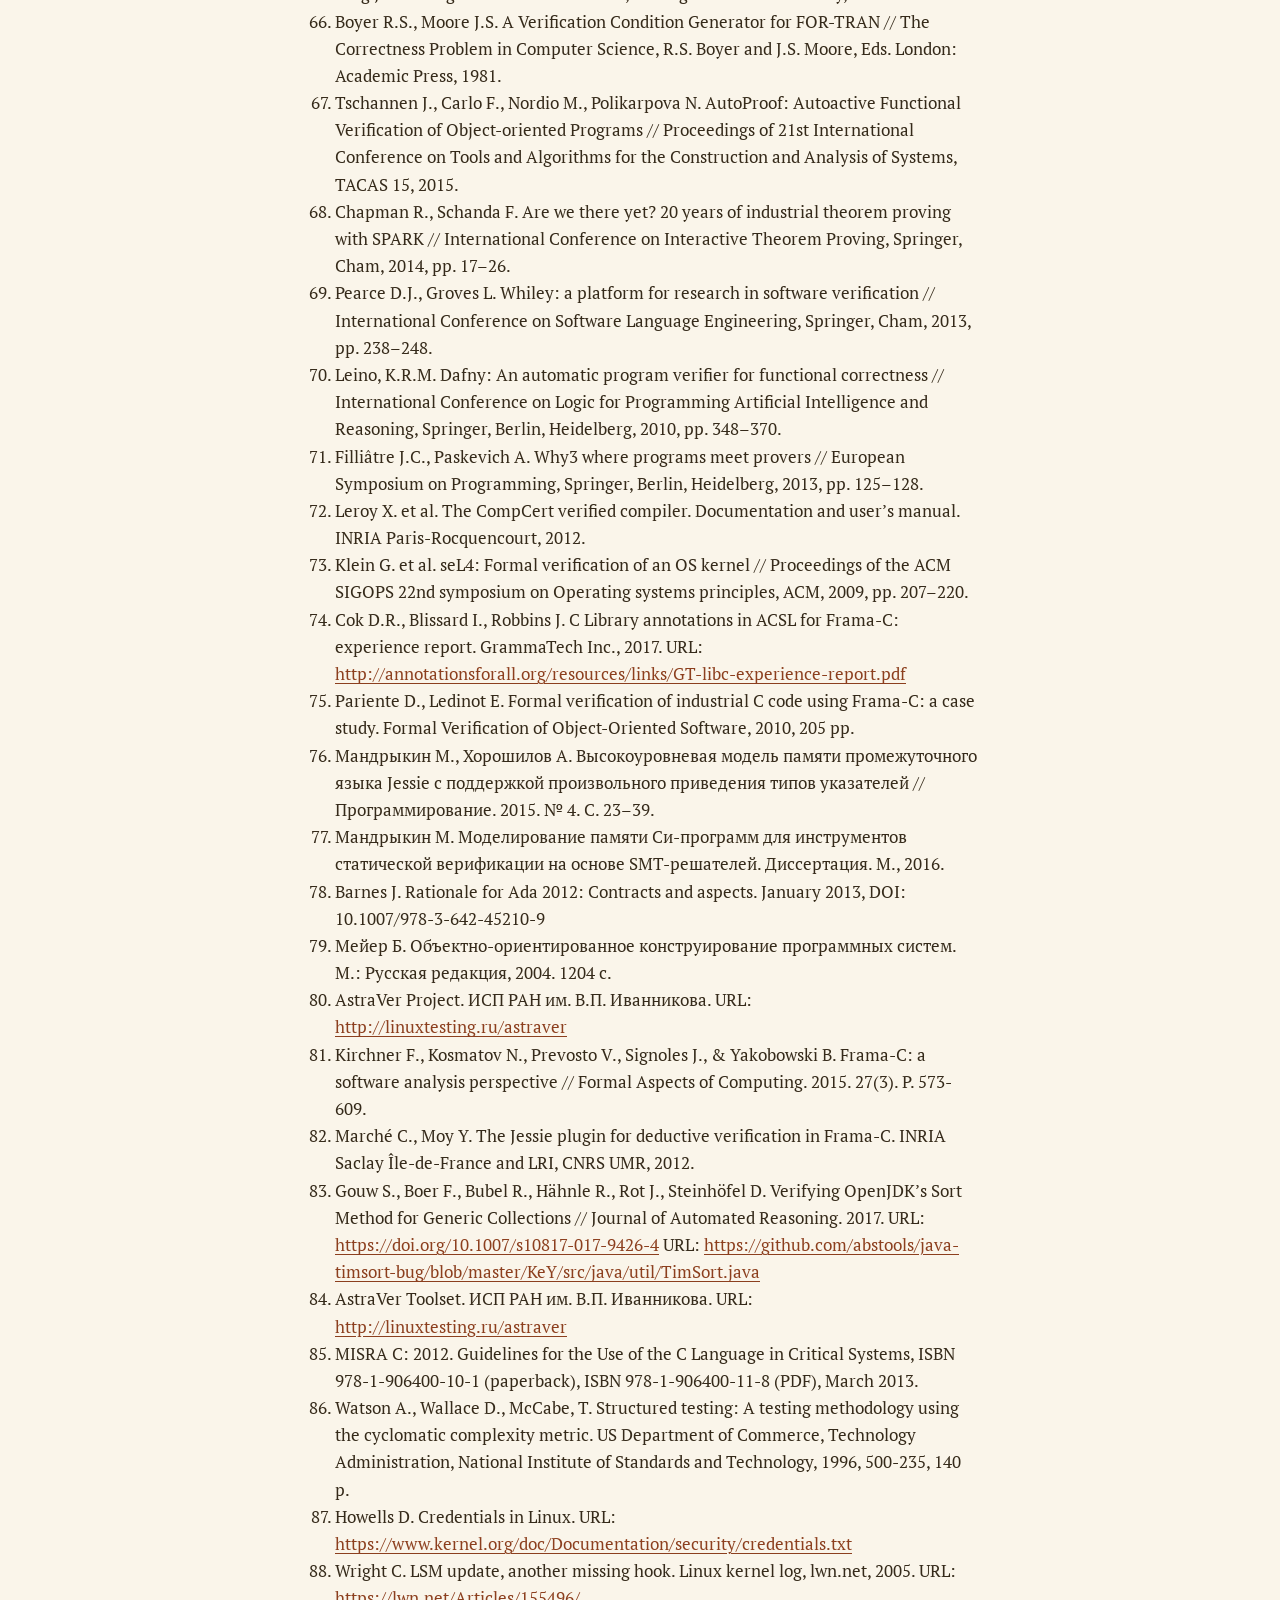
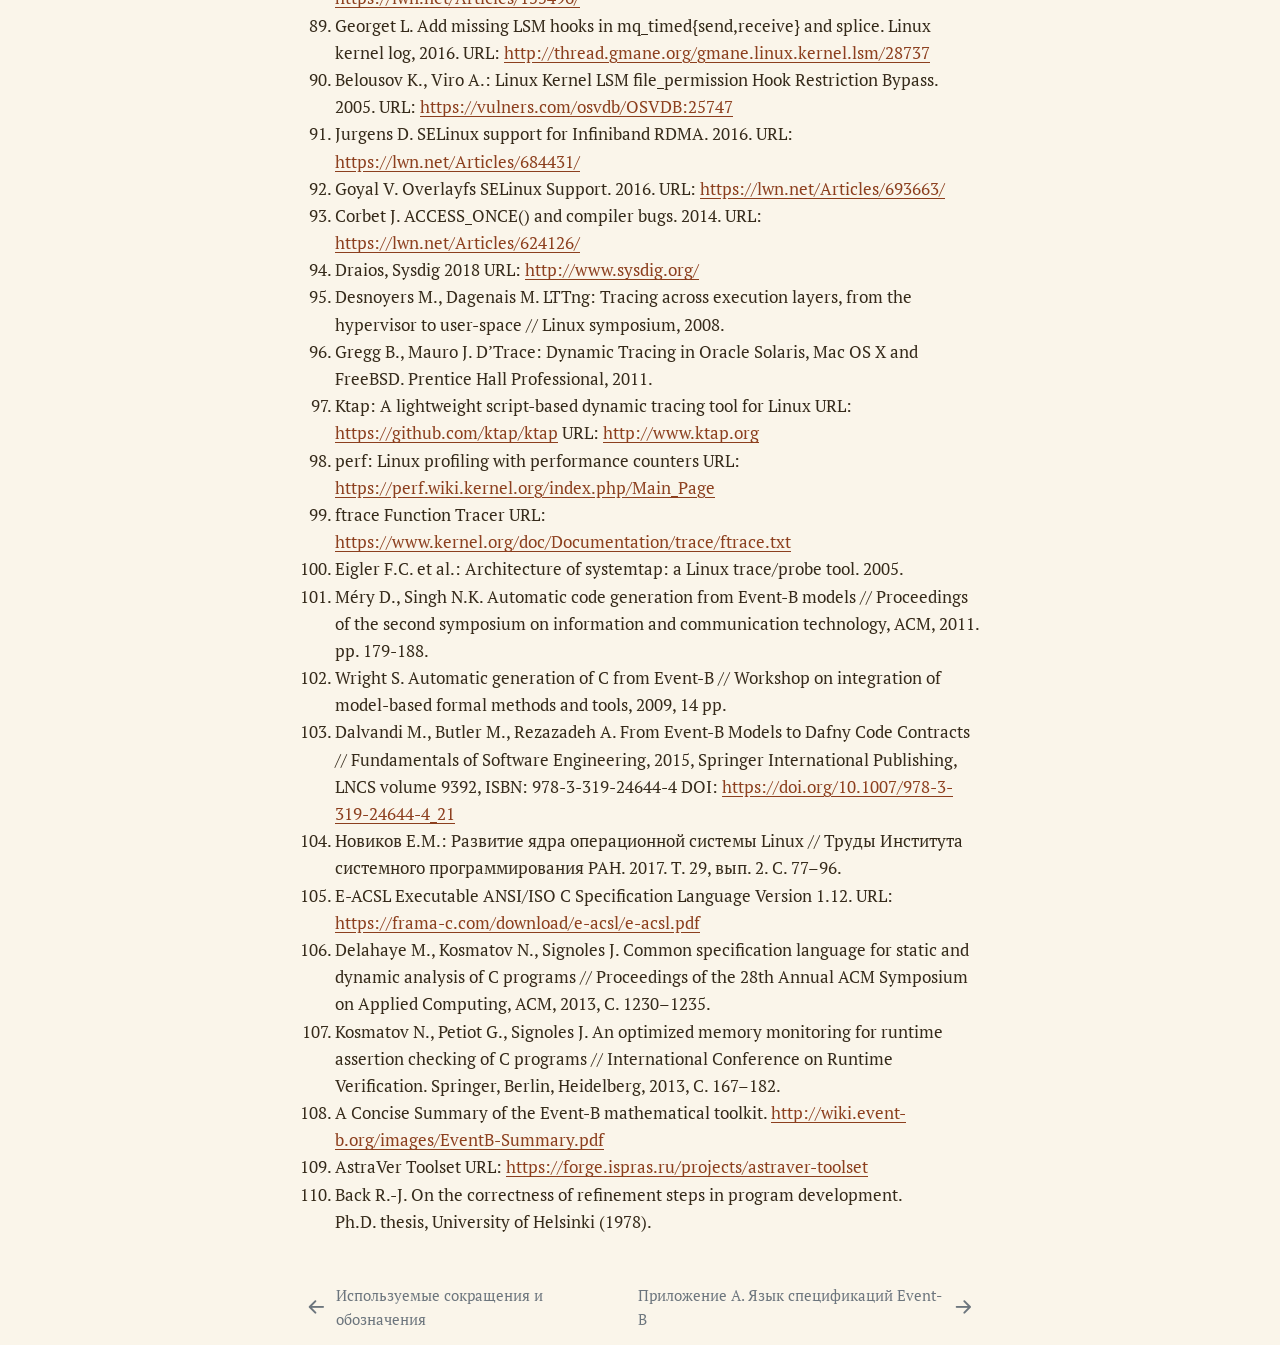
<file: chapters/bibliography.html>
<!DOCTYPE html>
<html xmlns="http://www.w3.org/1999/xhtml" lang="ru" xml:lang="ru"><head>

<meta charset="utf-8">
<meta name="generator" content="quarto-1.9.38">

<meta name="viewport" content="width=device-width, initial-scale=1.0, user-scalable=yes">


<title>Литература – Моделирование и верификация политик безопасности управления доступом в операционных системах</title>
<style>
/* Default styles provided by pandoc.
** See https://pandoc.org/MANUAL.html#variables-for-html for config info.
*/
code{white-space: pre-wrap;}
span.smallcaps{font-variant: small-caps;}
div.columns{display: flex; gap: min(4vw, 1.5em);}
div.column{flex: auto; overflow-x: auto;}
div.hanging-indent{margin-left: 1.5em; text-indent: -1.5em;}
ul.task-list{list-style: none;}
ul.task-list li input[type="checkbox"] {
  width: 0.8em;
  margin: 0 0.8em 0.2em -1em; /* quarto-specific, see https://github.com/quarto-dev/quarto-cli/issues/4556 */ 
  vertical-align: middle;
}
</style>


<script src="../site_libs/quarto-nav/quarto-nav.js"></script>
<script src="../site_libs/quarto-nav/headroom.min.js"></script>
<script src="../site_libs/clipboard/clipboard.min.js"></script>
<script src="../site_libs/quarto-search/autocomplete.umd.js"></script>
<script src="../site_libs/quarto-search/fuse.min.js"></script>
<script src="../site_libs/quarto-search/quarto-search.js"></script>
<meta name="quarto:offset" content="../">
<link href="../chapters/appendix-a.html" rel="next">
<link href="../chapters/abbreviations.html" rel="prev">
<script src="../site_libs/quarto-html/quarto.js" type="module"></script>
<script src="../site_libs/quarto-html/tabsets/tabsets.js" type="module"></script>
<script src="../site_libs/quarto-html/popper.min.js"></script>
<script src="../site_libs/quarto-html/tippy.umd.min.js"></script>
<script src="../site_libs/quarto-html/anchor.min.js"></script>
<link href="../site_libs/quarto-html/tippy.css" rel="stylesheet">
<link href="../site_libs/quarto-html/quarto-syntax-highlighting-375f9023c1da6849cf4f3d7f8accab6b.css" rel="stylesheet" class="quarto-color-scheme" id="quarto-text-highlighting-styles">
<link href="../site_libs/quarto-html/quarto-syntax-highlighting-dark-3d3bc5d9f0e246eedfcea4a82b2f9c37.css" rel="stylesheet" class="quarto-color-scheme quarto-color-alternate" id="quarto-text-highlighting-styles">
<link href="../site_libs/quarto-html/quarto-syntax-highlighting-375f9023c1da6849cf4f3d7f8accab6b.css" rel="stylesheet" class="quarto-color-scheme-extra" id="quarto-text-highlighting-styles">
<script src="../site_libs/bootstrap/bootstrap.min.js"></script>
<link href="../site_libs/bootstrap/bootstrap-icons.css" rel="stylesheet">
<link href="../site_libs/bootstrap/bootstrap-ed1fd0ee0f3adaff5c7428ac643e46f0.min.css" rel="stylesheet" append-hash="true" class="quarto-color-scheme" id="quarto-bootstrap" data-mode="light">
<link href="../site_libs/bootstrap/bootstrap-dark-9a2e7d1445780d7bd2217ec9235f2869.min.css" rel="stylesheet" append-hash="true" class="quarto-color-scheme quarto-color-alternate" id="quarto-bootstrap" data-mode="dark">
<link href="../site_libs/bootstrap/bootstrap-ed1fd0ee0f3adaff5c7428ac643e46f0.min.css" rel="stylesheet" append-hash="true" class="quarto-color-scheme-extra" id="quarto-bootstrap" data-mode="light">
<script id="quarto-search-options" type="application/json">{
  "location": "sidebar",
  "copy-button": false,
  "collapse-after": 3,
  "panel-placement": "start",
  "type": "textbox",
  "limit": 50,
  "keyboard-shortcut": [
    "f",
    "/",
    "s"
  ],
  "show-item-context": false,
  "language": {
    "search-no-results-text": "Поиск не дал результатов",
    "search-matching-documents-text": "Результаты поиска",
    "search-copy-link-title": "Скопировать ссылку",
    "search-hide-matches-text": "Скрыть дополнительные результаты",
    "search-more-match-text": "дополнительный результат в этом документе",
    "search-more-matches-text": "дополнительных результата(-ов) в этом документе",
    "search-clear-button-title": "Очистить",
    "search-text-placeholder": "",
    "search-detached-cancel-button-title": "Отменить",
    "search-submit-button-title": "Найти",
    "search-label": "Поиск"
  }
}</script>


</head>

<body class="nav-sidebar floating quarto-light"><script id="quarto-html-before-body" type="application/javascript">
    const toggleBodyColorMode = (bsSheetEl) => {
      const mode = bsSheetEl.getAttribute("data-mode");
      const bodyEl = window.document.querySelector("body");
      if (mode === "dark") {
        bodyEl.classList.add("quarto-dark");
        bodyEl.classList.remove("quarto-light");
      } else {
        bodyEl.classList.add("quarto-light");
        bodyEl.classList.remove("quarto-dark");
      }
    }
    const toggleBodyColorPrimary = () => {
      const bsSheetEl = window.document.querySelector("link#quarto-bootstrap:not([rel=disabled-stylesheet])");
      if (bsSheetEl) {
        toggleBodyColorMode(bsSheetEl);
      }
    }
    const setColorSchemeToggle = (alternate) => {
      const toggles = window.document.querySelectorAll('.quarto-color-scheme-toggle');
      for (let i=0; i < toggles.length; i++) {
        const toggle = toggles[i];
        if (toggle) {
          if (alternate) {
            toggle.classList.add("alternate");
          } else {
            toggle.classList.remove("alternate");
          }
        }
      }
    };
    const toggleColorMode = (alternate) => {
      // Switch the stylesheets
      const primaryStylesheets = window.document.querySelectorAll('link.quarto-color-scheme:not(.quarto-color-alternate)');
      const alternateStylesheets = window.document.querySelectorAll('link.quarto-color-scheme.quarto-color-alternate');
      manageTransitions('#quarto-margin-sidebar .nav-link', false);
      if (alternate) {
        // note: dark is layered on light, we don't disable primary!
        enableStylesheet(alternateStylesheets);
        for (const sheetNode of alternateStylesheets) {
          if (sheetNode.id === "quarto-bootstrap") {
            toggleBodyColorMode(sheetNode);
          }
        }
      } else {
        disableStylesheet(alternateStylesheets);
        enableStylesheet(primaryStylesheets)
        toggleBodyColorPrimary();
      }
      manageTransitions('#quarto-margin-sidebar .nav-link', true);
      // Switch the toggles
      setColorSchemeToggle(alternate)
      // Hack to workaround the fact that safari doesn't
      // properly recolor the scrollbar when toggling (#1455)
      if (navigator.userAgent.indexOf('Safari') > 0 && navigator.userAgent.indexOf('Chrome') == -1) {
        manageTransitions("body", false);
        window.scrollTo(0, 1);
        setTimeout(() => {
          window.scrollTo(0, 0);
          manageTransitions("body", true);
        }, 40);
      }
    }
    const disableStylesheet = (stylesheets) => {
      for (let i=0; i < stylesheets.length; i++) {
        const stylesheet = stylesheets[i];
        stylesheet.rel = 'disabled-stylesheet';
      }
    }
    const enableStylesheet = (stylesheets) => {
      for (let i=0; i < stylesheets.length; i++) {
        const stylesheet = stylesheets[i];
        if(stylesheet.rel !== 'stylesheet') { // for Chrome, which will still FOUC without this check
          stylesheet.rel = 'stylesheet';
        }
      }
    }
    const manageTransitions = (selector, allowTransitions) => {
      const els = window.document.querySelectorAll(selector);
      for (let i=0; i < els.length; i++) {
        const el = els[i];
        if (allowTransitions) {
          el.classList.remove('notransition');
        } else {
          el.classList.add('notransition');
        }
      }
    }
    const isFileUrl = () => {
      return window.location.protocol === 'file:';
    }
    const hasAlternateSentinel = () => {
      let styleSentinel = getColorSchemeSentinel();
      if (styleSentinel !== null) {
        return styleSentinel === "alternate";
      } else {
        return false;
      }
    }
    const setStyleSentinel = (alternate) => {
      const value = alternate ? "alternate" : "default";
      if (!isFileUrl()) {
        window.localStorage.setItem("quarto-color-scheme", value);
      } else {
        localAlternateSentinel = value;
      }
    }
    const getColorSchemeSentinel = () => {
      if (!isFileUrl()) {
        const storageValue = window.localStorage.getItem("quarto-color-scheme");
        return storageValue != null ? storageValue : localAlternateSentinel;
      } else {
        return localAlternateSentinel;
      }
    }
    const toggleGiscusIfUsed = (isAlternate, darkModeDefault) => {
      const baseTheme = document.querySelector('#giscus-base-theme')?.value ?? 'light';
      const alternateTheme = document.querySelector('#giscus-alt-theme')?.value ?? 'dark';
      let newTheme = '';
      if(authorPrefersDark) {
        newTheme = isAlternate ? baseTheme : alternateTheme;
      } else {
        newTheme = isAlternate ? alternateTheme : baseTheme;
      }
      const changeGiscusTheme = () => {
        // From: https://github.com/giscus/giscus/issues/336
        const sendMessage = (message) => {
          const iframe = document.querySelector('iframe.giscus-frame');
          if (!iframe) return;
          iframe.contentWindow.postMessage({ giscus: message }, 'https://giscus.app');
        }
        sendMessage({
          setConfig: {
            theme: newTheme
          }
        });
      }
      const isGiscussLoaded = window.document.querySelector('iframe.giscus-frame') !== null;
      if (isGiscussLoaded) {
        changeGiscusTheme();
      }
    };
    const authorPrefersDark = false;
    const queryPrefersDark = window.matchMedia('(prefers-color-scheme: dark)');
    const darkModeDefault = queryPrefersDark.matches;
      document.querySelector('link#quarto-text-highlighting-styles.quarto-color-scheme-extra').rel = 'disabled-stylesheet';
      document.querySelector('link#quarto-bootstrap.quarto-color-scheme-extra').rel = 'disabled-stylesheet';
    let localAlternateSentinel = darkModeDefault ? 'alternate' : 'default';
    // Dark / light mode switch
    window.quartoToggleColorScheme = () => {
      // Read the current dark / light value
      let toAlternate = !hasAlternateSentinel();
      toggleColorMode(toAlternate);
      setStyleSentinel(toAlternate);
      toggleGiscusIfUsed(toAlternate, darkModeDefault);
      window.dispatchEvent(new Event('resize'));
    };
    queryPrefersDark.addEventListener("change", e => {
      if(window.localStorage.getItem("quarto-color-scheme") !== null)
        return;
      const alternate = e.matches
      toggleColorMode(alternate);
      localAlternateSentinel = e.matches ? 'alternate' : 'default'; // this is used alongside local storage!
      toggleGiscusIfUsed(alternate, darkModeDefault);
    });
    // Switch to dark mode if need be
    if (hasAlternateSentinel()) {
      toggleColorMode(true);
    } else {
      toggleColorMode(false);
    }
  </script>

<div id="quarto-search-results"></div>
  <header id="quarto-header" class="headroom fixed-top">
  <nav class="quarto-secondary-nav">
    <div class="container-fluid d-flex">
      <button type="button" class="quarto-btn-toggle btn" data-bs-toggle="collapse" role="button" data-bs-target=".quarto-sidebar-collapse-item" aria-controls="quarto-sidebar" aria-expanded="false" aria-label="Переключить боковую панель навигации" onclick="if (window.quartoToggleHeadroom) { window.quartoToggleHeadroom(); }">
        <i class="bi bi-layout-text-sidebar-reverse"></i>
      </button>
        <nav class="quarto-page-breadcrumbs" aria-label="breadcrumb"><ol class="breadcrumb"><li class="breadcrumb-item"><a href="../chapters/bibliography.html"><span class="chapter-title">Литература</span></a></li></ol></nav>
        <a class="flex-grow-1" role="navigation" data-bs-toggle="collapse" data-bs-target=".quarto-sidebar-collapse-item" aria-controls="quarto-sidebar" aria-expanded="false" aria-label="Переключить боковую панель навигации" onclick="if (window.quartoToggleHeadroom) { window.quartoToggleHeadroom(); }">      
        </a>
      <button type="button" class="btn quarto-search-button" aria-label="Поиск" onclick="window.quartoOpenSearch();">
        <i class="bi bi-search"></i>
      </button>
    </div>
  </nav>
</header>
<!-- content -->
<div id="quarto-content" class="quarto-container page-columns page-rows-contents page-layout-article">
<!-- sidebar -->
  <nav id="quarto-sidebar" class="sidebar collapse collapse-horizontal quarto-sidebar-collapse-item sidebar-navigation floating overflow-auto">
    <div class="pt-lg-2 mt-2 text-left sidebar-header">
    <div class="sidebar-title mb-0 py-0">
      <a href="../">Моделирование и верификация политик безопасности управления доступом в операционных системах</a> 
        <div class="sidebar-tools-main">
  <a href="" class="quarto-color-scheme-toggle quarto-navigation-tool  px-1" onclick="window.quartoToggleColorScheme(); return false;" title="Переключить темный режим"><i class="bi"></i></a>
</div>
    </div>
      </div>
        <div class="mt-2 flex-shrink-0 align-items-center">
        <div class="sidebar-search">
        <div id="quarto-search" class="" title="Поиск"></div>
        </div>
        </div>
    <div class="sidebar-menu-container"> 
    <ul class="list-unstyled mt-1">
        <li class="sidebar-item">
  <div class="sidebar-item-container"> 
  <a href="../index.html" class="sidebar-item-text sidebar-link"><span class="chapter-title">Моделирование и верификация политик безопасности управления доступом в операционных системах</span></a>
  </div>
</li>
        <li class="sidebar-item">
  <div class="sidebar-item-container"> 
  <a href="../chapters/00-preface.html" class="sidebar-item-text sidebar-link"><span class="chapter-title">Предисловие</span></a>
  </div>
</li>
        <li class="sidebar-item">
  <div class="sidebar-item-container"> 
  <a href="../chapters/01-formal-methods.html" class="sidebar-item-text sidebar-link"><span class="chapter-title">Глава 1. Формальные методы в разработке и сертификации средств защиты информации</span></a>
  </div>
</li>
        <li class="sidebar-item">
  <div class="sidebar-item-container"> 
  <a href="../chapters/02-process.html" class="sidebar-item-text sidebar-link"><span class="chapter-title">Глава 2. Описание процесса моделирования и верификации механизма управления доступом операционной системы</span></a>
  </div>
</li>
        <li class="sidebar-item">
  <div class="sidebar-item-container"> 
  <a href="../chapters/03-model.html" class="sidebar-item-text sidebar-link"><span class="chapter-title">Глава 3. Модель политики безопасности управления доступом — требования к составу и структуре модели. Базовый уровень МРОСЛ ДП-модели</span></a>
  </div>
</li>
        <li class="sidebar-item">
  <div class="sidebar-item-container"> 
  <a href="../chapters/04-event-b.html" class="sidebar-item-text sidebar-link"><span class="chapter-title">Глава 4. Event-B спецификация базового уровня МРОСЛ ДП-модели</span></a>
  </div>
</li>
        <li class="sidebar-item">
  <div class="sidebar-item-container"> 
  <a href="../chapters/05-functional-spec.html" class="sidebar-item-text sidebar-link"><span class="chapter-title">Глава 5. Формальная функциональная спецификация</span></a>
  </div>
</li>
        <li class="sidebar-item">
  <div class="sidebar-item-container"> 
  <a href="../chapters/06-deductive-verification.html" class="sidebar-item-text sidebar-link"><span class="chapter-title">Глава 6. Дедуктивная верификация модуля безопасности ядра ОС Linux</span></a>
  </div>
</li>
        <li class="sidebar-item">
  <div class="sidebar-item-container"> 
  <a href="../chapters/07-dynamic-monitoring.html" class="sidebar-item-text sidebar-link"><span class="chapter-title">Глава 7. Динамический мониторинг</span></a>
  </div>
</li>
        <li class="sidebar-item">
  <div class="sidebar-item-container"> 
  <a href="../chapters/conclusion.html" class="sidebar-item-text sidebar-link"><span class="chapter-title">Заключение</span></a>
  </div>
</li>
        <li class="sidebar-item">
  <div class="sidebar-item-container"> 
  <a href="../chapters/abbreviations.html" class="sidebar-item-text sidebar-link"><span class="chapter-title">Используемые сокращения и обозначения</span></a>
  </div>
</li>
        <li class="sidebar-item">
  <div class="sidebar-item-container"> 
  <a href="../chapters/bibliography.html" class="sidebar-item-text sidebar-link active"><span class="chapter-title">Литература</span></a>
  </div>
</li>
        <li class="sidebar-item">
  <div class="sidebar-item-container"> 
  <a href="../chapters/appendix-a.html" class="sidebar-item-text sidebar-link"><span class="chapter-title">Приложение А. Язык спецификаций Event-B</span></a>
  </div>
</li>
        <li class="sidebar-item">
  <div class="sidebar-item-container"> 
  <a href="../chapters/appendix-b.html" class="sidebar-item-text sidebar-link"><span class="chapter-title">Приложение В. Среда разработки и верификации на языке Event-B</span></a>
  </div>
</li>
        <li class="sidebar-item">
  <div class="sidebar-item-container"> 
  <a href="../chapters/colophon.html" class="sidebar-item-text sidebar-link"><span class="chapter-title">Научное издание</span></a>
  </div>
</li>
    </ul>
    </div>
</nav>
<div id="quarto-sidebar-glass" class="quarto-sidebar-collapse-item" data-bs-toggle="collapse" data-bs-target=".quarto-sidebar-collapse-item"></div>
<!-- margin-sidebar -->
    <div id="quarto-margin-sidebar" class="sidebar margin-sidebar zindex-bottom">
        
    </div>
<!-- main -->
<main class="content" id="quarto-document-content">


<header id="title-block-header" class="quarto-title-block default">
<div class="quarto-title">
<h1 class="title"><span class="chapter-title">Литература</span></h1>
</div>



<div class="quarto-title-meta">

    
  
    
  </div>
  


</header>


<ol type="1">
<li><span id="ref-1"></span>Операционные системы Astra Linux. URL: <a href="http://www.astralinux.ru" class="uri">http://www.astralinux.ru</a></li>
<li><span id="ref-2"></span>Astra Linux сертифицирована по требованиям ФСТЭК России к операционным системам (2017). URL: <a href="http://old.astra-linux.su/home/novosti/437-rbt-fstec.html" class="uri">http://old.astra-linux.su/home/novosti/437-rbt-fstec.html</a></li>
<li><span id="ref-3"></span>Буренин П.В., Девянин П.Н., Лебеденко Е.В. и др. Безопасность операционной системы специального назначения Astra Linux Special Edition. Учебное пособие для вузов / Под ред. д-ра техн. наук П.Н. Девянина. 2-е издание, стереотипное. М.: Горячая линия Телеком, 2016. 312 с.</li>
<li><span id="ref-4"></span>ГОСТ Р ИСО/МЭК 15408-1-2012. Информационная технология. Методы и средства обеспечения безопасности. Критерии оценки безопасности информационных технологий. Часть 1. Введение и общая модель.</li>
<li><span id="ref-5"></span>ГОСТ Р ИСО/МЭК 15408-2-2013. Информационная технология. Методы и средства обеспечения безопасности. Критерии оценки безопасности информационных технологий. Часть 2. Функциональные компоненты безопасности.</li>
<li><span id="ref-6"></span>ГОСТ Р ИСО/МЭК 15408-3-2013. Информационная технология. Методы и средства обеспечения безопасности. Критерии оценки безопасности информационных технологий. Часть 3. Компоненты доверия к безопасности.</li>
<li><span id="ref-7"></span>Bell D.E., LaPadula L.J. Secure Computer Systems: Unified Exposition and Multics Interpretation. Bedford, Mass.: MITRE Corp., 1976. MTR-2997 Rev.&nbsp;1.</li>
<li><span id="ref-8"></span>Bishop M. Computer Security: art and science. ISBN 0-201-44099-7, 2002. 1084 p.</li>
<li><span id="ref-9"></span>Девянин П.Н. Модели безопасности компьютерных систем. Управление доступом и информационными потоками. Учебное пособие для вузов. 2-е изд., испр. и доп. М.: Горячая линия Телеком, 2013. 338 с.</li>
<li><span id="ref-10"></span>Thumser W. Formal Specification of Security Policy Models // Proc. of The 7th International Common Criteria Conference, Spain, 2006.</li>
<li><span id="ref-11"></span>Trusted Computer System Evaluation Criteria. US Department Of Defense, 1985. CSC-STD-001-83.</li>
<li><span id="ref-12"></span>Гостехкомиссия России. Руководящий документ. Средства вычислительной техники защита от несанкционированного доступа к информации показатели защищенности от несанкционированного доступа к информации. М.: Военное издательство, 1992.</li>
<li><span id="ref-13"></span>Профиль защиты операционных систем типа «A» третьего класса защиты. Методический документ. ФСТЭК России, 2017.</li>
<li><span id="ref-14"></span>Профиль защиты операционных систем типа «A» второго класса защиты. Методический документ. ФСТЭК России, 2017.</li>
<li><span id="ref-15"></span>Информационное сообщение об утверждении Требований безопасности информации к операционным системам от 18 октября 2016 г. № 240/24/4893 / ФСТЭК России. URL: <a href="http://fstec.ru/component/attachments/download/1051" class="uri">http://fstec.ru/component/attachments/download/1051</a></li>
<li><span id="ref-16"></span>Security-Enhanced Linux. URL: <a href="http://www.nsa.gov/research/selinux.index.shtml" class="uri">http://www.nsa.gov/research/selinux.index.shtml</a></li>
<li><span id="ref-17"></span>Документы по сертификации средств защиты информации и аттестации объектов информатизации по требованиям безопасности информации. URL: <a href="http://fstec.ru/tekhnicheskaya-zashchita-informatsii/dokumenty-po-sertifikatsii/120-normativnye-dokumenty" class="uri">http://fstec.ru/tekhnicheskaya-zashchita-informatsii/dokumenty-po-sertifikatsii/120-normativnye-dokumenty</a></li>
<li><span id="ref-18"></span>ГОСТ Р ИСО/МЭК 18045-2013. Информационная технология. Методы и средства обеспечения безопасности. Методология оценки безопасности информационных технологий.</li>
<li><span id="ref-19"></span>ГОСТ Р 53113.1-2008. Информационная технология. Защита информационных технологий и автоматизированных систем от угроз информационной безопасности, реализуемых с использованием скрытых каналов. Часть 1. Общие положения.</li>
<li><span id="ref-20"></span>Девянин П.Н. О запрещенных информационных потоках по времени через параметры сущностей в операционных системах семейства Linux с мандатным управлением доступом // Методы и технические средства обеспечения безопасности информации: Материалы 21-й научно-технической конференции 24 июня 29 июня 2012 года. СПб.: Изд-во Политехн. ун-та, 2012. С. 88–90.</li>
<li><span id="ref-21"></span>Abrial J.-R. Modeling in Event-B: System and Software Engineering. Cambridge University Press, 2010.</li>
<li><span id="ref-22"></span>Biba K. Integrity considerations for secure computer systems. Technical Report MTR-3153, The MITRE Corporation. 1975.</li>
<li><span id="ref-23"></span>Девянин П.Н. Анализ безопасности управления доступом и информационными потоками в компьютерных системах. М.: Радио и связь, 2006. 176 с.</li>
<li><span id="ref-24"></span>Назаров И.О. Анализ безопасности веб-систем, в условиях реализации уязвимости класса межсайтового скриптинга // Проблемы информационной безопасности. Компьютерные системы / Под ред. П.Д. Зегжды. Выпуск 2, 2007. С. 105–117.</li>
<li><span id="ref-25"></span>Назаров И.О. Обеспечение безопасности управления доступом и информационными потоками в веб-системе на основе СУБД // Вестник Казанского государственного технического университета им. А.Н. Туполева. Выпуск 2, 2008. С. 56–59.</li>
<li><span id="ref-26"></span>Колегов Д.Н. ДП-модель компьютерной системы с функционально и параметрически ассоциированными с субъектами сущностями // Вестник Сибирского государственного аэрокосмического университета им. академика М.Ф. Решетнева. Вып. 1(22), 2009. Часть 1. С. 49–54.</li>
<li><span id="ref-27"></span>Буренин П.В. Подходы к построению ДП-модели файловых систем // Прикладная дискретная математика. 2009. № 1(3). С. 93–112.</li>
<li><span id="ref-28"></span>Девянин П.Н. Базовая ролевая ДП-модель // Прикладная дискретная математика. 2008. № 1(1). С. 64–70.</li>
<li><span id="ref-29"></span>Девянин П.Н. Ролевая ДП-модель управления доступом и информационными потоками в операционных системах семейства Linux // Прикладная дискретная математика. 2012. № 1(15). С. 69–90.</li>
<li><span id="ref-30"></span>Девянин П.Н. О результатах формирования иерархического представления МРОСЛ ДП-модели // Прикладная дискретная математика. 2016. Приложение № 9. С. 83–87.</li>
<li><span id="ref-31"></span>Тележников В.Ю. Правила преобразования состояний системы в рамках ДП-модели управления доступом в компьютерных сетях, построенных на основе ОС семейства Linux // Прикладная дискретная математика. 2016. № 1(31). С. 67–85.</li>
<li><span id="ref-32"></span>Программный комплекс «Виртуализации и управления». URL: <a href="http://old.astra-linux.su/doc-pkviu.html" class="uri">http://old.astra-linux.su/doc-pkviu.html</a></li>
<li><span id="ref-33"></span>Девянин П.Н. Реализация невырожденной решетки уровней целостности в рамках иерархического представления МРОСЛ ДП-модели // Прикладная дискретная математика. 2017. Приложение № 10. С. 111–114.</li>
<li><span id="ref-34"></span>Способ обеспечения безопасности информационных потоков в защищенных информационных системах с мандатным и ролевым управлением доступом: пат. 2525481 Рос. Федерация: МПК G 06 F 21/62 / Девянин П.Н.; патентообладатели Девянин П.Н. и ОАО «НПО РусБИТех». № 2012146550/08; заявл. 01.11.2012; опубл. 10.05.2014, Бюл. № 13. 12 с.</li>
<li><span id="ref-35"></span>Sandhu R. Rationale for the RBAC96 family of access control models // Proceeding of the 1st ACM Workshop on Role-Based Access Control. ACM, 1997.</li>
<li><span id="ref-36"></span>Sandhu R. Role-Based Access Control // Advanced in Computers. Academic Press, 1998. Vol. 46.</li>
<li><span id="ref-37"></span>Rodin Handbook. <a href="http://handbook.event-b.org" class="uri">http://handbook.event-b.org</a></li>
<li><span id="ref-38"></span>Gurevich Y. Evolving algebras 1993: Lipari guide. In: Börger, E. (ed.) Specification and Validation Methods, pp.&nbsp;9-36. Oxford University Press, Oxford, 1995.</li>
<li><span id="ref-39"></span>Jackson D. Software Abstractions: Logic, Language, and Analysis. MIT Press, Cambridge, 2006.</li>
<li><span id="ref-40"></span>Abrial J.-R. The B-Book: Assigning Programs to Meanings. Cambridge University Press, Cambridge, 1996.</li>
<li><span id="ref-41"></span>Lamport L. Specifying Concurrent Systems with TLA+. NATO Science Series, III: Computer and Systems Sciences. IOS Press, Amsterdam. 173 (Calculational System Design): 183–247, 2000.</li>
<li><span id="ref-42"></span>Bjorner D., Jones C.B. The Vienna Development Method: The Meta-Language. Lecture Notes in Computer Science 61. Berlin, Heidelberg, New York: Springer, 1978.</li>
<li><span id="ref-43"></span>Abrial J.-R. Data Semantics // Klimbie J.W., Koffeman K.L. Proceedings of the IFIP Working Conference on Data Base Management, North-Holland, pp.&nbsp;1–59, 1974.</li>
<li><span id="ref-44"></span>Abrial J.-R., Butler M., Hallerstede S. et al.&nbsp;Rodin: An Open Toolset for Modelling and Reasoning in Event-B // International Journal on Software Tools for Technology Transfer. 2010. Vol. 12, no. 6. P. 447–466.</li>
<li><span id="ref-45"></span>AstraVer Toolset URL: <a href="https://forge.ispras.ru/projects/astraver-toolset" class="uri">https://forge.ispras.ru/projects/astraver-toolset</a></li>
<li><span id="ref-46"></span>Wirth N. Program development by stepwise refinement // CACM: Communications of the ACM 14 (1971).</li>
<li><span id="ref-47"></span>Abrial J.-R., Hallerstede S. Refinement, decomposition, and instantiation of discrete models: Application to Event-B. Fundamentae // Informatica. 2007. 77(1,2). 1–28.</li>
<li><span id="ref-48"></span>Bourdonov I., Kossatchev A., Petrenko A., Galter D. KVEST: Automated Generation of Test Suites from Formal Specifications // FM’99: Formal Methods. LNCS, vol.&nbsp;1708, pp.&nbsp;608–621, Springer-Verlag, 1999.</li>
<li><span id="ref-49"></span>Microsoft Interoperability Initiative. URL: <a href="http://www.microsoft.com/openspecifications" class="uri">http://www.microsoft.com/openspecifications</a></li>
<li><span id="ref-50"></span>OLVER project. URL: <a href="http://linuxtesting.org" class="uri">http://linuxtesting.org</a></li>
<li><span id="ref-51"></span>George C., Haxthausen A.E., Hughes S., Milne R., Prehn S., Pedersen J.S. The Raise Development Method. London: Prentice-Hall International, 1995.</li>
<li><span id="ref-52"></span>Baudin P., Filliâtre J. C., Marché C., Monate B., Moy Y., Prevosto V. ACSL: ANSI C Specification Language. ver 1.12, 2017.</li>
<li><span id="ref-53"></span>Shutemov K. Kernel: use the gnu89 standard explicitly // Журнал разработки ядра ОС Linux, Октябрь 2014. URL: <a href="https://git.kernel.org/pub/scm/linux/kernel/git/torvalds/linux.git/commit/?id=51b97e354ba9fce1890cf38ecc754aa49677fc89" class="uri">https://git.kernel.org/pub/scm/linux/kernel/git/torvalds/linux.git/commit/?id=51b97e354ba9fce1890cf38ecc754aa49677fc89</a></li>
<li><span id="ref-54"></span>Edge J. LSM: loadable or static? LWN.net, Октябрь 2007. URL: <a href="https://lwn.net/Articles/255650/" class="uri">https://lwn.net/Articles/255650/</a></li>
<li><span id="ref-55"></span>Wright C., Cowan C., Smalley S., Morris J., Kroah-Hartman G. Linux Security Module Framework // Ottawa Linux Symposium, 2002. URL: <a href="http://www.kroah.com/linux/talks/ols_2002_lsm_paper/lsm.pdf" class="uri">http://www.kroah.com/linux/talks/ols_2002_lsm_paper/lsm.pdf</a></li>
<li><span id="ref-56"></span>Wright C., Cowan C., Morris J., Smalley S. and Kroah-Hartman G.: Linux security modules: general security support for the linux kernel. Foundations of Intrusion Tolerant Systems, 2003 [Organically Assured and Survivable Information Systems], 2003, pp.&nbsp;213-226. doi: 10.1109/FITS.2003.1264934. URL: <a href="https://www.usenix.org/legacy/event/sec02/full_papers/wright/wright.pdf" class="uri">https://www.usenix.org/legacy/event/sec02/full_papers/wright/wright.pdf</a></li>
<li><span id="ref-57"></span>Edge J. Progress in security module stacking // LWN.net, Март 2015. URL: <a href="https://lwn.net/Articles/635771" class="uri">https://lwn.net/Articles/635771</a></li>
<li><span id="ref-58"></span>Zhang X., Edwards A., Jaeger T. Using CQUAL for Static Analysis of Authorization Hook Placement // Proceedings of the 11th USENIX Security Symposium, D. Boneh (Ed.), 2002, USENIX Association, Berkeley, CA, USA, 33-48. URL: <a href="https://www.usenix.org/legacy/event/sec02/full_papers/zhang/zhang.pdf" class="uri">https://www.usenix.org/legacy/event/sec02/full_papers/zhang/zhang.pdf</a></li>
<li><span id="ref-59"></span>Edwards A., Jaeger T., Zhang X. Runtime verification of authorization hook placement for the linux security modules framework // Proceedings of the 9th ACM conference on Computer and communications security (CCS ’02), 2002, V. Atluri (Ed.). ACM, New York, NY, USA, 225–234. doi: 10.1145/586110.58614</li>
<li><span id="ref-60"></span>Jaeger T., Edwards A., Zhang, X. Consistency analysis of authorization hook placement in the Linux security modules framework // ACM Trans. Inf. Syst. Secur. 7, 2 (May 2004), 175–205. doi: 10.1145/996943.99694</li>
<li><span id="ref-61"></span>Ganapathy V., Jaeger T., Jha S. Automatic placement of authorization hooks in the linux security modules framework // Proceedings of the 12th ACM conference on Computer and communications security (CCS ’05), 2005, ACM, New York, NY, USA, 330–339. doi: 10.1145/1102120.110216</li>
<li><span id="ref-62"></span>Zheng, Y.: ceph: fix security xattr deadlock. Лог разработки ядра, Март 2016. URL: <a href="https://git.kernel.org/pub/scm/linux/kernel/git/torvalds/linux.git/commit/?id=315f24088048a51eed341c53be66ea477a3c7d1" class="uri">https://git.kernel.org/pub/scm/linux/kernel/git/torvalds/linux.git/commit/?id=315f24088048a51eed341c53be66ea477a3c7d1</a></li>
<li><span id="ref-63"></span>Floyd R. Assigning Meanings to Programs // Mathematical Aspects of Computer Science, Proceedings of Symposia in Applied Mathematics, American Mathematical Society, Providence, Rhode Island, 1967, pp.&nbsp;19–32.</li>
<li><span id="ref-64"></span>Hoare C.A.R. An Axiomatic Basis for Computer Programming // Comm. ACM 12, 10 (1969), 576-583.</li>
<li><span id="ref-65"></span>King J.C. A Program Verifier. Ph.D.&nbsp;Th., Carnegie-Mellon University, 1969.</li>
<li><span id="ref-66"></span>Boyer R.S., Moore J.S. A Verification Condition Generator for FOR-TRAN // The Correctness Problem in Computer Science, R.S. Boyer and J.S. Moore, Eds. London: Academic Press, 1981.</li>
<li><span id="ref-67"></span>Tschannen J., Carlo F., Nordio M., Polikarpova N. AutoProof: Autoactive Functional Verification of Object-oriented Programs // Proceedings of 21st International Conference on Tools and Algorithms for the Construction and Analysis of Systems, TACAS 15, 2015.</li>
<li><span id="ref-68"></span>Chapman R., Schanda F. Are we there yet? 20 years of industrial theorem proving with SPARK // International Conference on Interactive Theorem Proving, Springer, Cham, 2014, pp.&nbsp;17–26.</li>
<li><span id="ref-69"></span>Pearce D.J., Groves L. Whiley: a platform for research in software verification // International Conference on Software Language Engineering, Springer, Cham, 2013, pp.&nbsp;238–248.</li>
<li><span id="ref-70"></span>Leino, K.R.M. Dafny: An automatic program verifier for functional correctness // International Conference on Logic for Programming Artificial Intelligence and Reasoning, Springer, Berlin, Heidelberg, 2010, pp.&nbsp;348–370.</li>
<li><span id="ref-71"></span>Filliâtre J.C., Paskevich A. Why3 where programs meet provers // European Symposium on Programming, Springer, Berlin, Heidelberg, 2013, pp.&nbsp;125–128.</li>
<li><span id="ref-72"></span>Leroy X. et al.&nbsp;The CompCert verified compiler. Documentation and user’s manual. INRIA Paris-Rocquencourt, 2012.</li>
<li><span id="ref-73"></span>Klein G. et al.&nbsp;seL4: Formal verification of an OS kernel // Proceedings of the ACM SIGOPS 22nd symposium on Operating systems principles, ACM, 2009, pp.&nbsp;207–220.</li>
<li><span id="ref-74"></span>Cok D.R., Blissard I., Robbins J. C Library annotations in ACSL for Frama-C: experience report. GrammaTech Inc., 2017. URL: <a href="http://annotationsforall.org/resources/links/GT-libc-experience-report.pdf" class="uri">http://annotationsforall.org/resources/links/GT-libc-experience-report.pdf</a></li>
<li><span id="ref-75"></span>Pariente D., Ledinot E. Formal verification of industrial C code using Frama-C: a case study. Formal Verification of Object-Oriented Software, 2010, 205 pp.</li>
<li><span id="ref-76"></span>Мандрыкин М., Хорошилов А. Высокоуровневая модель памяти промежуточного языка Jessie с поддержкой произвольного приведения типов указателей // Программирование. 2015. № 4. С. 23–39.</li>
<li><span id="ref-77"></span>Мандрыкин М. Моделирование памяти Си-программ для инструментов статической верификации на основе SMT-решателей. Диссертация. М., 2016.</li>
<li><span id="ref-78"></span>Barnes J. Rationale for Ada 2012: Contracts and aspects. January 2013, DOI: 10.1007/978-3-642-45210-9</li>
<li><span id="ref-79"></span>Мейер Б. Объектно-ориентированное конструирование программных систем. М.: Русская редакция, 2004. 1204 с.</li>
<li><span id="ref-80"></span>AstraVer Project. ИСП РАН им. В.П. Иванникова. URL: <a href="http://linuxtesting.ru/astraver" class="uri">http://linuxtesting.ru/astraver</a></li>
<li><span id="ref-81"></span>Kirchner F., Kosmatov N., Prevosto V., Signoles J., &amp; Yakobowski B. Frama-C: a software analysis perspective // Formal Aspects of Computing. 2015. 27(3). P. 573-609.</li>
<li><span id="ref-82"></span>Marché C., Moy Y. The Jessie plugin for deductive verification in Frama-C. INRIA Saclay Île-de-France and LRI, CNRS UMR, 2012.</li>
<li><span id="ref-83"></span>Gouw S., Boer F., Bubel R., Hähnle R., Rot J., Steinhöfel D. Verifying OpenJDK’s Sort Method for Generic Collections // Journal of Automated Reasoning. 2017. URL: <a href="https://doi.org/10.1007/s10817-017-9426-4" class="uri">https://doi.org/10.1007/s10817-017-9426-4</a> URL: <a href="https://github.com/abstools/java-timsort-bug/blob/master/KeY/src/java/util/TimSort.java" class="uri">https://github.com/abstools/java-timsort-bug/blob/master/KeY/src/java/util/TimSort.java</a></li>
<li><span id="ref-84"></span>AstraVer Toolset. ИСП РАН им. В.П. Иванникова. URL: <a href="http://linuxtesting.ru/astraver" class="uri">http://linuxtesting.ru/astraver</a></li>
<li><span id="ref-85"></span>MISRA C: 2012. Guidelines for the Use of the C Language in Critical Systems, ISBN 978-1-906400-10-1 (paperback), ISBN 978-1-906400-11-8 (PDF), March 2013.</li>
<li><span id="ref-86"></span>Watson A., Wallace D., McCabe, T. Structured testing: A testing methodology using the cyclomatic complexity metric. US Department of Commerce, Technology Administration, National Institute of Standards and Technology, 1996, 500-235, 140 p.</li>
<li><span id="ref-87"></span>Howells D. Credentials in Linux. URL: <a href="https://www.kernel.org/doc/Documentation/security/credentials.txt" class="uri">https://www.kernel.org/doc/Documentation/security/credentials.txt</a></li>
<li><span id="ref-88"></span>Wright C. LSM update, another missing hook. Linux kernel log, lwn.net, 2005. URL: <a href="https://lwn.net/Articles/155496/" class="uri">https://lwn.net/Articles/155496/</a></li>
<li><span id="ref-89"></span>Georget L. Add missing LSM hooks in mq_timed{send,receive} and splice. Linux kernel log, 2016. URL: <a href="http://thread.gmane.org/gmane.linux.kernel.lsm/28737" class="uri">http://thread.gmane.org/gmane.linux.kernel.lsm/28737</a></li>
<li><span id="ref-90"></span>Belousov K., Viro A.: Linux Kernel LSM file_permission Hook Restriction Bypass. 2005. URL: <a href="https://vulners.com/osvdb/OSVDB:25747" class="uri">https://vulners.com/osvdb/OSVDB:25747</a></li>
<li><span id="ref-91"></span>Jurgens D. SELinux support for Infiniband RDMA. 2016. URL: <a href="https://lwn.net/Articles/684431/" class="uri">https://lwn.net/Articles/684431/</a></li>
<li><span id="ref-92"></span>Goyal V. Overlayfs SELinux Support. 2016. URL: <a href="https://lwn.net/Articles/693663/" class="uri">https://lwn.net/Articles/693663/</a></li>
<li><span id="ref-93"></span>Corbet J. ACCESS_ONCE() and compiler bugs. 2014. URL: <a href="https://lwn.net/Articles/624126/" class="uri">https://lwn.net/Articles/624126/</a></li>
<li><span id="ref-94"></span>Draios, Sysdig 2018 URL: <a href="http://www.sysdig.org/" class="uri">http://www.sysdig.org/</a></li>
<li><span id="ref-95"></span>Desnoyers M., Dagenais M. LTTng: Tracing across execution layers, from the hypervisor to user-space // Linux symposium, 2008.</li>
<li><span id="ref-96"></span>Gregg B., Mauro J. D’Trace: Dynamic Tracing in Oracle Solaris, Mac OS X and FreeBSD. Prentice Hall Professional, 2011.</li>
<li><span id="ref-97"></span>Ktap: A lightweight script-based dynamic tracing tool for Linux URL: <a href="https://github.com/ktap/ktap" class="uri">https://github.com/ktap/ktap</a> URL: <a href="http://www.ktap.org" class="uri">http://www.ktap.org</a></li>
<li><span id="ref-98"></span>perf: Linux profiling with performance counters URL: <a href="https://perf.wiki.kernel.org/index.php/Main_Page" class="uri">https://perf.wiki.kernel.org/index.php/Main_Page</a></li>
<li><span id="ref-99"></span>ftrace Function Tracer URL: <a href="https://www.kernel.org/doc/Documentation/trace/ftrace.txt" class="uri">https://www.kernel.org/doc/Documentation/trace/ftrace.txt</a></li>
<li><span id="ref-100"></span>Eigler F.C. et al.: Architecture of systemtap: a Linux trace/probe tool. 2005.</li>
<li><span id="ref-101"></span>Méry D., Singh N.K. Automatic code generation from Event-B models // Proceedings of the second symposium on information and communication technology, ACM, 2011. pp.&nbsp;179-188.</li>
<li><span id="ref-102"></span>Wright S. Automatic generation of C from Event-B // Workshop on integration of model-based formal methods and tools, 2009, 14 pp.</li>
<li><span id="ref-103"></span>Dalvandi M., Butler M., Rezazadeh A. From Event-B Models to Dafny Code Contracts // Fundamentals of Software Engineering, 2015, Springer International Publishing, LNCS volume 9392, ISBN: 978-3-319-24644-4 DOI: <a href="https://doi.org/10.1007/978-3-319-24644-4_21" class="uri">https://doi.org/10.1007/978-3-319-24644-4_21</a></li>
<li><span id="ref-104"></span>Новиков Е.М.: Развитие ядра операционной системы Linux // Труды Института системного программирования РАН. 2017. Т. 29, вып. 2. С. 77–96.</li>
<li><span id="ref-105"></span>E-ACSL Executable ANSI/ISO C Specification Language Version 1.12. URL: <a href="https://frama-c.com/download/e-acsl/e-acsl.pdf" class="uri">https://frama-c.com/download/e-acsl/e-acsl.pdf</a></li>
<li><span id="ref-106"></span>Delahaye M., Kosmatov N., Signoles J. Common specification language for static and dynamic analysis of C programs // Proceedings of the 28th Annual ACM Symposium on Applied Computing, ACM, 2013, С. 1230–1235.</li>
<li><span id="ref-107"></span>Kosmatov N., Petiot G., Signoles J. An optimized memory monitoring for runtime assertion checking of C programs // International Conference on Runtime Verification. Springer, Berlin, Heidelberg, 2013, С. 167–182.</li>
<li><span id="ref-108"></span>A Concise Summary of the Event-B mathematical toolkit. <a href="http://wiki.event-b.org/images/EventB-Summary.pdf" class="uri">http://wiki.event-b.org/images/EventB-Summary.pdf</a></li>
<li><span id="ref-109"></span>AstraVer Toolset URL: <a href="https://forge.ispras.ru/projects/astraver-toolset" class="uri">https://forge.ispras.ru/projects/astraver-toolset</a></li>
<li><span id="ref-110"></span>Back R.-J. On the correctness of refinement steps in program development. Ph.D.&nbsp;thesis, University of Helsinki (1978).</li>
</ol>



</main> <!-- /main -->
<!-- Normalize Graphviz (dot) figures so the book's diagram CSS can size them.
     Quarto stamps dot <svg> with a fixed width/height (default 7x5in) and an inline
     style="max-width:none", which forces the wrong aspect ratio (vertical whitespace)
     and defeats the responsive max-width in theme.scss. Removing the forced width/height
     lets the intrinsic viewBox drive the aspect; clearing the inline max-* lets the
     stylesheet cap the width. Mermaid manages its own sizing, so we touch dot only. -->
<script>
(function () {
  function fit() {
    document.querySelectorAll('main.content div.cell svg').forEach(function (svg) {
      if (!svg.querySelector(':scope > g.graph')) return;   // graphviz output only
      svg.removeAttribute('width');
      svg.removeAttribute('height');
      svg.style.maxWidth = '';
      svg.style.maxHeight = '';
    });
  }
  if (document.readyState !== 'loading') fit();
  else document.addEventListener('DOMContentLoaded', fit);
})();
</script>
<script id="quarto-html-after-body" type="application/javascript">
  window.document.addEventListener("DOMContentLoaded", function (event) {
    // Ensure there is a toggle, if there isn't float one in the top right
    if (window.document.querySelector('.quarto-color-scheme-toggle') === null) {
      const a = window.document.createElement('a');
      a.classList.add('top-right');
      a.classList.add('quarto-color-scheme-toggle');
      a.href = "";
      a.onclick = function() { try { window.quartoToggleColorScheme(); } catch {} return false; };
      const i = window.document.createElement("i");
      i.classList.add('bi');
      a.appendChild(i);
      window.document.body.appendChild(a);
    }
    setColorSchemeToggle(hasAlternateSentinel())
    const icon = "";
    const anchorJS = new window.AnchorJS();
    anchorJS.options = {
      placement: 'right',
      icon: icon
    };
    anchorJS.add('.anchored');
    const isCodeAnnotation = (el) => {
      for (const clz of el.classList) {
        if (clz.startsWith('code-annotation-')) {                     
          return true;
        }
      }
      return false;
    }
    const onCopySuccess = function(e) {
      // button target
      const button = e.trigger;
      // don't keep focus
      button.blur();
      // flash "checked"
      button.classList.add('code-copy-button-checked');
      var currentTitle = button.getAttribute("title");
      button.setAttribute("title", "Скопировано");
      let tooltip;
      if (window.bootstrap) {
        button.setAttribute("data-bs-toggle", "tooltip");
        button.setAttribute("data-bs-placement", "left");
        button.setAttribute("data-bs-title", "Скопировано");
        tooltip = new bootstrap.Tooltip(button, 
          { trigger: "manual", 
            customClass: "code-copy-button-tooltip",
            offset: [0, -8]});
        tooltip.show();    
      }
      setTimeout(function() {
        if (tooltip) {
          tooltip.hide();
          button.removeAttribute("data-bs-title");
          button.removeAttribute("data-bs-toggle");
          button.removeAttribute("data-bs-placement");
        }
        button.setAttribute("title", currentTitle);
        button.classList.remove('code-copy-button-checked');
      }, 1000);
      // clear code selection
      e.clearSelection();
    }
    const getTextToCopy = function(trigger) {
      const outerScaffold = trigger.parentElement.cloneNode(true);
      const codeEl = outerScaffold.querySelector('code');
      for (const childEl of codeEl.children) {
        if (isCodeAnnotation(childEl)) {
          childEl.remove();
        }
      }
      return codeEl.innerText;
    }
    const clipboard = new window.ClipboardJS('.code-copy-button:not([data-in-quarto-modal])', {
      text: getTextToCopy
    });
    clipboard.on('success', onCopySuccess);
    if (window.document.getElementById('quarto-embedded-source-code-modal')) {
      const clipboardModal = new window.ClipboardJS('.code-copy-button[data-in-quarto-modal]', {
        text: getTextToCopy,
        container: window.document.getElementById('quarto-embedded-source-code-modal')
      });
      clipboardModal.on('success', onCopySuccess);
    }
      var localhostRegex = new RegExp(/^(?:http|https):\/\/localhost\:?[0-9]*\//);
      var mailtoRegex = new RegExp(/^mailto:/);
        var filterRegex = new RegExp("https:\/\/eventb-rossi\.github\.io\/security_monograph\/");
      var isInternal = (href) => {
          return filterRegex.test(href) || localhostRegex.test(href) || mailtoRegex.test(href);
      }
      // Inspect non-navigation links and adorn them if external
     var links = window.document.querySelectorAll('a[href]:not(.nav-link):not(.navbar-brand):not(.toc-action):not(.sidebar-link):not(.sidebar-item-toggle):not(.pagination-link):not(.no-external):not([aria-hidden]):not(.dropdown-item):not(.quarto-navigation-tool):not(.about-link)');
      for (var i=0; i<links.length; i++) {
        const link = links[i];
        if (!isInternal(link.href)) {
          // undo the damage that might have been done by quarto-nav.js in the case of
          // links that we want to consider external
          if (link.dataset.originalHref !== undefined) {
            link.href = link.dataset.originalHref;
          }
        }
      }
    function tippyHover(el, contentFn, onTriggerFn, onUntriggerFn) {
      const config = {
        allowHTML: true,
        maxWidth: 500,
        delay: 100,
        arrow: false,
        appendTo: function(el) {
            return el.parentElement;
        },
        interactive: true,
        interactiveBorder: 10,
        theme: 'quarto',
        placement: 'bottom-start',
      };
      if (contentFn) {
        config.content = contentFn;
      }
      if (onTriggerFn) {
        config.onTrigger = onTriggerFn;
      }
      if (onUntriggerFn) {
        config.onUntrigger = onUntriggerFn;
      }
      window.tippy(el, config); 
    }
    const noterefs = window.document.querySelectorAll('a[role="doc-noteref"]');
    for (var i=0; i<noterefs.length; i++) {
      const ref = noterefs[i];
      tippyHover(ref, function() {
        // use id or data attribute instead here
        let href = ref.getAttribute('data-footnote-href') || ref.getAttribute('href');
        try { href = new URL(href).hash; } catch {}
        const id = href.replace(/^#\/?/, "");
        const note = window.document.getElementById(id);
        if (note) {
          return note.innerHTML;
        } else {
          return "";
        }
      });
    }
    const xrefs = window.document.querySelectorAll('a.quarto-xref');
    const processXRef = (id, note) => {
      // Strip column container classes
      const stripColumnClz = (el) => {
        el.classList.remove("page-full", "page-columns");
        if (el.children) {
          for (const child of el.children) {
            stripColumnClz(child);
          }
        }
      }
      stripColumnClz(note)
      if (id === null || id.startsWith('sec-')) {
        // Special case sections, only their first couple elements
        const container = document.createElement("div");
        if (note.children && note.children.length > 2) {
          container.appendChild(note.children[0].cloneNode(true));
          for (let i = 1; i < note.children.length; i++) {
            const child = note.children[i];
            if (child.tagName === "P" && child.innerText === "") {
              continue;
            } else {
              container.appendChild(child.cloneNode(true));
              break;
            }
          }
          if (window.Quarto?.typesetMath) {
            window.Quarto.typesetMath(container);
          }
          return container.innerHTML
        } else {
          if (window.Quarto?.typesetMath) {
            window.Quarto.typesetMath(note);
          }
          return note.innerHTML;
        }
      } else {
        // Remove any anchor links if they are present
        const anchorLink = note.querySelector('a.anchorjs-link');
        if (anchorLink) {
          anchorLink.remove();
        }
        if (window.Quarto?.typesetMath) {
          window.Quarto.typesetMath(note);
        }
        if (note.classList.contains("callout")) {
          return note.outerHTML;
        } else {
          return note.innerHTML;
        }
      }
    }
    for (var i=0; i<xrefs.length; i++) {
      const xref = xrefs[i];
      tippyHover(xref, undefined, function(instance) {
        instance.disable();
        let url = xref.getAttribute('href');
        let hash = undefined; 
        if (url.startsWith('#')) {
          hash = url;
        } else {
          try { hash = new URL(url).hash; } catch {}
        }
        if (hash) {
          const id = hash.replace(/^#\/?/, "");
          const note = window.document.getElementById(id);
          if (note !== null) {
            try {
              const html = processXRef(id, note.cloneNode(true));
              instance.setContent(html);
            } finally {
              instance.enable();
              instance.show();
            }
          } else {
            // See if we can fetch this
            fetch(url.split('#')[0])
            .then(res => res.text())
            .then(html => {
              const parser = new DOMParser();
              const htmlDoc = parser.parseFromString(html, "text/html");
              const note = htmlDoc.getElementById(id);
              if (note !== null) {
                const html = processXRef(id, note);
                instance.setContent(html);
              } 
            }).finally(() => {
              instance.enable();
              instance.show();
            });
          }
        } else {
          // See if we can fetch a full url (with no hash to target)
          // This is a special case and we should probably do some content thinning / targeting
          fetch(url)
          .then(res => res.text())
          .then(html => {
            const parser = new DOMParser();
            const htmlDoc = parser.parseFromString(html, "text/html");
            const note = htmlDoc.querySelector('main.content');
            if (note !== null) {
              // This should only happen for chapter cross references
              // (since there is no id in the URL)
              // remove the first header
              if (note.children.length > 0 && note.children[0].tagName === "HEADER") {
                note.children[0].remove();
              }
              const html = processXRef(null, note);
              instance.setContent(html);
            } 
          }).finally(() => {
            instance.enable();
            instance.show();
          });
        }
      }, function(instance) {
      });
    }
        let selectedAnnoteEl;
        const selectorForAnnotation = ( cell, annotation) => {
          let cellAttr = 'data-code-cell="' + cell + '"';
          let lineAttr = 'data-code-annotation="' +  annotation + '"';
          const selector = 'span[' + cellAttr + '][' + lineAttr + ']';
          return selector;
        }
        const selectCodeLines = (annoteEl) => {
          const doc = window.document;
          const targetCell = annoteEl.getAttribute("data-target-cell");
          const targetAnnotation = annoteEl.getAttribute("data-target-annotation");
          const annoteSpan = window.document.querySelector(selectorForAnnotation(targetCell, targetAnnotation));
          const lines = annoteSpan.getAttribute("data-code-lines").split(",");
          const lineIds = lines.map((line) => {
            return targetCell + "-" + line;
          })
          let top = null;
          let height = null;
          let parent = null;
          if (lineIds.length > 0) {
              //compute the position of the single el (top and bottom and make a div)
              const el = window.document.getElementById(lineIds[0]);
              top = el.offsetTop;
              height = el.offsetHeight;
              parent = el.parentElement.parentElement;
            if (lineIds.length > 1) {
              const lastEl = window.document.getElementById(lineIds[lineIds.length - 1]);
              const bottom = lastEl.offsetTop + lastEl.offsetHeight;
              height = bottom - top;
            }
            if (top !== null && height !== null && parent !== null) {
              // cook up a div (if necessary) and position it 
              let div = window.document.getElementById("code-annotation-line-highlight");
              if (div === null) {
                div = window.document.createElement("div");
                div.setAttribute("id", "code-annotation-line-highlight");
                div.style.position = 'absolute';
                parent.appendChild(div);
              }
              div.style.top = top - 2 + "px";
              div.style.height = height + 4 + "px";
              div.style.left = 0;
              let gutterDiv = window.document.getElementById("code-annotation-line-highlight-gutter");
              if (gutterDiv === null) {
                gutterDiv = window.document.createElement("div");
                gutterDiv.setAttribute("id", "code-annotation-line-highlight-gutter");
                gutterDiv.style.position = 'absolute';
                const codeCell = window.document.getElementById(targetCell);
                const gutter = codeCell.querySelector('.code-annotation-gutter');
                gutter.appendChild(gutterDiv);
              }
              gutterDiv.style.top = top - 2 + "px";
              gutterDiv.style.height = height + 4 + "px";
            }
            selectedAnnoteEl = annoteEl;
          }
        };
        const unselectCodeLines = () => {
          const elementsIds = ["code-annotation-line-highlight", "code-annotation-line-highlight-gutter"];
          elementsIds.forEach((elId) => {
            const div = window.document.getElementById(elId);
            if (div) {
              div.remove();
            }
          });
          selectedAnnoteEl = undefined;
        };
          // Handle positioning of the toggle
      window.addEventListener(
        "resize",
        throttle(() => {
          elRect = undefined;
          if (selectedAnnoteEl) {
            selectCodeLines(selectedAnnoteEl);
          }
        }, 10)
      );
      function throttle(fn, ms) {
      let throttle = false;
      let timer;
        return (...args) => {
          if(!throttle) { // first call gets through
              fn.apply(this, args);
              throttle = true;
          } else { // all the others get throttled
              if(timer) clearTimeout(timer); // cancel #2
              timer = setTimeout(() => {
                fn.apply(this, args);
                timer = throttle = false;
              }, ms);
          }
        };
      }
        // Attach click handler to the DT
        const annoteDls = window.document.querySelectorAll('dt[data-target-cell]');
        for (const annoteDlNode of annoteDls) {
          annoteDlNode.addEventListener('click', (event) => {
            const clickedEl = event.target;
            if (clickedEl !== selectedAnnoteEl) {
              unselectCodeLines();
              const activeEl = window.document.querySelector('dt[data-target-cell].code-annotation-active');
              if (activeEl) {
                activeEl.classList.remove('code-annotation-active');
              }
              selectCodeLines(clickedEl);
              clickedEl.classList.add('code-annotation-active');
            } else {
              // Unselect the line
              unselectCodeLines();
              clickedEl.classList.remove('code-annotation-active');
            }
          });
        }
    const findCites = (el) => {
      const parentEl = el.parentElement;
      if (parentEl) {
        const cites = parentEl.dataset.cites;
        if (cites) {
          return {
            el,
            cites: cites.split(' ')
          };
        } else {
          return findCites(el.parentElement)
        }
      } else {
        return undefined;
      }
    };
    var bibliorefs = window.document.querySelectorAll('a[role="doc-biblioref"]');
    for (var i=0; i<bibliorefs.length; i++) {
      const ref = bibliorefs[i];
      const citeInfo = findCites(ref);
      if (citeInfo) {
        tippyHover(citeInfo.el, function() {
          var popup = window.document.createElement('div');
          citeInfo.cites.forEach(function(cite) {
            var citeDiv = window.document.createElement('div');
            citeDiv.classList.add('hanging-indent');
            citeDiv.classList.add('csl-entry');
            var biblioDiv = window.document.getElementById('ref-' + cite);
            if (biblioDiv) {
              citeDiv.innerHTML = biblioDiv.innerHTML;
            }
            popup.appendChild(citeDiv);
          });
          return popup.innerHTML;
        });
      }
    }
  });
  </script>
<nav class="page-navigation">
  <div class="nav-page nav-page-previous">
      <a href="../chapters/abbreviations.html" class="pagination-link" aria-label="Используемые сокращения и обозначения">
        <i class="bi bi-arrow-left-short"></i> <span class="nav-page-text"><span class="chapter-title">Используемые сокращения и обозначения</span></span>
      </a>          
  </div>
  <div class="nav-page nav-page-next">
      <a href="../chapters/appendix-a.html" class="pagination-link" aria-label="Приложение А. Язык спецификаций Event-B">
        <span class="nav-page-text"><span class="chapter-title">Приложение А. Язык спецификаций Event-B</span></span> <i class="bi bi-arrow-right-short"></i>
      </a>
  </div>
</nav>
</div> <!-- /content -->




</body></html>
</file>
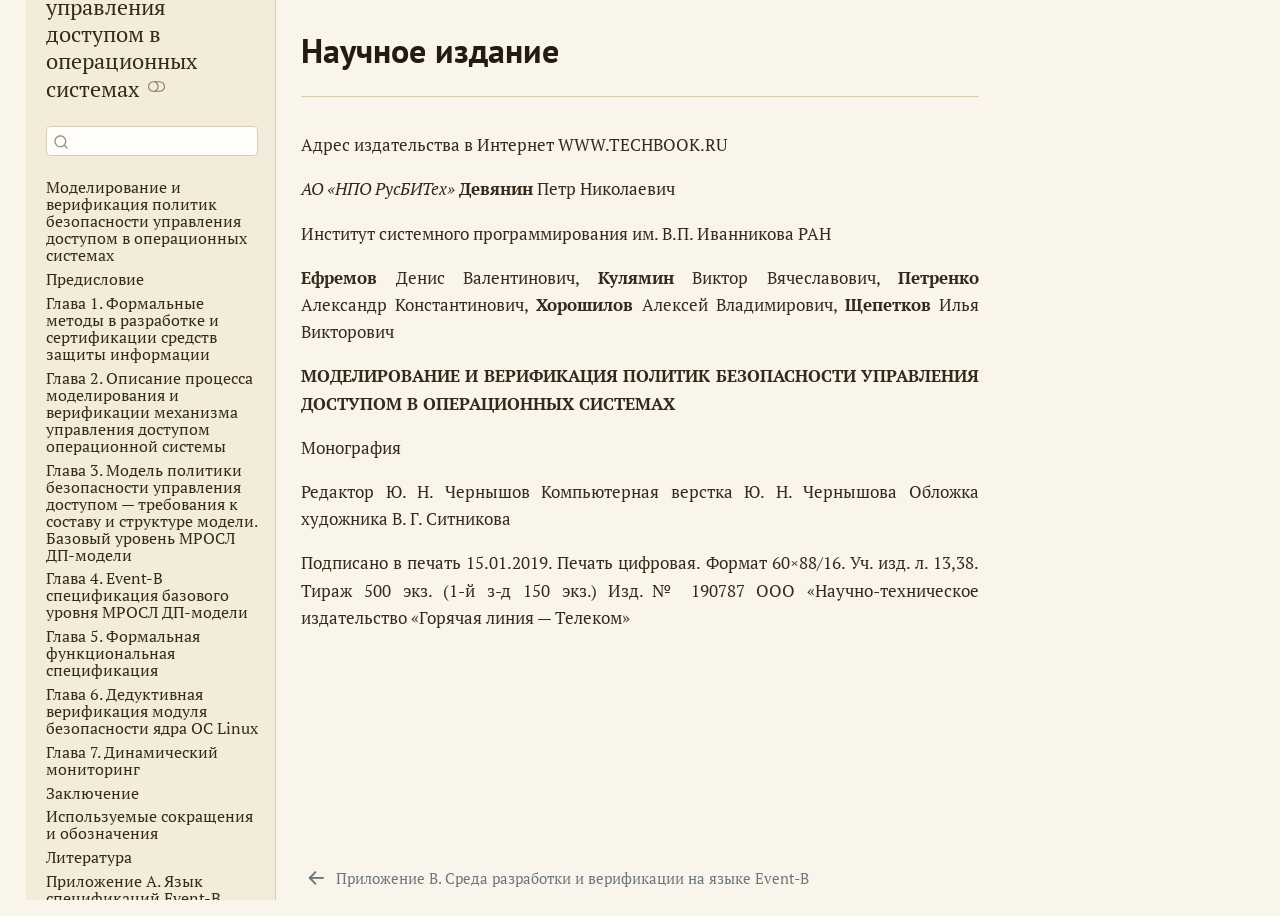
<file: chapters/colophon.html>
<!DOCTYPE html>
<html xmlns="http://www.w3.org/1999/xhtml" lang="ru" xml:lang="ru"><head>

<meta charset="utf-8">
<meta name="generator" content="quarto-1.9.38">

<meta name="viewport" content="width=device-width, initial-scale=1.0, user-scalable=yes">


<title>Научное издание – Моделирование и верификация политик безопасности управления доступом в операционных системах</title>
<style>
/* Default styles provided by pandoc.
** See https://pandoc.org/MANUAL.html#variables-for-html for config info.
*/
code{white-space: pre-wrap;}
span.smallcaps{font-variant: small-caps;}
div.columns{display: flex; gap: min(4vw, 1.5em);}
div.column{flex: auto; overflow-x: auto;}
div.hanging-indent{margin-left: 1.5em; text-indent: -1.5em;}
ul.task-list{list-style: none;}
ul.task-list li input[type="checkbox"] {
  width: 0.8em;
  margin: 0 0.8em 0.2em -1em; /* quarto-specific, see https://github.com/quarto-dev/quarto-cli/issues/4556 */ 
  vertical-align: middle;
}
</style>


<script src="../site_libs/quarto-nav/quarto-nav.js"></script>
<script src="../site_libs/quarto-nav/headroom.min.js"></script>
<script src="../site_libs/clipboard/clipboard.min.js"></script>
<script src="../site_libs/quarto-search/autocomplete.umd.js"></script>
<script src="../site_libs/quarto-search/fuse.min.js"></script>
<script src="../site_libs/quarto-search/quarto-search.js"></script>
<meta name="quarto:offset" content="../">
<link href="../chapters/appendix-b.html" rel="prev">
<script src="../site_libs/quarto-html/quarto.js" type="module"></script>
<script src="../site_libs/quarto-html/tabsets/tabsets.js" type="module"></script>
<script src="../site_libs/quarto-html/popper.min.js"></script>
<script src="../site_libs/quarto-html/tippy.umd.min.js"></script>
<script src="../site_libs/quarto-html/anchor.min.js"></script>
<link href="../site_libs/quarto-html/tippy.css" rel="stylesheet">
<link href="../site_libs/quarto-html/quarto-syntax-highlighting-375f9023c1da6849cf4f3d7f8accab6b.css" rel="stylesheet" class="quarto-color-scheme" id="quarto-text-highlighting-styles">
<link href="../site_libs/quarto-html/quarto-syntax-highlighting-dark-3d3bc5d9f0e246eedfcea4a82b2f9c37.css" rel="stylesheet" class="quarto-color-scheme quarto-color-alternate" id="quarto-text-highlighting-styles">
<link href="../site_libs/quarto-html/quarto-syntax-highlighting-375f9023c1da6849cf4f3d7f8accab6b.css" rel="stylesheet" class="quarto-color-scheme-extra" id="quarto-text-highlighting-styles">
<script src="../site_libs/bootstrap/bootstrap.min.js"></script>
<link href="../site_libs/bootstrap/bootstrap-icons.css" rel="stylesheet">
<link href="../site_libs/bootstrap/bootstrap-ed1fd0ee0f3adaff5c7428ac643e46f0.min.css" rel="stylesheet" append-hash="true" class="quarto-color-scheme" id="quarto-bootstrap" data-mode="light">
<link href="../site_libs/bootstrap/bootstrap-dark-9a2e7d1445780d7bd2217ec9235f2869.min.css" rel="stylesheet" append-hash="true" class="quarto-color-scheme quarto-color-alternate" id="quarto-bootstrap" data-mode="dark">
<link href="../site_libs/bootstrap/bootstrap-ed1fd0ee0f3adaff5c7428ac643e46f0.min.css" rel="stylesheet" append-hash="true" class="quarto-color-scheme-extra" id="quarto-bootstrap" data-mode="light">
<script id="quarto-search-options" type="application/json">{
  "location": "sidebar",
  "copy-button": false,
  "collapse-after": 3,
  "panel-placement": "start",
  "type": "textbox",
  "limit": 50,
  "keyboard-shortcut": [
    "f",
    "/",
    "s"
  ],
  "show-item-context": false,
  "language": {
    "search-no-results-text": "Поиск не дал результатов",
    "search-matching-documents-text": "Результаты поиска",
    "search-copy-link-title": "Скопировать ссылку",
    "search-hide-matches-text": "Скрыть дополнительные результаты",
    "search-more-match-text": "дополнительный результат в этом документе",
    "search-more-matches-text": "дополнительных результата(-ов) в этом документе",
    "search-clear-button-title": "Очистить",
    "search-text-placeholder": "",
    "search-detached-cancel-button-title": "Отменить",
    "search-submit-button-title": "Найти",
    "search-label": "Поиск"
  }
}</script>


</head>

<body class="nav-sidebar floating quarto-light"><script id="quarto-html-before-body" type="application/javascript">
    const toggleBodyColorMode = (bsSheetEl) => {
      const mode = bsSheetEl.getAttribute("data-mode");
      const bodyEl = window.document.querySelector("body");
      if (mode === "dark") {
        bodyEl.classList.add("quarto-dark");
        bodyEl.classList.remove("quarto-light");
      } else {
        bodyEl.classList.add("quarto-light");
        bodyEl.classList.remove("quarto-dark");
      }
    }
    const toggleBodyColorPrimary = () => {
      const bsSheetEl = window.document.querySelector("link#quarto-bootstrap:not([rel=disabled-stylesheet])");
      if (bsSheetEl) {
        toggleBodyColorMode(bsSheetEl);
      }
    }
    const setColorSchemeToggle = (alternate) => {
      const toggles = window.document.querySelectorAll('.quarto-color-scheme-toggle');
      for (let i=0; i < toggles.length; i++) {
        const toggle = toggles[i];
        if (toggle) {
          if (alternate) {
            toggle.classList.add("alternate");
          } else {
            toggle.classList.remove("alternate");
          }
        }
      }
    };
    const toggleColorMode = (alternate) => {
      // Switch the stylesheets
      const primaryStylesheets = window.document.querySelectorAll('link.quarto-color-scheme:not(.quarto-color-alternate)');
      const alternateStylesheets = window.document.querySelectorAll('link.quarto-color-scheme.quarto-color-alternate');
      manageTransitions('#quarto-margin-sidebar .nav-link', false);
      if (alternate) {
        // note: dark is layered on light, we don't disable primary!
        enableStylesheet(alternateStylesheets);
        for (const sheetNode of alternateStylesheets) {
          if (sheetNode.id === "quarto-bootstrap") {
            toggleBodyColorMode(sheetNode);
          }
        }
      } else {
        disableStylesheet(alternateStylesheets);
        enableStylesheet(primaryStylesheets)
        toggleBodyColorPrimary();
      }
      manageTransitions('#quarto-margin-sidebar .nav-link', true);
      // Switch the toggles
      setColorSchemeToggle(alternate)
      // Hack to workaround the fact that safari doesn't
      // properly recolor the scrollbar when toggling (#1455)
      if (navigator.userAgent.indexOf('Safari') > 0 && navigator.userAgent.indexOf('Chrome') == -1) {
        manageTransitions("body", false);
        window.scrollTo(0, 1);
        setTimeout(() => {
          window.scrollTo(0, 0);
          manageTransitions("body", true);
        }, 40);
      }
    }
    const disableStylesheet = (stylesheets) => {
      for (let i=0; i < stylesheets.length; i++) {
        const stylesheet = stylesheets[i];
        stylesheet.rel = 'disabled-stylesheet';
      }
    }
    const enableStylesheet = (stylesheets) => {
      for (let i=0; i < stylesheets.length; i++) {
        const stylesheet = stylesheets[i];
        if(stylesheet.rel !== 'stylesheet') { // for Chrome, which will still FOUC without this check
          stylesheet.rel = 'stylesheet';
        }
      }
    }
    const manageTransitions = (selector, allowTransitions) => {
      const els = window.document.querySelectorAll(selector);
      for (let i=0; i < els.length; i++) {
        const el = els[i];
        if (allowTransitions) {
          el.classList.remove('notransition');
        } else {
          el.classList.add('notransition');
        }
      }
    }
    const isFileUrl = () => {
      return window.location.protocol === 'file:';
    }
    const hasAlternateSentinel = () => {
      let styleSentinel = getColorSchemeSentinel();
      if (styleSentinel !== null) {
        return styleSentinel === "alternate";
      } else {
        return false;
      }
    }
    const setStyleSentinel = (alternate) => {
      const value = alternate ? "alternate" : "default";
      if (!isFileUrl()) {
        window.localStorage.setItem("quarto-color-scheme", value);
      } else {
        localAlternateSentinel = value;
      }
    }
    const getColorSchemeSentinel = () => {
      if (!isFileUrl()) {
        const storageValue = window.localStorage.getItem("quarto-color-scheme");
        return storageValue != null ? storageValue : localAlternateSentinel;
      } else {
        return localAlternateSentinel;
      }
    }
    const toggleGiscusIfUsed = (isAlternate, darkModeDefault) => {
      const baseTheme = document.querySelector('#giscus-base-theme')?.value ?? 'light';
      const alternateTheme = document.querySelector('#giscus-alt-theme')?.value ?? 'dark';
      let newTheme = '';
      if(authorPrefersDark) {
        newTheme = isAlternate ? baseTheme : alternateTheme;
      } else {
        newTheme = isAlternate ? alternateTheme : baseTheme;
      }
      const changeGiscusTheme = () => {
        // From: https://github.com/giscus/giscus/issues/336
        const sendMessage = (message) => {
          const iframe = document.querySelector('iframe.giscus-frame');
          if (!iframe) return;
          iframe.contentWindow.postMessage({ giscus: message }, 'https://giscus.app');
        }
        sendMessage({
          setConfig: {
            theme: newTheme
          }
        });
      }
      const isGiscussLoaded = window.document.querySelector('iframe.giscus-frame') !== null;
      if (isGiscussLoaded) {
        changeGiscusTheme();
      }
    };
    const authorPrefersDark = false;
    const queryPrefersDark = window.matchMedia('(prefers-color-scheme: dark)');
    const darkModeDefault = queryPrefersDark.matches;
      document.querySelector('link#quarto-text-highlighting-styles.quarto-color-scheme-extra').rel = 'disabled-stylesheet';
      document.querySelector('link#quarto-bootstrap.quarto-color-scheme-extra').rel = 'disabled-stylesheet';
    let localAlternateSentinel = darkModeDefault ? 'alternate' : 'default';
    // Dark / light mode switch
    window.quartoToggleColorScheme = () => {
      // Read the current dark / light value
      let toAlternate = !hasAlternateSentinel();
      toggleColorMode(toAlternate);
      setStyleSentinel(toAlternate);
      toggleGiscusIfUsed(toAlternate, darkModeDefault);
      window.dispatchEvent(new Event('resize'));
    };
    queryPrefersDark.addEventListener("change", e => {
      if(window.localStorage.getItem("quarto-color-scheme") !== null)
        return;
      const alternate = e.matches
      toggleColorMode(alternate);
      localAlternateSentinel = e.matches ? 'alternate' : 'default'; // this is used alongside local storage!
      toggleGiscusIfUsed(alternate, darkModeDefault);
    });
    // Switch to dark mode if need be
    if (hasAlternateSentinel()) {
      toggleColorMode(true);
    } else {
      toggleColorMode(false);
    }
  </script>

<div id="quarto-search-results"></div>
  <header id="quarto-header" class="headroom fixed-top">
  <nav class="quarto-secondary-nav">
    <div class="container-fluid d-flex">
      <button type="button" class="quarto-btn-toggle btn" data-bs-toggle="collapse" role="button" data-bs-target=".quarto-sidebar-collapse-item" aria-controls="quarto-sidebar" aria-expanded="false" aria-label="Переключить боковую панель навигации" onclick="if (window.quartoToggleHeadroom) { window.quartoToggleHeadroom(); }">
        <i class="bi bi-layout-text-sidebar-reverse"></i>
      </button>
        <nav class="quarto-page-breadcrumbs" aria-label="breadcrumb"><ol class="breadcrumb"><li class="breadcrumb-item"><a href="../chapters/colophon.html"><span class="chapter-title">Научное издание</span></a></li></ol></nav>
        <a class="flex-grow-1" role="navigation" data-bs-toggle="collapse" data-bs-target=".quarto-sidebar-collapse-item" aria-controls="quarto-sidebar" aria-expanded="false" aria-label="Переключить боковую панель навигации" onclick="if (window.quartoToggleHeadroom) { window.quartoToggleHeadroom(); }">      
        </a>
      <button type="button" class="btn quarto-search-button" aria-label="Поиск" onclick="window.quartoOpenSearch();">
        <i class="bi bi-search"></i>
      </button>
    </div>
  </nav>
</header>
<!-- content -->
<div id="quarto-content" class="quarto-container page-columns page-rows-contents page-layout-article">
<!-- sidebar -->
  <nav id="quarto-sidebar" class="sidebar collapse collapse-horizontal quarto-sidebar-collapse-item sidebar-navigation floating overflow-auto">
    <div class="pt-lg-2 mt-2 text-left sidebar-header">
    <div class="sidebar-title mb-0 py-0">
      <a href="../">Моделирование и верификация политик безопасности управления доступом в операционных системах</a> 
        <div class="sidebar-tools-main">
  <a href="" class="quarto-color-scheme-toggle quarto-navigation-tool  px-1" onclick="window.quartoToggleColorScheme(); return false;" title="Переключить темный режим"><i class="bi"></i></a>
</div>
    </div>
      </div>
        <div class="mt-2 flex-shrink-0 align-items-center">
        <div class="sidebar-search">
        <div id="quarto-search" class="" title="Поиск"></div>
        </div>
        </div>
    <div class="sidebar-menu-container"> 
    <ul class="list-unstyled mt-1">
        <li class="sidebar-item">
  <div class="sidebar-item-container"> 
  <a href="../index.html" class="sidebar-item-text sidebar-link"><span class="chapter-title">Моделирование и верификация политик безопасности управления доступом в операционных системах</span></a>
  </div>
</li>
        <li class="sidebar-item">
  <div class="sidebar-item-container"> 
  <a href="../chapters/00-preface.html" class="sidebar-item-text sidebar-link"><span class="chapter-title">Предисловие</span></a>
  </div>
</li>
        <li class="sidebar-item">
  <div class="sidebar-item-container"> 
  <a href="../chapters/01-formal-methods.html" class="sidebar-item-text sidebar-link"><span class="chapter-title">Глава 1. Формальные методы в разработке и сертификации средств защиты информации</span></a>
  </div>
</li>
        <li class="sidebar-item">
  <div class="sidebar-item-container"> 
  <a href="../chapters/02-process.html" class="sidebar-item-text sidebar-link"><span class="chapter-title">Глава 2. Описание процесса моделирования и верификации механизма управления доступом операционной системы</span></a>
  </div>
</li>
        <li class="sidebar-item">
  <div class="sidebar-item-container"> 
  <a href="../chapters/03-model.html" class="sidebar-item-text sidebar-link"><span class="chapter-title">Глава 3. Модель политики безопасности управления доступом — требования к составу и структуре модели. Базовый уровень МРОСЛ ДП-модели</span></a>
  </div>
</li>
        <li class="sidebar-item">
  <div class="sidebar-item-container"> 
  <a href="../chapters/04-event-b.html" class="sidebar-item-text sidebar-link"><span class="chapter-title">Глава 4. Event-B спецификация базового уровня МРОСЛ ДП-модели</span></a>
  </div>
</li>
        <li class="sidebar-item">
  <div class="sidebar-item-container"> 
  <a href="../chapters/05-functional-spec.html" class="sidebar-item-text sidebar-link"><span class="chapter-title">Глава 5. Формальная функциональная спецификация</span></a>
  </div>
</li>
        <li class="sidebar-item">
  <div class="sidebar-item-container"> 
  <a href="../chapters/06-deductive-verification.html" class="sidebar-item-text sidebar-link"><span class="chapter-title">Глава 6. Дедуктивная верификация модуля безопасности ядра ОС Linux</span></a>
  </div>
</li>
        <li class="sidebar-item">
  <div class="sidebar-item-container"> 
  <a href="../chapters/07-dynamic-monitoring.html" class="sidebar-item-text sidebar-link"><span class="chapter-title">Глава 7. Динамический мониторинг</span></a>
  </div>
</li>
        <li class="sidebar-item">
  <div class="sidebar-item-container"> 
  <a href="../chapters/conclusion.html" class="sidebar-item-text sidebar-link"><span class="chapter-title">Заключение</span></a>
  </div>
</li>
        <li class="sidebar-item">
  <div class="sidebar-item-container"> 
  <a href="../chapters/abbreviations.html" class="sidebar-item-text sidebar-link"><span class="chapter-title">Используемые сокращения и обозначения</span></a>
  </div>
</li>
        <li class="sidebar-item">
  <div class="sidebar-item-container"> 
  <a href="../chapters/bibliography.html" class="sidebar-item-text sidebar-link"><span class="chapter-title">Литература</span></a>
  </div>
</li>
        <li class="sidebar-item">
  <div class="sidebar-item-container"> 
  <a href="../chapters/appendix-a.html" class="sidebar-item-text sidebar-link"><span class="chapter-title">Приложение А. Язык спецификаций Event-B</span></a>
  </div>
</li>
        <li class="sidebar-item">
  <div class="sidebar-item-container"> 
  <a href="../chapters/appendix-b.html" class="sidebar-item-text sidebar-link"><span class="chapter-title">Приложение В. Среда разработки и верификации на языке Event-B</span></a>
  </div>
</li>
        <li class="sidebar-item">
  <div class="sidebar-item-container"> 
  <a href="../chapters/colophon.html" class="sidebar-item-text sidebar-link active"><span class="chapter-title">Научное издание</span></a>
  </div>
</li>
    </ul>
    </div>
</nav>
<div id="quarto-sidebar-glass" class="quarto-sidebar-collapse-item" data-bs-toggle="collapse" data-bs-target=".quarto-sidebar-collapse-item"></div>
<!-- margin-sidebar -->
    <div id="quarto-margin-sidebar" class="sidebar margin-sidebar zindex-bottom">
        
    </div>
<!-- main -->
<main class="content" id="quarto-document-content">


<header id="title-block-header" class="quarto-title-block default">
<div class="quarto-title">
<h1 class="title"><span class="chapter-title">Научное издание</span></h1>
</div>



<div class="quarto-title-meta">

    
  
    
  </div>
  


</header>


<p>Адрес издательства в Интернет WWW.TECHBOOK.RU</p>
<p><em>АО «НПО РусБИТех»</em> <strong>Девянин</strong> Петр Николаевич</p>
<p>Институт системного программирования им. В.П. Иванникова РАН</p>
<p><strong>Ефремов</strong> Денис Валентинович, <strong>Кулямин</strong> Виктор Вячеславович, <strong>Петренко</strong> Александр Константинович, <strong>Хорошилов</strong> Алексей Владимирович, <strong>Щепетков</strong> Илья Викторович</p>
<p><strong>МОДЕЛИРОВАНИЕ И ВЕРИФИКАЦИЯ ПОЛИТИК БЕЗОПАСНОСТИ УПРАВЛЕНИЯ ДОСТУПОМ В ОПЕРАЦИОННЫХ СИСТЕМАХ</strong></p>
<p>Монография</p>
<p>Редактор Ю. Н. Чернышов Компьютерная верстка Ю. Н. Чернышова Обложка художника В. Г. Ситникова</p>
<p>Подписано в печать 15.01.2019. Печать цифровая. Формат 60×88/16. Уч. изд. л. 13,38. Тираж 500 экз. (1-й з-д 150 экз.) Изд.№ 190787 ООО «Научно-техническое издательство «Горячая линия — Телеком»</p>



</main> <!-- /main -->
<!-- Normalize Graphviz (dot) figures so the book's diagram CSS can size them.
     Quarto stamps dot <svg> with a fixed width/height (default 7x5in) and an inline
     style="max-width:none", which forces the wrong aspect ratio (vertical whitespace)
     and defeats the responsive max-width in theme.scss. Removing the forced width/height
     lets the intrinsic viewBox drive the aspect; clearing the inline max-* lets the
     stylesheet cap the width. Mermaid manages its own sizing, so we touch dot only. -->
<script>
(function () {
  function fit() {
    document.querySelectorAll('main.content div.cell svg').forEach(function (svg) {
      if (!svg.querySelector(':scope > g.graph')) return;   // graphviz output only
      svg.removeAttribute('width');
      svg.removeAttribute('height');
      svg.style.maxWidth = '';
      svg.style.maxHeight = '';
    });
  }
  if (document.readyState !== 'loading') fit();
  else document.addEventListener('DOMContentLoaded', fit);
})();
</script>
<script id="quarto-html-after-body" type="application/javascript">
  window.document.addEventListener("DOMContentLoaded", function (event) {
    // Ensure there is a toggle, if there isn't float one in the top right
    if (window.document.querySelector('.quarto-color-scheme-toggle') === null) {
      const a = window.document.createElement('a');
      a.classList.add('top-right');
      a.classList.add('quarto-color-scheme-toggle');
      a.href = "";
      a.onclick = function() { try { window.quartoToggleColorScheme(); } catch {} return false; };
      const i = window.document.createElement("i");
      i.classList.add('bi');
      a.appendChild(i);
      window.document.body.appendChild(a);
    }
    setColorSchemeToggle(hasAlternateSentinel())
    const icon = "";
    const anchorJS = new window.AnchorJS();
    anchorJS.options = {
      placement: 'right',
      icon: icon
    };
    anchorJS.add('.anchored');
    const isCodeAnnotation = (el) => {
      for (const clz of el.classList) {
        if (clz.startsWith('code-annotation-')) {                     
          return true;
        }
      }
      return false;
    }
    const onCopySuccess = function(e) {
      // button target
      const button = e.trigger;
      // don't keep focus
      button.blur();
      // flash "checked"
      button.classList.add('code-copy-button-checked');
      var currentTitle = button.getAttribute("title");
      button.setAttribute("title", "Скопировано");
      let tooltip;
      if (window.bootstrap) {
        button.setAttribute("data-bs-toggle", "tooltip");
        button.setAttribute("data-bs-placement", "left");
        button.setAttribute("data-bs-title", "Скопировано");
        tooltip = new bootstrap.Tooltip(button, 
          { trigger: "manual", 
            customClass: "code-copy-button-tooltip",
            offset: [0, -8]});
        tooltip.show();    
      }
      setTimeout(function() {
        if (tooltip) {
          tooltip.hide();
          button.removeAttribute("data-bs-title");
          button.removeAttribute("data-bs-toggle");
          button.removeAttribute("data-bs-placement");
        }
        button.setAttribute("title", currentTitle);
        button.classList.remove('code-copy-button-checked');
      }, 1000);
      // clear code selection
      e.clearSelection();
    }
    const getTextToCopy = function(trigger) {
      const outerScaffold = trigger.parentElement.cloneNode(true);
      const codeEl = outerScaffold.querySelector('code');
      for (const childEl of codeEl.children) {
        if (isCodeAnnotation(childEl)) {
          childEl.remove();
        }
      }
      return codeEl.innerText;
    }
    const clipboard = new window.ClipboardJS('.code-copy-button:not([data-in-quarto-modal])', {
      text: getTextToCopy
    });
    clipboard.on('success', onCopySuccess);
    if (window.document.getElementById('quarto-embedded-source-code-modal')) {
      const clipboardModal = new window.ClipboardJS('.code-copy-button[data-in-quarto-modal]', {
        text: getTextToCopy,
        container: window.document.getElementById('quarto-embedded-source-code-modal')
      });
      clipboardModal.on('success', onCopySuccess);
    }
      var localhostRegex = new RegExp(/^(?:http|https):\/\/localhost\:?[0-9]*\//);
      var mailtoRegex = new RegExp(/^mailto:/);
        var filterRegex = new RegExp("https:\/\/eventb-rossi\.github\.io\/security_monograph\/");
      var isInternal = (href) => {
          return filterRegex.test(href) || localhostRegex.test(href) || mailtoRegex.test(href);
      }
      // Inspect non-navigation links and adorn them if external
     var links = window.document.querySelectorAll('a[href]:not(.nav-link):not(.navbar-brand):not(.toc-action):not(.sidebar-link):not(.sidebar-item-toggle):not(.pagination-link):not(.no-external):not([aria-hidden]):not(.dropdown-item):not(.quarto-navigation-tool):not(.about-link)');
      for (var i=0; i<links.length; i++) {
        const link = links[i];
        if (!isInternal(link.href)) {
          // undo the damage that might have been done by quarto-nav.js in the case of
          // links that we want to consider external
          if (link.dataset.originalHref !== undefined) {
            link.href = link.dataset.originalHref;
          }
        }
      }
    function tippyHover(el, contentFn, onTriggerFn, onUntriggerFn) {
      const config = {
        allowHTML: true,
        maxWidth: 500,
        delay: 100,
        arrow: false,
        appendTo: function(el) {
            return el.parentElement;
        },
        interactive: true,
        interactiveBorder: 10,
        theme: 'quarto',
        placement: 'bottom-start',
      };
      if (contentFn) {
        config.content = contentFn;
      }
      if (onTriggerFn) {
        config.onTrigger = onTriggerFn;
      }
      if (onUntriggerFn) {
        config.onUntrigger = onUntriggerFn;
      }
      window.tippy(el, config); 
    }
    const noterefs = window.document.querySelectorAll('a[role="doc-noteref"]');
    for (var i=0; i<noterefs.length; i++) {
      const ref = noterefs[i];
      tippyHover(ref, function() {
        // use id or data attribute instead here
        let href = ref.getAttribute('data-footnote-href') || ref.getAttribute('href');
        try { href = new URL(href).hash; } catch {}
        const id = href.replace(/^#\/?/, "");
        const note = window.document.getElementById(id);
        if (note) {
          return note.innerHTML;
        } else {
          return "";
        }
      });
    }
    const xrefs = window.document.querySelectorAll('a.quarto-xref');
    const processXRef = (id, note) => {
      // Strip column container classes
      const stripColumnClz = (el) => {
        el.classList.remove("page-full", "page-columns");
        if (el.children) {
          for (const child of el.children) {
            stripColumnClz(child);
          }
        }
      }
      stripColumnClz(note)
      if (id === null || id.startsWith('sec-')) {
        // Special case sections, only their first couple elements
        const container = document.createElement("div");
        if (note.children && note.children.length > 2) {
          container.appendChild(note.children[0].cloneNode(true));
          for (let i = 1; i < note.children.length; i++) {
            const child = note.children[i];
            if (child.tagName === "P" && child.innerText === "") {
              continue;
            } else {
              container.appendChild(child.cloneNode(true));
              break;
            }
          }
          if (window.Quarto?.typesetMath) {
            window.Quarto.typesetMath(container);
          }
          return container.innerHTML
        } else {
          if (window.Quarto?.typesetMath) {
            window.Quarto.typesetMath(note);
          }
          return note.innerHTML;
        }
      } else {
        // Remove any anchor links if they are present
        const anchorLink = note.querySelector('a.anchorjs-link');
        if (anchorLink) {
          anchorLink.remove();
        }
        if (window.Quarto?.typesetMath) {
          window.Quarto.typesetMath(note);
        }
        if (note.classList.contains("callout")) {
          return note.outerHTML;
        } else {
          return note.innerHTML;
        }
      }
    }
    for (var i=0; i<xrefs.length; i++) {
      const xref = xrefs[i];
      tippyHover(xref, undefined, function(instance) {
        instance.disable();
        let url = xref.getAttribute('href');
        let hash = undefined; 
        if (url.startsWith('#')) {
          hash = url;
        } else {
          try { hash = new URL(url).hash; } catch {}
        }
        if (hash) {
          const id = hash.replace(/^#\/?/, "");
          const note = window.document.getElementById(id);
          if (note !== null) {
            try {
              const html = processXRef(id, note.cloneNode(true));
              instance.setContent(html);
            } finally {
              instance.enable();
              instance.show();
            }
          } else {
            // See if we can fetch this
            fetch(url.split('#')[0])
            .then(res => res.text())
            .then(html => {
              const parser = new DOMParser();
              const htmlDoc = parser.parseFromString(html, "text/html");
              const note = htmlDoc.getElementById(id);
              if (note !== null) {
                const html = processXRef(id, note);
                instance.setContent(html);
              } 
            }).finally(() => {
              instance.enable();
              instance.show();
            });
          }
        } else {
          // See if we can fetch a full url (with no hash to target)
          // This is a special case and we should probably do some content thinning / targeting
          fetch(url)
          .then(res => res.text())
          .then(html => {
            const parser = new DOMParser();
            const htmlDoc = parser.parseFromString(html, "text/html");
            const note = htmlDoc.querySelector('main.content');
            if (note !== null) {
              // This should only happen for chapter cross references
              // (since there is no id in the URL)
              // remove the first header
              if (note.children.length > 0 && note.children[0].tagName === "HEADER") {
                note.children[0].remove();
              }
              const html = processXRef(null, note);
              instance.setContent(html);
            } 
          }).finally(() => {
            instance.enable();
            instance.show();
          });
        }
      }, function(instance) {
      });
    }
        let selectedAnnoteEl;
        const selectorForAnnotation = ( cell, annotation) => {
          let cellAttr = 'data-code-cell="' + cell + '"';
          let lineAttr = 'data-code-annotation="' +  annotation + '"';
          const selector = 'span[' + cellAttr + '][' + lineAttr + ']';
          return selector;
        }
        const selectCodeLines = (annoteEl) => {
          const doc = window.document;
          const targetCell = annoteEl.getAttribute("data-target-cell");
          const targetAnnotation = annoteEl.getAttribute("data-target-annotation");
          const annoteSpan = window.document.querySelector(selectorForAnnotation(targetCell, targetAnnotation));
          const lines = annoteSpan.getAttribute("data-code-lines").split(",");
          const lineIds = lines.map((line) => {
            return targetCell + "-" + line;
          })
          let top = null;
          let height = null;
          let parent = null;
          if (lineIds.length > 0) {
              //compute the position of the single el (top and bottom and make a div)
              const el = window.document.getElementById(lineIds[0]);
              top = el.offsetTop;
              height = el.offsetHeight;
              parent = el.parentElement.parentElement;
            if (lineIds.length > 1) {
              const lastEl = window.document.getElementById(lineIds[lineIds.length - 1]);
              const bottom = lastEl.offsetTop + lastEl.offsetHeight;
              height = bottom - top;
            }
            if (top !== null && height !== null && parent !== null) {
              // cook up a div (if necessary) and position it 
              let div = window.document.getElementById("code-annotation-line-highlight");
              if (div === null) {
                div = window.document.createElement("div");
                div.setAttribute("id", "code-annotation-line-highlight");
                div.style.position = 'absolute';
                parent.appendChild(div);
              }
              div.style.top = top - 2 + "px";
              div.style.height = height + 4 + "px";
              div.style.left = 0;
              let gutterDiv = window.document.getElementById("code-annotation-line-highlight-gutter");
              if (gutterDiv === null) {
                gutterDiv = window.document.createElement("div");
                gutterDiv.setAttribute("id", "code-annotation-line-highlight-gutter");
                gutterDiv.style.position = 'absolute';
                const codeCell = window.document.getElementById(targetCell);
                const gutter = codeCell.querySelector('.code-annotation-gutter');
                gutter.appendChild(gutterDiv);
              }
              gutterDiv.style.top = top - 2 + "px";
              gutterDiv.style.height = height + 4 + "px";
            }
            selectedAnnoteEl = annoteEl;
          }
        };
        const unselectCodeLines = () => {
          const elementsIds = ["code-annotation-line-highlight", "code-annotation-line-highlight-gutter"];
          elementsIds.forEach((elId) => {
            const div = window.document.getElementById(elId);
            if (div) {
              div.remove();
            }
          });
          selectedAnnoteEl = undefined;
        };
          // Handle positioning of the toggle
      window.addEventListener(
        "resize",
        throttle(() => {
          elRect = undefined;
          if (selectedAnnoteEl) {
            selectCodeLines(selectedAnnoteEl);
          }
        }, 10)
      );
      function throttle(fn, ms) {
      let throttle = false;
      let timer;
        return (...args) => {
          if(!throttle) { // first call gets through
              fn.apply(this, args);
              throttle = true;
          } else { // all the others get throttled
              if(timer) clearTimeout(timer); // cancel #2
              timer = setTimeout(() => {
                fn.apply(this, args);
                timer = throttle = false;
              }, ms);
          }
        };
      }
        // Attach click handler to the DT
        const annoteDls = window.document.querySelectorAll('dt[data-target-cell]');
        for (const annoteDlNode of annoteDls) {
          annoteDlNode.addEventListener('click', (event) => {
            const clickedEl = event.target;
            if (clickedEl !== selectedAnnoteEl) {
              unselectCodeLines();
              const activeEl = window.document.querySelector('dt[data-target-cell].code-annotation-active');
              if (activeEl) {
                activeEl.classList.remove('code-annotation-active');
              }
              selectCodeLines(clickedEl);
              clickedEl.classList.add('code-annotation-active');
            } else {
              // Unselect the line
              unselectCodeLines();
              clickedEl.classList.remove('code-annotation-active');
            }
          });
        }
    const findCites = (el) => {
      const parentEl = el.parentElement;
      if (parentEl) {
        const cites = parentEl.dataset.cites;
        if (cites) {
          return {
            el,
            cites: cites.split(' ')
          };
        } else {
          return findCites(el.parentElement)
        }
      } else {
        return undefined;
      }
    };
    var bibliorefs = window.document.querySelectorAll('a[role="doc-biblioref"]');
    for (var i=0; i<bibliorefs.length; i++) {
      const ref = bibliorefs[i];
      const citeInfo = findCites(ref);
      if (citeInfo) {
        tippyHover(citeInfo.el, function() {
          var popup = window.document.createElement('div');
          citeInfo.cites.forEach(function(cite) {
            var citeDiv = window.document.createElement('div');
            citeDiv.classList.add('hanging-indent');
            citeDiv.classList.add('csl-entry');
            var biblioDiv = window.document.getElementById('ref-' + cite);
            if (biblioDiv) {
              citeDiv.innerHTML = biblioDiv.innerHTML;
            }
            popup.appendChild(citeDiv);
          });
          return popup.innerHTML;
        });
      }
    }
  });
  </script>
<nav class="page-navigation">
  <div class="nav-page nav-page-previous">
      <a href="../chapters/appendix-b.html" class="pagination-link" aria-label="Приложение В. Среда разработки и верификации на языке Event-B">
        <i class="bi bi-arrow-left-short"></i> <span class="nav-page-text"><span class="chapter-title">Приложение В. Среда разработки и верификации на языке Event-B</span></span>
      </a>          
  </div>
  <div class="nav-page nav-page-next">
  </div>
</nav>
</div> <!-- /content -->




</body></html>
</file>
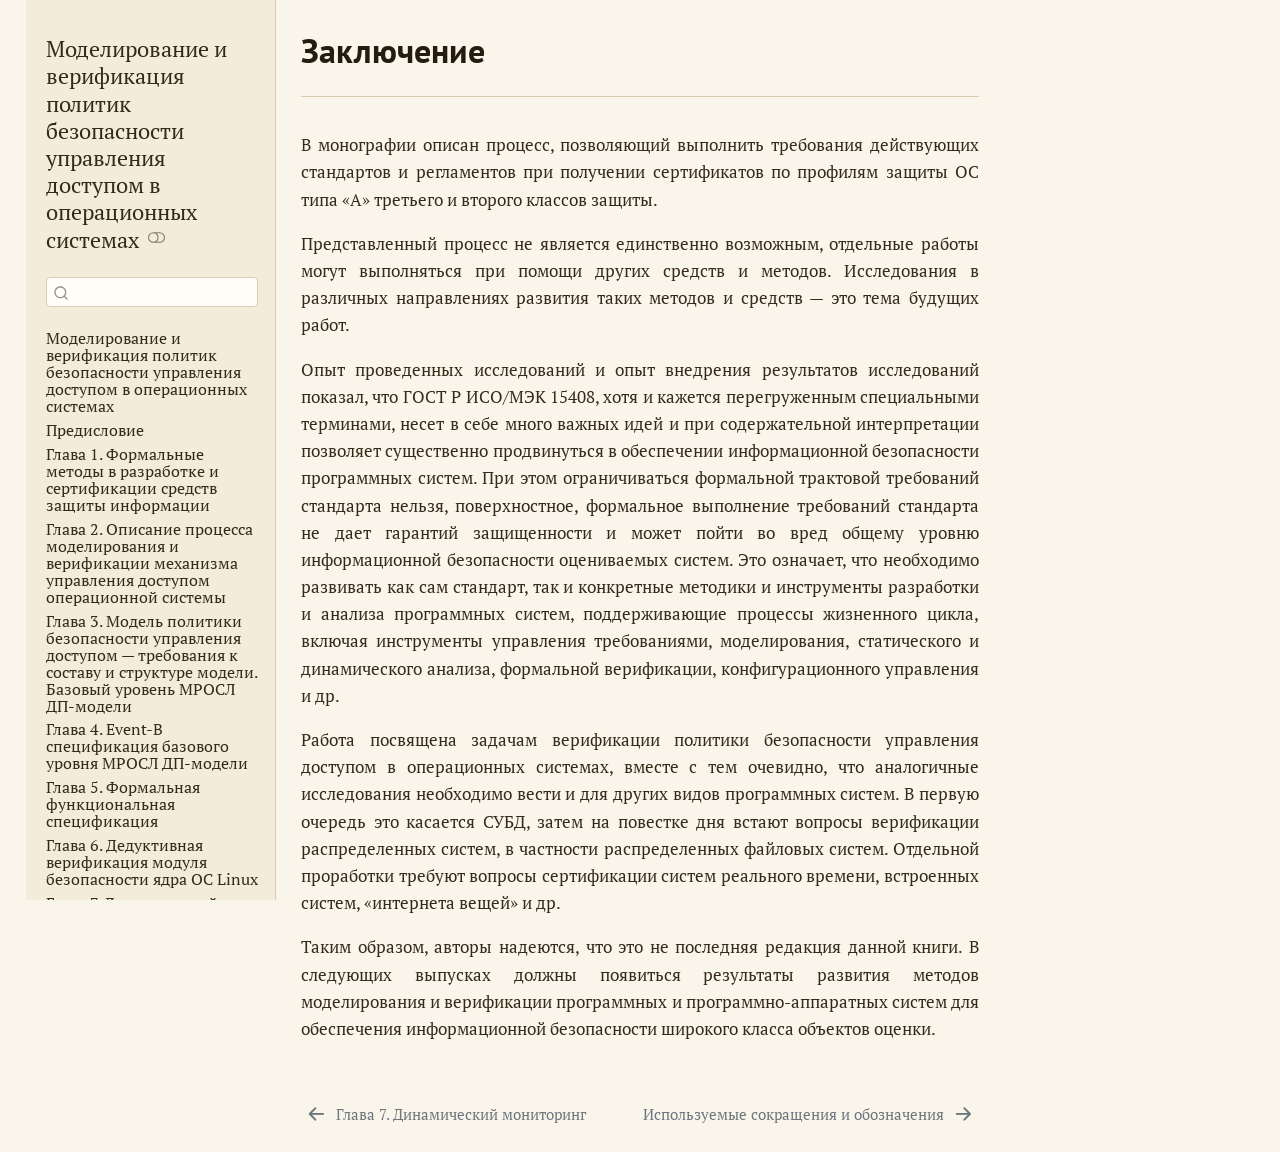
<file: chapters/conclusion.html>
<!DOCTYPE html>
<html xmlns="http://www.w3.org/1999/xhtml" lang="ru" xml:lang="ru"><head>

<meta charset="utf-8">
<meta name="generator" content="quarto-1.9.38">

<meta name="viewport" content="width=device-width, initial-scale=1.0, user-scalable=yes">


<title>Заключение – Моделирование и верификация политик безопасности управления доступом в операционных системах</title>
<style>
/* Default styles provided by pandoc.
** See https://pandoc.org/MANUAL.html#variables-for-html for config info.
*/
code{white-space: pre-wrap;}
span.smallcaps{font-variant: small-caps;}
div.columns{display: flex; gap: min(4vw, 1.5em);}
div.column{flex: auto; overflow-x: auto;}
div.hanging-indent{margin-left: 1.5em; text-indent: -1.5em;}
ul.task-list{list-style: none;}
ul.task-list li input[type="checkbox"] {
  width: 0.8em;
  margin: 0 0.8em 0.2em -1em; /* quarto-specific, see https://github.com/quarto-dev/quarto-cli/issues/4556 */ 
  vertical-align: middle;
}
</style>


<script src="../site_libs/quarto-nav/quarto-nav.js"></script>
<script src="../site_libs/quarto-nav/headroom.min.js"></script>
<script src="../site_libs/clipboard/clipboard.min.js"></script>
<script src="../site_libs/quarto-search/autocomplete.umd.js"></script>
<script src="../site_libs/quarto-search/fuse.min.js"></script>
<script src="../site_libs/quarto-search/quarto-search.js"></script>
<meta name="quarto:offset" content="../">
<link href="../chapters/abbreviations.html" rel="next">
<link href="../chapters/07-dynamic-monitoring.html" rel="prev">
<script src="../site_libs/quarto-html/quarto.js" type="module"></script>
<script src="../site_libs/quarto-html/tabsets/tabsets.js" type="module"></script>
<script src="../site_libs/quarto-html/popper.min.js"></script>
<script src="../site_libs/quarto-html/tippy.umd.min.js"></script>
<script src="../site_libs/quarto-html/anchor.min.js"></script>
<link href="../site_libs/quarto-html/tippy.css" rel="stylesheet">
<link href="../site_libs/quarto-html/quarto-syntax-highlighting-375f9023c1da6849cf4f3d7f8accab6b.css" rel="stylesheet" class="quarto-color-scheme" id="quarto-text-highlighting-styles">
<link href="../site_libs/quarto-html/quarto-syntax-highlighting-dark-3d3bc5d9f0e246eedfcea4a82b2f9c37.css" rel="stylesheet" class="quarto-color-scheme quarto-color-alternate" id="quarto-text-highlighting-styles">
<link href="../site_libs/quarto-html/quarto-syntax-highlighting-375f9023c1da6849cf4f3d7f8accab6b.css" rel="stylesheet" class="quarto-color-scheme-extra" id="quarto-text-highlighting-styles">
<script src="../site_libs/bootstrap/bootstrap.min.js"></script>
<link href="../site_libs/bootstrap/bootstrap-icons.css" rel="stylesheet">
<link href="../site_libs/bootstrap/bootstrap-ed1fd0ee0f3adaff5c7428ac643e46f0.min.css" rel="stylesheet" append-hash="true" class="quarto-color-scheme" id="quarto-bootstrap" data-mode="light">
<link href="../site_libs/bootstrap/bootstrap-dark-9a2e7d1445780d7bd2217ec9235f2869.min.css" rel="stylesheet" append-hash="true" class="quarto-color-scheme quarto-color-alternate" id="quarto-bootstrap" data-mode="dark">
<link href="../site_libs/bootstrap/bootstrap-ed1fd0ee0f3adaff5c7428ac643e46f0.min.css" rel="stylesheet" append-hash="true" class="quarto-color-scheme-extra" id="quarto-bootstrap" data-mode="light">
<script id="quarto-search-options" type="application/json">{
  "location": "sidebar",
  "copy-button": false,
  "collapse-after": 3,
  "panel-placement": "start",
  "type": "textbox",
  "limit": 50,
  "keyboard-shortcut": [
    "f",
    "/",
    "s"
  ],
  "show-item-context": false,
  "language": {
    "search-no-results-text": "Поиск не дал результатов",
    "search-matching-documents-text": "Результаты поиска",
    "search-copy-link-title": "Скопировать ссылку",
    "search-hide-matches-text": "Скрыть дополнительные результаты",
    "search-more-match-text": "дополнительный результат в этом документе",
    "search-more-matches-text": "дополнительных результата(-ов) в этом документе",
    "search-clear-button-title": "Очистить",
    "search-text-placeholder": "",
    "search-detached-cancel-button-title": "Отменить",
    "search-submit-button-title": "Найти",
    "search-label": "Поиск"
  }
}</script>


</head>

<body class="nav-sidebar floating quarto-light"><script id="quarto-html-before-body" type="application/javascript">
    const toggleBodyColorMode = (bsSheetEl) => {
      const mode = bsSheetEl.getAttribute("data-mode");
      const bodyEl = window.document.querySelector("body");
      if (mode === "dark") {
        bodyEl.classList.add("quarto-dark");
        bodyEl.classList.remove("quarto-light");
      } else {
        bodyEl.classList.add("quarto-light");
        bodyEl.classList.remove("quarto-dark");
      }
    }
    const toggleBodyColorPrimary = () => {
      const bsSheetEl = window.document.querySelector("link#quarto-bootstrap:not([rel=disabled-stylesheet])");
      if (bsSheetEl) {
        toggleBodyColorMode(bsSheetEl);
      }
    }
    const setColorSchemeToggle = (alternate) => {
      const toggles = window.document.querySelectorAll('.quarto-color-scheme-toggle');
      for (let i=0; i < toggles.length; i++) {
        const toggle = toggles[i];
        if (toggle) {
          if (alternate) {
            toggle.classList.add("alternate");
          } else {
            toggle.classList.remove("alternate");
          }
        }
      }
    };
    const toggleColorMode = (alternate) => {
      // Switch the stylesheets
      const primaryStylesheets = window.document.querySelectorAll('link.quarto-color-scheme:not(.quarto-color-alternate)');
      const alternateStylesheets = window.document.querySelectorAll('link.quarto-color-scheme.quarto-color-alternate');
      manageTransitions('#quarto-margin-sidebar .nav-link', false);
      if (alternate) {
        // note: dark is layered on light, we don't disable primary!
        enableStylesheet(alternateStylesheets);
        for (const sheetNode of alternateStylesheets) {
          if (sheetNode.id === "quarto-bootstrap") {
            toggleBodyColorMode(sheetNode);
          }
        }
      } else {
        disableStylesheet(alternateStylesheets);
        enableStylesheet(primaryStylesheets)
        toggleBodyColorPrimary();
      }
      manageTransitions('#quarto-margin-sidebar .nav-link', true);
      // Switch the toggles
      setColorSchemeToggle(alternate)
      // Hack to workaround the fact that safari doesn't
      // properly recolor the scrollbar when toggling (#1455)
      if (navigator.userAgent.indexOf('Safari') > 0 && navigator.userAgent.indexOf('Chrome') == -1) {
        manageTransitions("body", false);
        window.scrollTo(0, 1);
        setTimeout(() => {
          window.scrollTo(0, 0);
          manageTransitions("body", true);
        }, 40);
      }
    }
    const disableStylesheet = (stylesheets) => {
      for (let i=0; i < stylesheets.length; i++) {
        const stylesheet = stylesheets[i];
        stylesheet.rel = 'disabled-stylesheet';
      }
    }
    const enableStylesheet = (stylesheets) => {
      for (let i=0; i < stylesheets.length; i++) {
        const stylesheet = stylesheets[i];
        if(stylesheet.rel !== 'stylesheet') { // for Chrome, which will still FOUC without this check
          stylesheet.rel = 'stylesheet';
        }
      }
    }
    const manageTransitions = (selector, allowTransitions) => {
      const els = window.document.querySelectorAll(selector);
      for (let i=0; i < els.length; i++) {
        const el = els[i];
        if (allowTransitions) {
          el.classList.remove('notransition');
        } else {
          el.classList.add('notransition');
        }
      }
    }
    const isFileUrl = () => {
      return window.location.protocol === 'file:';
    }
    const hasAlternateSentinel = () => {
      let styleSentinel = getColorSchemeSentinel();
      if (styleSentinel !== null) {
        return styleSentinel === "alternate";
      } else {
        return false;
      }
    }
    const setStyleSentinel = (alternate) => {
      const value = alternate ? "alternate" : "default";
      if (!isFileUrl()) {
        window.localStorage.setItem("quarto-color-scheme", value);
      } else {
        localAlternateSentinel = value;
      }
    }
    const getColorSchemeSentinel = () => {
      if (!isFileUrl()) {
        const storageValue = window.localStorage.getItem("quarto-color-scheme");
        return storageValue != null ? storageValue : localAlternateSentinel;
      } else {
        return localAlternateSentinel;
      }
    }
    const toggleGiscusIfUsed = (isAlternate, darkModeDefault) => {
      const baseTheme = document.querySelector('#giscus-base-theme')?.value ?? 'light';
      const alternateTheme = document.querySelector('#giscus-alt-theme')?.value ?? 'dark';
      let newTheme = '';
      if(authorPrefersDark) {
        newTheme = isAlternate ? baseTheme : alternateTheme;
      } else {
        newTheme = isAlternate ? alternateTheme : baseTheme;
      }
      const changeGiscusTheme = () => {
        // From: https://github.com/giscus/giscus/issues/336
        const sendMessage = (message) => {
          const iframe = document.querySelector('iframe.giscus-frame');
          if (!iframe) return;
          iframe.contentWindow.postMessage({ giscus: message }, 'https://giscus.app');
        }
        sendMessage({
          setConfig: {
            theme: newTheme
          }
        });
      }
      const isGiscussLoaded = window.document.querySelector('iframe.giscus-frame') !== null;
      if (isGiscussLoaded) {
        changeGiscusTheme();
      }
    };
    const authorPrefersDark = false;
    const queryPrefersDark = window.matchMedia('(prefers-color-scheme: dark)');
    const darkModeDefault = queryPrefersDark.matches;
      document.querySelector('link#quarto-text-highlighting-styles.quarto-color-scheme-extra').rel = 'disabled-stylesheet';
      document.querySelector('link#quarto-bootstrap.quarto-color-scheme-extra').rel = 'disabled-stylesheet';
    let localAlternateSentinel = darkModeDefault ? 'alternate' : 'default';
    // Dark / light mode switch
    window.quartoToggleColorScheme = () => {
      // Read the current dark / light value
      let toAlternate = !hasAlternateSentinel();
      toggleColorMode(toAlternate);
      setStyleSentinel(toAlternate);
      toggleGiscusIfUsed(toAlternate, darkModeDefault);
      window.dispatchEvent(new Event('resize'));
    };
    queryPrefersDark.addEventListener("change", e => {
      if(window.localStorage.getItem("quarto-color-scheme") !== null)
        return;
      const alternate = e.matches
      toggleColorMode(alternate);
      localAlternateSentinel = e.matches ? 'alternate' : 'default'; // this is used alongside local storage!
      toggleGiscusIfUsed(alternate, darkModeDefault);
    });
    // Switch to dark mode if need be
    if (hasAlternateSentinel()) {
      toggleColorMode(true);
    } else {
      toggleColorMode(false);
    }
  </script>

<div id="quarto-search-results"></div>
  <header id="quarto-header" class="headroom fixed-top">
  <nav class="quarto-secondary-nav">
    <div class="container-fluid d-flex">
      <button type="button" class="quarto-btn-toggle btn" data-bs-toggle="collapse" role="button" data-bs-target=".quarto-sidebar-collapse-item" aria-controls="quarto-sidebar" aria-expanded="false" aria-label="Переключить боковую панель навигации" onclick="if (window.quartoToggleHeadroom) { window.quartoToggleHeadroom(); }">
        <i class="bi bi-layout-text-sidebar-reverse"></i>
      </button>
        <nav class="quarto-page-breadcrumbs" aria-label="breadcrumb"><ol class="breadcrumb"><li class="breadcrumb-item"><a href="../chapters/conclusion.html"><span class="chapter-title">Заключение</span></a></li></ol></nav>
        <a class="flex-grow-1" role="navigation" data-bs-toggle="collapse" data-bs-target=".quarto-sidebar-collapse-item" aria-controls="quarto-sidebar" aria-expanded="false" aria-label="Переключить боковую панель навигации" onclick="if (window.quartoToggleHeadroom) { window.quartoToggleHeadroom(); }">      
        </a>
      <button type="button" class="btn quarto-search-button" aria-label="Поиск" onclick="window.quartoOpenSearch();">
        <i class="bi bi-search"></i>
      </button>
    </div>
  </nav>
</header>
<!-- content -->
<div id="quarto-content" class="quarto-container page-columns page-rows-contents page-layout-article">
<!-- sidebar -->
  <nav id="quarto-sidebar" class="sidebar collapse collapse-horizontal quarto-sidebar-collapse-item sidebar-navigation floating overflow-auto">
    <div class="pt-lg-2 mt-2 text-left sidebar-header">
    <div class="sidebar-title mb-0 py-0">
      <a href="../">Моделирование и верификация политик безопасности управления доступом в операционных системах</a> 
        <div class="sidebar-tools-main">
  <a href="" class="quarto-color-scheme-toggle quarto-navigation-tool  px-1" onclick="window.quartoToggleColorScheme(); return false;" title="Переключить темный режим"><i class="bi"></i></a>
</div>
    </div>
      </div>
        <div class="mt-2 flex-shrink-0 align-items-center">
        <div class="sidebar-search">
        <div id="quarto-search" class="" title="Поиск"></div>
        </div>
        </div>
    <div class="sidebar-menu-container"> 
    <ul class="list-unstyled mt-1">
        <li class="sidebar-item">
  <div class="sidebar-item-container"> 
  <a href="../index.html" class="sidebar-item-text sidebar-link"><span class="chapter-title">Моделирование и верификация политик безопасности управления доступом в операционных системах</span></a>
  </div>
</li>
        <li class="sidebar-item">
  <div class="sidebar-item-container"> 
  <a href="../chapters/00-preface.html" class="sidebar-item-text sidebar-link"><span class="chapter-title">Предисловие</span></a>
  </div>
</li>
        <li class="sidebar-item">
  <div class="sidebar-item-container"> 
  <a href="../chapters/01-formal-methods.html" class="sidebar-item-text sidebar-link"><span class="chapter-title">Глава 1. Формальные методы в разработке и сертификации средств защиты информации</span></a>
  </div>
</li>
        <li class="sidebar-item">
  <div class="sidebar-item-container"> 
  <a href="../chapters/02-process.html" class="sidebar-item-text sidebar-link"><span class="chapter-title">Глава 2. Описание процесса моделирования и верификации механизма управления доступом операционной системы</span></a>
  </div>
</li>
        <li class="sidebar-item">
  <div class="sidebar-item-container"> 
  <a href="../chapters/03-model.html" class="sidebar-item-text sidebar-link"><span class="chapter-title">Глава 3. Модель политики безопасности управления доступом — требования к составу и структуре модели. Базовый уровень МРОСЛ ДП-модели</span></a>
  </div>
</li>
        <li class="sidebar-item">
  <div class="sidebar-item-container"> 
  <a href="../chapters/04-event-b.html" class="sidebar-item-text sidebar-link"><span class="chapter-title">Глава 4. Event-B спецификация базового уровня МРОСЛ ДП-модели</span></a>
  </div>
</li>
        <li class="sidebar-item">
  <div class="sidebar-item-container"> 
  <a href="../chapters/05-functional-spec.html" class="sidebar-item-text sidebar-link"><span class="chapter-title">Глава 5. Формальная функциональная спецификация</span></a>
  </div>
</li>
        <li class="sidebar-item">
  <div class="sidebar-item-container"> 
  <a href="../chapters/06-deductive-verification.html" class="sidebar-item-text sidebar-link"><span class="chapter-title">Глава 6. Дедуктивная верификация модуля безопасности ядра ОС Linux</span></a>
  </div>
</li>
        <li class="sidebar-item">
  <div class="sidebar-item-container"> 
  <a href="../chapters/07-dynamic-monitoring.html" class="sidebar-item-text sidebar-link"><span class="chapter-title">Глава 7. Динамический мониторинг</span></a>
  </div>
</li>
        <li class="sidebar-item">
  <div class="sidebar-item-container"> 
  <a href="../chapters/conclusion.html" class="sidebar-item-text sidebar-link active"><span class="chapter-title">Заключение</span></a>
  </div>
</li>
        <li class="sidebar-item">
  <div class="sidebar-item-container"> 
  <a href="../chapters/abbreviations.html" class="sidebar-item-text sidebar-link"><span class="chapter-title">Используемые сокращения и обозначения</span></a>
  </div>
</li>
        <li class="sidebar-item">
  <div class="sidebar-item-container"> 
  <a href="../chapters/bibliography.html" class="sidebar-item-text sidebar-link"><span class="chapter-title">Литература</span></a>
  </div>
</li>
        <li class="sidebar-item">
  <div class="sidebar-item-container"> 
  <a href="../chapters/appendix-a.html" class="sidebar-item-text sidebar-link"><span class="chapter-title">Приложение А. Язык спецификаций Event-B</span></a>
  </div>
</li>
        <li class="sidebar-item">
  <div class="sidebar-item-container"> 
  <a href="../chapters/appendix-b.html" class="sidebar-item-text sidebar-link"><span class="chapter-title">Приложение В. Среда разработки и верификации на языке Event-B</span></a>
  </div>
</li>
        <li class="sidebar-item">
  <div class="sidebar-item-container"> 
  <a href="../chapters/colophon.html" class="sidebar-item-text sidebar-link"><span class="chapter-title">Научное издание</span></a>
  </div>
</li>
    </ul>
    </div>
</nav>
<div id="quarto-sidebar-glass" class="quarto-sidebar-collapse-item" data-bs-toggle="collapse" data-bs-target=".quarto-sidebar-collapse-item"></div>
<!-- margin-sidebar -->
    <div id="quarto-margin-sidebar" class="sidebar margin-sidebar zindex-bottom">
        
    </div>
<!-- main -->
<main class="content" id="quarto-document-content">


<header id="title-block-header" class="quarto-title-block default">
<div class="quarto-title">
<h1 class="title"><span class="chapter-title">Заключение</span></h1>
</div>



<div class="quarto-title-meta">

    
  
    
  </div>
  


</header>


<p>В монографии описан процесс, позволяющий выполнить требования действующих стандартов и регламентов при получении сертификатов по профилям защиты ОС типа «А» третьего и второго классов защиты.</p>
<p>Представленный процесс не является единственно возможным, отдельные работы могут выполняться при помощи других средств и методов. Исследования в различных направлениях развития таких методов и средств — это тема будущих работ.</p>
<p>Опыт проведенных исследований и опыт внедрения результатов исследований показал, что ГОСТ Р ИСО/МЭК 15408, хотя и кажется перегруженным специальными терминами, несет в себе много важных идей и при содержательной интерпретации позволяет существенно продвинуться в обеспечении информационной безопасности программных систем. При этом ограничиваться формальной трактовой требований стандарта нельзя, поверхностное, формальное выполнение требований стандарта не дает гарантий защищенности и может пойти во вред общему уровню информационной безопасности оцениваемых систем. Это означает, что необходимо развивать как сам стандарт, так и конкретные методики и инструменты разработки и анализа программных систем, поддерживающие процессы жизненного цикла, включая инструменты управления требованиями, моделирования, статического и динамического анализа, формальной верификации, конфигурационного управления и др.</p>
<p>Работа посвящена задачам верификации политики безопасности управления доступом в операционных системах, вместе с тем очевидно, что аналогичные исследования необходимо вести и для других видов программных систем. В первую очередь это касается СУБД, затем на повестке дня встают вопросы верификации распределенных систем, в частности распределенных файловых систем. Отдельной проработки требуют вопросы сертификации систем реального времени, встроенных систем, «интернета вещей» и др.</p>
<p>Таким образом, авторы надеются, что это не последняя редакция данной книги. В следующих выпусках должны появиться результаты развития методов моделирования и верификации программных и программно-аппаратных систем для обеспечения информационной безопасности широкого класса объектов оценки.</p>



</main> <!-- /main -->
<!-- Normalize Graphviz (dot) figures so the book's diagram CSS can size them.
     Quarto stamps dot <svg> with a fixed width/height (default 7x5in) and an inline
     style="max-width:none", which forces the wrong aspect ratio (vertical whitespace)
     and defeats the responsive max-width in theme.scss. Removing the forced width/height
     lets the intrinsic viewBox drive the aspect; clearing the inline max-* lets the
     stylesheet cap the width. Mermaid manages its own sizing, so we touch dot only. -->
<script>
(function () {
  function fit() {
    document.querySelectorAll('main.content div.cell svg').forEach(function (svg) {
      if (!svg.querySelector(':scope > g.graph')) return;   // graphviz output only
      svg.removeAttribute('width');
      svg.removeAttribute('height');
      svg.style.maxWidth = '';
      svg.style.maxHeight = '';
    });
  }
  if (document.readyState !== 'loading') fit();
  else document.addEventListener('DOMContentLoaded', fit);
})();
</script>
<script id="quarto-html-after-body" type="application/javascript">
  window.document.addEventListener("DOMContentLoaded", function (event) {
    // Ensure there is a toggle, if there isn't float one in the top right
    if (window.document.querySelector('.quarto-color-scheme-toggle') === null) {
      const a = window.document.createElement('a');
      a.classList.add('top-right');
      a.classList.add('quarto-color-scheme-toggle');
      a.href = "";
      a.onclick = function() { try { window.quartoToggleColorScheme(); } catch {} return false; };
      const i = window.document.createElement("i");
      i.classList.add('bi');
      a.appendChild(i);
      window.document.body.appendChild(a);
    }
    setColorSchemeToggle(hasAlternateSentinel())
    const icon = "";
    const anchorJS = new window.AnchorJS();
    anchorJS.options = {
      placement: 'right',
      icon: icon
    };
    anchorJS.add('.anchored');
    const isCodeAnnotation = (el) => {
      for (const clz of el.classList) {
        if (clz.startsWith('code-annotation-')) {                     
          return true;
        }
      }
      return false;
    }
    const onCopySuccess = function(e) {
      // button target
      const button = e.trigger;
      // don't keep focus
      button.blur();
      // flash "checked"
      button.classList.add('code-copy-button-checked');
      var currentTitle = button.getAttribute("title");
      button.setAttribute("title", "Скопировано");
      let tooltip;
      if (window.bootstrap) {
        button.setAttribute("data-bs-toggle", "tooltip");
        button.setAttribute("data-bs-placement", "left");
        button.setAttribute("data-bs-title", "Скопировано");
        tooltip = new bootstrap.Tooltip(button, 
          { trigger: "manual", 
            customClass: "code-copy-button-tooltip",
            offset: [0, -8]});
        tooltip.show();    
      }
      setTimeout(function() {
        if (tooltip) {
          tooltip.hide();
          button.removeAttribute("data-bs-title");
          button.removeAttribute("data-bs-toggle");
          button.removeAttribute("data-bs-placement");
        }
        button.setAttribute("title", currentTitle);
        button.classList.remove('code-copy-button-checked');
      }, 1000);
      // clear code selection
      e.clearSelection();
    }
    const getTextToCopy = function(trigger) {
      const outerScaffold = trigger.parentElement.cloneNode(true);
      const codeEl = outerScaffold.querySelector('code');
      for (const childEl of codeEl.children) {
        if (isCodeAnnotation(childEl)) {
          childEl.remove();
        }
      }
      return codeEl.innerText;
    }
    const clipboard = new window.ClipboardJS('.code-copy-button:not([data-in-quarto-modal])', {
      text: getTextToCopy
    });
    clipboard.on('success', onCopySuccess);
    if (window.document.getElementById('quarto-embedded-source-code-modal')) {
      const clipboardModal = new window.ClipboardJS('.code-copy-button[data-in-quarto-modal]', {
        text: getTextToCopy,
        container: window.document.getElementById('quarto-embedded-source-code-modal')
      });
      clipboardModal.on('success', onCopySuccess);
    }
      var localhostRegex = new RegExp(/^(?:http|https):\/\/localhost\:?[0-9]*\//);
      var mailtoRegex = new RegExp(/^mailto:/);
        var filterRegex = new RegExp("https:\/\/eventb-rossi\.github\.io\/security_monograph\/");
      var isInternal = (href) => {
          return filterRegex.test(href) || localhostRegex.test(href) || mailtoRegex.test(href);
      }
      // Inspect non-navigation links and adorn them if external
     var links = window.document.querySelectorAll('a[href]:not(.nav-link):not(.navbar-brand):not(.toc-action):not(.sidebar-link):not(.sidebar-item-toggle):not(.pagination-link):not(.no-external):not([aria-hidden]):not(.dropdown-item):not(.quarto-navigation-tool):not(.about-link)');
      for (var i=0; i<links.length; i++) {
        const link = links[i];
        if (!isInternal(link.href)) {
          // undo the damage that might have been done by quarto-nav.js in the case of
          // links that we want to consider external
          if (link.dataset.originalHref !== undefined) {
            link.href = link.dataset.originalHref;
          }
        }
      }
    function tippyHover(el, contentFn, onTriggerFn, onUntriggerFn) {
      const config = {
        allowHTML: true,
        maxWidth: 500,
        delay: 100,
        arrow: false,
        appendTo: function(el) {
            return el.parentElement;
        },
        interactive: true,
        interactiveBorder: 10,
        theme: 'quarto',
        placement: 'bottom-start',
      };
      if (contentFn) {
        config.content = contentFn;
      }
      if (onTriggerFn) {
        config.onTrigger = onTriggerFn;
      }
      if (onUntriggerFn) {
        config.onUntrigger = onUntriggerFn;
      }
      window.tippy(el, config); 
    }
    const noterefs = window.document.querySelectorAll('a[role="doc-noteref"]');
    for (var i=0; i<noterefs.length; i++) {
      const ref = noterefs[i];
      tippyHover(ref, function() {
        // use id or data attribute instead here
        let href = ref.getAttribute('data-footnote-href') || ref.getAttribute('href');
        try { href = new URL(href).hash; } catch {}
        const id = href.replace(/^#\/?/, "");
        const note = window.document.getElementById(id);
        if (note) {
          return note.innerHTML;
        } else {
          return "";
        }
      });
    }
    const xrefs = window.document.querySelectorAll('a.quarto-xref');
    const processXRef = (id, note) => {
      // Strip column container classes
      const stripColumnClz = (el) => {
        el.classList.remove("page-full", "page-columns");
        if (el.children) {
          for (const child of el.children) {
            stripColumnClz(child);
          }
        }
      }
      stripColumnClz(note)
      if (id === null || id.startsWith('sec-')) {
        // Special case sections, only their first couple elements
        const container = document.createElement("div");
        if (note.children && note.children.length > 2) {
          container.appendChild(note.children[0].cloneNode(true));
          for (let i = 1; i < note.children.length; i++) {
            const child = note.children[i];
            if (child.tagName === "P" && child.innerText === "") {
              continue;
            } else {
              container.appendChild(child.cloneNode(true));
              break;
            }
          }
          if (window.Quarto?.typesetMath) {
            window.Quarto.typesetMath(container);
          }
          return container.innerHTML
        } else {
          if (window.Quarto?.typesetMath) {
            window.Quarto.typesetMath(note);
          }
          return note.innerHTML;
        }
      } else {
        // Remove any anchor links if they are present
        const anchorLink = note.querySelector('a.anchorjs-link');
        if (anchorLink) {
          anchorLink.remove();
        }
        if (window.Quarto?.typesetMath) {
          window.Quarto.typesetMath(note);
        }
        if (note.classList.contains("callout")) {
          return note.outerHTML;
        } else {
          return note.innerHTML;
        }
      }
    }
    for (var i=0; i<xrefs.length; i++) {
      const xref = xrefs[i];
      tippyHover(xref, undefined, function(instance) {
        instance.disable();
        let url = xref.getAttribute('href');
        let hash = undefined; 
        if (url.startsWith('#')) {
          hash = url;
        } else {
          try { hash = new URL(url).hash; } catch {}
        }
        if (hash) {
          const id = hash.replace(/^#\/?/, "");
          const note = window.document.getElementById(id);
          if (note !== null) {
            try {
              const html = processXRef(id, note.cloneNode(true));
              instance.setContent(html);
            } finally {
              instance.enable();
              instance.show();
            }
          } else {
            // See if we can fetch this
            fetch(url.split('#')[0])
            .then(res => res.text())
            .then(html => {
              const parser = new DOMParser();
              const htmlDoc = parser.parseFromString(html, "text/html");
              const note = htmlDoc.getElementById(id);
              if (note !== null) {
                const html = processXRef(id, note);
                instance.setContent(html);
              } 
            }).finally(() => {
              instance.enable();
              instance.show();
            });
          }
        } else {
          // See if we can fetch a full url (with no hash to target)
          // This is a special case and we should probably do some content thinning / targeting
          fetch(url)
          .then(res => res.text())
          .then(html => {
            const parser = new DOMParser();
            const htmlDoc = parser.parseFromString(html, "text/html");
            const note = htmlDoc.querySelector('main.content');
            if (note !== null) {
              // This should only happen for chapter cross references
              // (since there is no id in the URL)
              // remove the first header
              if (note.children.length > 0 && note.children[0].tagName === "HEADER") {
                note.children[0].remove();
              }
              const html = processXRef(null, note);
              instance.setContent(html);
            } 
          }).finally(() => {
            instance.enable();
            instance.show();
          });
        }
      }, function(instance) {
      });
    }
        let selectedAnnoteEl;
        const selectorForAnnotation = ( cell, annotation) => {
          let cellAttr = 'data-code-cell="' + cell + '"';
          let lineAttr = 'data-code-annotation="' +  annotation + '"';
          const selector = 'span[' + cellAttr + '][' + lineAttr + ']';
          return selector;
        }
        const selectCodeLines = (annoteEl) => {
          const doc = window.document;
          const targetCell = annoteEl.getAttribute("data-target-cell");
          const targetAnnotation = annoteEl.getAttribute("data-target-annotation");
          const annoteSpan = window.document.querySelector(selectorForAnnotation(targetCell, targetAnnotation));
          const lines = annoteSpan.getAttribute("data-code-lines").split(",");
          const lineIds = lines.map((line) => {
            return targetCell + "-" + line;
          })
          let top = null;
          let height = null;
          let parent = null;
          if (lineIds.length > 0) {
              //compute the position of the single el (top and bottom and make a div)
              const el = window.document.getElementById(lineIds[0]);
              top = el.offsetTop;
              height = el.offsetHeight;
              parent = el.parentElement.parentElement;
            if (lineIds.length > 1) {
              const lastEl = window.document.getElementById(lineIds[lineIds.length - 1]);
              const bottom = lastEl.offsetTop + lastEl.offsetHeight;
              height = bottom - top;
            }
            if (top !== null && height !== null && parent !== null) {
              // cook up a div (if necessary) and position it 
              let div = window.document.getElementById("code-annotation-line-highlight");
              if (div === null) {
                div = window.document.createElement("div");
                div.setAttribute("id", "code-annotation-line-highlight");
                div.style.position = 'absolute';
                parent.appendChild(div);
              }
              div.style.top = top - 2 + "px";
              div.style.height = height + 4 + "px";
              div.style.left = 0;
              let gutterDiv = window.document.getElementById("code-annotation-line-highlight-gutter");
              if (gutterDiv === null) {
                gutterDiv = window.document.createElement("div");
                gutterDiv.setAttribute("id", "code-annotation-line-highlight-gutter");
                gutterDiv.style.position = 'absolute';
                const codeCell = window.document.getElementById(targetCell);
                const gutter = codeCell.querySelector('.code-annotation-gutter');
                gutter.appendChild(gutterDiv);
              }
              gutterDiv.style.top = top - 2 + "px";
              gutterDiv.style.height = height + 4 + "px";
            }
            selectedAnnoteEl = annoteEl;
          }
        };
        const unselectCodeLines = () => {
          const elementsIds = ["code-annotation-line-highlight", "code-annotation-line-highlight-gutter"];
          elementsIds.forEach((elId) => {
            const div = window.document.getElementById(elId);
            if (div) {
              div.remove();
            }
          });
          selectedAnnoteEl = undefined;
        };
          // Handle positioning of the toggle
      window.addEventListener(
        "resize",
        throttle(() => {
          elRect = undefined;
          if (selectedAnnoteEl) {
            selectCodeLines(selectedAnnoteEl);
          }
        }, 10)
      );
      function throttle(fn, ms) {
      let throttle = false;
      let timer;
        return (...args) => {
          if(!throttle) { // first call gets through
              fn.apply(this, args);
              throttle = true;
          } else { // all the others get throttled
              if(timer) clearTimeout(timer); // cancel #2
              timer = setTimeout(() => {
                fn.apply(this, args);
                timer = throttle = false;
              }, ms);
          }
        };
      }
        // Attach click handler to the DT
        const annoteDls = window.document.querySelectorAll('dt[data-target-cell]');
        for (const annoteDlNode of annoteDls) {
          annoteDlNode.addEventListener('click', (event) => {
            const clickedEl = event.target;
            if (clickedEl !== selectedAnnoteEl) {
              unselectCodeLines();
              const activeEl = window.document.querySelector('dt[data-target-cell].code-annotation-active');
              if (activeEl) {
                activeEl.classList.remove('code-annotation-active');
              }
              selectCodeLines(clickedEl);
              clickedEl.classList.add('code-annotation-active');
            } else {
              // Unselect the line
              unselectCodeLines();
              clickedEl.classList.remove('code-annotation-active');
            }
          });
        }
    const findCites = (el) => {
      const parentEl = el.parentElement;
      if (parentEl) {
        const cites = parentEl.dataset.cites;
        if (cites) {
          return {
            el,
            cites: cites.split(' ')
          };
        } else {
          return findCites(el.parentElement)
        }
      } else {
        return undefined;
      }
    };
    var bibliorefs = window.document.querySelectorAll('a[role="doc-biblioref"]');
    for (var i=0; i<bibliorefs.length; i++) {
      const ref = bibliorefs[i];
      const citeInfo = findCites(ref);
      if (citeInfo) {
        tippyHover(citeInfo.el, function() {
          var popup = window.document.createElement('div');
          citeInfo.cites.forEach(function(cite) {
            var citeDiv = window.document.createElement('div');
            citeDiv.classList.add('hanging-indent');
            citeDiv.classList.add('csl-entry');
            var biblioDiv = window.document.getElementById('ref-' + cite);
            if (biblioDiv) {
              citeDiv.innerHTML = biblioDiv.innerHTML;
            }
            popup.appendChild(citeDiv);
          });
          return popup.innerHTML;
        });
      }
    }
  });
  </script>
<nav class="page-navigation">
  <div class="nav-page nav-page-previous">
      <a href="../chapters/07-dynamic-monitoring.html" class="pagination-link" aria-label="Глава 7. Динамический мониторинг">
        <i class="bi bi-arrow-left-short"></i> <span class="nav-page-text"><span class="chapter-title">Глава 7. Динамический мониторинг</span></span>
      </a>          
  </div>
  <div class="nav-page nav-page-next">
      <a href="../chapters/abbreviations.html" class="pagination-link" aria-label="Используемые сокращения и обозначения">
        <span class="nav-page-text"><span class="chapter-title">Используемые сокращения и обозначения</span></span> <i class="bi bi-arrow-right-short"></i>
      </a>
  </div>
</nav>
</div> <!-- /content -->




</body></html>
</file>
<file: site_libs/quarto-html/tippy.css>
.tippy-box[data-animation=fade][data-state=hidden]{opacity:0}[data-tippy-root]{max-width:calc(100vw - 10px)}.tippy-box{position:relative;background-color:#333;color:#fff;border-radius:4px;font-size:14px;line-height:1.4;white-space:normal;outline:0;transition-property:transform,visibility,opacity}.tippy-box[data-placement^=top]>.tippy-arrow{bottom:0}.tippy-box[data-placement^=top]>.tippy-arrow:before{bottom:-7px;left:0;border-width:8px 8px 0;border-top-color:initial;transform-origin:center top}.tippy-box[data-placement^=bottom]>.tippy-arrow{top:0}.tippy-box[data-placement^=bottom]>.tippy-arrow:before{top:-7px;left:0;border-width:0 8px 8px;border-bottom-color:initial;transform-origin:center bottom}.tippy-box[data-placement^=left]>.tippy-arrow{right:0}.tippy-box[data-placement^=left]>.tippy-arrow:before{border-width:8px 0 8px 8px;border-left-color:initial;right:-7px;transform-origin:center left}.tippy-box[data-placement^=right]>.tippy-arrow{left:0}.tippy-box[data-placement^=right]>.tippy-arrow:before{left:-7px;border-width:8px 8px 8px 0;border-right-color:initial;transform-origin:center right}.tippy-box[data-inertia][data-state=visible]{transition-timing-function:cubic-bezier(.54,1.5,.38,1.11)}.tippy-arrow{width:16px;height:16px;color:#333}.tippy-arrow:before{content:"";position:absolute;border-color:transparent;border-style:solid}.tippy-content{position:relative;padding:5px 9px;z-index:1}
</file>
<file: site_libs/quarto-html/quarto-syntax-highlighting-375f9023c1da6849cf4f3d7f8accab6b.css>
/* quarto syntax highlight colors */
:root {
  --quarto-hl-al-color: #ff5555;
  --quarto-hl-an-color: #6a737d;
  --quarto-hl-at-color: #d73a49;
  --quarto-hl-bn-color: #005cc5;
  --quarto-hl-bu-color: #d73a49;
  --quarto-hl-ch-color: #032f62;
  --quarto-hl-co-color: #6a737d;
  --quarto-hl-cv-color: #6a737d;
  --quarto-hl-cn-color: #005cc5;
  --quarto-hl-cf-color: #d73a49;
  --quarto-hl-dt-color: #d73a49;
  --quarto-hl-dv-color: #005cc5;
  --quarto-hl-do-color: #6a737d;
  --quarto-hl-er-color: #ff5555;
  --quarto-hl-ex-color: #d73a49;
  --quarto-hl-fl-color: #005cc5;
  --quarto-hl-fu-color: #6f42c1;
  --quarto-hl-im-color: #032f62;
  --quarto-hl-in-color: #6a737d;
  --quarto-hl-kw-color: #d73a49;
  --quarto-hl-op-color: #24292e;
  --quarto-hl-pp-color: #d73a49;
  --quarto-hl-re-color: #6a737d;
  --quarto-hl-sc-color: #005cc5;
  --quarto-hl-ss-color: #032f62;
  --quarto-hl-st-color: #032f62;
  --quarto-hl-va-color: #e36209;
  --quarto-hl-vs-color: #032f62;
  --quarto-hl-wa-color: #ff5555;
}

/* other quarto variables */
:root {
  --quarto-font-monospace: "JetBrains Mono", "DejaVu Sans Mono", "Cascadia Code", "Segoe UI Symbol", "Apple Symbols", "Symbola", monospace;
}

/* syntax highlight based on Pandoc's rules */
pre > code.sourceCode > span {
  color: #24292e;
}

code.sourceCode > span {
  color: #24292e;
}

div.sourceCode,
div.sourceCode pre.sourceCode {
  color: #24292e;
}

/* Normal */
code span {
  color: #24292e;
}

/* Alert */
code span.al {
  font-weight: bold;
  color: #ff5555;
}

/* Annotation */
code span.an {
  color: #6a737d;
}

/* Attribute */
code span.at {
  color: #d73a49;
}

/* BaseN */
code span.bn {
  color: #005cc5;
}

/* BuiltIn */
code span.bu {
  color: #d73a49;
}

/* ControlFlow */
code span.cf {
  color: #d73a49;
}

/* Char */
code span.ch {
  color: #032f62;
}

/* Constant */
code span.cn {
  color: #005cc5;
}

/* Comment */
code span.co {
  color: #6a737d;
}

/* CommentVar */
code span.cv {
  color: #6a737d;
}

/* Documentation */
code span.do {
  color: #6a737d;
}

/* DataType */
code span.dt {
  color: #d73a49;
}

/* DecVal */
code span.dv {
  color: #005cc5;
}

/* Error */
code span.er {
  color: #ff5555;
  text-decoration: underline;
}

/* Extension */
code span.ex {
  font-weight: bold;
  color: #d73a49;
}

/* Float */
code span.fl {
  color: #005cc5;
}

/* Function */
code span.fu {
  color: #6f42c1;
}

/* Import */
code span.im {
  color: #032f62;
}

/* Information */
code span.in {
  color: #6a737d;
}

/* Keyword */
code span.kw {
  color: #d73a49;
}

/* Operator */
code span.op {
  color: #24292e;
}

/* Preprocessor */
code span.pp {
  color: #d73a49;
}

/* RegionMarker */
code span.re {
  color: #6a737d;
}

/* SpecialChar */
code span.sc {
  color: #005cc5;
}

/* SpecialString */
code span.ss {
  color: #032f62;
}

/* String */
code span.st {
  color: #032f62;
}

/* Variable */
code span.va {
  color: #e36209;
}

/* VerbatimString */
code span.vs {
  color: #032f62;
}

/* Warning */
code span.wa {
  color: #ff5555;
}

.prevent-inlining {
  content: "</";
}

/*# sourceMappingURL=c7806677348e69cbe0c61924e68d27ab.css.map */
</file>
<file: site_libs/quarto-html/quarto-syntax-highlighting-dark-3d3bc5d9f0e246eedfcea4a82b2f9c37.css>
/* quarto syntax highlight colors */
:root {
  --quarto-hl-al-color: #ff5555;
  --quarto-hl-an-color: #6a737d;
  --quarto-hl-at-color: #f97583;
  --quarto-hl-bn-color: #79b8ff;
  --quarto-hl-bu-color: #f97583;
  --quarto-hl-ch-color: #9ecbff;
  --quarto-hl-co-color: #6a737d;
  --quarto-hl-cv-color: #6a737d;
  --quarto-hl-cn-color: #79b8ff;
  --quarto-hl-cf-color: #f97583;
  --quarto-hl-dt-color: #f97583;
  --quarto-hl-dv-color: #79b8ff;
  --quarto-hl-do-color: #6a737d;
  --quarto-hl-er-color: #ff5555;
  --quarto-hl-ex-color: #f97583;
  --quarto-hl-fl-color: #79b8ff;
  --quarto-hl-fu-color: #b392f0;
  --quarto-hl-im-color: #9ecbff;
  --quarto-hl-in-color: #6a737d;
  --quarto-hl-kw-color: #f97583;
  --quarto-hl-op-color: #e1e4e8;
  --quarto-hl-pp-color: #f97583;
  --quarto-hl-re-color: #6a737d;
  --quarto-hl-sc-color: #79b8ff;
  --quarto-hl-ss-color: #9ecbff;
  --quarto-hl-st-color: #9ecbff;
  --quarto-hl-va-color: #ffab70;
  --quarto-hl-vs-color: #9ecbff;
  --quarto-hl-wa-color: #ff5555;
}

/* other quarto variables */
:root {
  --quarto-font-monospace: "JetBrains Mono", "DejaVu Sans Mono", "Cascadia Code", "Segoe UI Symbol", "Apple Symbols", "Symbola", monospace;
}

/* syntax highlight based on Pandoc's rules */
pre > code.sourceCode > span {
  color: #e1e4e8;
}

code.sourceCode > span {
  color: #e1e4e8;
}

div.sourceCode,
div.sourceCode pre.sourceCode {
  color: #e1e4e8;
}

/* Normal */
code span {
  color: #e1e4e8;
}

/* Alert */
code span.al {
  font-weight: bold;
  color: #ff5555;
}

/* Annotation */
code span.an {
  color: #6a737d;
}

/* Attribute */
code span.at {
  color: #f97583;
}

/* BaseN */
code span.bn {
  color: #79b8ff;
}

/* BuiltIn */
code span.bu {
  color: #f97583;
}

/* ControlFlow */
code span.cf {
  color: #f97583;
}

/* Char */
code span.ch {
  color: #9ecbff;
}

/* Constant */
code span.cn {
  color: #79b8ff;
}

/* Comment */
code span.co {
  color: #6a737d;
}

/* CommentVar */
code span.cv {
  color: #6a737d;
}

/* Documentation */
code span.do {
  color: #6a737d;
}

/* DataType */
code span.dt {
  color: #f97583;
}

/* DecVal */
code span.dv {
  color: #79b8ff;
}

/* Error */
code span.er {
  color: #ff5555;
  text-decoration: underline;
}

/* Extension */
code span.ex {
  font-weight: bold;
  color: #f97583;
}

/* Float */
code span.fl {
  color: #79b8ff;
}

/* Function */
code span.fu {
  color: #b392f0;
}

/* Import */
code span.im {
  color: #9ecbff;
}

/* Information */
code span.in {
  color: #6a737d;
}

/* Keyword */
code span.kw {
  color: #f97583;
}

/* Operator */
code span.op {
  color: #e1e4e8;
}

/* Preprocessor */
code span.pp {
  color: #f97583;
}

/* RegionMarker */
code span.re {
  color: #6a737d;
}

/* SpecialChar */
code span.sc {
  color: #79b8ff;
}

/* SpecialString */
code span.ss {
  color: #9ecbff;
}

/* String */
code span.st {
  color: #9ecbff;
}

/* Variable */
code span.va {
  color: #ffab70;
}

/* VerbatimString */
code span.vs {
  color: #9ecbff;
}

/* Warning */
code span.wa {
  color: #ff5555;
}

.prevent-inlining {
  content: "</";
}

/*# sourceMappingURL=46b6c845fdfa11b6d38d65cce0392950.css.map */
</file>
